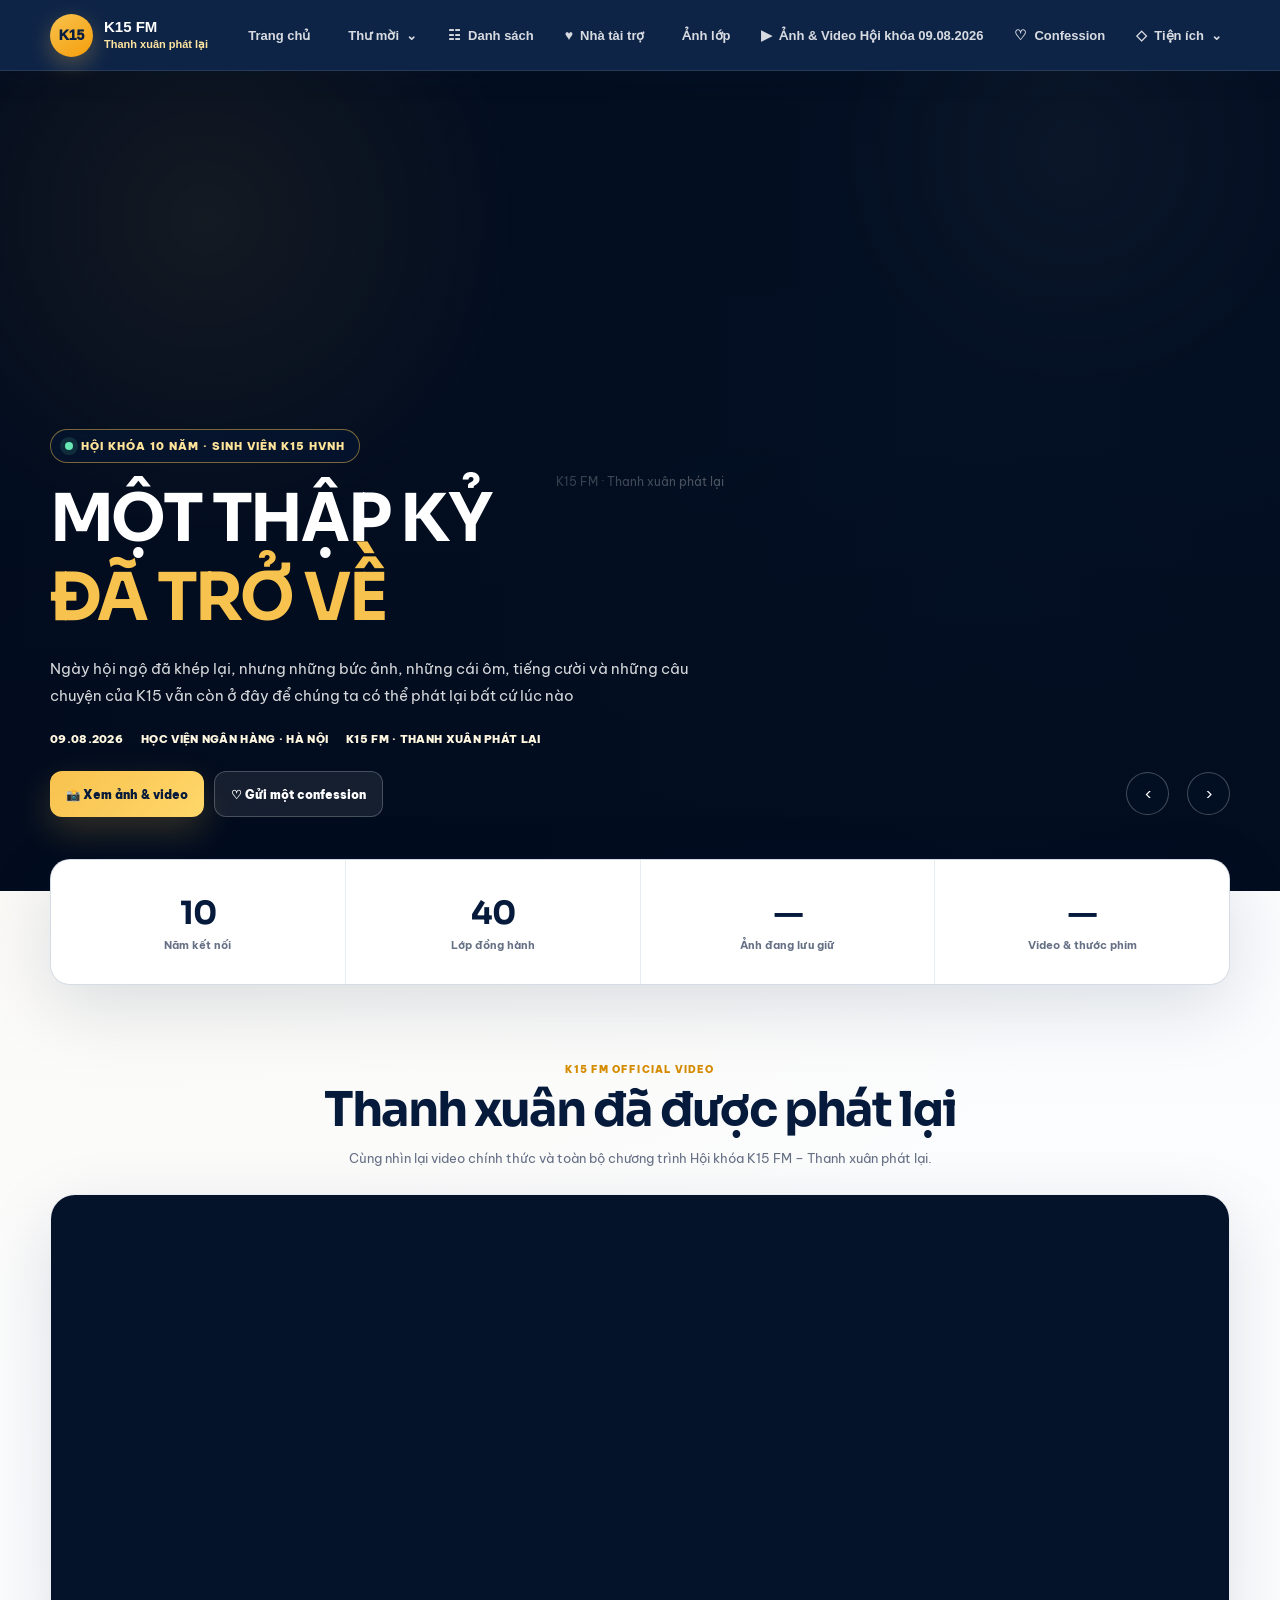
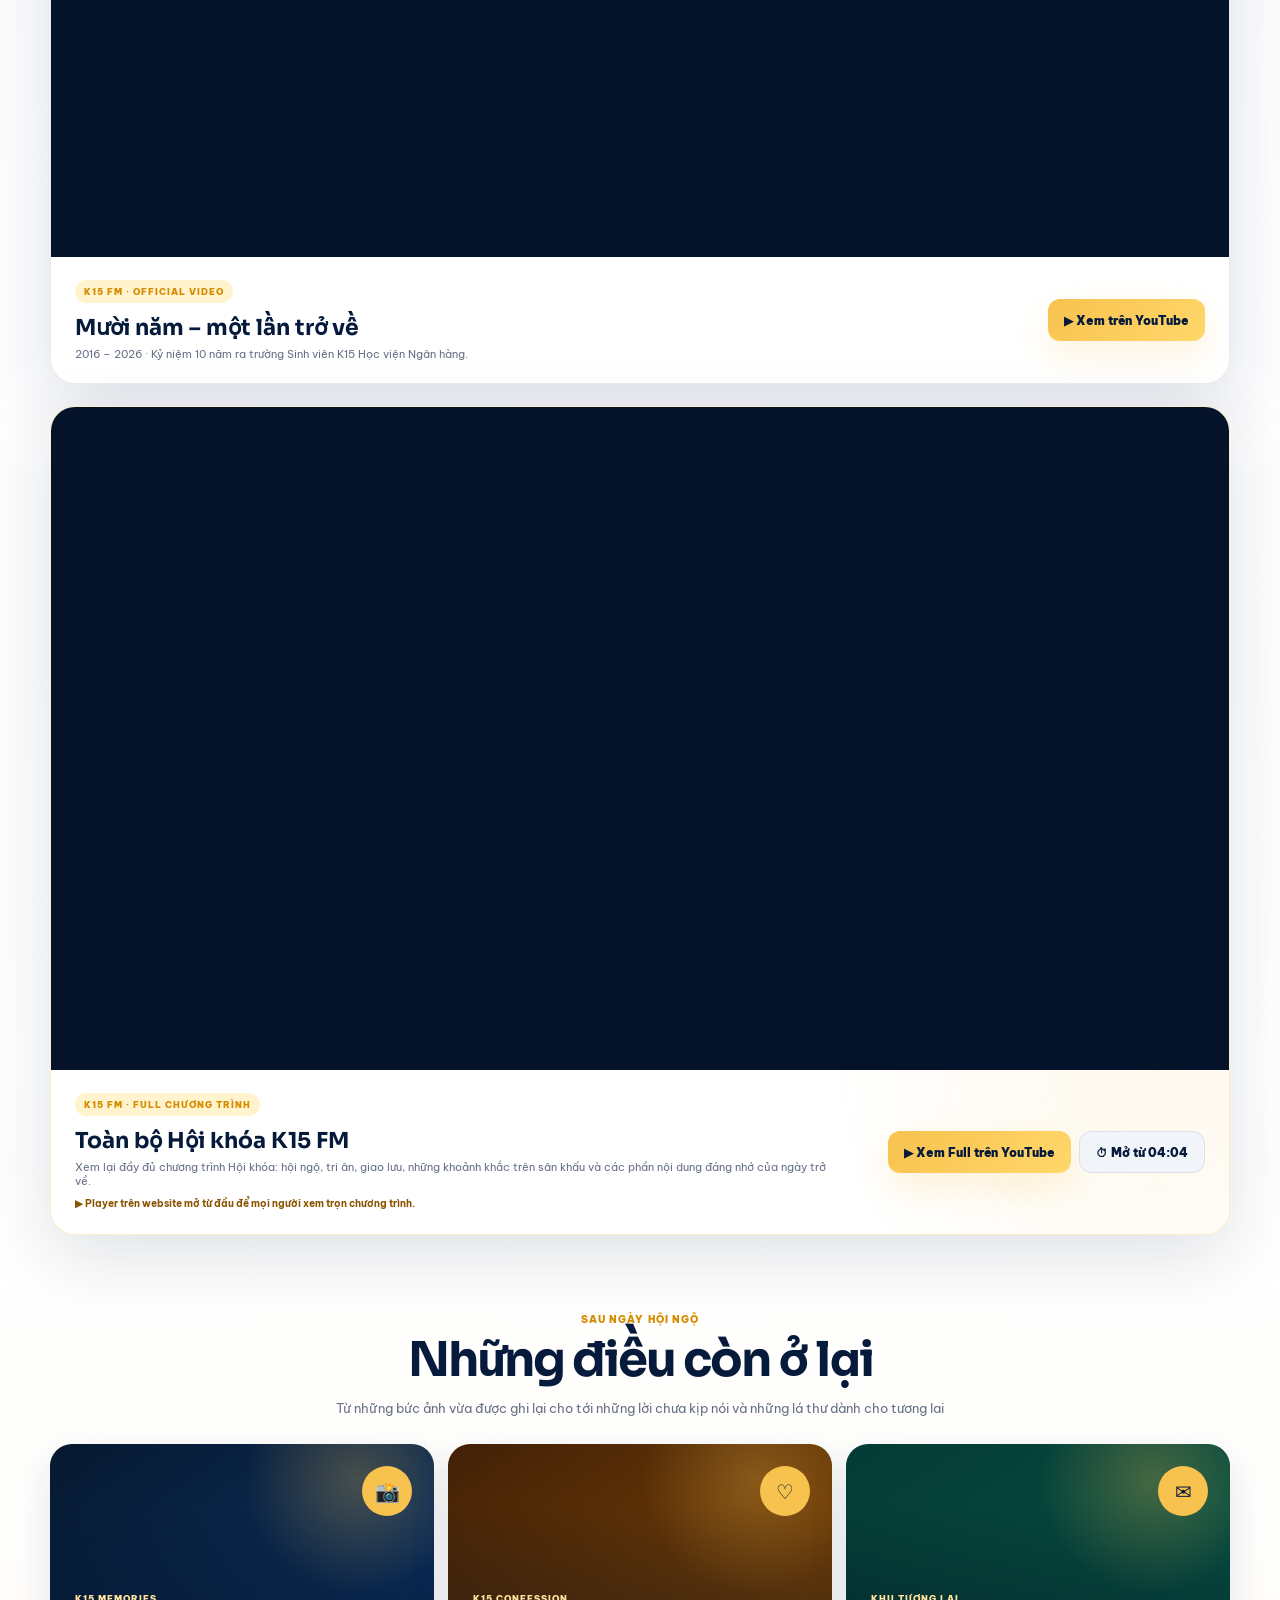
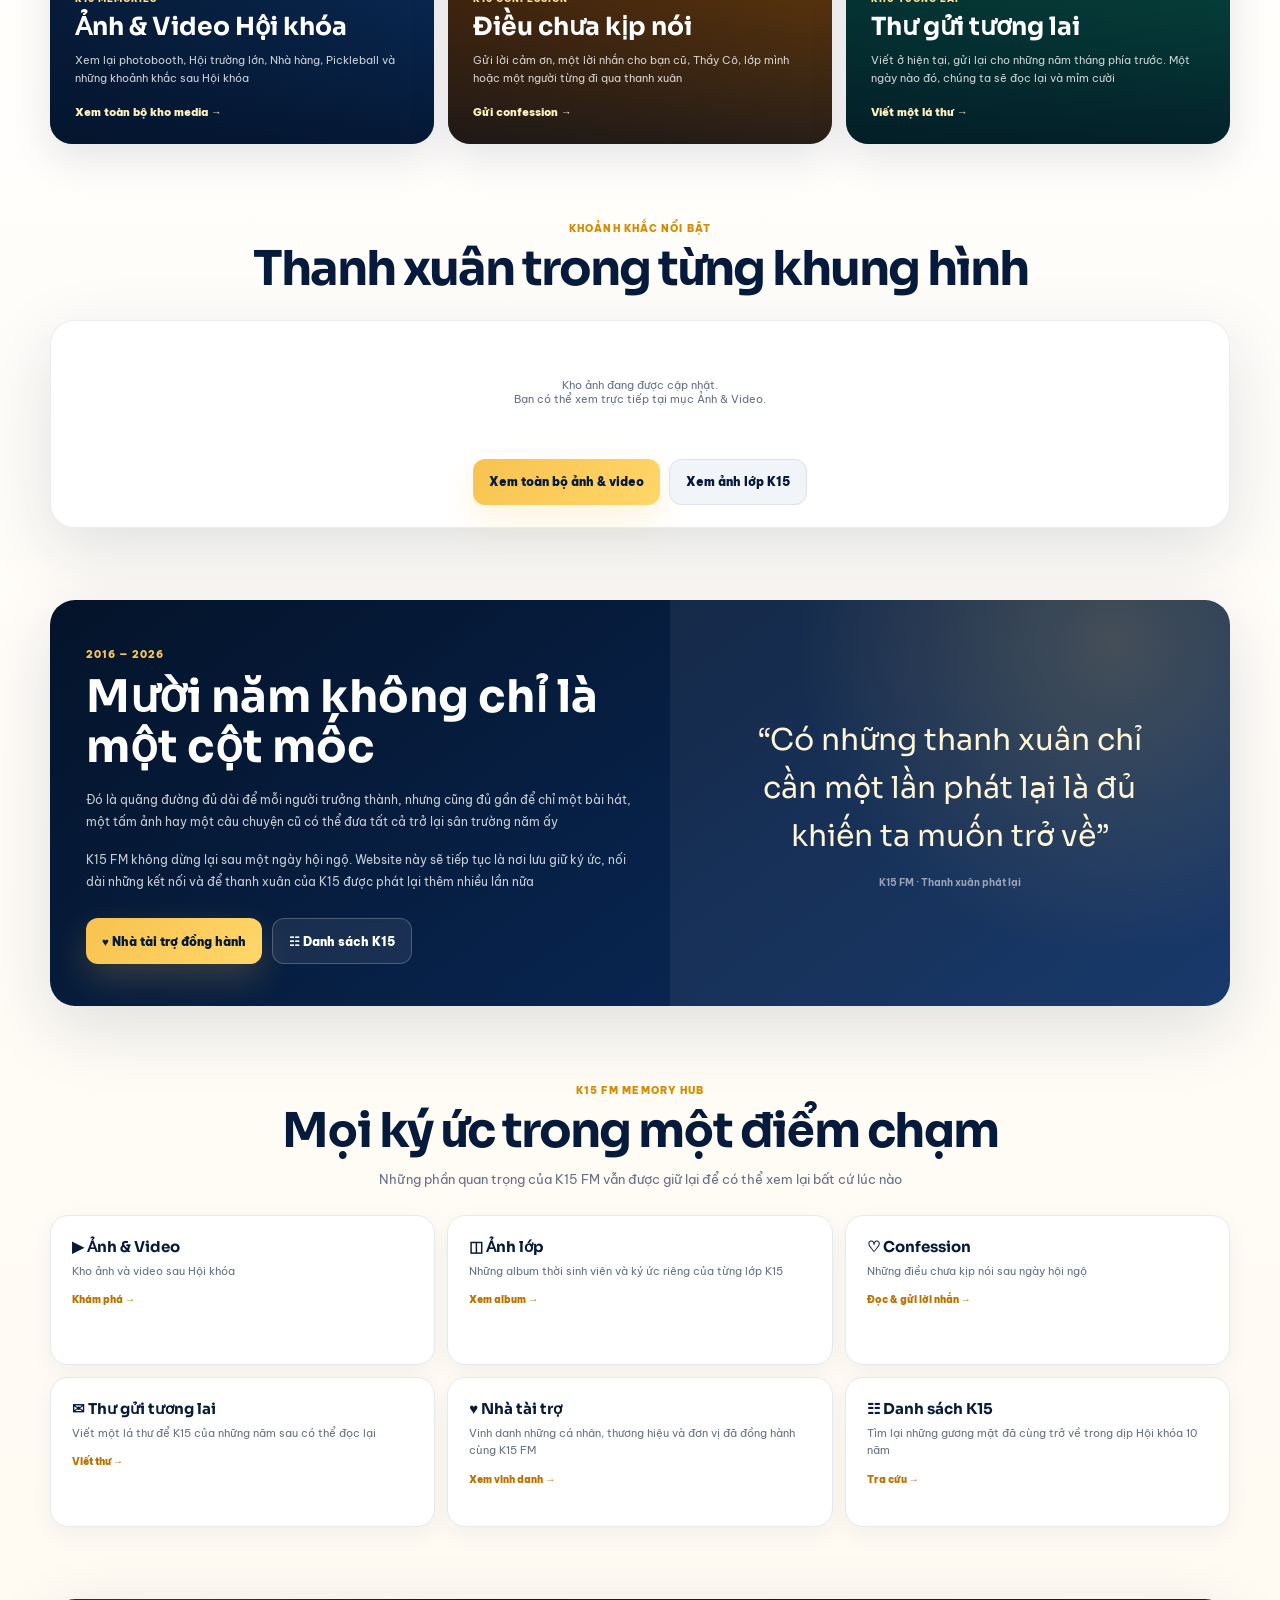
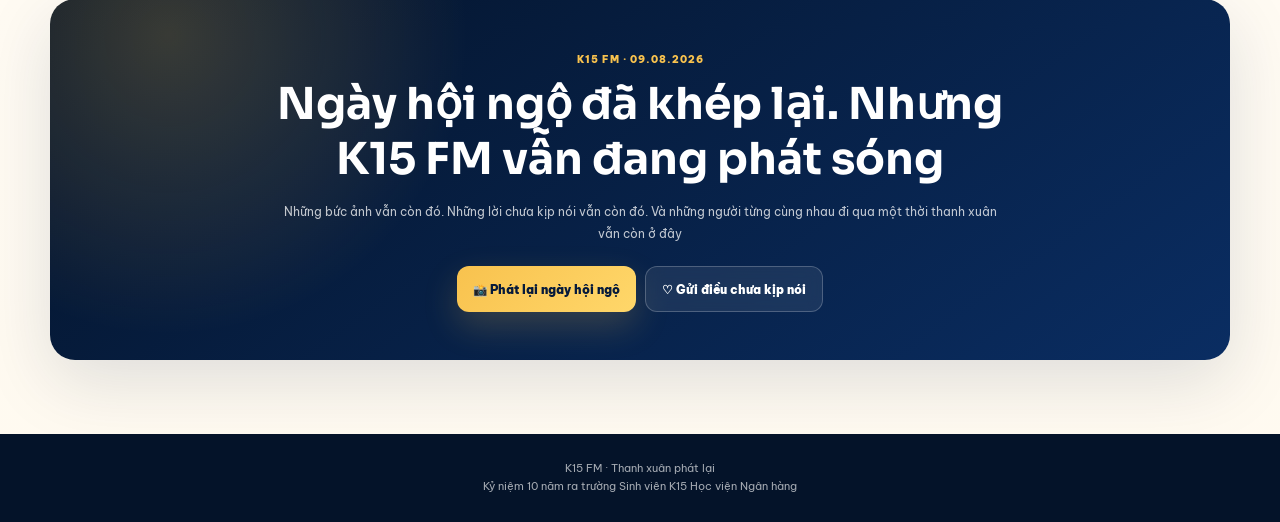
<file: index.html>
<!doctype html>
<html lang="vi">
<head>
<meta charset="utf-8">
<meta name="viewport" content="width=device-width,initial-scale=1,viewport-fit=cover">
<meta name="theme-color" content="#071d42">

<title>K15 FM – Thanh xuân phát lại | After Reunion</title>
<meta name="description" content="K15 FM – Thanh xuân phát lại. Nơi lưu giữ ảnh, video, những lời nhắn và ký ức sau Hội khóa 10 năm Sinh viên K15 Học viện Ngân hàng.">

<link rel="preconnect" href="https://fonts.googleapis.com">
<link rel="preconnect" href="https://fonts.gstatic.com" crossorigin>
<link href="https://fonts.googleapis.com/css2?family=Be+Vietnam+Pro:wght@400;500;600;700;800;900&family=Sora:wght@500;600;700;800&display=swap" rel="stylesheet">

<link rel="stylesheet" href="/assets/css/site-header.css?v=20260816-after-reunion-two-videos-final">

<style>
:root{
  --navy:#061a3b;
  --navy2:#0a2d62;
  --navy3:#123e7a;
  --gold:#f8c24e;
  --gold2:#ffd76a;
  --cream:#fff8e9;
  --text:#182230;
  --muted:#667085;
  --line:#e5e9f0;
  --shadow:0 22px 70px rgba(7,29,66,.13);
}

*{box-sizing:border-box}
html{scroll-behavior:smooth}
body{
  margin:0;
  color:var(--text);
  font-family:"Be Vietnam Pro","Segoe UI",Arial,sans-serif;
  background:
    radial-gradient(circle at 10% 0%,rgba(248,194,78,.10),transparent 26%),
    linear-gradient(180deg,#f8fafc 0%,#fff 50%,#fffaf0 100%);
  -webkit-font-smoothing:antialiased;
}
a{color:inherit}
button{font:inherit}
img{max-width:100%}
.shell{width:min(1180px,calc(100% - 28px));margin:auto}

/* HERO SLIDESHOW */
.hero{
  position:relative;
  min-height:min(820px,calc(100vh - 72px));
  overflow:hidden;
  display:flex;
  align-items:flex-end;
  color:#fff;
  background:#041329;
}
.hero-slides,
.hero-slide{
  position:absolute;
  inset:0;
}
.hero-slide{
  opacity:0;
  transform:scale(1.035);
  transition:opacity 1.1s ease,transform 6.5s ease;
  background-size:cover;
  background-position:center;
}
.hero-slide.active{
  opacity:1;
  transform:scale(1);
}
.hero-overlay{
  position:absolute;
  inset:0;
  z-index:2;
  background:
    linear-gradient(90deg,rgba(2,12,30,.90) 0%,rgba(2,12,30,.68) 42%,rgba(2,12,30,.20) 76%,rgba(2,12,30,.38) 100%),
    linear-gradient(180deg,rgba(0,0,0,.12),rgba(0,0,0,.10) 45%,rgba(2,12,30,.78) 100%);
}
.hero-noise{
  position:absolute;
  inset:0;
  z-index:3;
  pointer-events:none;
  opacity:.26;
  background:
    radial-gradient(circle at 16% 18%,rgba(248,194,78,.28),transparent 26%),
    radial-gradient(circle at 84% 10%,rgba(255,255,255,.12),transparent 20%);
}
.hero-content{
  position:relative;
  z-index:5;
  width:min(1180px,calc(100% - 28px));
  margin:0 auto;
  padding:110px 0 74px;
}
.hero-kicker{
  display:inline-flex;
  align-items:center;
  gap:8px;
  padding:9px 14px;
  border:1px solid rgba(248,194,78,.48);
  border-radius:999px;
  background:rgba(6,26,59,.44);
  color:#ffe49a;
  font-size:11px;
  font-weight:900;
  letter-spacing:1px;
  text-transform:uppercase;
  backdrop-filter:blur(8px);
}
.hero-kicker::before{
  content:"";
  width:8px;height:8px;
  border-radius:50%;
  background:#67e8b4;
  box-shadow:0 0 0 5px rgba(103,232,180,.12);
}
.hero-title{
  max-width:760px;
  margin:22px 0 0;
  font-family:"Sora","Be Vietnam Pro",sans-serif;
  font-size:clamp(38px,5.5vw,66px);
  line-height:1.02;
  letter-spacing:-3px;
  font-weight:700;
}
.hero-title span{
  display:block;
  margin-top:12px;
  color:var(--gold);
}
.hero-copy{
  max-width:680px;
  margin:23px 0 0;
  color:rgba(255,255,255,.84);
  font-size:15px;
  line-height:1.85;
}
.hero-date{
  display:flex;
  flex-wrap:wrap;
  gap:9px 18px;
  margin-top:22px;
  color:#fff7df;
  font-size:11px;
  font-weight:900;
  letter-spacing:.3px;
}
.hero-actions{
  display:flex;
  flex-wrap:wrap;
  gap:10px;
  margin-top:25px;
}
.btn{
  min-height:46px;
  padding:0 16px;
  display:inline-flex;
  align-items:center;
  justify-content:center;
  gap:8px;
  border:0;
  border-radius:12px;
  text-decoration:none;
  cursor:pointer;
  font-size:11.5px;
  font-weight:900;
}
.btn-gold{
  color:var(--navy);
  background:linear-gradient(135deg,var(--gold),var(--gold2));
  box-shadow:0 14px 35px rgba(248,194,78,.20);
}
.btn-glass{
  color:#fff;
  border:1px solid rgba(255,255,255,.22);
  background:rgba(255,255,255,.08);
  backdrop-filter:blur(8px);
}
.btn-secondary{
  color:var(--navy);
  background:#f1f4f8;
  border:1px solid #dce2ea;
}
.hero-controls{
  position:absolute;
  right:max(18px,calc((100vw - 1180px)/2));
  bottom:76px;
  z-index:6;
  display:flex;
  align-items:center;
  gap:9px;
}
.hero-arrow{
  width:43px;height:43px;
  display:grid;place-items:center;
  border:1px solid rgba(255,255,255,.25);
  border-radius:50%;
  background:rgba(4,19,41,.48);
  color:#fff;
  cursor:pointer;
  backdrop-filter:blur(8px);
}
.hero-dots{
  display:flex;
  align-items:center;
  gap:6px;
  max-width:220px;
  overflow:hidden;
}
.hero-dot{
  width:7px;height:7px;
  flex:0 0 7px;
  border:0;
  padding:0;
  border-radius:999px;
  background:rgba(255,255,255,.38);
  cursor:pointer;
}
.hero-dot.active{
  width:24px;
  flex-basis:24px;
  background:var(--gold);
}
.hero-loading{
  position:absolute;
  inset:0;
  display:grid;
  place-items:center;
  color:rgba(255,255,255,.7);
  font-size:12px;
}

/* STATS */
.stats-wrap{
  position:relative;
  z-index:10;
  margin-top:-32px;
}
.stats{
  display:grid;
  grid-template-columns:repeat(4,1fr);
  gap:1px;
  overflow:hidden;
  border:1px solid rgba(7,29,66,.08);
  border-radius:20px;
  background:#e8edf3;
  box-shadow:var(--shadow);
}
.stat{
  min-height:124px;
  padding:23px 20px;
  display:flex;
  flex-direction:column;
  justify-content:center;
  text-align:center;
  background:#fff;
}
.stat strong{
  color:var(--navy);
  font-family:"Sora",sans-serif;
  font-size:32px;
  letter-spacing:-1.5px;
}
.stat span{
  margin-top:5px;
  color:var(--muted);
  font-size:10.5px;
  font-weight:700;
}

/* GENERAL */
.section{padding:72px 0 0}
.section-head{text-align:center;margin-bottom:24px}
.section-head small{
  color:#d68c00;
  font-size:10px;
  font-weight:900;
  letter-spacing:1.1px;
  text-transform:uppercase;
}
.section-head h2{
  margin:7px 0 0;
  color:var(--navy);
  font-family:"Sora","Be Vietnam Pro",sans-serif;
  font-size:clamp(30px,4.6vw,48px);
  line-height:1.1;
  letter-spacing:-2px;
}
.section-head p{
  max-width:720px;
  margin:11px auto 0;
  color:var(--muted);
  font-size:12.5px;
  line-height:1.75;
}

/* OFFICIAL VIDEO */
.official-video{
  overflow:hidden;
  background:#fff;
  border:1px solid rgba(7,29,66,.08);
  border-radius:25px;
  box-shadow:var(--shadow);
}
.video-frame{
  position:relative;
  width:100%;
  aspect-ratio:16/9;
  overflow:hidden;
  background:#041329;
}
.video-frame iframe{
  position:absolute;
  inset:0;
  width:100%;
  height:100%;
  border:0;
}
.video-caption{
  padding:22px 24px;
  display:flex;
  align-items:center;
  justify-content:space-between;
  gap:20px;
}
.video-caption span{
  color:#d68c00;
  font-size:9px;
  font-weight:900;
  letter-spacing:1px;
}
.video-caption h3{
  margin:5px 0 0;
  color:var(--navy);
  font-family:"Sora",sans-serif;
  font-size:22px;
}
.video-caption p{
  margin:6px 0 0;
  color:var(--muted);
  font-size:10.5px;
}

/* MEMORY HUB */
.hub-grid{
  display:grid;
  grid-template-columns:repeat(3,1fr);
  gap:14px;
}
.hub-card{
  position:relative;
  overflow:hidden;
  min-height:300px;
  padding:25px;
  display:flex;
  flex-direction:column;
  justify-content:flex-end;
  border-radius:22px;
  text-decoration:none;
  color:#fff;
  box-shadow:0 14px 40px rgba(7,29,66,.11);
  isolation:isolate;
}
.hub-card::before{
  content:"";
  position:absolute;
  inset:0;
  z-index:-2;
  background:linear-gradient(145deg,#06182f,#0d3972);
}
.hub-card::after{
  content:"";
  position:absolute;
  inset:0;
  z-index:-1;
  background:
    radial-gradient(circle at 80% 12%,rgba(248,194,78,.26),transparent 28%),
    linear-gradient(180deg,transparent 20%,rgba(2,12,30,.72) 100%);
}
.hub-card:nth-child(2)::before{background:linear-gradient(145deg,#422006,#8a4d07)}
.hub-card:nth-child(3)::before{background:linear-gradient(145deg,#043a35,#075847)}
.hub-icon{
  position:absolute;
  top:22px;right:22px;
  width:50px;height:50px;
  display:grid;place-items:center;
  border-radius:50%;
  color:var(--navy);
  background:var(--gold);
  font-size:20px;
}
.hub-kicker{
  color:#ffe39d;
  font-size:9px;
  font-weight:900;
  letter-spacing:1px;
  text-transform:uppercase;
}
.hub-card h3{
  margin:7px 0 0;
  font-family:"Sora",sans-serif;
  font-size:25px;
}
.hub-card p{
  margin:9px 0 0;
  color:rgba(255,255,255,.80);
  font-size:11px;
  line-height:1.7;
}
.hub-link{
  margin-top:17px;
  font-size:10.5px;
  font-weight:900;
  color:#fff1bd;
}

/* FEATURED GALLERY */
.gallery-shell{
  padding:22px;
  background:#fff;
  border:1px solid rgba(7,29,66,.08);
  border-radius:24px;
  box-shadow:var(--shadow);
}
.featured-grid{
  display:grid;
  grid-template-columns:repeat(4,minmax(0,1fr));
  gap:10px;
}
.feature-photo{
  position:relative;
  overflow:hidden;
  aspect-ratio:4/3;
  border:0;
  padding:0;
  border-radius:14px;
  background:#edf2f7;
  cursor:pointer;
}
.feature-photo:nth-child(1),
.feature-photo:nth-child(6){
  grid-column:span 2;
}
.feature-photo img{
  width:100%;
  height:100%;
  display:block;
  object-fit:cover;
  transition:transform .28s ease;
}
.feature-photo:hover img{transform:scale(1.035)}
.feature-photo::after{
  content:"↗";
  position:absolute;
  right:10px;
  bottom:10px;
  width:30px;height:30px;
  display:grid;place-items:center;
  border-radius:50%;
  color:#fff;
  background:rgba(4,19,41,.70);
}
.gallery-empty{
  padding:35px 18px;
  text-align:center;
  color:var(--muted);
  font-size:11px;
}
.gallery-actions{
  display:flex;
  justify-content:center;
  gap:9px;
  flex-wrap:wrap;
  margin-top:18px;
}

/* STORY */
.story{
  overflow:hidden;
  display:grid;
  grid-template-columns:1.05fr .95fr;
  border-radius:25px;
  background:
    radial-gradient(circle at 90% 10%,rgba(248,194,78,.20),transparent 28%),
    linear-gradient(145deg,#041329,var(--navy2));
  box-shadow:var(--shadow);
}
.story-copy{padding:42px 36px}
.story-copy small{
  color:#f7c55a;
  font-size:10px;
  font-weight:900;
  letter-spacing:1px;
  text-transform:uppercase;
}
.story-copy h2{
  margin:10px 0 0;
  color:#fff;
  font-family:"Sora",sans-serif;
  font-size:clamp(30px,4vw,45px);
  line-height:1.12;
}
.story-copy p{
  margin:16px 0 0;
  color:rgba(255,255,255,.78);
  font-size:12px;
  line-height:1.85;
}
.story-quote{
  min-height:340px;
  padding:35px;
  display:flex;
  align-items:center;
  justify-content:center;
  text-align:center;
  background:rgba(255,255,255,.06);
}
.story-quote blockquote{
  max-width:390px;
  margin:0;
  color:#fff6d8;
  font-family:"Sora",sans-serif;
  font-size:clamp(20px,3vw,30px);
  line-height:1.6;
}
.story-quote span{
  display:block;
  margin-top:15px;
  color:rgba(255,255,255,.55);
  font-family:"Be Vietnam Pro",sans-serif;
  font-size:10px;
  font-weight:700;
}

/* DISCOVER */
.discover-grid{
  display:grid;
  grid-template-columns:repeat(3,1fr);
  gap:12px;
}
.discover-card{
  min-height:150px;
  padding:21px;
  border:1px solid var(--line);
  border-radius:18px;
  background:#fff;
  text-decoration:none;
  box-shadow:0 8px 25px rgba(7,29,66,.05);
}
.discover-card b{
  display:block;
  color:var(--navy);
  font-family:"Sora",sans-serif;
  font-size:15px;
}
.discover-card p{
  margin:7px 0 0;
  color:var(--muted);
  font-size:10.5px;
  line-height:1.65;
}
.discover-card span{
  display:block;
  margin-top:13px;
  color:#b87300;
  font-size:10px;
  font-weight:900;
}

/* END CTA */
.end-cta{
  margin:72px 0 74px;
  padding:48px 26px;
  text-align:center;
  border-radius:25px;
  color:#fff;
  background:
    radial-gradient(circle at 10% 10%,rgba(248,194,78,.21),transparent 27%),
    linear-gradient(145deg,#041329,var(--navy2));
  box-shadow:var(--shadow);
}
.end-cta small{
  color:#f8c24e;
  font-size:10px;
  font-weight:900;
  letter-spacing:1px;
  text-transform:uppercase;
}
.end-cta h2{
  max-width:800px;
  margin:10px auto 0;
  font-family:"Sora",sans-serif;
  font-size:clamp(28px,4vw,44px);
  line-height:1.25;
}
.end-cta p{
  max-width:720px;
  margin:14px auto 0;
  color:rgba(255,255,255,.75);
  font-size:12px;
  line-height:1.8;
}
.end-actions{
  display:flex;
  justify-content:center;
  flex-wrap:wrap;
  gap:9px;
  margin-top:22px;
}

/* LIGHTBOX */
.lightbox{
  position:fixed;
  inset:0;
  z-index:99999;
  display:none;
  align-items:center;
  justify-content:center;
  padding:20px;
  background:rgba(2,10,24,.94);
}
.lightbox.open{display:flex}
.lightbox img{
  width:min(1100px,92vw);
  max-height:84vh;
  object-fit:contain;
  border-radius:14px;
  background:#08162d;
}
.lb-close{
  position:fixed;
  top:18px;right:18px;
  width:44px;height:44px;
  border:1px solid rgba(255,255,255,.22);
  border-radius:50%;
  color:#fff;
  background:rgba(255,255,255,.10);
  font-size:24px;
  cursor:pointer;
}

/* FOOTER */
.footer{
  padding:26px 18px;
  text-align:center;
  color:rgba(255,255,255,.64);
  background:#041329;
  font-size:10.5px;
  line-height:1.7;
}

/* LOADING SHIMMER */
.shimmer{
  position:relative;
  overflow:hidden;
  background:#e8edf3;
}
.shimmer::after{
  content:"";
  position:absolute;
  inset:0;
  transform:translateX(-100%);
  background:linear-gradient(90deg,transparent,rgba(255,255,255,.55),transparent);
  animation:shimmer 1.4s infinite;
}
@keyframes shimmer{100%{transform:translateX(100%)}}

/* RESPONSIVE */
@media(max-width:980px){
  .stats{grid-template-columns:repeat(2,1fr)}
  .hub-grid,.discover-grid{grid-template-columns:1fr 1fr}
  .story{grid-template-columns:1fr}
  .featured-grid{grid-template-columns:repeat(3,1fr)}
}
@media(max-width:700px){
  .hero{
    min-height:760px;
    align-items:flex-end;
  }
  .hero-overlay{
    background:
      linear-gradient(180deg,rgba(2,12,30,.20),rgba(2,12,30,.62) 48%,rgba(2,12,30,.94) 100%);
  }
  .hero-content{padding-bottom:115px}
 .hero-title{
  font-size:clamp(34px,10.5vw,48px);
  line-height:1.04;
  letter-spacing:-2px;
}
  .hero-controls{
    left:14px;
    right:14px;
    bottom:54px;
    justify-content:center;
  }
  .stats-wrap{margin-top:-22px}
  .hub-grid,.discover-grid{grid-template-columns:1fr}
  .featured-grid{grid-template-columns:repeat(2,1fr);gap:7px}
  .feature-photo:nth-child(1),
  .feature-photo:nth-child(6){grid-column:span 1}
  .video-caption{
    align-items:flex-start;
    flex-direction:column;
  }
  .video-caption .btn{width:100%}
  .story-copy{padding:30px 22px}
  .story-quote{min-height:260px;padding:25px 20px}
}

/* =====================================================
   HOME FEATURED VIDEOS - OFFICIAL + FULL EVENT
===================================================== */
.home-video-list{
  display:grid;
  grid-template-columns:1fr;
  gap:22px
}

.official-video--full{
  border-color:rgba(248,194,78,.30)
}

.official-video--full .video-caption{
  background:
    radial-gradient(circle at 94% 0%,rgba(248,194,78,.10),transparent 30%),
    #fff
}

.video-badge{
  display:inline-flex;
  width:fit-content;
  margin-bottom:6px;
  padding:6px 9px;
  border-radius:999px;
  background:#fff4ce;
  color:#8a5300;
  font-size:9px;
  font-weight:900;
  letter-spacing:.8px;
  text-transform:uppercase
}

.video-caption-copy{
  max-width:760px
}

.video-caption .video-actions{
  display:flex;
  flex-wrap:wrap;
  gap:8px;
  flex-shrink:0
}

.video-caption .video-actions .btn{
  min-height:42px
}

.video-note{
  margin-top:8px;
  color:#8a5300;
  font-size:10px;
  line-height:1.65;
  font-weight:700
}

@media(max-width:700px){
  .home-video-list{
    gap:18px
  }

  .video-caption .video-actions{
    width:100%;
    display:grid;
    grid-template-columns:1fr;
  }

  .video-caption .video-actions .btn{
    width:100%;
  }
}

</style>
</head>

<body>

<div id="k15-site-header"></div>

<header class="hero" id="top">
  <div class="hero-slides" id="heroSlides">
    <div class="hero-loading" id="heroLoading">
      Đang tải những khoảnh khắc K15 FM...
    </div>
  </div>

  <div class="hero-overlay"></div>
  <div class="hero-noise"></div>

  <div class="hero-content">
    <div class="hero-kicker">
      Hội khóa 10 năm · Sinh viên K15 HVNH
    </div>

    <h1 class="hero-title">
      MỘT THẬP KỶ
      <span>ĐÃ TRỞ VỀ</span>
    </h1>

    <p class="hero-copy">
      Ngày hội ngộ đã khép lại, nhưng những bức ảnh, những cái ôm,
      tiếng cười và những câu chuyện của K15 vẫn còn ở đây để chúng ta
      có thể phát lại bất cứ lúc nào
    </p>

    <div class="hero-date">
      <span>09.08.2026</span>
      <span>HỌC VIỆN NGÂN HÀNG · HÀ NỘI</span>
      <span>K15 FM · THANH XUÂN PHÁT LẠI</span>
    </div>

    <div class="hero-actions">
      <a class="btn btn-gold" href="/media/">📸 Xem ảnh & video</a>
      <a class="btn btn-glass" href="/confession/">♡ Gửi một confession</a>
    </div>
  </div>

  <div class="hero-controls" id="heroControls" hidden>
    <button class="hero-arrow" id="heroPrev" type="button" aria-label="Ảnh trước">‹</button>
    <div class="hero-dots" id="heroDots"></div>
    <button class="hero-arrow" id="heroNext" type="button" aria-label="Ảnh tiếp">›</button>
  </div>
</header>

<div class="stats-wrap shell">
  <section class="stats">
    <div class="stat">
      <strong>10</strong>
      <span>Năm kết nối</span>
    </div>

    <div class="stat">
      <strong>40</strong>
      <span>Lớp đồng hành</span>
    </div>

    <div class="stat">
      <strong id="homePhotoCount">—</strong>
      <span>Ảnh đang lưu giữ</span>
    </div>

    <div class="stat">
      <strong id="homeVideoCount">—</strong>
      <span>Video & thước phim</span>
    </div>
  </section>
</div>

<main class="shell">

  <section class="section">

    <div class="section-head">
      <small>K15 FM Official Video</small>
      <h2>Thanh xuân đã được phát lại</h2>
      <p>
        Cùng nhìn lại video chính thức và toàn bộ chương trình Hội khóa
        K15 FM – Thanh xuân phát lại.
      </p>
    </div>

    <div class="home-video-list">

      <!-- VIDEO 1: OFFICIAL VIDEO -->
      <div class="official-video">

        <div class="video-frame">
          <iframe
            src="https://www.youtube.com/embed/guJE7Yr61AA?rel=0"
            title="K15 FM – Thanh xuân phát lại | Official Video"
            loading="lazy"
            allow="accelerometer; autoplay; clipboard-write; encrypted-media; gyroscope; picture-in-picture; web-share"
            referrerpolicy="strict-origin-when-cross-origin"
            allowfullscreen>
          </iframe>
        </div>

        <div class="video-caption">

          <div class="video-caption-copy">

            <span class="video-badge">
              K15 FM · OFFICIAL VIDEO
            </span>

            <h3>Mười năm – một lần trở về</h3>

            <p>
              2016 – 2026 · Kỷ niệm 10 năm ra trường
              Sinh viên K15 Học viện Ngân hàng.
            </p>

          </div>

          <div class="video-actions">

            <a
              class="btn btn-gold"
              href="https://youtu.be/guJE7Yr61AA"
              target="_blank"
              rel="noopener">
              ▶ Xem trên YouTube
            </a>

          </div>

        </div>

      </div>


      <!-- VIDEO 2: FULL HỘI KHÓA -->
      <div class="official-video official-video--full">

        <div class="video-frame">
          <iframe
            src="https://www.youtube.com/embed/-KliLvrE3yc?rel=0"
            title="K15 FM – Thanh xuân phát lại | Full Hội khóa"
            loading="lazy"
            allow="accelerometer; autoplay; clipboard-write; encrypted-media; gyroscope; picture-in-picture; web-share"
            referrerpolicy="strict-origin-when-cross-origin"
            allowfullscreen>
          </iframe>
        </div>

        <div class="video-caption">

          <div class="video-caption-copy">

            <span class="video-badge">
              K15 FM · FULL CHƯƠNG TRÌNH
            </span>

            <h3>Toàn bộ Hội khóa K15 FM</h3>

            <p>
              Xem lại đầy đủ chương trình Hội khóa:
              hội ngộ, tri ân, giao lưu, những khoảnh khắc trên sân khấu
              và các phần nội dung đáng nhớ của ngày trở về.
            </p>

            <div class="video-note">
              ▶ Player trên website mở từ đầu để mọi người xem trọn chương trình.
            </div>

          </div>

          <div class="video-actions">

            <a
              class="btn btn-gold"
              href="https://www.youtube.com/watch?v=-KliLvrE3yc"
              target="_blank"
              rel="noopener">
              ▶ Xem Full trên YouTube
            </a>

            <a
              class="btn btn-secondary"
              href="https://www.youtube.com/watch?v=-KliLvrE3yc&t=244s"
              target="_blank"
              rel="noopener">
              ⏱ Mở từ 04:04
            </a>

          </div>

        </div>

      </div>

    </div>

  </section>

  <section class="section">
    <div class="section-head">
      <small>Sau ngày hội ngộ</small>
      <h2>Những điều còn ở lại</h2>
      <p>
        Từ những bức ảnh vừa được ghi lại cho tới những lời chưa kịp nói
        và những lá thư dành cho tương lai
      </p>
    </div>

    <div class="hub-grid">

      <a class="hub-card" href="/media/">
        <div class="hub-icon">📸</div>
        <div class="hub-kicker">K15 Memories</div>
        <h3>Ảnh & Video Hội khóa</h3>
        <p>
          Xem lại photobooth, Hội trường lớn, Nhà hàng, Pickleball
          và những khoảnh khắc sau Hội khóa
        </p>
        <div class="hub-link">Xem toàn bộ kho media →</div>
      </a>

      <a class="hub-card" href="/confession/">
        <div class="hub-icon">♡</div>
        <div class="hub-kicker">K15 Confession</div>
        <h3>Điều chưa kịp nói</h3>
        <p>
          Gửi lời cảm ơn, một lời nhắn cho bạn cũ, Thầy Cô,
          lớp mình hoặc một người từng đi qua thanh xuân
        </p>
        <div class="hub-link">Gửi confession →</div>
      </a>

      <a class="hub-card" href="/tuonglai/">
        <div class="hub-icon">✉</div>
        <div class="hub-kicker">Khu Tương Lai</div>
        <h3>Thư gửi tương lai</h3>
        <p>
          Viết ở hiện tại, gửi lại cho những năm tháng phía trước.
          Một ngày nào đó, chúng ta sẽ đọc lại và mỉm cười
        </p>
        <div class="hub-link">Viết một lá thư →</div>
      </a>

    </div>
  </section>

  <section class="section">
    <div class="section-head">
      <small>Khoảnh khắc nổi bật</small>
      <h2>Thanh xuân trong từng khung hình</h2>
      <p>
      </p>
    </div>

    <div class="gallery-shell">
      <div class="featured-grid" id="featuredGrid">
        <div class="feature-photo shimmer"></div>
        <div class="feature-photo shimmer"></div>
        <div class="feature-photo shimmer"></div>
        <div class="feature-photo shimmer"></div>
        <div class="feature-photo shimmer"></div>
        <div class="feature-photo shimmer"></div>
        <div class="feature-photo shimmer"></div>
        <div class="feature-photo shimmer"></div>
      </div>

      <div class="gallery-actions">
        <a class="btn btn-gold" href="/media/">Xem toàn bộ ảnh & video</a>
        <a class="btn btn-secondary" href="/gallery/">Xem ảnh lớp K15</a>
      </div>
    </div>
  </section>

  <section class="section">
    <div class="story">
      <div class="story-copy">
        <small>2016 — 2026</small>
        <h2>Mười năm không chỉ là một cột mốc</h2>

        <p>
          Đó là quãng đường đủ dài để mỗi người trưởng thành,
          nhưng cũng đủ gần để chỉ một bài hát, một tấm ảnh
          hay một câu chuyện cũ có thể đưa tất cả trở lại sân trường năm ấy
        </p>

        <p>
          K15 FM không dừng lại sau một ngày hội ngộ.
          Website này sẽ tiếp tục là nơi lưu giữ ký ức, nối dài những kết nối
          và để thanh xuân của K15 được phát lại thêm nhiều lần nữa
        </p>

        <div class="hero-actions">
          <a class="btn btn-gold" href="/nhataitro/">♥ Nhà tài trợ đồng hành</a>
          <a class="btn btn-glass" href="/danhsach/">☷ Danh sách K15</a>
        </div>
      </div>

      <div class="story-quote">
        <blockquote>
          “Có những thanh xuân chỉ cần một lần phát lại
          là đủ khiến ta muốn trở về”
          <span>K15 FM · Thanh xuân phát lại</span>
        </blockquote>
      </div>
    </div>
  </section>

  <section class="section">
    <div class="section-head">
      <small>K15 FM Memory Hub</small>
      <h2>Mọi ký ức trong một điểm chạm</h2>
      <p>
        Những phần quan trọng của K15 FM vẫn được giữ lại để có thể xem lại bất cứ lúc nào
      </p>
    </div>

    <div class="discover-grid">

      <a class="discover-card" href="/media/">
        <b>▶ Ảnh & Video</b>
        <p>Kho ảnh và video sau Hội khóa</p>
        <span>Khám phá →</span>
      </a>

      <a class="discover-card" href="/gallery/">
        <b>◫ Ảnh lớp</b>
        <p>Những album thời sinh viên và ký ức riêng của từng lớp K15</p>
        <span>Xem album →</span>
      </a>

      <a class="discover-card" href="/confession/">
        <b>♡ Confession</b>
        <p>Những điều chưa kịp nói sau ngày hội ngộ</p>
        <span>Đọc & gửi lời nhắn →</span>
      </a>

      <a class="discover-card" href="/tuonglai/">
        <b>✉ Thư gửi tương lai</b>
        <p>Viết một lá thư để K15 của những năm sau có thể đọc lại</p>
        <span>Viết thư →</span>
      </a>

      <a class="discover-card" href="/nhataitro/">
        <b>♥ Nhà tài trợ</b>
        <p>Vinh danh những cá nhân, thương hiệu và đơn vị đã đồng hành cùng K15 FM</p>
        <span>Xem vinh danh →</span>
      </a>

      <a class="discover-card" href="/danhsach/">
        <b>☷ Danh sách K15</b>
        <p>Tìm lại những gương mặt đã cùng trở về trong dịp Hội khóa 10 năm</p>
        <span>Tra cứu →</span>
      </a>

    </div>
  </section>

  <section class="end-cta">
    <small>K15 FM · 09.08.2026</small>

    <h2>
      Ngày hội ngộ đã khép lại.
      Nhưng K15 FM vẫn đang phát sóng
    </h2>

    <p>
      Những bức ảnh vẫn còn đó. Những lời chưa kịp nói vẫn còn đó.
      Và những người từng cùng nhau đi qua một thời thanh xuân vẫn còn ở đây
    </p>

    <div class="end-actions">
      <a class="btn btn-gold" href="/media/">📸 Phát lại ngày hội ngộ</a>
      <a class="btn btn-glass" href="/confession/">♡ Gửi điều chưa kịp nói</a>
    </div>
  </section>

</main>

<div class="lightbox" id="homeLightbox" aria-hidden="true">
  <button class="lb-close" id="homeLightboxClose" type="button" aria-label="Đóng">×</button>
  <img id="homeLightboxImage" alt="Khoảnh khắc K15 FM">
</div>

<footer class="footer">
  K15 FM · Thanh xuân phát lại<br>
  Kỷ niệm 10 năm ra trường Sinh viên K15 Học viện Ngân hàng
</footer>

<script src="/assets/js/site-header.js?v=20260816-after-reunion-two-videos-final"></script>

<script>
const MEDIA_API_URL =
  "https://script.google.com/macros/s/AKfycbxKK68exvmpy4ob1GXF4E42FMfalVzap3R2HwNi8zj_ZQttF9NHY6UVk4EtzqWRIe8b/exec";

const HERO_MAX = 10;
const FEATURED_MAX = 8;
const HERO_INTERVAL = 5200;

let allImages = [];
let heroImages = [];
let featuredImages = [];
let heroIndex = 0;
let heroTimer = null;

function escapeHtml(value){
  return String(value == null ? "" : value)
    .replace(/&/g,"&amp;")
    .replace(/</g,"&lt;")
    .replace(/>/g,"&gt;")
    .replace(/"/g,"&quot;")
    .replace(/'/g,"&#039;");
}

function normalizeItem(item,folderName){
  const id = String(item.id || "").trim();
  const type = String(item.type || "").toLowerCase();

  return {
    id:id,
    name:String(item.name || "K15 FM"),
    type:type,
    folderName:String(folderName || ""),
    thumbnail:
      item.thumbnail ||
      (
        type === "image"
          ? "https://drive.google.com/thumbnail?id=" +
            encodeURIComponent(id) +
            "&sz=w1600"
          : ""
      ),
    hero:
      "https://drive.google.com/thumbnail?id=" +
      encodeURIComponent(id) +
      "&sz=w2400",
    large:
      "https://drive.google.com/thumbnail?id=" +
      encodeURIComponent(id) +
      "&sz=w2000"
  };
}

function flattenFolder(folder,collector){
  const own =
    Array.isArray(folder.ownItems)
      ? folder.ownItems
      : [];

  own.forEach(function(item){
    if(String(item.type || "").toLowerCase() === "image"){
      collector.push(
        normalizeItem(item,folder.name)
      );
    }
  });

  const children =
    Array.isArray(folder.subfolders)
      ? folder.subfolders
      : [];

  children.forEach(function(child){
    flattenFolder(child,collector);
  });
}

function dedupeImages(items){
  const seen = new Set();

  return items.filter(function(item){
    if(!item.id || seen.has(item.id)){
      return false;
    }

    seen.add(item.id);
    return true;
  });
}

function scoreImage(item){
  const text =
    (item.folderName + " " + item.name)
      .toLowerCase();

  let score = 0;

  if(text.includes("hội trường")) score += 40;
  if(text.includes("hoi truong")) score += 40;
  if(text.includes("nhà hàng")) score += 35;
  if(text.includes("nha hang")) score += 35;
  if(text.includes("photobooth")) score += 30;
  if(text.includes("check in")) score += 25;
  if(text.includes("check-in")) score += 25;
  if(text.includes("back chính")) score += 22;
  if(text.includes("pickle")) score += 18;

  return score;
}

function chooseHeroImages(items){
  return items
    .map(function(item,index){
      return {
        item:item,
        originalIndex:index,
        score:scoreImage(item)
      };
    })
    .sort(function(a,b){
      if(b.score !== a.score){
        return b.score - a.score;
      }

      return a.originalIndex - b.originalIndex;
    })
    .slice(0,HERO_MAX)
    .map(function(entry){
      return entry.item;
    });
}

async function loadHomeMedia(){
  try{
    const response =
      await fetch(
        MEDIA_API_URL +
        "?t=" +
        Date.now(),
        {cache:"no-store"}
      );

    if(!response.ok){
      throw new Error(
        "HTTP " + response.status
      );
    }

    const data =
      await response.json();

    if(
      !data ||
      data.success !== true ||
      !Array.isArray(data.categories)
    ){
      throw new Error(
        data && data.error
          ? data.error
          : "Media API không trả về dữ liệu hợp lệ"
      );
    }

    const images = [];

    data.categories.forEach(function(category){
      flattenFolder(category,images);
    });

    allImages =
      dedupeImages(images);

    heroImages =
      chooseHeroImages(allImages);

    featuredImages =
      allImages.slice(0,FEATURED_MAX);

    renderHero();
    renderFeatured();

    const totalPhotos =
      allImages.length;

    let totalVideos = 0;

    function countVideos(folder){
      const own =
        Array.isArray(folder.ownItems)
          ? folder.ownItems
          : [];

      totalVideos +=
        own.filter(function(item){
          return String(item.type || "").toLowerCase() === "video";
        }).length;

      const children =
        Array.isArray(folder.subfolders)
          ? folder.subfolders
          : [];

      children.forEach(countVideos);
    }

    data.categories.forEach(countVideos);

    document.getElementById("homePhotoCount").textContent =
      totalPhotos.toLocaleString("vi-VN");

    document.getElementById("homeVideoCount").textContent =
      totalVideos.toLocaleString("vi-VN");

  }catch(error){
    console.error("Homepage media error:",error);

    document.getElementById("heroLoading").textContent =
      "K15 FM · Thanh xuân phát lại";

    document.getElementById("featuredGrid").innerHTML =
      `
        <div class="gallery-empty" style="grid-column:1/-1">
          Kho ảnh đang được cập nhật.
          <br>
          Bạn có thể xem trực tiếp tại mục Ảnh & Video.
        </div>
      `;

    document.getElementById("homePhotoCount").textContent = "—";
    document.getElementById("homeVideoCount").textContent = "—";
  }
}

function renderHero(){
  const root =
    document.getElementById("heroSlides");

  const controls =
    document.getElementById("heroControls");

  const dots =
    document.getElementById("heroDots");

  if(!heroImages.length){
    root.innerHTML = "";
    controls.hidden = true;
    return;
  }

  root.innerHTML =
    heroImages
      .map(function(item,index){
        return `
          <div
            class="hero-slide ${index === 0 ? "active" : ""}"
            data-index="${index}"
            style="background-image:url('${escapeHtml(item.hero)}')"
            aria-hidden="${index === 0 ? "false" : "true"}"
          ></div>
        `;
      })
      .join("");

  dots.innerHTML =
    heroImages
      .map(function(_,index){
        return `
          <button
            class="hero-dot ${index === 0 ? "active" : ""}"
            type="button"
            data-hero-dot="${index}"
            aria-label="Xem ảnh ${index + 1}"
          ></button>
        `;
      })
      .join("");

  controls.hidden =
    heroImages.length <= 1;

  dots
    .querySelectorAll("[data-hero-dot]")
    .forEach(function(button){
      button.addEventListener(
        "click",
        function(){
          showHeroSlide(
            Number(button.dataset.heroDot)
          );
          restartHeroTimer();
        }
      );
    });

  restartHeroTimer();
}

function showHeroSlide(index){
  if(!heroImages.length){
    return;
  }

  heroIndex =
    (
      index +
      heroImages.length
    ) %
    heroImages.length;

  document
    .querySelectorAll(".hero-slide")
    .forEach(function(slide,i){
      const active =
        i === heroIndex;

      slide.classList.toggle(
        "active",
        active
      );

      slide.setAttribute(
        "aria-hidden",
        active ? "false" : "true"
      );
    });

  document
    .querySelectorAll(".hero-dot")
    .forEach(function(dot,i){
      dot.classList.toggle(
        "active",
        i === heroIndex
      );
    });
}

function restartHeroTimer(){
  clearInterval(heroTimer);

  if(heroImages.length <= 1){
    return;
  }

  heroTimer =
    setInterval(
      function(){
        showHeroSlide(
          heroIndex + 1
        );
      },
      HERO_INTERVAL
    );
}

document
  .getElementById("heroPrev")
  .addEventListener(
    "click",
    function(){
      showHeroSlide(
        heroIndex - 1
      );
      restartHeroTimer();
    }
  );

document
  .getElementById("heroNext")
  .addEventListener(
    "click",
    function(){
      showHeroSlide(
        heroIndex + 1
      );
      restartHeroTimer();
    }
  );

function renderFeatured(){
  const grid =
    document.getElementById("featuredGrid");

  if(!featuredImages.length){
    grid.innerHTML =
      `
        <div class="gallery-empty" style="grid-column:1/-1">
          Kho ảnh đang được cập nhật.
        </div>
      `;
    return;
  }

  grid.innerHTML =
    featuredImages
      .map(function(item,index){
        return `
          <button
            class="feature-photo"
            type="button"
            data-feature-index="${index}"
            aria-label="Xem ${escapeHtml(item.name)}"
          >
            <img
              src="${escapeHtml(item.thumbnail)}"
              alt="${escapeHtml(item.name)}"
              loading="lazy"
              decoding="async"
            >
          </button>
        `;
      })
      .join("");

  grid
    .querySelectorAll(".feature-photo")
    .forEach(function(button){
      button.addEventListener(
        "click",
        function(){
          const item =
            featuredImages[
              Number(
                button.dataset.featureIndex
              )
            ];

          if(item){
            openHomeLightbox(item);
          }
        }
      );
    });
}

const homeLightbox =
  document.getElementById("homeLightbox");

const homeLightboxImage =
  document.getElementById("homeLightboxImage");

function openHomeLightbox(item){
  homeLightboxImage.src =
    item.large;

  homeLightboxImage.alt =
    item.name;

  homeLightbox.classList.add(
    "open"
  );

  homeLightbox.setAttribute(
    "aria-hidden",
    "false"
  );

  document.body.style.overflow =
    "hidden";
}

function closeHomeLightbox(){
  homeLightbox.classList.remove(
    "open"
  );

  homeLightbox.setAttribute(
    "aria-hidden",
    "true"
  );

  homeLightboxImage.src = "";

  document.body.style.overflow =
    "";
}

document
  .getElementById("homeLightboxClose")
  .addEventListener(
    "click",
    closeHomeLightbox
  );

homeLightbox.addEventListener(
  "click",
  function(event){
    if(event.target === homeLightbox){
      closeHomeLightbox();
    }
  }
);

document.addEventListener(
  "keydown",
  function(event){
    if(
      event.key === "Escape" &&
      homeLightbox.classList.contains("open")
    ){
      closeHomeLightbox();
    }
  }
);

loadHomeMedia();
</script>

</body>
</html>
</file>
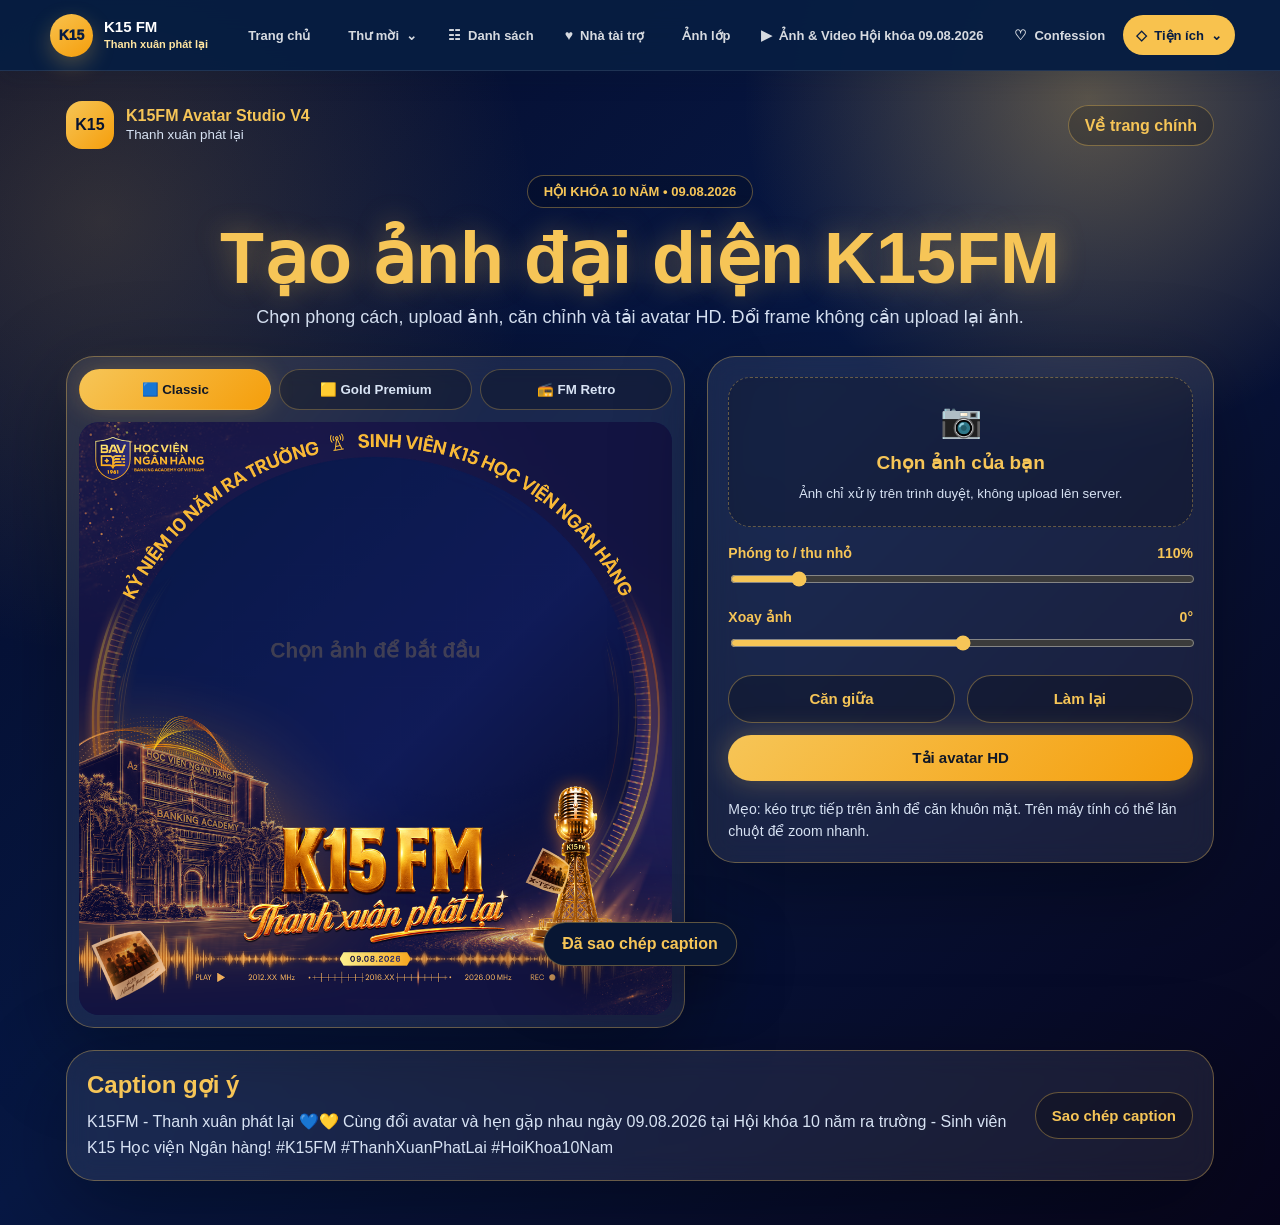
<file: avatar/index.html>
<!DOCTYPE html>
<html lang="vi">
<head>
  <meta charset="UTF-8" />
  <meta name="viewport" content="width=device-width, initial-scale=1.0" />

  <title>K15FM Avatar Studio V4</title>
  <meta name="description" content="Tạo ảnh đại diện K15FM - Thanh xuân phát lại." />

  <link rel="icon" href="images/favicon.png?v=v4" />
  <link rel="stylesheet" href="css/style.css?v=v4" />
  <link
  rel="stylesheet"
  href="/assets/css/site-header.css"
>
</head>

<body>
  <div id="k15-site-header"></div>
  <main class="page">
    <header class="topbar">
      <a class="brand" href="https://k15hvnh.com/">
        <span class="brand-icon">K15</span>
        <span>
          <strong>K15FM Avatar Studio V4</strong>
          <small>Thanh xuân phát lại</small>
        </span>
      </a>
      <a class="home-link" href="https://k15hvnh.com/">Về trang chính</a>
    </header>

    <section class="hero">
      <div class="pill">Hội khóa 10 năm • 09.08.2026</div>
      <h1>Tạo ảnh đại diện K15FM</h1>
      <p>Chọn phong cách, upload ảnh, căn chỉnh và tải avatar HD. Đổi frame không cần upload lại ảnh.</p>
    </section>

    <section class="studio">
      <div class="preview-card">
        <div class="frame-tabs">
          <button class="tab active" data-frame="classic">🟦 Classic</button>
          <button class="tab" data-frame="premium">🟨 Gold Premium</button>
          <button class="tab" data-frame="retro">📻 FM Retro</button>
        </div>
        <canvas id="canvas" width="1080" height="1080"></canvas>
      </div>

      <aside class="panel">
        <label class="upload-box" for="uploadInput">
          <span>📷</span>
          <strong>Chọn ảnh của bạn</strong>
          <small>Ảnh chỉ xử lý trên trình duyệt, không upload lên server.</small>
        </label>

        <input id="uploadInput" type="file" accept="image/*" hidden />

        <div class="control">
          <div class="control-head">
            <label for="zoomRange">Phóng to / thu nhỏ</label>
            <b id="zoomValue">110%</b>
          </div>
          <input id="zoomRange" type="range" min="80" max="300" value="110" />
        </div>

        <div class="control">
          <div class="control-head">
            <label for="rotateRange">Xoay ảnh</label>
            <b id="rotateValue">0°</b>
          </div>
          <input id="rotateRange" type="range" min="-35" max="35" value="0" />
        </div>

        <div class="quick-actions">
          <button id="centerBtn" class="btn secondary">Căn giữa</button>
          <button id="resetBtn" class="btn secondary">Làm lại</button>
        </div>
        <div id="iosNotice" class="ios-notice" hidden>
  <strong>📱 Bạn đang sử dụng iPhone</strong>

  <p>
    Khi bấm tải ảnh, hãy chọn
    <b>“Lưu hình ảnh”</b> trong bảng chia sẻ.
    Nếu đang mở từ Facebook, hãy chọn
    <b>••• → Mở bằng Safari</b>.
  </p>
</div>

        <button id="downloadBtn" class="btn primary">Tải avatar HD</button>

        <p class="hint">
          Mẹo: kéo trực tiếp trên ảnh để căn khuôn mặt. Trên máy tính có thể lăn chuột để zoom nhanh.
        </p>
      </aside>
    </section>

    <section class="caption-card">
      <div>
        <h2>Caption gợi ý</h2>
        <p id="captionText">K15FM - Thanh xuân phát lại 💙💛 Cùng đổi avatar và hẹn gặp nhau ngày 09.08.2026 tại Hội khóa 10 năm ra trường - Sinh viên K15 Học viện Ngân hàng! #K15FM #ThanhXuanPhatLai #HoiKhoa10Nam</p>
      </div>

      <button id="copyCaptionBtn" class="btn ghost">Sao chép caption</button>
    </section>
  </main>

  <div id="toast" class="toast">Đã sao chép caption</div>

  <script>
    window.K15_OPENING = {"x": 64, "y": 64, "w": 952, "h": 729};
  </script>
  <script src="js/app.js?v=ios-download-v1"></script>
  <script src="/assets/js/site-header.js"></script>
</body>
</html>
</file>
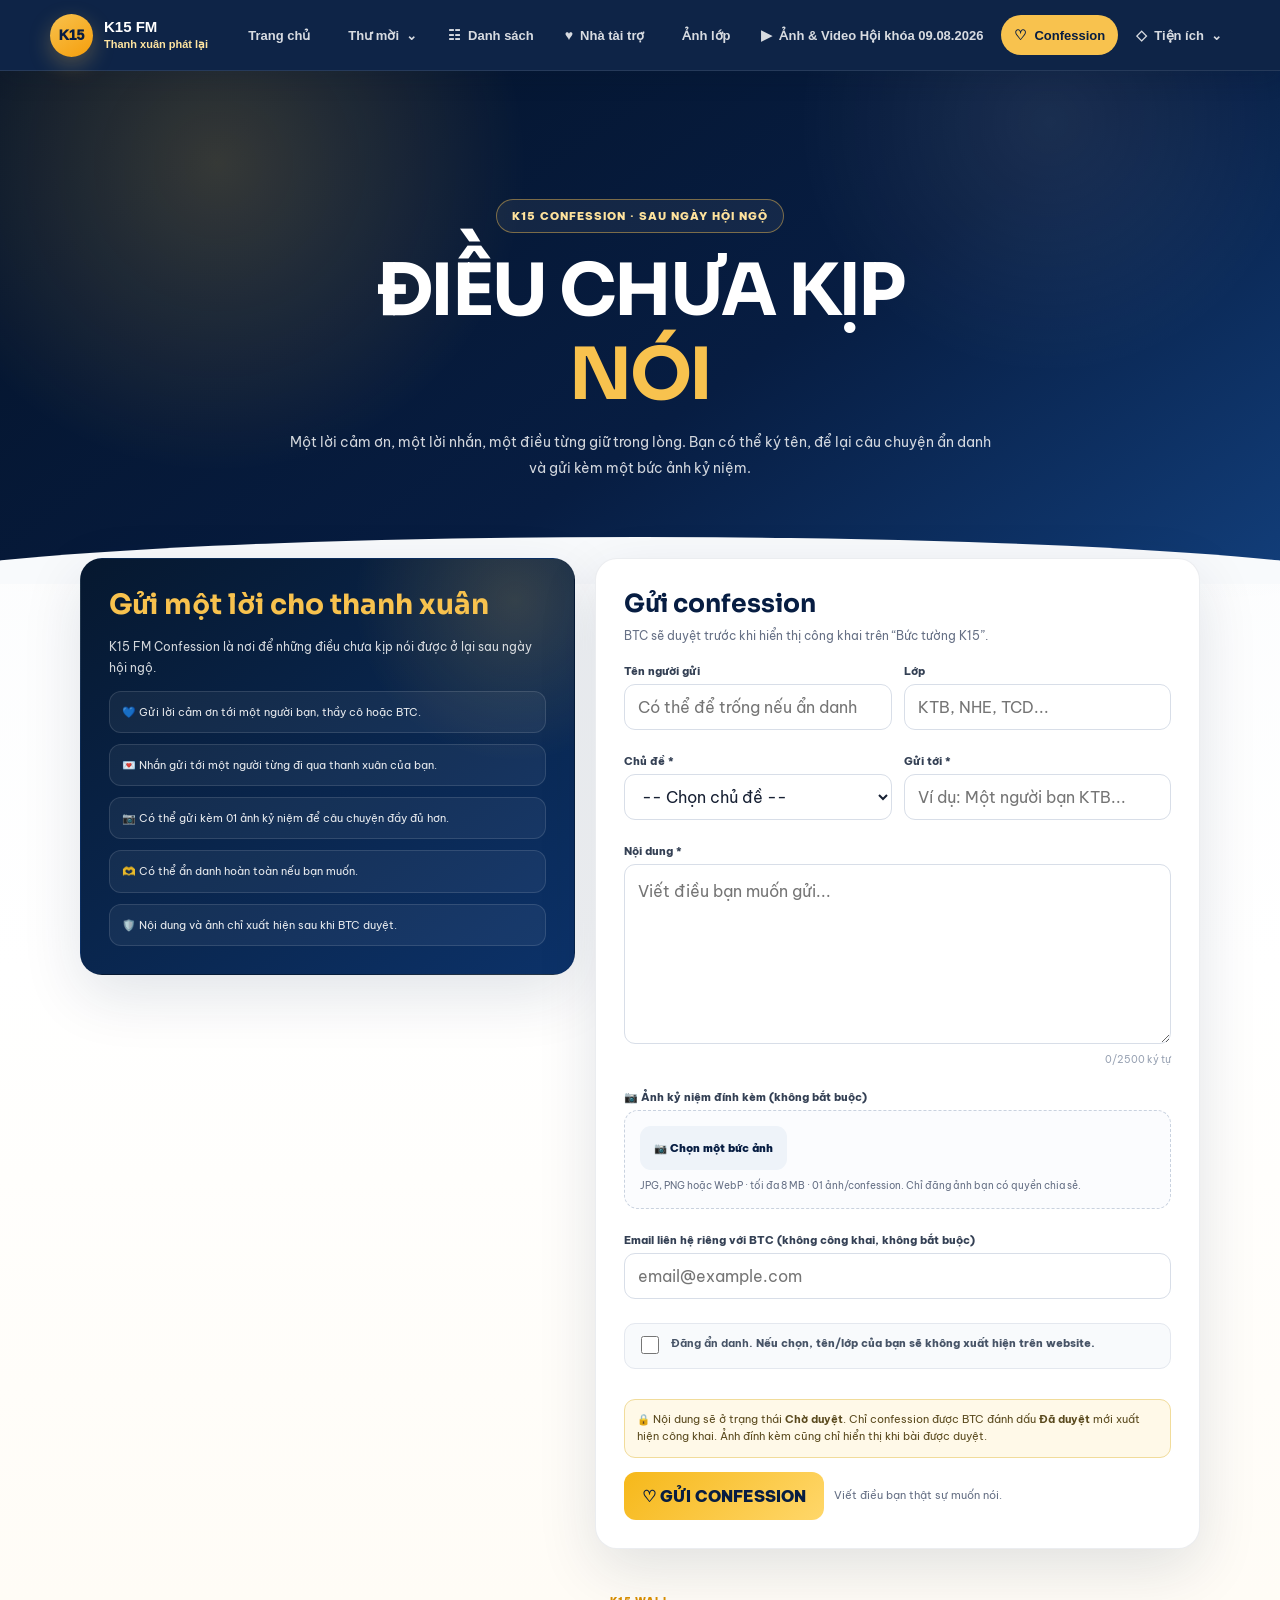
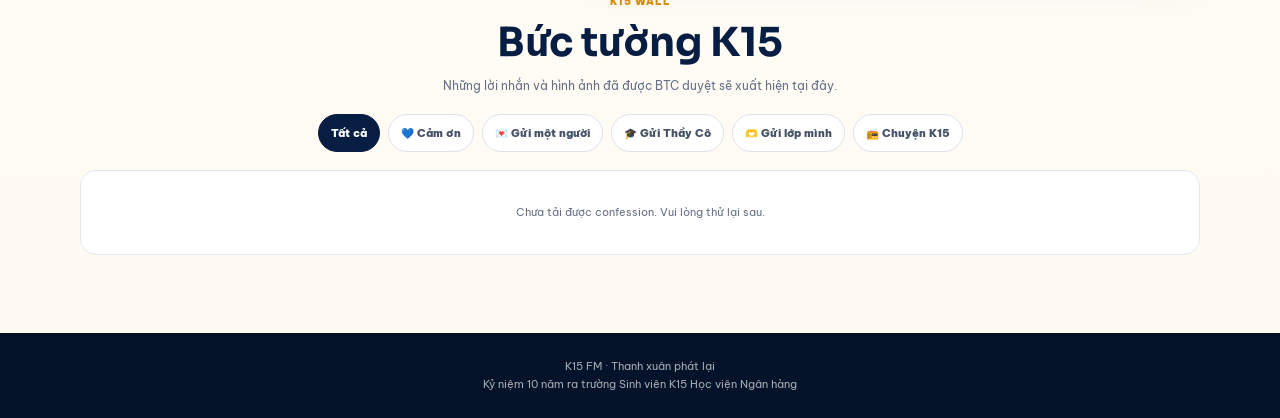
<file: confession/index.html>
<!doctype html>
<html lang="vi">
<head>
<meta charset="utf-8">
<meta name="viewport" content="width=device-width,initial-scale=1,viewport-fit=cover">
<meta name="theme-color" content="#071d42">

<title>K15 Confession | Điều chưa kịp nói</title>
<meta name="description" content="Gửi lời cảm ơn, lời nhắn và những điều chưa kịp nói sau Hội khóa K15 FM – Thanh xuân phát lại.">

<link rel="preconnect" href="https://fonts.googleapis.com">
<link rel="preconnect" href="https://fonts.gstatic.com" crossorigin>
<link href="https://fonts.googleapis.com/css2?family=Be+Vietnam+Pro:wght@400;500;600;700;800;900&family=Sora:wght@600;700;800&display=swap" rel="stylesheet">

<link rel="stylesheet" href="/assets/css/site-header.css?v=20260812-confession-success-final">

<style>
:root{
  --navy:#071d42;
  --navy2:#0b2b60;
  --navy3:#123e7a;
  --gold:#f8c24e;
  --goldsoft:#fff4ce;
  --text:#172033;
  --muted:#667085;
  --line:#e4e8ef;
  --green:#0f7b61;
  --red:#b42318;
  --shadow:0 20px 60px rgba(7,29,66,.12)
}
*{box-sizing:border-box}
html{scroll-behavior:smooth}
body{
  margin:0;
  color:var(--text);
  font-family:"Be Vietnam Pro","Segoe UI",Arial,sans-serif;
  background:
    radial-gradient(circle at 8% 0%,rgba(248,194,78,.11),transparent 26%),
    radial-gradient(circle at 94% 3%,rgba(18,62,122,.08),transparent 24%),
    linear-gradient(180deg,#f8fafc 0%,#fff 48%,#fffaf0 100%);
  -webkit-font-smoothing:antialiased
}
button,input,textarea,select{font:inherit}
a{color:inherit}
.shell{width:min(1120px,calc(100% - 28px));margin:auto}

/* HERO */
.hero{
  position:relative;
  overflow:hidden;
  padding:clamp(88px,10vw,132px) 20px clamp(74px,8vw,104px);
  text-align:center;
  color:#fff;
  background:
    radial-gradient(circle at 17% 18%,rgba(248,194,78,.2),transparent 27%),
    radial-gradient(circle at 82% 10%,rgba(255,255,255,.08),transparent 22%),
    linear-gradient(145deg,#041329 0%,var(--navy) 58%,var(--navy3) 100%)
}
.hero::after{
  content:"";
  position:absolute;
  left:-10%;
  right:-10%;
  bottom:-58px;
  height:105px;
  background:#f8fafc;
  border-radius:50% 50% 0 0
}
.hero-inner{
  position:relative;
  z-index:2;
  width:min(850px,100%);
  margin:auto
}
.eyebrow{
  display:inline-flex;
  padding:9px 15px;
  border:1px solid rgba(248,194,78,.45);
  border-radius:999px;
  color:#ffe39d;
  background:rgba(255,255,255,.06);
  font-size:11px;
  font-weight:900;
  letter-spacing:1px;
  text-transform:uppercase
}
.hero h1{
  margin:20px 0 0;
  font-family:"Sora","Be Vietnam Pro",sans-serif;
  font-size:clamp(40px,7vw,72px);
  line-height:1.05;
  font-weight:700;
  letter-spacing:-2.4px
}
.hero h1 span{display:block;margin-top:8px;color:var(--gold)}
.hero p{
  max-width:720px;
  margin:18px auto 0;
  color:rgba(255,255,255,.82);
  font-size:14px;
  line-height:1.85
}

/* MAIN */
.main{
  position:relative;
  z-index:5;
  margin-top:-26px;
  padding-bottom:78px
}
.intro-grid{
  display:grid;
  grid-template-columns:.9fr 1.1fr;
  gap:20px;
  align-items:start
}
.panel{
  overflow:hidden;
  background:#fff;
  border:1px solid rgba(7,29,66,.08);
  border-radius:22px;
  box-shadow:var(--shadow)
}

/* INFO */
.info-panel{
  padding:28px;
  color:#fff;
  background:
    radial-gradient(circle at 88% 10%,rgba(248,194,78,.18),transparent 28%),
    linear-gradient(145deg,#06182f,#0c3269)
}
.info-panel h2{
  margin:0;
  color:var(--gold);
  font-family:"Sora","Be Vietnam Pro",sans-serif;
  font-size:28px;
  line-height:1.3
}
.info-panel p{
  color:rgba(255,255,255,.82);
  font-size:12px;
  line-height:1.8
}
.info-point{
  margin-top:11px;
  padding:11px 12px;
  border:1px solid rgba(255,255,255,.12);
  border-radius:12px;
  color:rgba(255,255,255,.9);
  background:rgba(255,255,255,.05);
  font-size:11px;
  line-height:1.65
}

/* FORM */
.form-panel{padding:28px}
.form-panel h2{
  margin:0;
  color:var(--navy);
  font-family:"Sora","Be Vietnam Pro",sans-serif;
  font-size:25px
}
.lead{
  margin:7px 0 18px;
  color:var(--muted);
  font-size:11.5px;
  line-height:1.7
}
.grid{
  display:grid;
  grid-template-columns:1fr 1fr;
  gap:12px
}
.field{margin-bottom:12px}
.full{grid-column:1/-1}
label{
  display:block;
  margin-bottom:6px;
  color:#344054;
  font-size:11px;
  font-weight:800
}
input,select,textarea{
  width:100%;
  border:1px solid #d8dee8;
  border-radius:11px;
  background:#fff;
  color:#172033;
  outline:none
}
input,select{height:46px;padding:0 13px}
textarea{min-height:180px;padding:13px;resize:vertical;line-height:1.7}
input:focus,select:focus,textarea:focus{
  border-color:#91a7c7;
  box-shadow:0 0 0 4px rgba(7,29,66,.06)
}
.anon-row{
  display:flex;
  align-items:flex-start;
  gap:9px;
  padding:11px 12px;
  border:1px solid #e4e8ef;
  border-radius:11px;
  background:#f8fafc;
  font-size:10.5px;
  line-height:1.6;
  color:#475467
}
.anon-row input{
  width:18px;
  height:18px;
  margin-top:1px
}
.privacy{
  margin-top:12px;
  padding:11px 12px;
  border:1px solid #f1dc9b;
  border-radius:11px;
  background:#fff9e8;
  color:#5a4a1e;
  font-size:10.5px;
  line-height:1.65
}
.counter{
  margin-top:5px;
  text-align:right;
  color:#98a2b3;
  font-size:10px
}
.submit-row{
  display:flex;
  align-items:center;
  gap:10px;
  margin-top:14px
}
.submit-btn{
  min-height:48px;
  padding:0 18px;
  border:0;
  border-radius:12px;
  color:var(--navy);
  background:linear-gradient(135deg,#f6b81a,#ffd76a);
  font-weight:900;
  cursor:pointer
}
.submit-btn:disabled{opacity:.55;cursor:not-allowed}
.status{
  flex:1;
  color:var(--muted);
  font-size:10.5px;
  line-height:1.5
}
.status.error{color:var(--red)}
.status.success{color:var(--green)}

.success-box{
  display:none;
  margin-top:0;
  padding:30px 24px;
  text-align:center;
  border:1px solid #a7e3c8;
  border-radius:18px;
  background:
    radial-gradient(circle at 50% 0%,rgba(34,197,94,.10),transparent 40%),
    linear-gradient(180deg,#f0fdf4,#ecfdf5);
  color:#0f5f4b;
  box-shadow:0 14px 36px rgba(15,95,75,.10);
  font-size:12px;
  line-height:1.75
}
.success-box.show{
  display:block;
  animation:successPop .32s ease-out
}
@keyframes successPop{
  from{opacity:0;transform:translateY(8px) scale(.985)}
  to{opacity:1;transform:none}
}
.success-icon{
  width:66px;
  height:66px;
  margin:0 auto 14px;
  display:grid;
  place-items:center;
  border-radius:50%;
  background:#16a34a;
  color:#fff;
  font-size:32px;
  font-weight:900;
  box-shadow:0 10px 28px rgba(22,163,74,.22)
}
.success-box h3{
  margin:0;
  color:#0b6b52;
  font-family:"Sora","Be Vietnam Pro",sans-serif;
  font-size:22px;
  line-height:1.35
}
.success-box p{
  max-width:520px;
  margin:10px auto 0;
  color:#37695d;
  font-size:11px;
  line-height:1.75
}
.success-note{
  margin:14px auto 0;
  max-width:520px;
  padding:11px 12px;
  border:1px solid #b9e7d0;
  border-radius:11px;
  background:rgba(255,255,255,.72);
  color:#315f54;
  font-size:10.5px;
  line-height:1.65
}
.send-another{
  margin-top:16px;
  min-height:44px;
  padding:0 16px;
  border:1px solid #9fdcbe;
  border-radius:11px;
  background:#fff;
  color:#0f6b53;
  font-weight:900;
  cursor:pointer
}
.send-another:hover{
  background:#f6fffa
}

/* IMAGE UPLOAD */
.upload-box{
  position:relative;
  padding:15px;
  border:1.5px dashed #c9d2df;
  border-radius:14px;
  background:#fbfcfe
}
.upload-box.has-image{
  border-style:solid;
  border-color:#e1b94a;
  background:#fffdf7
}
.upload-input{display:none}
.upload-trigger{
  min-height:44px;
  padding:0 14px;
  display:inline-flex;
  align-items:center;
  justify-content:center;
  gap:8px;
  border:0;
  border-radius:11px;
  background:#eef3f9;
  color:var(--navy);
  font-size:10.5px;
  font-weight:900;
  cursor:pointer
}
.upload-note{
  margin-top:8px;
  color:#667085;
  font-size:9.5px;
  line-height:1.6
}
.image-preview{
  display:none;
  margin-top:13px
}
.image-preview.show{display:block}
.image-preview-wrap{
  position:relative;
  overflow:hidden;
  max-width:440px;
  border-radius:13px;
  border:1px solid #e4e8ef;
  background:#eef2f6
}
.image-preview img{
  width:100%;
  max-height:360px;
  display:block;
  object-fit:contain;
  background:#f8fafc
}
.remove-image{
  position:absolute;
  top:9px;
  right:9px;
  min-width:34px;
  height:34px;
  border:0;
  border-radius:50%;
  background:rgba(4,19,41,.78);
  color:#fff;
  cursor:pointer
}
.image-file-info{
  margin-top:7px;
  color:#667085;
  font-size:9.5px;
  line-height:1.5
}

/* WALL */
.wall-section{margin-top:40px}
.section-head{text-align:center;margin-bottom:18px}
.section-head small{
  color:#d68c00;
  font-size:10px;
  font-weight:900;
  letter-spacing:1px;
  text-transform:uppercase
}
.section-head h2{
  margin:7px 0 0;
  color:var(--navy);
  font-family:"Sora","Be Vietnam Pro",sans-serif;
  font-size:clamp(28px,4vw,40px)
}
.section-head p{
  max-width:700px;
  margin:8px auto 0;
  color:var(--muted);
  font-size:12px;
  line-height:1.7
}
.filters{
  display:flex;
  flex-wrap:wrap;
  justify-content:center;
  gap:8px;
  margin-bottom:18px
}
.filter-btn{
  min-height:38px;
  padding:0 12px;
  border:1px solid #dce2ea;
  border-radius:999px;
  background:#fff;
  color:#475467;
  cursor:pointer;
  font-size:10.5px;
  font-weight:900
}
.filter-btn.active{
  color:#fff;
  border-color:var(--navy);
  background:var(--navy)
}
.confession-grid{
  display:grid;
  grid-template-columns:repeat(3,minmax(0,1fr));
  gap:14px
}
.confession-card{
  position:relative;
  overflow:hidden;
  padding:20px;
  min-height:220px;
  background:#fff;
  border:1px solid #e4e8ef;
  border-radius:18px;
  box-shadow:0 8px 24px rgba(7,29,66,.06)
}
.confession-card::before{
  content:"";
  position:absolute;
  left:0;top:0;bottom:0;
  width:4px;
  background:var(--gold)
}
.confession-meta{
  display:flex;
  align-items:center;
  justify-content:space-between;
  gap:10px;
  color:#98a2b3;
  font-size:9.5px
}
.confession-tag{
  padding:5px 8px;
  border-radius:999px;
  background:var(--goldsoft);
  color:#8a5300;
  font-weight:900
}
.confession-to{
  margin-top:13px;
  color:#344054;
  font-size:10.5px;
  font-weight:800
}
.confession-text{
  margin-top:9px;
  color:#1f2937;
  font-size:12px;
  line-height:1.8;
  white-space:pre-wrap
}
.confession-image{
  margin-top:14px;
  overflow:hidden;
  border-radius:13px;
  border:1px solid #e4e8ef;
  background:#eef2f6;
  cursor:pointer
}
.confession-image img{
  width:100%;
  max-height:320px;
  display:block;
  object-fit:cover
}
.confession-sign{
  margin-top:16px;
  padding-top:11px;
  border-top:1px dashed #e4e8ef;
  color:#667085;
  font-size:10px;
  font-style:italic
}
.empty,.loading,.error-box{
  grid-column:1/-1;
  padding:32px 18px;
  text-align:center;
  background:#fff;
  border:1px solid #e4e8ef;
  border-radius:16px;
  color:#667085;
  font-size:11px;
  line-height:1.7
}
.spinner{
  width:34px;height:34px;
  margin:0 auto 10px;
  border:3px solid #e4e8ef;
  border-top-color:var(--gold);
  border-radius:50%;
  animation:spin .8s linear infinite
}
@keyframes spin{to{transform:rotate(360deg)}}

/* LIGHTBOX */
.lightbox{
  position:fixed;
  inset:0;
  z-index:99999;
  display:none;
  align-items:center;
  justify-content:center;
  padding:20px;
  background:rgba(2,10,24,.94)
}
.lightbox.open{display:flex}
.lightbox img{
  width:min(1100px,92vw);
  max-height:86vh;
  display:block;
  object-fit:contain;
  border-radius:14px;
  background:#08162d
}
.lb-close{
  position:fixed;
  top:18px;
  right:18px;
  width:44px;
  height:44px;
  border:1px solid rgba(255,255,255,.22);
  border-radius:50%;
  color:#fff;
  background:rgba(255,255,255,.10);
  font-size:24px;
  cursor:pointer
}

.footer{
  padding:24px 18px;
  text-align:center;
  background:#041329;
  color:rgba(255,255,255,.65);
  font-size:11px;
  line-height:1.7
}

@media(max-width:900px){
  .intro-grid{grid-template-columns:1fr}
  .confession-grid{grid-template-columns:repeat(2,minmax(0,1fr))}
}
@media(max-width:600px){
  .grid{grid-template-columns:1fr}
  .full{grid-column:auto}
  .form-panel,.info-panel{padding:22px 17px}
  .submit-row{flex-direction:column;align-items:stretch}
  .submit-btn{width:100%}
  .status{text-align:center}
  .confession-grid{grid-template-columns:1fr}
}
</style>
</head>

<body>

<div id="k15-site-header"></div>

<header class="hero">
  <div class="hero-inner">
    <div class="eyebrow">K15 Confession · Sau ngày hội ngộ</div>
    <h1>ĐIỀU CHƯA KỊP<span>NÓI</span></h1>
    <p>
      Một lời cảm ơn, một lời nhắn, một điều từng giữ trong lòng.
      Bạn có thể ký tên, để lại câu chuyện ẩn danh và gửi kèm một bức ảnh kỷ niệm.
    </p>
  </div>
</header>

<main class="main shell">

  <section class="intro-grid">

    <aside class="panel info-panel">
      <h2>Gửi một lời cho thanh xuân</h2>
      <p>
        K15 FM Confession là nơi để những điều chưa kịp nói được ở lại sau ngày hội ngộ.
      </p>

      <div class="info-point">💙 Gửi lời cảm ơn tới một người bạn, thầy cô hoặc BTC.</div>
      <div class="info-point">💌 Nhắn gửi tới một người từng đi qua thanh xuân của bạn.</div>
      <div class="info-point">📷 Có thể gửi kèm 01 ảnh kỷ niệm để câu chuyện đầy đủ hơn.</div>
      <div class="info-point">🫶 Có thể ẩn danh hoàn toàn nếu bạn muốn.</div>
      <div class="info-point">🛡️ Nội dung và ảnh chỉ xuất hiện sau khi BTC duyệt.</div>
    </aside>

    <section class="panel form-panel">

      <div id="formArea">

        <h2>Gửi confession</h2>

        <p class="lead">
          BTC sẽ duyệt trước khi hiển thị công khai trên “Bức tường K15”.
        </p>

        <form
          id="confessionForm"
          method="POST"
          target="confessionSubmitFrame"
          autocomplete="off"
        >

          <div class="grid">

            <div class="field">
              <label for="senderName">Tên người gửi</label>
              <input
                id="senderName"
                name="senderName"
                maxlength="100"
                placeholder="Có thể để trống nếu ẩn danh"
              >
            </div>

            <div class="field">
              <label for="senderClass">Lớp</label>
              <input
                id="senderClass"
                name="senderClass"
                maxlength="50"
                placeholder="KTB, NHE, TCD..."
              >
            </div>

            <div class="field">
              <label for="category">Chủ đề *</label>
              <select id="category" name="category" required>
                <option value="">-- Chọn chủ đề --</option>
                <option value="Cảm ơn">💙 Cảm ơn</option>
                <option value="Gửi một người">💌 Gửi một người</option>
                <option value="Gửi Thầy Cô">🎓 Gửi Thầy Cô</option>
                <option value="Gửi lớp mình">🫶 Gửi lớp mình</option>
                <option value="Chuyện K15">📻 Chuyện K15</option>
              </select>
            </div>

            <div class="field">
              <label for="recipient">Gửi tới *</label>
              <input
                id="recipient"
                name="recipient"
                maxlength="120"
                required
                placeholder="Ví dụ: Một người bạn KTB..."
              >
            </div>

            <div class="field full">
              <label for="message">Nội dung *</label>
              <textarea
                id="message"
                name="message"
                maxlength="2500"
                required
                placeholder="Viết điều bạn muốn gửi..."
              ></textarea>
              <div class="counter"><span id="charCount">0</span>/2500 ký tự</div>
            </div>

            <div class="field full">
              <label>📷 Ảnh kỷ niệm đính kèm (không bắt buộc)</label>

              <div class="upload-box" id="uploadBox">

                <input
                  class="upload-input"
                  id="imageFile"
                  type="file"
                  accept="image/jpeg,image/png,image/webp"
                >

                <button
                  class="upload-trigger"
                  id="chooseImageBtn"
                  type="button"
                >
                  📷 Chọn một bức ảnh
                </button>

                <div class="upload-note">
                  JPG, PNG hoặc WebP · tối đa 8 MB · 01 ảnh/confession.
                  Chỉ đăng ảnh bạn có quyền chia sẻ.
                </div>

                <div class="image-preview" id="imagePreview">
                  <div class="image-preview-wrap">
                    <img id="imagePreviewImg" alt="Ảnh kỷ niệm đã chọn">
                    <button
                      class="remove-image"
                      id="removeImageBtn"
                      type="button"
                      aria-label="Xóa ảnh"
                    >
                      ×
                    </button>
                  </div>

                  <div class="image-file-info" id="imageFileInfo"></div>
                </div>

              </div>

              <!-- Payload ảnh gửi sang Apps Script -->
              <input type="hidden" id="imageBase64" name="imageBase64">
              <input type="hidden" id="imageName" name="imageName">
              <input type="hidden" id="imageMimeType" name="imageMimeType">
            </div>

            <div class="field full">
              <label for="contactEmail">
                Email liên hệ riêng với BTC
                (không công khai, không bắt buộc)
              </label>

              <input
                id="contactEmail"
                name="contactEmail"
                type="email"
                maxlength="120"
                placeholder="email@example.com"
              >
            </div>

            <div class="field full">
              <label class="anon-row">
                <input
                  id="anonymous"
                  name="anonymous"
                  type="checkbox"
                  value="1"
                >
                <span>
                  <b>Đăng ẩn danh.</b>
                  Nếu chọn, tên/lớp của bạn sẽ không xuất hiện trên website.
                </span>
              </label>
            </div>

            <!-- Honeypot chống bot -->
            <div style="position:absolute;left:-9999px;top:-9999px" aria-hidden="true">
              <input type="text" name="website" tabindex="-1" autocomplete="off">
            </div>

          </div>

          <div class="privacy">
            🔒 Nội dung sẽ ở trạng thái <b>Chờ duyệt</b>.
            Chỉ confession được BTC đánh dấu <b>Đã duyệt</b> mới xuất hiện công khai.
            Ảnh đính kèm cũng chỉ hiển thị khi bài được duyệt.
          </div>

          <div class="submit-row">

            <button
              class="submit-btn"
              id="submitBtn"
              type="submit"
            >
              ♡ GỬI CONFESSION
            </button>

            <div class="status" id="statusText">
              Viết điều bạn thật sự muốn nói.
            </div>

          </div>

        </form>

      </div>

      <div class="success-box" id="successBox" role="status" aria-live="polite">
        <div class="success-icon">✓</div>

        <h3>Confession đã được gửi thành công!</h3>

        <p>
          Cảm ơn bạn đã gửi một điều chưa kịp nói tới K15 FM.
          Nội dung hiện đang ở trạng thái <b>Chờ duyệt</b>.
        </p>

        <div class="success-note">
          🛡️ Sau khi BTC duyệt, confession và ảnh đính kèm (nếu có)
          sẽ tự xuất hiện trên <b>Bức tường K15</b>.
        </div>

        <button
          class="send-another"
          id="sendAnother"
          type="button"
        >
          ♡ Viết thêm một confession khác
        </button>
      </div>

    </section>

  </section>

  <section class="wall-section">

    <div class="section-head">
      <small>K15 Wall</small>
      <h2>Bức tường K15</h2>
      <p>
        Những lời nhắn và hình ảnh đã được BTC duyệt sẽ xuất hiện tại đây.
      </p>
    </div>

    <div class="filters">
      <button class="filter-btn active" data-filter="Tất cả" type="button">Tất cả</button>
      <button class="filter-btn" data-filter="Cảm ơn" type="button">💙 Cảm ơn</button>
      <button class="filter-btn" data-filter="Gửi một người" type="button">💌 Gửi một người</button>
      <button class="filter-btn" data-filter="Gửi Thầy Cô" type="button">🎓 Gửi Thầy Cô</button>
      <button class="filter-btn" data-filter="Gửi lớp mình" type="button">🫶 Gửi lớp mình</button>
      <button class="filter-btn" data-filter="Chuyện K15" type="button">📻 Chuyện K15</button>
    </div>

    <div class="confession-grid" id="confessionGrid">
      <div class="loading">
        <div class="spinner"></div>
        Đang tải những điều chưa kịp nói...
      </div>
    </div>

  </section>

</main>

<iframe
  id="confessionSubmitFrame"
  name="confessionSubmitFrame"
  title="Confession submission"
  style="display:none"
></iframe>

<div class="lightbox" id="imageLightbox" aria-hidden="true">
  <button class="lb-close" id="imageLightboxClose" type="button" aria-label="Đóng">×</button>
  <img id="imageLightboxImg" alt="Ảnh confession K15 FM">
</div>

<footer class="footer">
  K15 FM · Thanh xuân phát lại<br>
  Kỷ niệm 10 năm ra trường Sinh viên K15 Học viện Ngân hàng
</footer>

<script src="/assets/js/site-header.js?v=20260812-confession-success-final"></script>

<script>
const CONFESSION_API_URL =
  "https://script.google.com/macros/s/AKfycbxLmLXW7bPlG0nAJNXQQ0dmGz3vw3Wjnx0VZaRAOj6Vah2UxgDvPqj3GV1r4jmybdVYGg/exec";

const MAX_IMAGE_BYTES = 8 * 1024 * 1024;

const form = document.getElementById("confessionForm");
const submitFrame = document.getElementById("confessionSubmitFrame");
const submitBtn = document.getElementById("submitBtn");
const statusText = document.getElementById("statusText");
const successBox = document.getElementById("successBox");
const formArea = document.getElementById("formArea");
const sendAnother = document.getElementById("sendAnother");
const message = document.getElementById("message");
const charCount = document.getElementById("charCount");
const confessionGrid = document.getElementById("confessionGrid");

const imageFile = document.getElementById("imageFile");
const chooseImageBtn = document.getElementById("chooseImageBtn");
const removeImageBtn = document.getElementById("removeImageBtn");
const uploadBox = document.getElementById("uploadBox");
const imagePreview = document.getElementById("imagePreview");
const imagePreviewImg = document.getElementById("imagePreviewImg");
const imageFileInfo = document.getElementById("imageFileInfo");
const imageBase64 = document.getElementById("imageBase64");
const imageName = document.getElementById("imageName");
const imageMimeType = document.getElementById("imageMimeType");

let approvedConfessions = [];
let activeFilter = "Tất cả";

let submissionInProgress = false;
let submitFallbackTimer = null;
let imageReady = true;

message.addEventListener("input", function(){
  charCount.textContent =
    String(message.value.length);
});

function escapeHtml(value){
  return String(value == null ? "" : value)
    .replace(/&/g,"&amp;")
    .replace(/</g,"&lt;")
    .replace(/>/g,"&gt;")
    .replace(/"/g,"&quot;")
    .replace(/'/g,"&#039;");
}

function formatDate(value){
  if(!value) return "";

  try{
    return new Intl.DateTimeFormat(
      "vi-VN",
      {
        day:"2-digit",
        month:"2-digit",
        year:"numeric"
      }
    ).format(new Date(value));
  }catch(error){
    return "";
  }
}

function formatBytes(bytes){
  if(!bytes) return "0 MB";

  const mb = bytes / 1024 / 1024;

  return mb.toFixed(
    mb >= 1 ? 1 : 2
  ) + " MB";
}

/* =====================================================
   IMAGE PICKER
===================================================== */

chooseImageBtn.addEventListener(
  "click",
  function(){
    imageFile.click();
  }
);

imageFile.addEventListener(
  "change",
  function(){

    const file =
      imageFile.files &&
      imageFile.files[0]
        ? imageFile.files[0]
        : null;

    if(!file){
      clearSelectedImage();
      return;
    }

    const allowed = [
      "image/jpeg",
      "image/png",
      "image/webp"
    ];

    if(!allowed.includes(file.type)){
      alert(
        "Ảnh phải là JPG, PNG hoặc WebP."
      );
      clearSelectedImage();
      return;
    }

    if(file.size > MAX_IMAGE_BYTES){
      alert(
        "Ảnh vượt quá 8 MB. Bạn vui lòng chọn ảnh nhẹ hơn."
      );
      clearSelectedImage();
      return;
    }

    imageReady = false;
    submitBtn.disabled = true;
    statusText.className = "status";
    statusText.textContent =
      "Đang chuẩn bị ảnh đính kèm...";

    const reader =
      new FileReader();

    reader.onload =
      function(event){

        const dataUrl =
          String(
            event.target.result ||
            ""
          );

        const commaIndex =
          dataUrl.indexOf(",");

        if(commaIndex === -1){
          alert(
            "Không đọc được ảnh. Vui lòng thử ảnh khác."
          );
          clearSelectedImage();
          return;
        }

        imageBase64.value =
          dataUrl.slice(
            commaIndex + 1
          );

        imageName.value =
          file.name;

        imageMimeType.value =
          file.type;

        imagePreviewImg.src =
          dataUrl;

        imageFileInfo.textContent =
          file.name +
          " · " +
          formatBytes(file.size);

        imagePreview.classList.add(
          "show"
        );

        uploadBox.classList.add(
          "has-image"
        );

        chooseImageBtn.textContent =
          "📷 Đổi ảnh khác";

        imageReady = true;
        submitBtn.disabled = false;
        statusText.textContent =
          "Ảnh đã sẵn sàng. Bạn có thể gửi confession.";
      };

    reader.onerror =
      function(){
        alert(
          "Không đọc được ảnh. Vui lòng thử lại."
        );
        clearSelectedImage();
      };

    reader.readAsDataURL(
      file
    );
  }
);

removeImageBtn.addEventListener(
  "click",
  clearSelectedImage
);

function clearSelectedImage(){
  imageFile.value = "";
  imageBase64.value = "";
  imageName.value = "";
  imageMimeType.value = "";
  imagePreviewImg.src = "";
  imageFileInfo.textContent = "";

  imagePreview.classList.remove(
    "show"
  );

  uploadBox.classList.remove(
    "has-image"
  );

  chooseImageBtn.textContent =
    "📷 Chọn một bức ảnh";

  imageReady = true;
  submitBtn.disabled = false;

  if(!submissionInProgress){
    statusText.className = "status";
    statusText.textContent =
      "Viết điều bạn thật sự muốn nói.";
  }
}

/* =====================================================
   LOAD APPROVED CONFESSIONS
===================================================== */

async function loadApproved(){
  try{
    const response =
      await fetch(
        CONFESSION_API_URL +
        "?action=list&t=" +
        Date.now(),
        {cache:"no-store"}
      );

    if(!response.ok){
      throw new Error(
        "HTTP " +
        response.status
      );
    }

    const data =
      await response.json();

    if(
      !data ||
      data.success !== true ||
      !Array.isArray(data.items)
    ){
      throw new Error(
        data && data.error
          ? data.error
          : "Dữ liệu không hợp lệ"
      );
    }

    approvedConfessions =
      data.items;

    renderWall();

  }catch(error){

    console.error(
      "Load confession error:",
      error
    );

    confessionGrid.innerHTML =
      `
        <div class="error-box">
          Chưa tải được confession.
          Vui lòng thử lại sau.
        </div>
      `;
  }
}

function renderWall(){
  const items =
    activeFilter === "Tất cả"
      ? approvedConfessions
      : approvedConfessions.filter(
          function(item){
            return (
              item.category ===
              activeFilter
            );
          }
        );

  if(!items.length){
    confessionGrid.innerHTML =
      `
        <div class="empty">
          Chưa có confession nào trong mục này.
        </div>
      `;
    return;
  }

  confessionGrid.innerHTML =
    items
      .map(
        function(item,index){

          const imageHtml =
            item.imageUrl
              ? `
                <button
                  class="confession-image"
                  type="button"
                  data-confession-image="${index}"
                  aria-label="Xem ảnh confession"
                >
                  <img
                    src="${escapeHtml(item.imageUrl)}"
                    alt="Ảnh đính kèm confession ${escapeHtml(item.publicId)}"
                    loading="lazy"
                    decoding="async"
                  >
                </button>
              `
              : "";

          return `
            <article class="confession-card">

              <div class="confession-meta">

                <span class="confession-tag">
                  ${escapeHtml(item.category)}
                </span>

                <span>
                  #${escapeHtml(item.publicId)}
                  ·
                  ${formatDate(
                    item.approvedAt ||
                    item.createdAt
                  )}
                </span>

              </div>

              <div class="confession-to">
                Gửi tới:
                ${escapeHtml(item.recipient)}
              </div>

              <div class="confession-text">
                ${escapeHtml(item.message)}
              </div>

              ${imageHtml}

              <div class="confession-sign">
                —
                ${escapeHtml(
                  item.displayName ||
                  "Một người K15"
                )}
              </div>

            </article>
          `;
        }
      )
      .join("");

  document
    .querySelectorAll(
      "[data-confession-image]"
    )
    .forEach(
      function(button){

        button.addEventListener(
          "click",
          function(){

            const item =
              items[
                Number(
                  button.dataset.confessionImage
                )
              ];

            if(
              item &&
              item.imageUrl
            ){
              openImageLightbox(
                item.imageLargeUrl ||
                item.imageUrl
              );
            }
          }
        );
      }
    );
}

/* =====================================================
   FILTER
===================================================== */

document
  .querySelectorAll(".filter-btn")
  .forEach(
    function(button){

      button.addEventListener(
        "click",
        function(){

          activeFilter =
            button.dataset.filter;

          document
            .querySelectorAll(
              ".filter-btn"
            )
            .forEach(
              function(btn){

                btn.classList.toggle(
                  "active",
                  btn === button
                );
              }
            );

          renderWall();
        }
      );
    }
  );

/* =====================================================
   SUBMIT VIA HIDDEN IFRAME
===================================================== */

form.addEventListener(
  "submit",
  function(event){

    if(!form.checkValidity()){
      event.preventDefault();
      form.reportValidity();
      return;
    }

    if(!imageReady){
      event.preventDefault();
      alert(
        "Ảnh vẫn đang được xử lý. Bạn đợi một chút rồi gửi lại nhé."
      );
      return;
    }

    form.action =
      CONFESSION_API_URL;

    submissionInProgress =
      true;

    submitBtn.disabled =
      true;

    submitBtn.textContent =
      "ĐANG GỬI...";

    statusText.className =
      "status";

    statusText.textContent =
      imageBase64.value
        ? "Đang gửi confession và ảnh tới BTC..."
        : "Đang gửi confession tới BTC...";

    successBox.classList.remove(
      "show"
    );

    clearTimeout(
      submitFallbackTimer
    );

    submitFallbackTimer =
      setTimeout(
        function(){

          if(
            submissionInProgress
          ){

            submissionInProgress =
              false;

            submitBtn.disabled =
              false;

            submitBtn.textContent =
              "♡ GỬI CONFESSION";

            statusText.className =
              "status";

            statusText.textContent =
              "Nếu chưa thấy xác nhận, vui lòng kiểm tra lại hoặc thử gửi lại sau ít phút.";
          }
        },
        12000
      );
  }
);

submitFrame.addEventListener(
  "load",
  function(){

    if(
      !submissionInProgress
    ){
      return;
    }

    submissionInProgress = false;

    clearTimeout(
      submitFallbackTimer
    );

    submitBtn.disabled = false;
    submitBtn.textContent = "♡ GỬI CONFESSION";

    statusText.className = "status success";
    statusText.textContent = "✓ Đã gửi thành công tới BTC.";

    formArea.style.display = "none";
    successBox.classList.add("show");

    successBox.scrollIntoView({
      behavior:"smooth",
      block:"center"
    });

    setTimeout(
      function(){
        loadApproved();
      },
      1200
    );
  }
);

sendAnother.addEventListener(
  "click",
  function(){

    form.reset();
    clearSelectedImage();

    charCount.textContent = "0";

    successBox.classList.remove("show");
    formArea.style.display = "";

    statusText.className = "status";
    statusText.textContent = "Viết điều bạn thật sự muốn nói.";

    setTimeout(
      function(){
        document.getElementById("senderName").focus({preventScroll:true});
      },
      250
    );

    window.scrollTo({
      top:
        form
          .getBoundingClientRect()
          .top +
        window.scrollY -
        120,
      behavior:"smooth"
    });
  }
);

/* =====================================================
   IMAGE LIGHTBOX
===================================================== */

const imageLightbox =
  document.getElementById(
    "imageLightbox"
  );

const imageLightboxImg =
  document.getElementById(
    "imageLightboxImg"
  );

function openImageLightbox(url){
  imageLightboxImg.src =
    url;

  imageLightbox.classList.add(
    "open"
  );

  imageLightbox.setAttribute(
    "aria-hidden",
    "false"
  );

  document.body.style.overflow =
    "hidden";
}

function closeImageLightbox(){
  imageLightbox.classList.remove(
    "open"
  );

  imageLightbox.setAttribute(
    "aria-hidden",
    "true"
  );

  imageLightboxImg.src = "";

  document.body.style.overflow =
    "";
}

document
  .getElementById(
    "imageLightboxClose"
  )
  .addEventListener(
    "click",
    closeImageLightbox
  );

imageLightbox.addEventListener(
  "click",
  function(event){

    if(
      event.target ===
      imageLightbox
    ){
      closeImageLightbox();
    }
  }
);

document.addEventListener(
  "keydown",
  function(event){

    if(
      event.key === "Escape" &&
      imageLightbox
        .classList
        .contains("open")
    ){
      closeImageLightbox();
    }
  }
);

loadApproved();
</script>

</body>
</html>
</file>
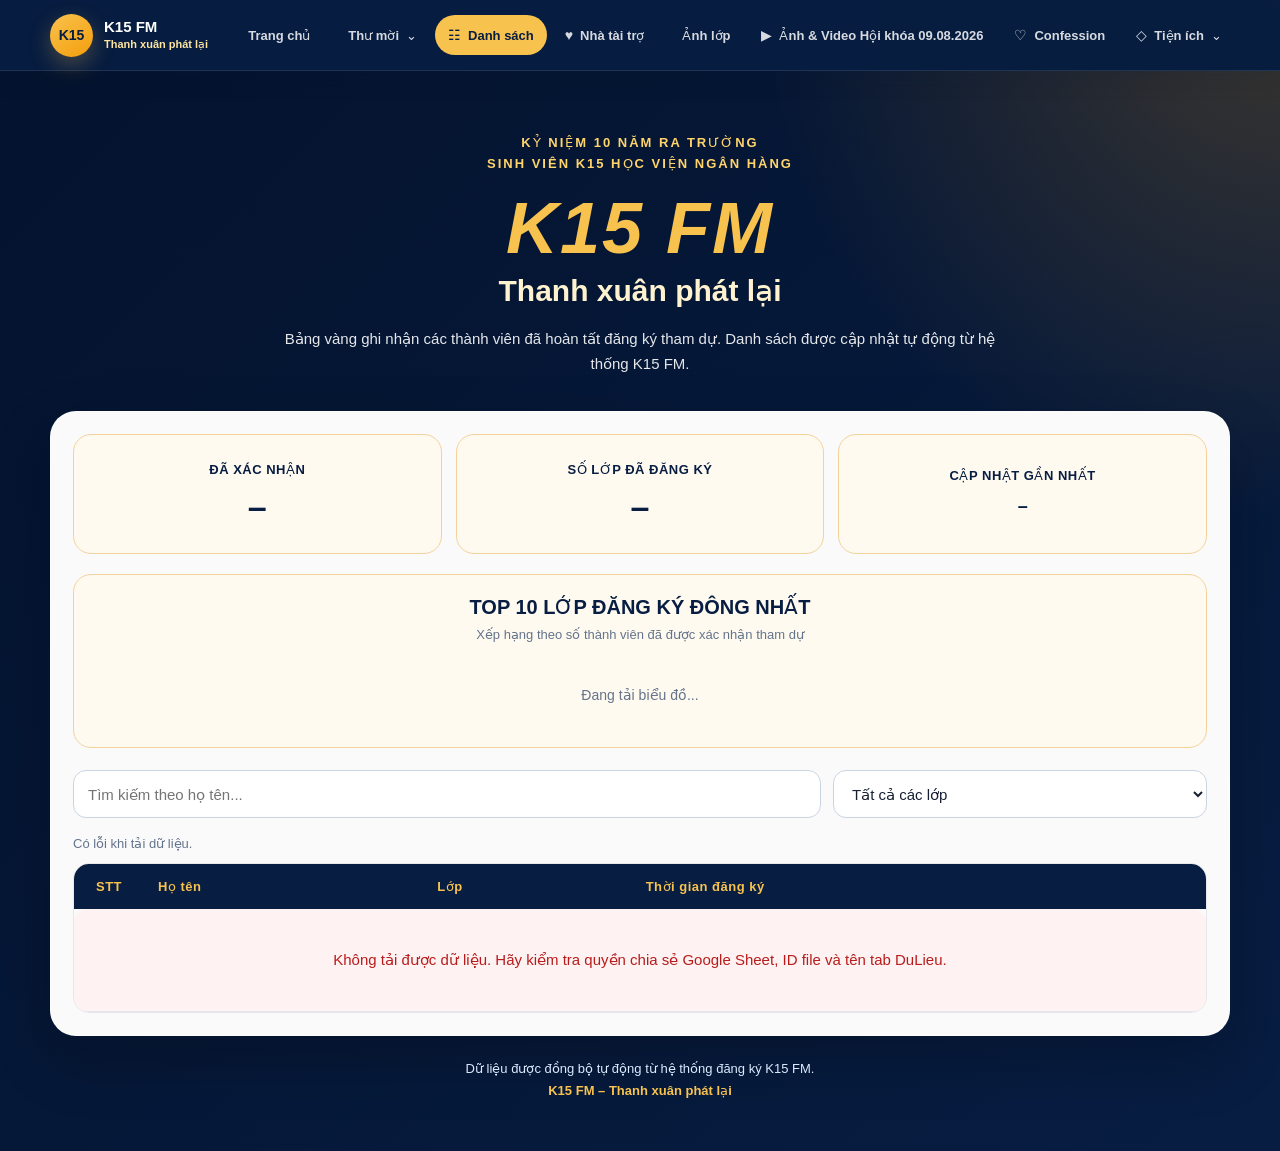
<file: danhsach/index.html>
<!DOCTYPE html>
<html lang="vi">
<head>
  <meta charset="UTF-8">
  <meta name="viewport" content="width=device-width, initial-scale=1.0">

  <title>Bảng vàng đăng ký K15 FM</title>

  <meta
    name="description"
    content="Danh sách thành viên đã xác nhận tham dự K15 FM – Thanh xuân phát lại."
  >

  <style>
    :root {
      --navy: #071d42;
      --navy-dark: #04132e;
      --gold: #f8c24e;
      --orange: #f59e0b;
      --cream: #fffaf0;
      --light: #f8fafc;
      --border: #e5e7eb;
      --text: #172033;
      --muted: #64748b;
      --white: #ffffff;
    }

    * {
      box-sizing: border-box;
    }

    body {
      margin: 0;
      font-family: Inter, "Segoe UI", Roboto, Arial, sans-serif;
      color: var(--text);
      background:
        radial-gradient(circle at top right, rgba(245, 158, 11, 0.22), transparent 30%),
        linear-gradient(135deg, var(--navy-dark), var(--navy));
      min-height: 100vh;
    }

    .page {
      width: min(1180px, calc(100% - 28px));
      margin: 0 auto;
      padding: 28px 0 48px;
    }

    .hero {
      padding: 34px 22px;
      text-align: center;
      color: var(--white);
    }

    .hero-small {
      color: #ffd46b;
      font-size: 13px;
      font-weight: 800;
      letter-spacing: 2px;
      text-transform: uppercase;
      line-height: 1.6;
    }

    .hero h1 {
      margin: 12px 0 4px;
      color: var(--gold);
      font-size: clamp(38px, 7vw, 72px);
      font-style: italic;
      letter-spacing: 2px;
    }

    .hero-subtitle {
      font-size: clamp(19px, 4vw, 30px);
      font-weight: 700;
      color: #fff3cf;
    }

    .hero-description {
      margin: 18px auto 0;
      max-width: 720px;
      color: #e5e7eb;
      font-size: 15px;
      line-height: 1.7;
    }

    .panel {
      background: rgba(255, 255, 255, 0.98);
      border: 1px solid rgba(255, 255, 255, 0.4);
      border-radius: 26px;
      padding: 22px;
      box-shadow: 0 24px 60px rgba(0, 0, 0, 0.22);
    }

    .stats {
      display: grid;
      grid-template-columns: repeat(3, 1fr);
      gap: 14px;
      margin-bottom: 20px;
    }

    .stat-card {
      min-height: 120px;
      display: flex;
      flex-direction: column;
      justify-content: center;
      text-align: center;
      background: var(--cream);
      border: 1px solid #f3d29b;
      border-radius: 18px;
      padding: 16px;
    }

    .stat-label {
      color: var(--navy);
      font-size: 13px;
      font-weight: 800;
      text-transform: uppercase;
      letter-spacing: 0.5px;
    }

    .stat-value {
      margin-top: 10px;
      color: var(--navy);
      font-size: 34px;
      font-weight: 900;
    }

    .stat-value.small {
      font-size: 18px;
      line-height: 1.5;
    }

    .toolbar {
      display: grid;
      grid-template-columns: minmax(0, 2fr) minmax(180px, 1fr);
      gap: 12px;
      margin-bottom: 18px;
    }

    .field {
      width: 100%;
      height: 48px;
      border: 1px solid #cbd5e1;
      border-radius: 13px;
      padding: 0 14px;
      background: var(--white);
      color: var(--text);
      font-size: 15px;
      outline: none;
    }

    .field:focus {
      border-color: var(--orange);
      box-shadow: 0 0 0 3px rgba(245, 158, 11, 0.14);
    }
.chart-section {
  margin: 0 0 22px;
  padding: 20px;
  background: #fffaf0;
  border: 1px solid #f3d29b;
  border-radius: 18px;
}

.chart-header {
  margin-bottom: 18px;
  text-align: center;
}

.chart-title {
  margin: 0;
  color: var(--navy);
  font-size: 20px;
  font-weight: 900;
}

.chart-description {
  margin: 6px 0 0;
  color: var(--muted);
  font-size: 13px;
  line-height: 1.6;
}

.top-chart {
  display: flex;
  flex-direction: column;
  gap: 11px;
}

.chart-row {
  display: grid;
  grid-template-columns: 70px minmax(0, 1fr) 48px;
  gap: 10px;
  align-items: center;
}

.chart-class {
  color: var(--navy);
  font-size: 13px;
  font-weight: 900;
  text-align: right;
  white-space: nowrap;
  overflow: hidden;
  text-overflow: ellipsis;
}

.chart-track {
  height: 28px;
  overflow: hidden;
  background: #e5e7eb;
  border-radius: 999px;
}

.chart-bar {
  height: 100%;
  min-width: 5px;
  display: flex;
  align-items: center;
  justify-content: flex-end;
  padding-right: 9px;
  box-sizing: border-box;
  background: linear-gradient(90deg, #071d42, #17447e);
  border-radius: 999px;
  transition: width 0.5s ease;
}
html,
body,
button,
input,
select,
table {
  font-family: Inter, "Segoe UI", Roboto, Arial, sans-serif;
  font-synthesis: none;
  text-rendering: optimizeLegibility;
  -webkit-font-smoothing: antialiased;
  -moz-osx-font-smoothing: grayscale;
}
.chart-rank {
  color: #f8c24e;
  font-size: 11px;
  font-weight: 900;
}

.chart-count {
  color: var(--navy);
  font-size: 14px;
  font-weight: 900;
  text-align: left;
}

.chart-empty {
  padding: 24px;
  color: var(--muted);
  text-align: center;
  font-size: 14px;
}

@media (max-width: 520px) {
  .chart-section {
    padding: 15px 12px;
  }

  .chart-row {
    grid-template-columns: 54px minmax(0, 1fr) 38px;
    gap: 7px;
  }

  .chart-class {
    font-size: 11px;
  }

  .chart-track {
    height: 24px;
  }

  .chart-rank {
    font-size: 10px;
  }
}
    .result-info {
      margin: 0 0 12px;
      color: var(--muted);
      font-size: 13px;
    }

    .table-wrap {
      overflow-x: auto;
      border: 1px solid var(--border);
      border-radius: 16px;
    }

    table {
      width: 100%;
      border-collapse: collapse;
      min-width: 720px;
    }

    thead th {
      position: sticky;
      top: 0;
      z-index: 2;
      background: var(--navy);
      color: var(--gold);
      padding: 15px 14px;
      font-size: 13px;
      letter-spacing: 0.5px;
      text-align: left;
      white-space: nowrap;
    }

    thead th:first-child,
    tbody td:first-child {
      width: 70px;
      text-align: center;
    }

    tbody td {
      padding: 14px;
      border-bottom: 1px solid var(--border);
      font-size: 14px;
      vertical-align: middle;
    }

    tbody tr:nth-child(even) {
      background: var(--light);
    }

    tbody tr:hover {
      background: #fff7e6;
    }

    .name {
      color: var(--navy);
      font-weight: 800;
    }

    .class-badge {
      display: inline-block;
      min-width: 66px;
      padding: 6px 10px;
      border-radius: 999px;
      background: #eef2ff;
      color: var(--navy);
      font-weight: 800;
      text-align: center;
    }

    .empty,
    .loading,
    .error {
      padding: 42px 18px;
      text-align: center;
      color: var(--muted);
      font-size: 15px;
    }

    .error {
      color: #b91c1c;
      background: #fef2f2;
      border-radius: 14px;
    }

    .footer {
      margin-top: 22px;
      text-align: center;
      color: #dbeafe;
      font-size: 13px;
      line-height: 1.7;
    }

    .footer a {
      color: var(--gold);
      font-weight: 800;
      text-decoration: none;
    }

    @media (max-width: 760px) {
      .page {
        width: min(100% - 18px, 1180px);
        padding-top: 14px;
      }

      .hero {
        padding: 24px 12px;
      }

      .panel {
        padding: 14px;
        border-radius: 20px;
      }

      .stats {
        grid-template-columns: 1fr;
      }

      .stat-card {
        min-height: 92px;
      }

      .toolbar {
        grid-template-columns: 1fr;
      }

      .stat-value {
        font-size: 30px;
      }
    }
  </style>
  <link rel="stylesheet" href="/assets/css/site-header.css">
</head>
<div id="k15-site-header"></div>
<body>
  <main class="page">
    <section class="hero">
      <div class="hero-small">
        Kỷ niệm 10 năm ra trường<br>
        Sinh viên K15 Học viện Ngân hàng
      </div>

      <h1>K15 FM</h1>

      <div class="hero-subtitle">Thanh xuân phát lại</div>

      <div class="hero-description">
        Bảng vàng ghi nhận các thành viên đã hoàn tất đăng ký tham dự.
        Danh sách được cập nhật tự động từ hệ thống K15 FM.
      </div>
    </section>

    <section class="panel">
      <div class="stats">
        <div class="stat-card">
          <div class="stat-label">Đã xác nhận</div>
          <div class="stat-value" id="totalConfirmed">–</div>
        </div>

        <div class="stat-card">
          <div class="stat-label">Số lớp đã đăng ký</div>
          <div class="stat-value" id="totalClasses">–</div>
        </div>

        <div class="stat-card">
          <div class="stat-label">Cập nhật gần nhất</div>
          <div class="stat-value small" id="lastUpdated">–</div>
        </div>
      </div>
<div class="chart-section">
  <div class="chart-header">
    <h2 class="chart-title">
      TOP 10 LỚP ĐĂNG KÝ ĐÔNG NHẤT
    </h2>

    <p class="chart-description">
      Xếp hạng theo số thành viên đã được xác nhận tham dự
    </p>
  </div>

  <div class="top-chart" id="topClassChart">
    <div class="chart-empty">
      Đang tải biểu đồ...
    </div>
  </div>
</div>
      <div class="toolbar">
        <input
          id="searchInput"
          class="field"
          type="search"
          placeholder="Tìm kiếm theo họ tên..."
          autocomplete="off"
        >

        <select id="classFilter" class="field">
          <option value="">Tất cả các lớp</option>
        </select>
      </div>

      <p class="result-info" id="resultInfo">Đang tải dữ liệu...</p>

      <div class="table-wrap">
        <table>
          <thead>
            <tr>
              <th>STT</th>
              <th>Họ tên</th>
              <th>Lớp</th>
              <th>Thời gian đăng ký</th>
            </tr>
          </thead>

          <tbody id="memberTable">
            <tr>
              <td colspan="4" class="loading">
                Đang tải danh sách K15 FM...
              </td>
            </tr>
          </tbody>
        </table>
      </div>
    </section>

    <footer class="footer">
      Dữ liệu được đồng bộ tự động từ hệ thống đăng ký K15 FM.<br>
      <a href="https://k15hvnh.com/">K15 FM – Thanh xuân phát lại</a>
    </footer>
  </main>

  <script>
    /*
     * THAY ID GOOGLE SHEET CÔNG KHAI MỚI VÀO DÒNG DƯỚI.
     * Tab nguồn phải có tên chính xác là: DuLieu
     */
    const SHEET_ID = "1T7uj8t38iZgacf8Bs8rGaJbk-vRb19BIryjUfnwKTE4";
    const SHEET_NAME = "DuLieu";

    const REFRESH_INTERVAL = 60000;

    let allMembers = [];

    const elements = {
  totalConfirmed: document.getElementById("totalConfirmed"),
  totalClasses: document.getElementById("totalClasses"),
  lastUpdated: document.getElementById("lastUpdated"),
  topClassChart: document.getElementById("topClassChart"),
  searchInput: document.getElementById("searchInput"),
  classFilter: document.getElementById("classFilter"),
  resultInfo: document.getElementById("resultInfo"),
  memberTable: document.getElementById("memberTable")
};

    function buildSheetUrl() {
      const query = encodeURIComponent(
        "select A, B, C where B is not null order by A asc"
      );

      return (
        "https://docs.google.com/spreadsheets/d/" +
        SHEET_ID +
        "/gviz/tq?sheet=" +
        encodeURIComponent(SHEET_NAME) +
        "&tq=" +
        query +
        "&tqx=out:json"
      );
    }

    async function loadData() {
      try {
        const response = await fetch(buildSheetUrl(), {
          cache: "no-store"
        });

        if (!response.ok) {
          throw new Error("Không thể kết nối Google Sheet.");
        }

        const text = await response.text();
        const json = parseGoogleVisualizationResponse(text);

        allMembers = convertRows(json.table.rows);

updateStatistics();
updateTopClassChart();
updateClassFilter();
applyFilters();

      } catch (error) {
        console.error(error);

        elements.memberTable.innerHTML =
          "<tr><td colspan='4' class='error'>" +
          "Không tải được dữ liệu. Hãy kiểm tra quyền chia sẻ Google Sheet, " +
          "ID file và tên tab DuLieu." +
          "</td></tr>";

        elements.resultInfo.textContent =
          "Có lỗi khi tải dữ liệu.";
      }
    }

    function parseGoogleVisualizationResponse(text) {
      const start = text.indexOf("{");
      const end = text.lastIndexOf("}");

      if (start === -1 || end === -1) {
        throw new Error("Google Sheet trả về dữ liệu không hợp lệ.");
      }

      return JSON.parse(text.slice(start, end + 1));
    }

    function convertRows(rows) {
      return rows
        .map(function(row) {
          const cells = row.c || [];

          return {
            timestamp: readCell(cells[0]),
            name: readCell(cells[1]),
            className: readCell(cells[2])
          };
        })
        .filter(function(member) {
          return member.name;
        });
    }

    function readCell(cell) {
      if (!cell) return "";

      if (cell.f !== undefined && cell.f !== null) {
        return String(cell.f).trim();
      }

      if (cell.v !== undefined && cell.v !== null) {
        return String(cell.v).trim();
      }

      return "";
    }

    function normalizeText(value) {
      return String(value || "")
        .normalize("NFD")
        .replace(/[\u0300-\u036f]/g, "")
        .toLowerCase()
        .trim();
    }

    function updateStatistics() {
  elements.totalConfirmed.textContent =
    allMembers.length.toLocaleString("vi-VN");

  const classes = new Set(
    allMembers
      .map(function(member) {
        return member.className;
      })
      .filter(Boolean)
  );

  elements.totalClasses.innerHTML =
    '<span style="font-size:42px;font-weight:900;">'
    + classes.size +
    '</span>'
    + '<span style="font-size:20px;color:#64748b;"> / 40</span>';

  if (allMembers.length === 0) {
    elements.lastUpdated.textContent = "Chưa có dữ liệu";
    return;
  }

  const latestMember = allMembers[allMembers.length - 1];

  elements.lastUpdated.textContent =
    latestMember.timestamp || "Vừa cập nhật";
}
      
function updateTopClassChart() {
  const classCounts = {};

  allMembers.forEach(function(member) {
    const className = String(
      member.className || ""
    ).trim();

    if (!className) return;

    classCounts[className] =
      (classCounts[className] || 0) + 1;
  });

  const topClasses = Object.keys(classCounts)
    .map(function(className) {
      return {
        className: className,
        count: classCounts[className]
      };
    })
    .sort(function(a, b) {
      if (b.count !== a.count) {
        return b.count - a.count;
      }

      return a.className.localeCompare(
        b.className,
        "vi"
      );
    })
    .slice(0, 10);

  if (topClasses.length === 0) {
    elements.topClassChart.innerHTML =
      "<div class='chart-empty'>" +
      "Chưa có dữ liệu để tạo biểu đồ." +
      "</div>";

    return;
  }

  const maxCount = topClasses[0].count;

  elements.topClassChart.innerHTML =
    topClasses
      .map(function(item, index) {
        const percentage =
          maxCount > 0
            ? Math.max(
                5,
                Math.round(
                  item.count / maxCount * 100
                )
              )
            : 0;

        return (
          "<div class='chart-row'>" +

            "<div class='chart-class' " +
            "title='" +
            escapeHtml(item.className) +
            "'>" +
              escapeHtml(item.className) +
            "</div>" +

            "<div class='chart-track'>" +
              "<div class='chart-bar' " +
              "style='width:" +
              percentage +
              "%;'>" +
                "<span class='chart-rank'>" +
                  "#" + (index + 1) +
                "</span>" +
              "</div>" +
            "</div>" +

            "<div class='chart-count'>" +
              item.count +
            "</div>" +

          "</div>"
        );
      })
      .join("");
}
    function updateClassFilter() {
      const currentValue = elements.classFilter.value;

      const classes = Array.from(
        new Set(
          allMembers
            .map(function(member) {
              return member.className;
            })
            .filter(Boolean)
        )
      ).sort(function(a, b) {
        return a.localeCompare(b, "vi");
      });

      elements.classFilter.innerHTML =
        "<option value=''>Tất cả các lớp</option>";

      classes.forEach(function(className) {
        const option = document.createElement("option");
        option.value = className;
        option.textContent = className;
        elements.classFilter.appendChild(option);
      });

      if (classes.includes(currentValue)) {
        elements.classFilter.value = currentValue;
      }
    }

    function applyFilters() {
      const searchValue = normalizeText(
        elements.searchInput.value
      );

      const selectedClass =
        elements.classFilter.value;

      const filteredMembers = allMembers.filter(function(member) {
        const matchesName =
          !searchValue ||
          normalizeText(member.name).includes(searchValue);

        const matchesClass =
          !selectedClass ||
          member.className === selectedClass;

        return matchesName && matchesClass;
      });

      renderTable(filteredMembers);

      elements.resultInfo.textContent =
        "Đang hiển thị " +
        filteredMembers.length.toLocaleString("vi-VN") +
        " / " +
        allMembers.length.toLocaleString("vi-VN") +
        " thành viên đã xác nhận.";
    }

    function renderTable(members) {
      if (members.length === 0) {
        elements.memberTable.innerHTML =
          "<tr><td colspan='4' class='empty'>" +
          "Không tìm thấy thành viên phù hợp." +
          "</td></tr>";

        return;
      }

      elements.memberTable.innerHTML =
        members
          .map(function(member, index) {
            return (
              "<tr>" +
                "<td>" + (index + 1) + "</td>" +
                "<td class='name'>" +
                  escapeHtml(member.name) +
                "</td>" +
                "<td>" +
                  "<span class='class-badge'>" +
                    escapeHtml(member.className || "–") +
                  "</span>" +
                "</td>" +
                "<td>" +
                  escapeHtml(member.timestamp || "–") +
                "</td>" +
              "</tr>"
            );
          })
          .join("");
    }

    function escapeHtml(value) {
      return String(value || "")
        .replace(/&/g, "&amp;")
        .replace(/</g, "&lt;")
        .replace(/>/g, "&gt;")
        .replace(/"/g, "&quot;")
        .replace(/'/g, "&#039;");
    }

    elements.searchInput.addEventListener(
      "input",
      applyFilters
    );

    elements.classFilter.addEventListener(
      "change",
      applyFilters
    );

    loadData();

    setInterval(loadData, REFRESH_INTERVAL);
  </script>
  <script src="/assets/js/site-header.js"></script>
</body>
</html>
</file>
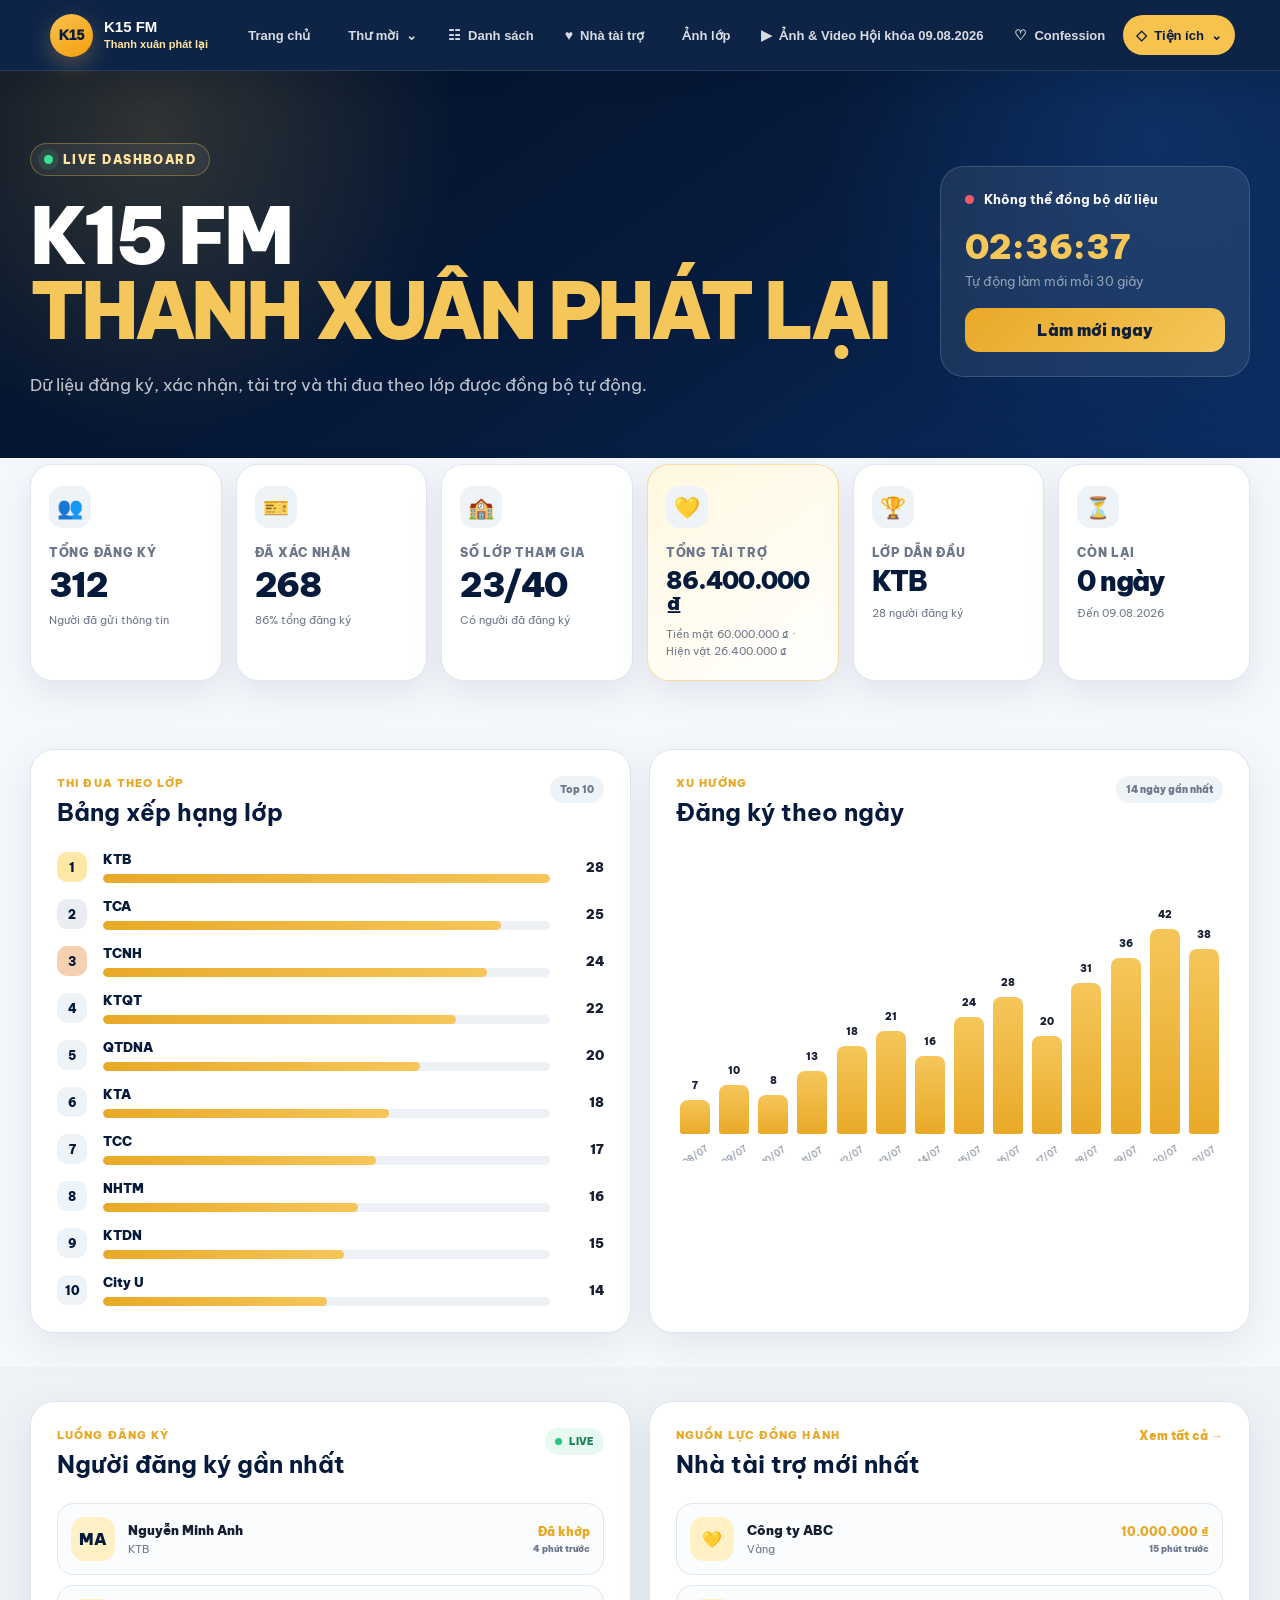
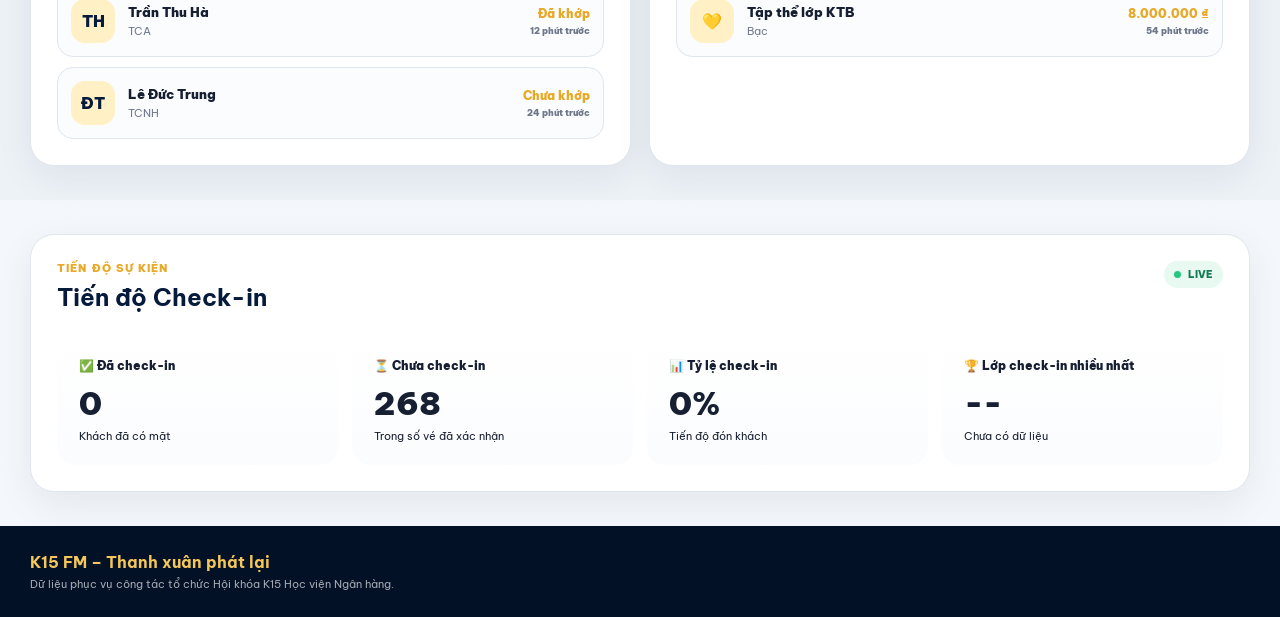
<file: dashboard/index.html>
<!doctype html>
<html lang="vi">
<head>
  <meta charset="utf-8">
  <meta name="viewport" content="width=device-width,initial-scale=1">
  <title>K15 FM Live Dashboard</title>
  <meta name="description" content="Bảng điều hành trực tiếp K15 FM – Thanh xuân phát lại.">
  <link rel="preconnect" href="https://fonts.googleapis.com">
  <link rel="preconnect" href="https://fonts.gstatic.com" crossorigin>
  <link href="https://fonts.googleapis.com/css2?family=Be+Vietnam+Pro:wght@400;500;600;700;800;900&display=swap&subset=vietnamese" rel="stylesheet">
  <link rel="stylesheet" href="/assets/css/site-header.css">
  <link rel="stylesheet" href="/assets/css/dashboard.css?v=20260721-5">
</head>
<body>
  <div id="k15-site-header"></div>

  <main class="dash-page">
    <section class="dash-hero">
      <div class="dash-container dash-hero__inner">
        <div>
          <div class="dash-live-pill"><span class="dash-live-dot"></span> LIVE DASHBOARD</div>
          <h1>K15 FM<br><span>THANH XUÂN PHÁT LẠI</span></h1>
          <p>Dữ liệu đăng ký, xác nhận, tài trợ và thi đua theo lớp được đồng bộ tự động.</p>
        </div>

        <aside class="dash-sync-card">
          <div class="dash-sync-card__top">
            <span id="syncStatusDot" class="dash-status-dot"></span>
            <strong id="syncStatusText">Đang kết nối dữ liệu...</strong>
          </div>
          <div class="dash-sync-card__time" id="lastUpdated">--:--:--</div>
          <small>Tự động làm mới mỗi 30 giây</small>
          <button id="refreshButton" type="button">Làm mới ngay</button>
        </aside>
      </div>
    </section>

    <section class="dash-section dash-section--kpi">
      <div class="dash-container">
        <div class="dash-kpi-grid">
          <article class="dash-kpi-card"><div class="dash-kpi-card__icon">👥</div><div class="dash-kpi-card__label">Tổng đăng ký</div><div class="dash-kpi-card__value" data-kpi="totalRegistrations">0</div><div class="dash-kpi-card__note">Người đã gửi thông tin</div></article>
          <article class="dash-kpi-card"><div class="dash-kpi-card__icon">🎫</div><div class="dash-kpi-card__label">Đã xác nhận</div><div class="dash-kpi-card__value" data-kpi="confirmedRegistrations">0</div><div class="dash-kpi-card__note" id="confirmedRate">0% tổng đăng ký</div></article>
          <article class="dash-kpi-card"><div class="dash-kpi-card__icon">🏫</div><div class="dash-kpi-card__label">Số lớp tham gia</div><div class="dash-kpi-card__value" data-kpi="classCount">0/40</div><div class="dash-kpi-card__note">Có người đã đăng ký</div></article>
          <article class="dash-kpi-card dash-kpi-card--gold"><div class="dash-kpi-card__icon">💛</div><div class="dash-kpi-card__label">Tổng tài trợ</div><div class="dash-kpi-card__value dash-kpi-card__value--money" data-kpi="sponsorTotal">0 ₫</div><div class="dash-kpi-card__note" id="sponsorBreakdown">Tiền mặt + hiện vật quy đổi</div></article>
          <article class="dash-kpi-card"><div class="dash-kpi-card__icon">🏆</div><div class="dash-kpi-card__label">Lớp dẫn đầu</div><div class="dash-kpi-card__value dash-kpi-card__value--text" data-kpi="topClass">--</div><div class="dash-kpi-card__note" id="topClassNote">Chưa có dữ liệu</div></article>
          <article class="dash-kpi-card"><div class="dash-kpi-card__icon">⏳</div><div class="dash-kpi-card__label">Còn lại</div><div class="dash-kpi-card__value dash-kpi-card__value--text" id="daysRemaining">-- ngày</div><div class="dash-kpi-card__note">Đến 09.08.2026</div></article>
        </div>
      </div>
    </section>

    <section class="dash-section">
      <div class="dash-container dash-two-columns">
        <article class="dash-panel">
          <div class="dash-panel__header"><div><div class="dash-panel__kicker">Thi đua theo lớp</div><h2>Bảng xếp hạng lớp</h2></div><span class="dash-chip">Top 10</span></div>
          <div id="classRanking" class="dash-ranking"><div class="dash-empty">Đang tải bảng xếp hạng...</div></div>
        </article>

        <article class="dash-panel">
          <div class="dash-panel__header"><div><div class="dash-panel__kicker">Xu hướng</div><h2>Đăng ký theo ngày</h2></div><span class="dash-chip">14 ngày gần nhất</span></div>
          <div id="dailyChart" class="dash-chart"><div class="dash-empty">Đang tải biểu đồ...</div></div>
        </article>
      </div>
    </section>

    <section class="dash-section dash-section--soft">
      <div class="dash-container dash-two-columns">
        <article class="dash-panel">
          <div class="dash-panel__header"><div><div class="dash-panel__kicker">Luồng đăng ký</div><h2>Người đăng ký gần nhất</h2></div><span class="dash-live-mini"><i></i> LIVE</span></div>
          <div id="recentRegistrations" class="dash-feed"><div class="dash-empty">Đang tải danh sách...</div></div>
        </article>

        <article class="dash-panel">
          <div class="dash-panel__header"><div><div class="dash-panel__kicker">Nguồn lực đồng hành</div><h2>Nhà tài trợ mới nhất</h2></div><a href="/nhataitro/" class="dash-panel__link">Xem tất cả →</a></div>
          <div id="recentSponsors" class="dash-feed"><div class="dash-empty">Đang tải danh sách...</div></div>
        </article>
      </div>
    </section>

    <section class="dash-section">
      <div class="dash-container">
        <article class="dash-panel">
          <div class="dash-panel__header">
            <div><div class="dash-panel__kicker">Tiến độ sự kiện</div><h2>Tiến độ Check-in</h2></div>
            <span class="dash-live-mini"><i></i> LIVE</span>
          </div>
          <div class="dash-checkin-grid">
            <div class="dash-checkin-card"><span>✅ Đã check-in</span><strong id="checkedInCount">0</strong><small>Khách đã có mặt</small></div>
            <div class="dash-checkin-card"><span>⏳ Chưa check-in</span><strong id="notCheckedInCount">0</strong><small>Trong số vé đã xác nhận</small></div>
            <div class="dash-checkin-card"><span>📊 Tỷ lệ check-in</span><strong id="checkinRate">0%</strong><small>Tiến độ đón khách</small></div>
            <div class="dash-checkin-card"><span>🏆 Lớp check-in nhiều nhất</span><strong id="topCheckinClass">--</strong><small id="topCheckinClassNote">Chưa có dữ liệu</small></div>
          </div>
        </article>
      </div>
    </section>
  </main>

  <footer class="dash-footer">
    <div class="dash-container"><strong>K15 FM – Thanh xuân phát lại</strong><span>Dữ liệu phục vụ công tác tổ chức Hội khóa K15 Học viện Ngân hàng.</span></div>
  </footer>

  <script src="/assets/js/dashboard.js?v=20260721-5"></script>
  <script src="/assets/js/site-header.js"></script>
</body>
</html>
</file>
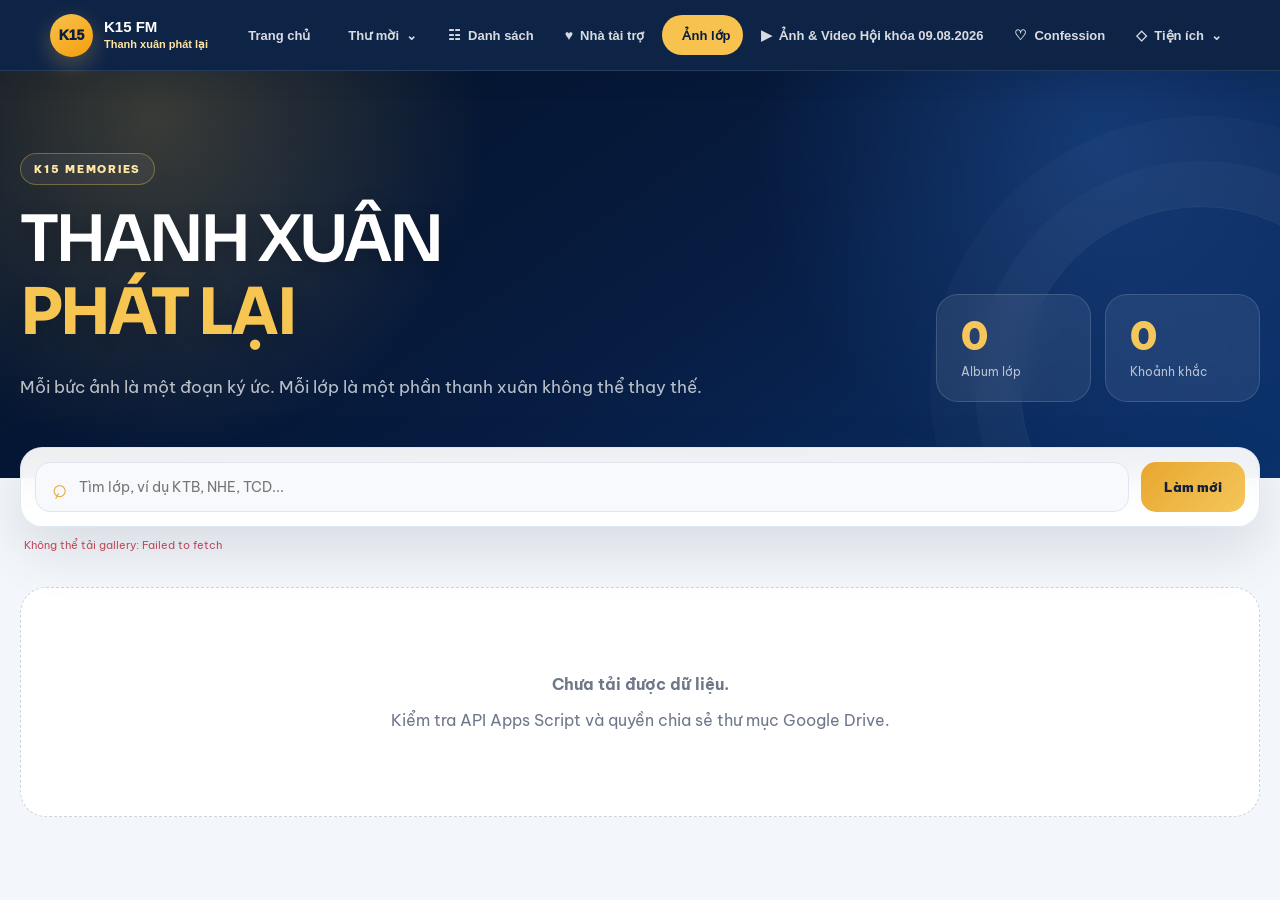
<file: gallery/index.html>
<!doctype html>
<html lang="vi">
<head>
  <meta charset="utf-8">
  <meta name="viewport" content="width=device-width,initial-scale=1,viewport-fit=cover">
  <meta name="theme-color" content="#061a3b">

  <title>K15 Memories | Thanh xuân phát lại</title>
  <meta name="description" content="Thư viện ảnh các lớp K15 Học viện Ngân hàng – K15 FM Thanh xuân phát lại.">

  <link rel="preconnect" href="https://fonts.googleapis.com">
  <link rel="preconnect" href="https://fonts.gstatic.com" crossorigin>

  <link href="https://fonts.googleapis.com/css2?family=Be+Vietnam+Pro:wght@400;500;600;700;800;900&display=swap&subset=vietnamese" rel="stylesheet">
  <link href="https://fonts.googleapis.com/css2?family=Sora:wght@600;700;800&display=swap" rel="stylesheet">

  <link rel="stylesheet" href="/assets/css/site-header.css">
  <link rel="stylesheet" href="/assets/css/gallery.css?v=20260729-title-sora">

  <style>
    /*
      Chỉ tinh chỉnh tiêu đề “THANH XUÂN PHÁT LẠI”
      Dùng selector cụ thể và !important để không bị gallery.css ghi đè.
    */
    .gallery-hero .gallery-hero__title{
      display:flex !important;
      flex-direction:column !important;
      align-items:flex-start !important;
      gap:12px !important;

      margin:24px 0 28px !important;
      padding:0 !important;

      font-family:"Sora","Be Vietnam Pro",sans-serif !important;
      font-size:clamp(48px,5vw,76px) !important;
      font-weight:600 !important;
      line-height:.96 !important;
      letter-spacing:-3.8px !important;

      text-transform:none !important;
      font-synthesis:none;
      -webkit-font-smoothing:antialiased;
      text-rendering:geometricPrecision;
    }

    .gallery-hero .gallery-hero__title-line{
      display:block !important;
      margin:0 !important;
      padding:0 !important;
      font:inherit !important;
      line-height:inherit !important;
      letter-spacing:inherit !important;
      white-space:nowrap;
    }

    .gallery-hero .gallery-hero__title-line--white{
      color:#ffffff !important;
      font-weight:600 !important;
      text-shadow:0 4px 18px rgba(0,0,0,.22);
    }

    .gallery-hero .gallery-hero__title-line--gold{
      color:#f7c652 !important;
      font-weight:700 !important;
      letter-spacing:-3px !important;
      text-shadow:0 4px 18px rgba(0,0,0,.18);
    }

    @media(max-width:768px){
      .gallery-hero .gallery-hero__title{
        gap:8px !important;
        margin:20px 0 24px !important;
        font-size:clamp(40px,10.4vw,60px) !important;
        line-height:1 !important;
        letter-spacing:-2.6px !important;
      }

      .gallery-hero .gallery-hero__title-line--gold{
        letter-spacing:-2px !important;
      }
    }

    @media(max-width:430px){
      .gallery-hero .gallery-hero__title{
        font-size:clamp(35px,10.5vw,48px) !important;
        letter-spacing:-2px !important;
      }
    }
  </style>
</head>

<body>
  <div id="k15-site-header"></div>

  <main class="gallery-page">
    <section class="gallery-hero">
      <div class="gallery-shell gallery-hero__inner">
        <div>
          <div class="gallery-kicker">K15 MEMORIES</div>

          <h1 class="gallery-hero__title">
            <span class="gallery-hero__title-line gallery-hero__title-line--white">
              THANH XUÂN
            </span>

            <span class="gallery-hero__title-line gallery-hero__title-line--gold">
              PHÁT LẠI
            </span>
          </h1>

          <p>
            Mỗi bức ảnh là một đoạn ký ức. Mỗi lớp là một phần thanh xuân không thể thay thế.
          </p>
        </div>

        <div class="gallery-hero__stats">
          <div>
            <strong id="totalAlbums">0</strong>
            <span>Album lớp</span>
          </div>

          <div>
            <strong id="totalPhotos">0</strong>
            <span>Khoảnh khắc</span>
          </div>
        </div>
      </div>
    </section>

    <section class="gallery-toolbar-wrap">
      <div class="gallery-shell">
        <div class="gallery-toolbar">
          <label class="gallery-search" for="gallerySearch">
            <span>⌕</span>

            <input
              id="gallerySearch"
              type="search"
              placeholder="Tìm lớp, ví dụ KTB, NHE, TCD..."
              autocomplete="off"
            >
          </label>

          <button id="refreshGallery" class="gallery-refresh" type="button">
            Làm mới
          </button>
        </div>

        <div class="gallery-status-row">
          <span id="galleryStatus">Đang kết nối Google Drive...</span>
          <span id="galleryUpdated"></span>
        </div>
      </div>
    </section>

    <section class="gallery-section">
      <div class="gallery-shell">
        <div id="albumGrid" class="album-grid">
          <div class="gallery-loading-card">
            <div class="gallery-spinner"></div>
            <p>Đang tải album ảnh...</p>
          </div>
        </div>

        <div id="emptyState" class="gallery-empty" hidden>
          <div>📷</div>
          <h2>Chưa tìm thấy lớp phù hợp</h2>
          <p>Thử nhập tên lớp khác hoặc xóa từ khóa tìm kiếm.</p>
        </div>
      </div>
    </section>
  </main>

  <div id="albumModal" class="album-modal" aria-hidden="true">
    <div class="album-modal__backdrop" data-close-modal></div>

    <section
      class="album-modal__panel"
      role="dialog"
      aria-modal="true"
      aria-labelledby="albumModalTitle"
    >
      <header class="album-modal__header">
        <div>
          <div class="album-modal__eyebrow">ALBUM LỚP</div>
          <h2 id="albumModalTitle">K15 Memories</h2>
          <p id="albumModalMeta"></p>
        </div>

        <button
          class="album-modal__close"
          type="button"
          data-close-modal
          aria-label="Đóng album"
        >
          ×
        </button>
      </header>

      <div id="photoGrid" class="photo-grid"></div>
    </section>
  </div>

  <div id="lightbox" class="lightbox" aria-hidden="true">
    <button
      class="lightbox__close"
      type="button"
      data-close-lightbox
      aria-label="Đóng ảnh"
    >
      ×
    </button>

    <button
      class="lightbox__nav lightbox__nav--prev"
      type="button"
      data-lightbox-prev
      aria-label="Ảnh trước"
    >
      ‹
    </button>

    <figure class="lightbox__figure">
      <img id="lightboxImage" alt="">

      <figcaption>
        <strong id="lightboxCaption"></strong>
        <span id="lightboxCounter"></span>
      </figcaption>
    </figure>

    <button
      class="lightbox__nav lightbox__nav--next"
      type="button"
      data-lightbox-next
      aria-label="Ảnh tiếp theo"
    >
      ›
    </button>
  </div>

  <script src="/assets/js/gallery.js?v=20260729-title-sora"></script>
  <script src="/assets/js/site-header.js"></script>
</body>
</html>
</file>
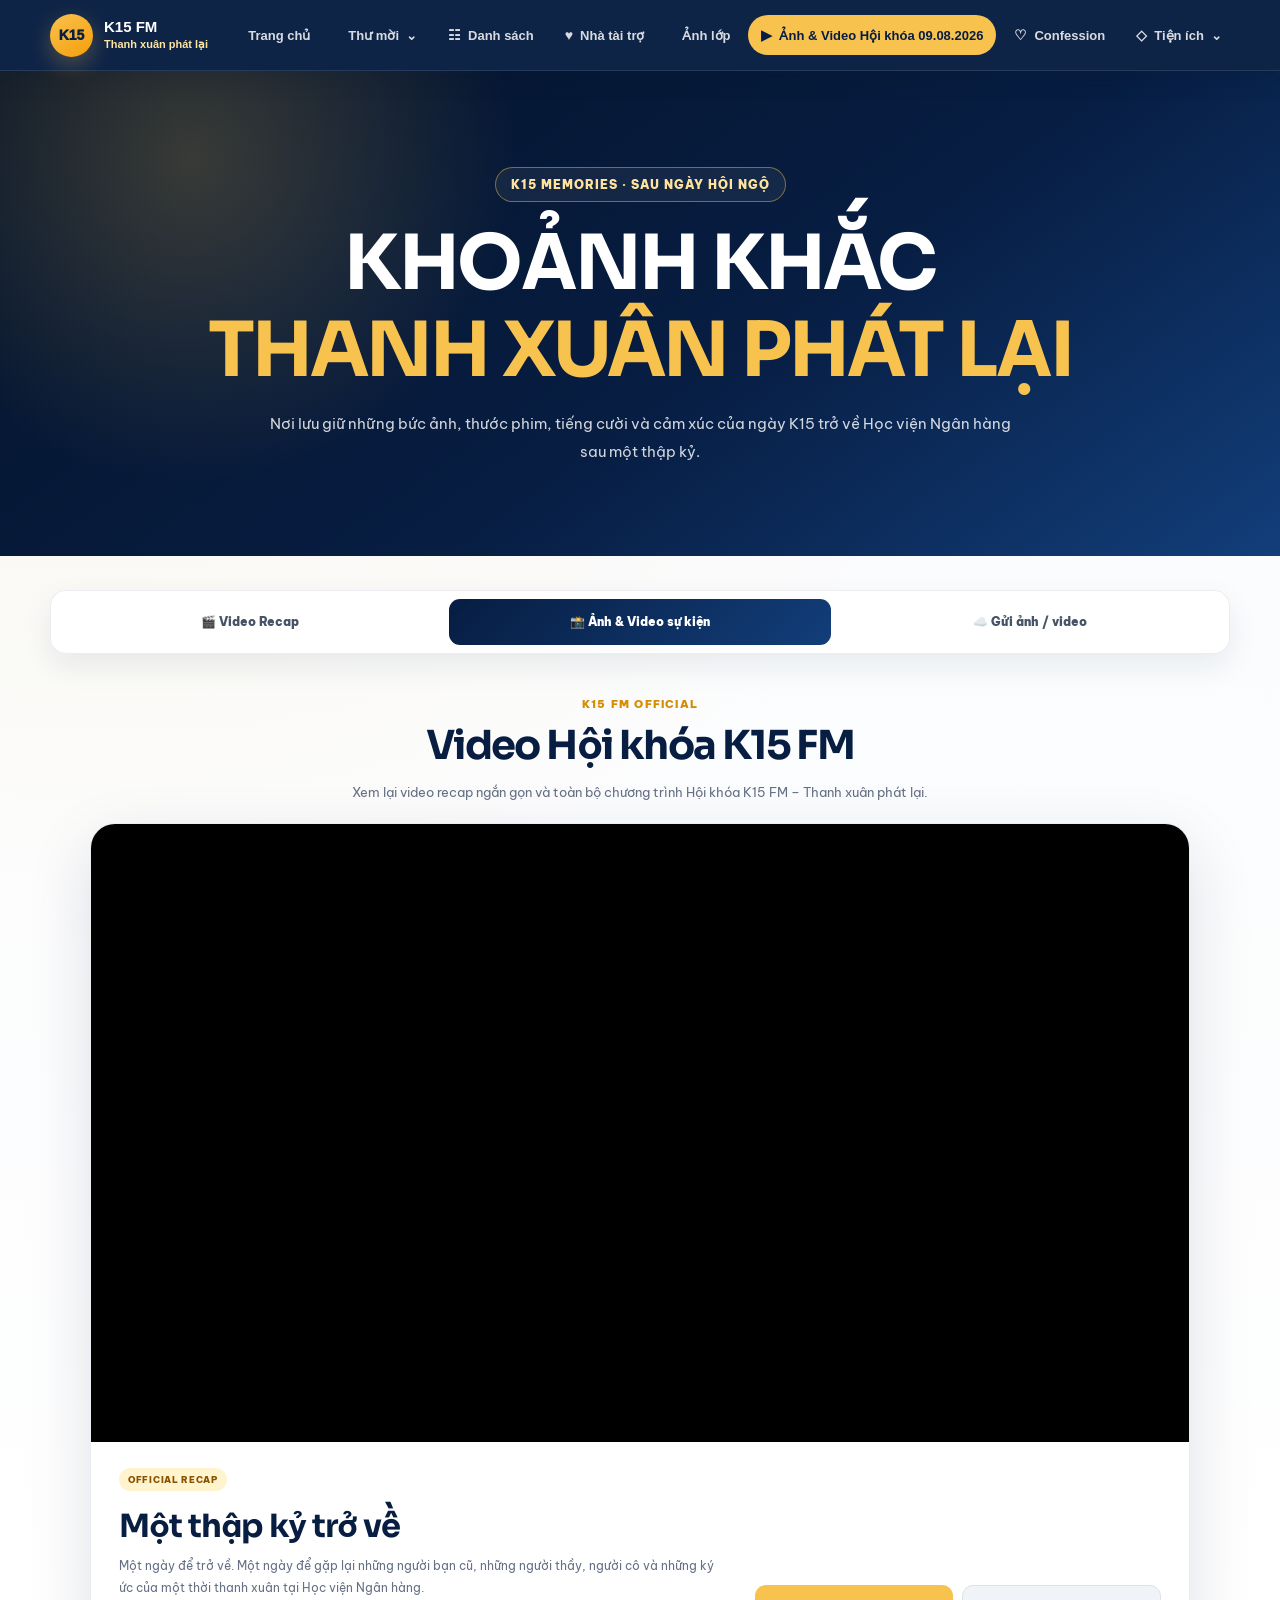
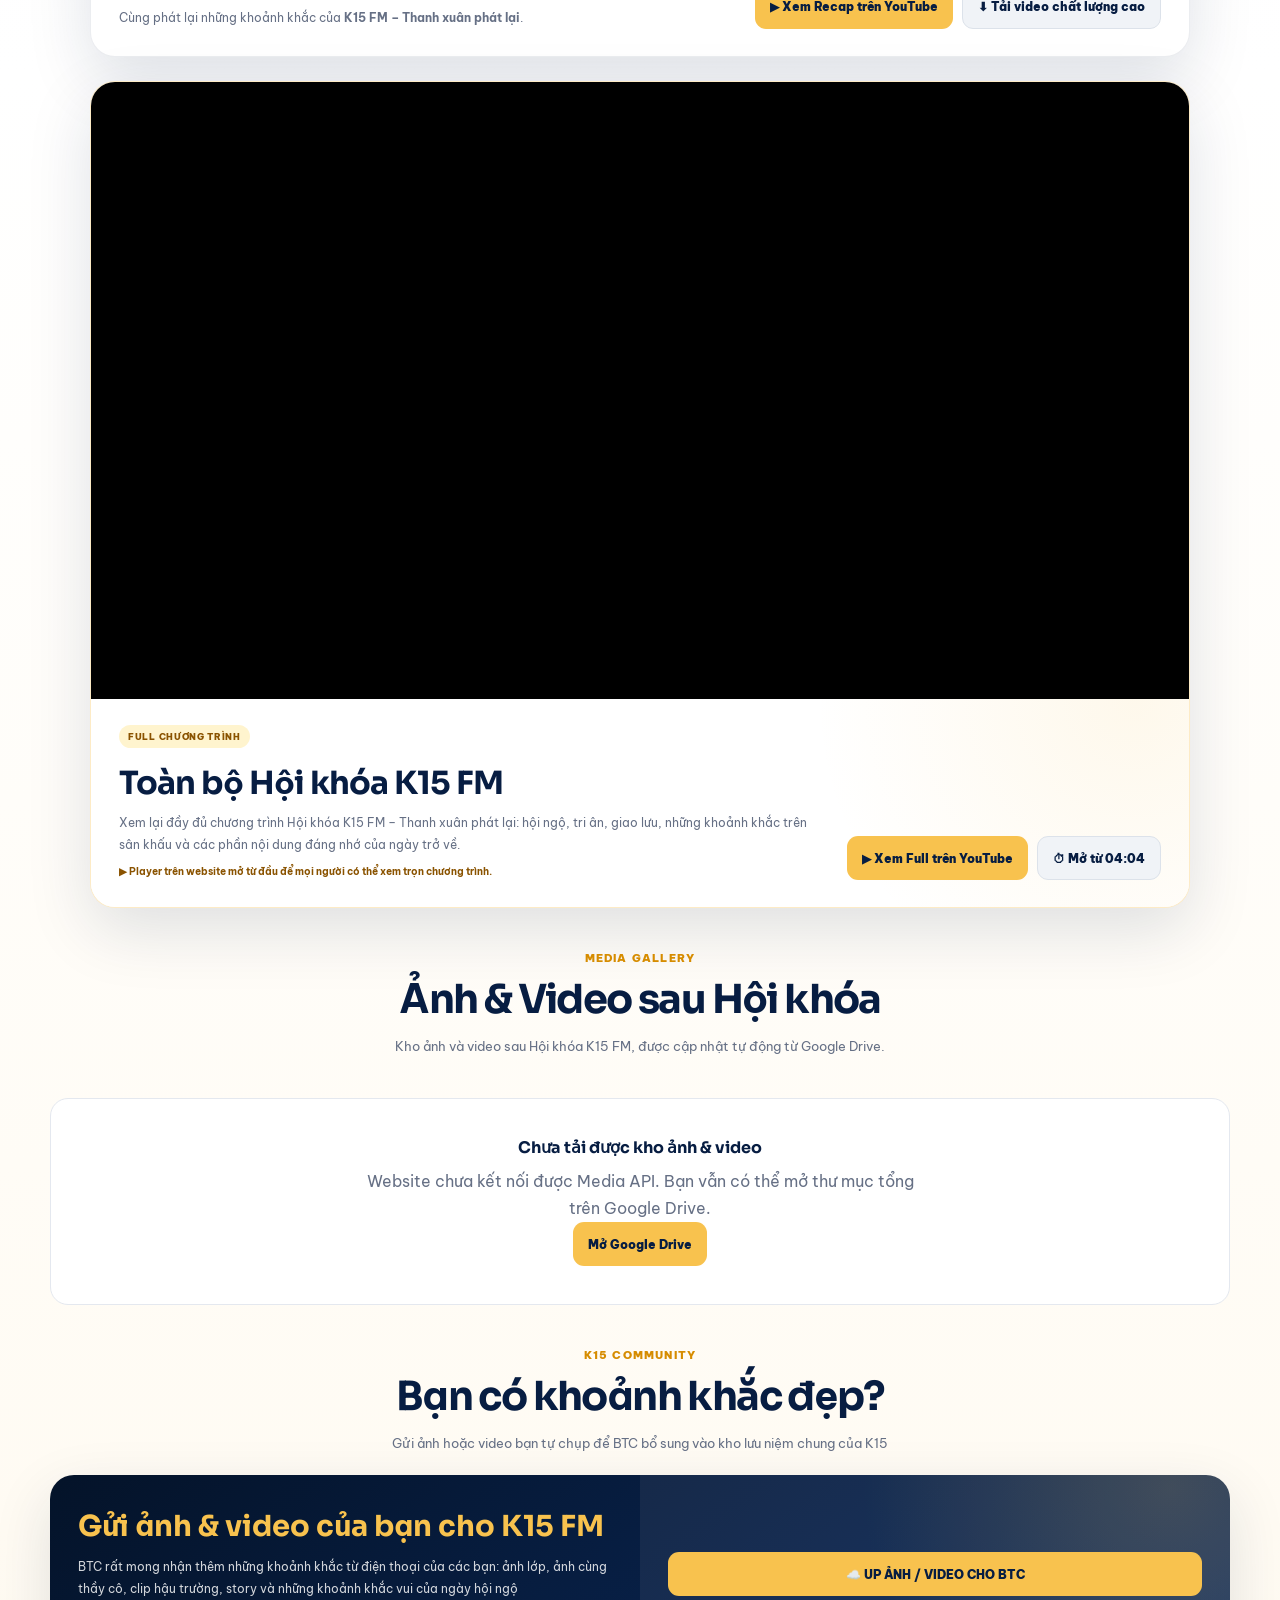
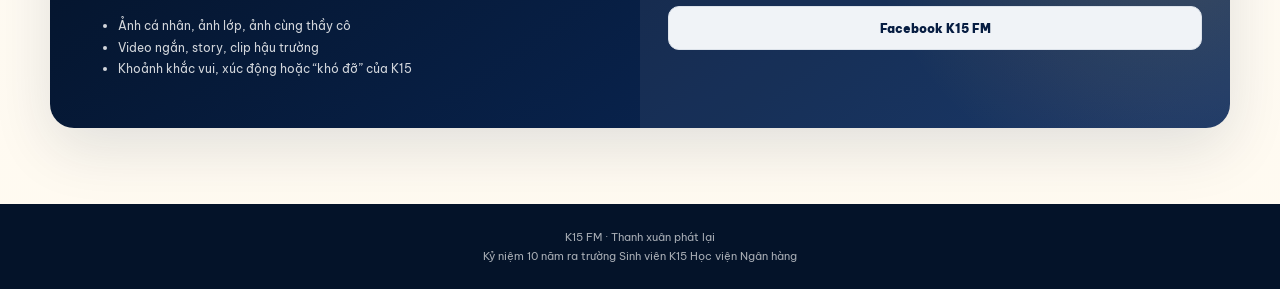
<file: media/index.html>
<!doctype html>
<html lang="vi">
<head>
<meta charset="utf-8">
<meta name="viewport" content="width=device-width,initial-scale=1,viewport-fit=cover">
<meta name="theme-color" content="#071d42">
<title>Ảnh & Video | K15 FM – Thanh xuân phát lại</title>
<meta name="description" content="Ảnh, video recap và những khoảnh khắc sau Hội khóa 10 năm K15 Học viện Ngân hàng">
<link rel="preconnect" href="https://fonts.googleapis.com">
<link rel="preconnect" href="https://fonts.gstatic.com" crossorigin>
<link href="https://fonts.googleapis.com/css2?family=Be+Vietnam+Pro:wght@400;500;600;700;800;900&family=Sora:wght@600;700;800&display=swap" rel="stylesheet">
<link rel="stylesheet" href="/assets/css/site-header.css?v=20260816-media-recap-full-event-final">
<style>
:root{--navy:#071d42;--navy2:#0b2b60;--navy3:#123e7a;--gold:#f8c24e;--text:#172033;--muted:#667085;--shadow:0 20px 60px rgba(7,29,66,.12)}
*{box-sizing:border-box}html{scroll-behavior:smooth}body{margin:0;color:var(--text);font-family:"Be Vietnam Pro","Segoe UI",Arial,sans-serif;background:radial-gradient(circle at 8% 0%,rgba(248,194,78,.11),transparent 26%),linear-gradient(180deg,#f8fafc 0%,#fff 48%,#fffaf0 100%);-webkit-font-smoothing:antialiased}
a{color:inherit}button{font:inherit}.shell{width:min(1180px,calc(100% - 28px));margin:auto}
.hero{position:relative;overflow:hidden;padding:96px 20px 90px;color:#fff;text-align:center;background:radial-gradient(circle at 15% 18%,rgba(248,194,78,.21),transparent 28%),linear-gradient(145deg,#041329 0%,var(--navy) 57%,var(--navy3) 100%)}
.hero-inner{width:min(920px,100%);margin:auto}.kicker{display:inline-flex;padding:9px 15px;border:1px solid rgba(248,194,78,.45);border-radius:999px;color:#ffe39d;background:rgba(255,255,255,.06);font-size:12px;font-weight:900;letter-spacing:1px;text-transform:uppercase}
.hero h1{margin:22px 0 0;font-family:"Sora","Be Vietnam Pro",sans-serif;font-size:clamp(43px,7vw,76px);line-height:1.04;font-weight:700;letter-spacing:-2.8px}.hero h1 span{display:block;margin-top:8px;color:var(--gold)}.hero p{max-width:760px;margin:20px auto 0;color:rgba(255,255,255,.82);font-size:15px;line-height:1.85}
.main{padding:34px 0 76px}.tabs{position:sticky;top:76px;z-index:20;padding:8px;display:grid;grid-template-columns:repeat(3,1fr);gap:7px;background:rgba(255,255,255,.94);border:1px solid rgba(7,29,66,.08);border-radius:16px;box-shadow:0 12px 30px rgba(7,29,66,.08);backdrop-filter:blur(10px)}
.tab{min-height:46px;display:flex;align-items:center;justify-content:center;border-radius:11px;text-decoration:none;color:#475467;font-size:12px;font-weight:900}.tab.active,.tab:hover{color:#fff;background:linear-gradient(135deg,var(--navy),var(--navy3))}
.section{scroll-margin-top:150px;margin-top:38px}.section-head{text-align:center;margin-bottom:20px}.section-head small{color:#d68c00;font-size:11px;font-weight:900;letter-spacing:1.2px;text-transform:uppercase}.section-head h2{margin:7px 0 0;color:var(--navy);font-family:"Sora","Be Vietnam Pro",sans-serif;font-size:clamp(28px,4vw,40px);font-weight:700;letter-spacing:-1.6px}.section-head p{max-width:760px;margin:10px auto 0;color:var(--muted);font-size:13px;line-height:1.75}
.recap{overflow:hidden;display:grid;grid-template-columns:1.15fr .85fr;background:#fff;border:1px solid rgba(7,29,66,.08);border-radius:25px;box-shadow:var(--shadow)}.recap-cover{min-height:360px;display:flex;align-items:center;justify-content:center;color:#071d42;background:radial-gradient(circle at 80% 10%,rgba(248,194,78,.22),transparent 25%),linear-gradient(145deg,#041329,#0d3972)}.play{width:84px;height:84px;display:grid;place-items:center;border-radius:50%;background:var(--gold);font-size:28px;box-shadow:0 18px 40px rgba(0,0,0,.24)}.recap-copy{padding:34px 28px;display:flex;flex-direction:column;justify-content:center}.tag{width:fit-content;padding:7px 10px;color:#8a5300;background:#fff4ce;border-radius:999px;font-size:10px;font-weight:900;text-transform:uppercase}.recap-copy h3{margin:14px 0 0;color:var(--navy);font-family:"Sora","Be Vietnam Pro",sans-serif;font-size:30px}.recap-copy p{margin:12px 0 0;color:var(--muted);font-size:13px;line-height:1.8}
.btn{min-height:44px;padding:0 15px;display:inline-flex;align-items:center;justify-content:center;border-radius:11px;text-decoration:none;border:0;cursor:pointer;font-size:12px;font-weight:900}.btn-primary{color:#071d42;background:var(--gold)}.btn-secondary{color:#071d42;background:#f0f3f7;border:1px solid #dce2ea}.actions{display:flex;flex-wrap:wrap;gap:9px;margin-top:20px}.disabled{opacity:.5;pointer-events:none}
.category-tabs{display:flex;flex-wrap:wrap;justify-content:center;gap:8px;margin-bottom:20px}.category-tab{min-height:40px;padding:0 13px;border:1px solid #dce2ea;border-radius:999px;background:#fff;color:#475467;cursor:pointer;font-size:11px;font-weight:900}.category-tab.active{color:#fff;border-color:var(--navy);background:var(--navy)}
.category-block{margin-top:28px;padding:20px;background:#fff;border:1px solid #e4e8ef;border-radius:20px;box-shadow:0 9px 28px rgba(7,29,66,.05)}.category-block[hidden]{display:none!important}.category-head{display:flex;align-items:flex-end;justify-content:space-between;gap:12px;margin-bottom:14px}.category-head h3{margin:0;color:var(--navy);font-family:"Sora","Be Vietnam Pro",sans-serif;font-size:21px}.category-meta{margin-top:5px;color:#667085;font-size:10px}.category-head-actions{display:flex;gap:8px;flex-wrap:wrap}
.subfolder-list{display:grid;gap:14px;margin-top:16px}.subfolder-block{padding:15px;border:1px solid #edf0f4;border-radius:15px;background:#fbfcfe}.subfolder-head{display:flex;align-items:center;justify-content:space-between;gap:10px;margin-bottom:10px}.subfolder-head h4{margin:0;color:#20365f;font-size:13px}.subfolder-head span{color:#667085;font-size:9px}
.photo-grid{display:grid;grid-template-columns:repeat(4,minmax(0,1fr));gap:10px}.photo-card{position:relative;overflow:hidden;aspect-ratio:4/3;padding:0;border:0;border-radius:14px;background:#edf2f7;cursor:pointer;box-shadow:0 7px 18px rgba(7,29,66,.06)}.photo-card img{width:100%;height:100%;display:block;object-fit:cover;transition:transform .25s ease}.photo-card:hover img{transform:scale(1.035)}.photo-card span{position:absolute;right:9px;bottom:9px;width:30px;height:30px;display:grid;place-items:center;border-radius:50%;background:rgba(4,19,41,.72);color:#fff;font-size:12px}
.more-wrap{text-align:center;margin-top:15px}.video-strip{margin-top:18px;padding:18px;background:#f8fafc;border:1px solid #e4e8ef;border-radius:17px}.video-strip-head{display:flex;align-items:end;justify-content:space-between;gap:12px;max-width:1060px;margin:0 auto}.video-strip-head small{color:#d68c00;font-size:10px;font-weight:900;text-transform:uppercase}.video-strip-head h4{margin:4px 0 0;color:var(--navy);font-family:"Sora",sans-serif;font-size:20px}.video-strip-head>span{color:#667085;font-size:11px}.video-grid{display:grid;grid-template-columns:1fr;gap:18px;margin:16px auto 0;max-width:1060px}.video-player-card{width:100%;overflow:hidden;border:1px solid #e4e8ef;border-radius:16px;background:#fff;box-shadow:0 10px 28px rgba(7,29,66,.07)}.video-player-frame{position:relative;width:100%;aspect-ratio:16/9;background:#000;overflow:hidden}.video-player-frame iframe{position:absolute;inset:0;width:100%;height:100%;display:block;border:0}.video-player-info{padding:15px 16px}.video-player-info strong{display:block;color:#071d42;font-size:13px;line-height:1.55}.video-player-actions{display:flex;flex-wrap:wrap;gap:9px;margin-top:11px}.video-player-actions a{min-height:38px;padding:0 12px;display:inline-flex;align-items:center;justify-content:center;border-radius:10px;text-decoration:none;font-size:10px;font-weight:900}.video-player-actions .open-drive{color:#071d42;background:#f1f4f8;border:1px solid #dce2ea}.video-player-actions .download-video{color:#071d42;background:#f8c24e}
.gallery-loading,.gallery-error{padding:38px 20px;text-align:center;background:#fff;border:1px solid #e4e8ef;border-radius:18px;color:#667085}.gallery-loading p,.gallery-error p{margin:10px auto 0;max-width:560px;line-height:1.7}.gallery-error strong{display:block;color:#071d42;font-family:"Sora",sans-serif;font-size:16px}.gallery-spinner{width:36px;height:36px;margin:auto;border:3px solid #e4e8ef;border-top-color:#f8c24e;border-radius:50%;animation:k15Spin .8s linear infinite}@keyframes k15Spin{to{transform:rotate(360deg)}}
.contrib{overflow:hidden;display:grid;grid-template-columns:1fr 1fr;border-radius:24px;background:radial-gradient(circle at 95% 5%,rgba(248,194,78,.18),transparent 27%),linear-gradient(145deg,#041329,var(--navy2));box-shadow:var(--shadow)}.contrib>div{padding:32px 28px}.contrib h3{margin:0;color:var(--gold);font-family:"Sora","Be Vietnam Pro",sans-serif;font-size:29px}.contrib p,.contrib li{color:rgba(255,255,255,.82);font-size:12px;line-height:1.8}.side{background:rgba(255,255,255,.06);display:flex;flex-direction:column;justify-content:center}.side .btn{margin:5px 0}
.photo-lightbox{position:fixed;inset:0;z-index:99999;display:none;align-items:center;justify-content:center;padding:20px;background:rgba(2,10,24,.94)}.photo-lightbox.open{display:flex}.lb-content{width:min(1050px,86vw)}.lb-content img{width:100%;max-height:76vh;display:block;object-fit:contain;border-radius:14px;background:#08162d}.lb-meta{margin-top:10px;display:flex;align-items:center;justify-content:space-between;gap:12px;color:#fff}.lb-meta strong{display:block;font-size:12px}.lb-meta span{display:block;margin-top:3px;color:rgba(255,255,255,.6);font-size:10px}.lb-actions{display:flex;gap:8px}.lb-close,.lb-nav{position:fixed;border:1px solid rgba(255,255,255,.2);background:rgba(255,255,255,.09);color:#fff;cursor:pointer}.lb-close{right:18px;top:18px;width:44px;height:44px;border-radius:50%;font-size:24px}.lb-nav{top:50%;transform:translateY(-50%);width:48px;height:64px;border-radius:13px;font-size:36px}.lb-prev{left:16px}.lb-next{right:16px}
.footer{padding:24px 18px;color:rgba(255,255,255,.65);background:#041329;text-align:center;font-size:11px;line-height:1.7}
@media(max-width:900px){.recap,.contrib{grid-template-columns:1fr}.photo-grid{grid-template-columns:repeat(3,1fr)}.video-grid{grid-template-columns:1fr;max-width:100%}.video-strip-head{max-width:100%}}@media(max-width:650px){.tabs{top:68px;grid-template-columns:1fr}.recap-cover{min-height:250px}.category-head,.subfolder-head{align-items:flex-start;flex-direction:column}.photo-grid{grid-template-columns:repeat(2,1fr);gap:7px}.video-strip{padding:12px 0 0;border-radius:14px}.video-strip-head{padding:0 12px;align-items:flex-start}.video-strip-head h4{font-size:18px}.video-grid{grid-template-columns:1fr;gap:14px;margin-top:12px;max-width:none}.video-player-card{width:100%;border-left:0;border-right:0;border-radius:0;box-shadow:none}.video-player-frame{width:100%;aspect-ratio:16/9}.video-player-info{padding:14px 12px 16px}.video-player-info strong{font-size:12px}.video-player-actions{display:grid;grid-template-columns:1fr 1fr;gap:8px}.video-player-actions a{width:100%;min-height:42px;font-size:10px}.lb-content{width:94vw}.lb-nav{width:40px;height:54px}.lb-prev{left:6px}.lb-next{right:6px}.lb-meta{align-items:flex-start;flex-direction:column}.lb-actions{width:100%}.lb-actions .btn{flex:1}}

/* OFFICIAL RECAP */
.official-recap{width:100%;max-width:1100px;margin:0 auto;overflow:hidden;background:#fff;border:1px solid rgba(7,29,66,.08);border-radius:25px;box-shadow:0 22px 65px rgba(7,29,66,.13)}
.recap-video-frame{position:relative;width:100%;aspect-ratio:16/9;overflow:hidden;background:#000}
.recap-video-frame iframe{position:absolute;inset:0;width:100%;height:100%;display:block;border:0}
.recap-video-info{padding:25px 28px 27px;display:flex;align-items:flex-end;justify-content:space-between;gap:30px}
.recap-video-copy{max-width:720px}
.recap-label{display:inline-block;color:#d68c00;font-size:10px;font-weight:900;letter-spacing:1.1px;text-transform:uppercase}
.recap-video-info h3{margin:7px 0 0;color:var(--navy);font-family:"Sora","Be Vietnam Pro",sans-serif;font-size:clamp(24px,3vw,32px);letter-spacing:-1px}
.recap-video-info p{margin:9px 0 0;color:var(--muted);font-size:12px;line-height:1.8}
.recap-video-info .actions{flex-shrink:0;justify-content:flex-end;margin-top:0}
@media(max-width:850px){.recap-video-info{align-items:flex-start;flex-direction:column;gap:18px}.recap-video-info .actions{width:100%;justify-content:flex-start}}
@media(max-width:650px){.official-recap{width:calc(100% + 28px);margin-left:-14px;border-left:0;border-right:0;border-radius:0}.recap-video-info{padding:19px 16px 21px}.recap-video-info h3{font-size:23px}.recap-video-info p{font-size:11px}.recap-video-info .actions{display:grid;grid-template-columns:1fr;gap:8px}.recap-video-info .btn{width:100%;min-height:46px}}


/* =====================================================
   K15 FM FEATURED VIDEOS - RECAP + FULL EVENT
===================================================== */
.featured-video-list{
  display:grid;
  grid-template-columns:1fr;
  gap:24px
}

.featured-video-badge{
  display:inline-flex;
  width:fit-content;
  margin-bottom:7px;
  padding:6px 9px;
  border-radius:999px;
  background:#fff4ce;
  color:#8a5300;
  font-size:9px;
  font-weight:900;
  letter-spacing:.7px;
  text-transform:uppercase
}

.official-recap--full{
  border-color:rgba(248,194,78,.32)
}

.official-recap--full .recap-video-info{
  background:
    radial-gradient(circle at 95% 0%,rgba(248,194,78,.11),transparent 30%),
    #fff
}

.video-jump-note{
  margin-top:8px;
  color:#8a5300;
  font-size:10px;
  line-height:1.65;
  font-weight:700
}

@media(max-width:650px){
  .featured-video-list{
    gap:18px
  }
}

</style>
</head>
<body>
<div id="k15-site-header"></div>
<header class="hero"><div class="hero-inner"><div class="kicker">K15 Memories · Sau ngày hội ngộ</div><h1>KHOẢNH KHẮC<span>THANH XUÂN PHÁT LẠI</span></h1><p>Nơi lưu giữ những bức ảnh, thước phim, tiếng cười và cảm xúc của ngày K15 trở về Học viện Ngân hàng sau một thập kỷ.</p></div></header>

<main class="main shell">
<nav class="tabs"><a class="tab active" href="#video">🎬 Video Recap</a><a class="tab" href="#album">📸 Ảnh & Video sự kiện</a><a class="tab" href="#dong-gop">☁️ Gửi ảnh / video</a></nav>

<section class="section" id="video">

  <div class="section-head">
    <small>K15 FM Official</small>
    <h2>Video Hội khóa K15 FM</h2>
    <p>
      Xem lại video recap ngắn gọn và toàn bộ chương trình Hội khóa
      K15 FM – Thanh xuân phát lại.
    </p>
  </div>

  <div class="featured-video-list">

    <!-- VIDEO 1: OFFICIAL RECAP -->
    <div class="official-recap">

      <div class="recap-video-frame">
        <iframe
          src="https://www.youtube.com/embed/CTEI-beAJBQ?rel=0"
          title="K15 FM – Thanh xuân phát lại | Official Recap"
          loading="lazy"
          allow="accelerometer; autoplay; clipboard-write; encrypted-media; gyroscope; picture-in-picture; web-share"
          referrerpolicy="strict-origin-when-cross-origin"
          allowfullscreen>
        </iframe>
      </div>

      <div class="recap-video-info">

        <div class="recap-video-copy">

          <span class="featured-video-badge">
            Official Recap
          </span>

          <h3>Một thập kỷ trở về</h3>

          <p>
            Một ngày để trở về. Một ngày để gặp lại những người bạn cũ,
            những người thầy, người cô và những ký ức của một thời thanh xuân
            tại Học viện Ngân hàng.
          </p>

          <p>
            Cùng phát lại những khoảnh khắc của
            <strong>K15 FM – Thanh xuân phát lại</strong>.
          </p>

        </div>

        <div class="actions">

          <a
            class="btn btn-primary"
            href="https://www.youtube.com/watch?v=CTEI-beAJBQ"
            target="_blank"
            rel="noopener">
            ▶ Xem Recap trên YouTube
          </a>

          <a
            class="btn btn-secondary"
            href="https://drive.google.com/drive/folders/19rVZl-kwIG6VKNI-OxAdM4kEvEMQPgeT?usp=sharing"
            target="_blank"
            rel="noopener">
            ⬇ Tải video chất lượng cao
          </a>

        </div>

      </div>

    </div>


    <!-- VIDEO 2: FULL HỘI KHÓA -->
    <div class="official-recap official-recap--full">

      <div class="recap-video-frame">
        <iframe
          src="https://www.youtube.com/embed/-KliLvrE3yc?rel=0"
          title="K15 FM – Thanh xuân phát lại | Full Hội khóa"
          loading="lazy"
          allow="accelerometer; autoplay; clipboard-write; encrypted-media; gyroscope; picture-in-picture; web-share"
          referrerpolicy="strict-origin-when-cross-origin"
          allowfullscreen>
        </iframe>
      </div>

      <div class="recap-video-info">

        <div class="recap-video-copy">

          <span class="featured-video-badge">
            Full chương trình
          </span>

          <h3>Toàn bộ Hội khóa K15 FM</h3>

          <p>
            Xem lại đầy đủ chương trình Hội khóa K15 FM – Thanh xuân phát lại:
            hội ngộ, tri ân, giao lưu, những khoảnh khắc trên sân khấu
            và các phần nội dung đáng nhớ của ngày trở về.
          </p>

          <div class="video-jump-note">
            ▶ Player trên website mở từ đầu để mọi người có thể xem trọn chương trình.
          </div>

        </div>

        <div class="actions">

          <a
            class="btn btn-primary"
            href="https://www.youtube.com/watch?v=-KliLvrE3yc"
            target="_blank"
            rel="noopener">
            ▶ Xem Full trên YouTube
          </a>

          <a
            class="btn btn-secondary"
            href="https://www.youtube.com/watch?v=-KliLvrE3yc&t=244s"
            target="_blank"
            rel="noopener">
            ⏱ Mở từ 04:04
          </a>

        </div>

      </div>

    </div>

  </div>

</section>

<section class="section" id="album">
<div class="section-head"><small>Media Gallery</small><h2>Ảnh & Video sau Hội khóa</h2><p>Kho ảnh và video sau Hội khóa K15 FM, được cập nhật tự động từ Google Drive.</p></div>
<div id="categoryTabs" class="category-tabs"></div>
<div id="mediaLoading" class="gallery-loading"><div class="gallery-spinner"></div><p>Đang tải kho ảnh & video K15 FM...</p></div>
<div id="mediaCategories"></div>
</section>

<section class="section" id="dong-gop">
<div class="section-head"><small>K15 Community</small><h2>Bạn có khoảnh khắc đẹp?</h2><p>Gửi ảnh hoặc video bạn tự chụp để BTC bổ sung vào kho lưu niệm chung của K15</p></div>
<div class="contrib"><div><h3>Gửi ảnh & video của bạn cho K15 FM</h3><p>BTC rất mong nhận thêm những khoảnh khắc từ điện thoại của các bạn: ảnh lớp, ảnh cùng thầy cô, clip hậu trường, story và những khoảnh khắc vui của ngày hội ngộ</p><ul><li>Ảnh cá nhân, ảnh lớp, ảnh cùng thầy cô</li><li>Video ngắn, story, clip hậu trường</li><li>Khoảnh khắc vui, xúc động hoặc “khó đỡ” của K15</li></ul></div><div class="side"><a class="btn btn-primary" href="https://docs.google.com/forms/d/e/1FAIpQLSd8YAUmHpNYTHK5HhW0391wwBun_IYbXJ5GayD4aAsgf2oerQ/viewform?usp=publish-editor" target="_blank" rel="noopener">☁️ UP ẢNH / VIDEO CHO BTC</a><a class="btn btn-secondary" href="https://www.facebook.com/K15FM" target="_blank" rel="noopener">Facebook K15 FM</a></div></div>
</section>
</main>

<div class="photo-lightbox" id="photoLightbox" aria-hidden="true"><button class="lb-close" id="lightboxClose" type="button">×</button><button class="lb-nav lb-prev" id="lightboxPrev" type="button">‹</button><div class="lb-content"><img id="lightboxImage" alt="Ảnh K15 FM"><div class="lb-meta"><div><strong id="lightboxName"></strong><span id="lightboxCounter"></span></div><div class="lb-actions"><a id="lightboxDownload" class="btn btn-primary" href="#" target="_blank" rel="noopener">⬇ Tải ảnh</a><a id="lightboxDrive" class="btn btn-secondary" href="#" target="_blank" rel="noopener">Mở trên Drive</a></div></div></div><button class="lb-nav lb-next" id="lightboxNext" type="button">›</button></div>

<footer class="footer">K15 FM · Thanh xuân phát lại<br>Kỷ niệm 10 năm ra trường Sinh viên K15 Học viện Ngân hàng</footer>

<script src="/assets/js/site-header.js?v=20260816-media-recap-full-event-final"></script>
<script>
const MEDIA_API_URL="https://script.google.com/macros/s/AKfycbxKK68exvmpy4ob1GXF4E42FMfalVzap3R2HwNi8zj_ZQttF9NHY6UVk4EtzqWRIe8b/exec";
const ROOT_DRIVE_URL="https://drive.google.com/drive/folders/1LTJAG3FKjAx1Rm6ixR-ud9tCtUoSJufT?usp=sharing";
const PHOTO_BATCH=18;
let categories=[],activeCategoryId="all",lightboxPhotos=[],lightboxIndex=0;
const visibleCount={};

function escapeHtml(value){return String(value||"").replace(/&/g,"&amp;").replace(/</g,"&lt;").replace(/>/g,"&gt;").replace(/"/g,"&quot;").replace(/'/g,"&#039;")}
function normalizeItem(item){const id=String(item.id||"").trim(),type=String(item.type||"").toLowerCase();return{id,name:String(item.name||"K15 FM"),type,thumbnail:item.thumbnail||(type==="image"?"https://drive.google.com/thumbnail?id="+encodeURIComponent(id)+"&sz=w1200":""),preview:item.preview||"https://drive.google.com/file/d/"+encodeURIComponent(id)+"/view",download:item.download||"https://drive.google.com/uc?export=download&id="+encodeURIComponent(id)}}
function normalizeFolder(folder){return{id:String(folder.id||""),name:String(folder.name||"Album K15 FM"),slug:String(folder.slug||""),driveUrl:String(folder.driveUrl||ROOT_DRIVE_URL),imageCount:Number(folder.imageCount||0),videoCount:Number(folder.videoCount||0),ownItems:Array.isArray(folder.ownItems)?folder.ownItems.map(normalizeItem):[],allItems:Array.isArray(folder.allItems)?folder.allItems.map(normalizeItem):[],subfolders:Array.isArray(folder.subfolders)?folder.subfolders.map(normalizeFolder):[]}}

async function loadMedia(){
 const loading=document.getElementById("mediaLoading"),container=document.getElementById("mediaCategories");
 try{
  const response=await fetch(MEDIA_API_URL+"?t="+Date.now(),{cache:"no-store"});
  if(!response.ok)throw new Error("HTTP "+response.status);
  const data=await response.json();
  if(!data||data.success!==true||!Array.isArray(data.categories))throw new Error(data&&data.error?data.error:"Media API không trả về dữ liệu hợp lệ");
  categories=data.categories.map(normalizeFolder);
  function initVisible(folder){visibleCount[folder.id]=PHOTO_BATCH;folder.subfolders.forEach(initVisible)}
  categories.forEach(initVisible);
  loading.style.display="none";renderCategoryTabs();renderCategories();
 }catch(error){
  console.error("Media API error:",error);
  loading.style.display="none";
  container.innerHTML=`<div class="gallery-error"><strong>Chưa tải được kho ảnh & video</strong><p>Website chưa kết nối được Media API. Bạn vẫn có thể mở thư mục tổng trên Google Drive.</p><a class="btn btn-primary" href="${ROOT_DRIVE_URL}" target="_blank" rel="noopener">Mở Google Drive</a></div>`;
 }
}

function renderCategoryTabs(){
 const root=document.getElementById("categoryTabs");
 root.innerHTML=`<button class="category-tab ${activeCategoryId==="all"?"active":""}" type="button" data-category="all">Tất cả</button>`+categories.map(c=>`<button class="category-tab ${activeCategoryId===c.id?"active":""}" type="button" data-category="${escapeHtml(c.id)}">${escapeHtml(c.name)}</button>`).join("");
 root.querySelectorAll(".category-tab").forEach(button=>button.addEventListener("click",function(){
  activeCategoryId=button.dataset.category;renderCategoryTabs();renderCategories();
  const target=activeCategoryId==="all"?document.getElementById("mediaCategories"):document.getElementById("category-"+activeCategoryId);
  target?.scrollIntoView({behavior:"smooth",block:"start"});
 }));
}

function renderCategories(){
 const root=document.getElementById("mediaCategories");
 if(!categories.length){root.innerHTML=`<div class="gallery-error"><strong>Chưa có folder media</strong><p>Khi BTC thêm folder con vào thư mục tổng, folder sẽ tự xuất hiện tại đây.</p></div>`;return}
 root.innerHTML=categories.map(renderTopCategory).join("");
 bindCategoryEvents();
}

function renderTopCategory(category){
 const hidden=activeCategoryId!=="all"&&activeCategoryId!==category.id;
 const photos=category.allItems.filter(x=>x.type==="image"),videos=category.allItems.filter(x=>x.type==="video");
 return `<section class="category-block" id="category-${escapeHtml(category.id)}" ${hidden?"hidden":""}>
 <div class="category-head"><div><h3>${escapeHtml(category.name)}</h3><div class="category-meta">${photos.length} ảnh${videos.length?" · "+videos.length+" video":""}${category.subfolders.length?" · "+category.subfolders.length+" thư mục con":""}</div></div>
 <div class="category-head-actions"><a class="btn btn-primary" href="${escapeHtml(category.driveUrl)}" target="_blank" rel="noopener">⬇ Tải tất cả</a><a class="btn btn-secondary" href="${escapeHtml(category.driveUrl)}" target="_blank" rel="noopener">Mở folder Drive</a></div></div>
 ${category.subfolders.length?`<div class="subfolder-list">${category.subfolders.map(renderSubfolder).join("")}</div>`:renderMediaContent(category.id,photos,videos,visibleCount[category.id]||PHOTO_BATCH)}
 </section>`;
}

function renderSubfolder(folder){
 const photos=folder.allItems.filter(x=>x.type==="image"),videos=folder.allItems.filter(x=>x.type==="video");
 return `<div class="subfolder-block" id="subfolder-${escapeHtml(folder.id)}">
 <div class="subfolder-head"><div><h4>${escapeHtml(folder.name)}</h4><span>${photos.length} ảnh${videos.length?" · "+videos.length+" video":""}</span></div>
 <div class="category-head-actions"><a class="btn btn-primary" href="${escapeHtml(folder.driveUrl)}" target="_blank" rel="noopener">⬇ Tải tất cả</a><a class="btn btn-secondary" href="${escapeHtml(folder.driveUrl)}" target="_blank" rel="noopener">Mở Drive</a></div></div>
 ${folder.subfolders.length?folder.subfolders.map(renderSubfolder).join(""):renderMediaContent(folder.id,photos,videos,visibleCount[folder.id]||PHOTO_BATCH)}
 </div>`;
}

function renderMediaContent(folderId,photos,videos,visible){
 return `${photos.length?`<div class="photo-grid">${photos.slice(0,visible).map((item,index)=>`<button class="photo-card" type="button" data-folder-id="${escapeHtml(folderId)}" data-photo-index="${index}" aria-label="Xem ${escapeHtml(item.name)}"><img src="${escapeHtml(item.thumbnail)}" alt="${escapeHtml(item.name)}" loading="lazy" decoding="async"><span>🔍</span></button>`).join("")}</div>${visible<photos.length?`<div class="more-wrap"><button class="btn btn-primary category-more" type="button" data-folder-id="${escapeHtml(folderId)}">Xem thêm ảnh (${Math.min(PHOTO_BATCH,photos.length-visible)})</button></div>`:""}`:""}${videos.length?`<div class="video-strip"><div class="video-strip-head"><div><small>K15 FM Video</small><h4>Video trong album</h4></div><span>${videos.length} video</span></div><div class="video-grid">${videos.map(video=>{const embed="https://drive.google.com/file/d/"+encodeURIComponent(video.id)+"/preview";return `<article class="video-player-card"><div class="video-player-frame"><iframe src="${embed}" title="${escapeHtml(video.name)}" loading="lazy" allow="autoplay; encrypted-media; picture-in-picture" allowfullscreen></iframe></div><div class="video-player-info"><strong>${escapeHtml(video.name.replace(/\.(mp4|mov|m4v|webm)$/i,""))}</strong><div class="video-player-actions"><a class="open-drive" href="${escapeHtml(video.preview)}" target="_blank" rel="noopener">Mở trên Drive ↗</a><a class="download-video" href="${escapeHtml(video.download)}" target="_blank" rel="noopener">⬇ Tải video</a></div></div></article>`}).join("")}</div></div>`:""}${!photos.length&&!videos.length?`<div class="gallery-error"><strong>Folder chưa có ảnh/video</strong><p>Chỉ cần upload file vào folder này, website sẽ tự cập nhật.</p></div>`:""}`;
}

function findFolderById(folderId){
 let found=null;
 function walk(folder){if(folder.id===folderId){found=folder;return}folder.subfolders.forEach(child=>{if(!found)walk(child)})}
 categories.forEach(category=>{if(!found)walk(category)});
 return found;
}

function bindCategoryEvents(){
 document.querySelectorAll(".category-more").forEach(button=>button.addEventListener("click",function(){const id=button.dataset.folderId;visibleCount[id]=(visibleCount[id]||PHOTO_BATCH)+PHOTO_BATCH;renderCategories()}));
 document.querySelectorAll(".photo-card").forEach(button=>button.addEventListener("click",function(){
  const folder=findFolderById(button.dataset.folderId);if(!folder)return;
  lightboxPhotos=folder.allItems.filter(x=>x.type==="image");lightboxIndex=Number(button.dataset.photoIndex||0);openLightbox();
 }));
}

function openLightbox(){if(!lightboxPhotos.length)return;updateLightbox();const lightbox=document.getElementById("photoLightbox");lightbox.classList.add("open");lightbox.setAttribute("aria-hidden","false");document.body.style.overflow="hidden"}
function updateLightbox(){const item=lightboxPhotos[lightboxIndex];if(!item)return;const image=document.getElementById("lightboxImage");image.src="https://drive.google.com/thumbnail?id="+encodeURIComponent(item.id)+"&sz=w2000";image.alt=item.name;document.getElementById("lightboxName").textContent=item.name;document.getElementById("lightboxCounter").textContent=(lightboxIndex+1)+" / "+lightboxPhotos.length;document.getElementById("lightboxDownload").href=item.download;document.getElementById("lightboxDrive").href=item.preview}
function closeLightbox(){const lightbox=document.getElementById("photoLightbox");lightbox.classList.remove("open");lightbox.setAttribute("aria-hidden","true");document.body.style.overflow=""}
function moveLightbox(step){if(!lightboxPhotos.length)return;lightboxIndex=(lightboxIndex+step+lightboxPhotos.length)%lightboxPhotos.length;updateLightbox()}
document.getElementById("lightboxClose").addEventListener("click",closeLightbox);
document.getElementById("lightboxPrev").addEventListener("click",()=>moveLightbox(-1));
document.getElementById("lightboxNext").addEventListener("click",()=>moveLightbox(1));
document.getElementById("photoLightbox").addEventListener("click",event=>{if(event.target.id==="photoLightbox")closeLightbox()});
document.addEventListener("keydown",event=>{const lightbox=document.getElementById("photoLightbox");if(!lightbox.classList.contains("open"))return;if(event.key==="Escape")closeLightbox();if(event.key==="ArrowLeft")moveLightbox(-1);if(event.key==="ArrowRight")moveLightbox(1)});
let touchStartX=0;
document.getElementById("photoLightbox").addEventListener("touchstart",event=>{touchStartX=event.changedTouches[0].clientX},{passive:true});
document.getElementById("photoLightbox").addEventListener("touchend",event=>{const dx=event.changedTouches[0].clientX-touchStartX;if(Math.abs(dx)>50)moveLightbox(dx<0?1:-1)},{passive:true});

const tabs=[...document.querySelectorAll(".tab")],sections=[...document.querySelectorAll(".section")];
sections.forEach(section=>{const observer=new IntersectionObserver(entries=>{entries.forEach(entry=>{if(!entry.isIntersecting)return;tabs.forEach(tab=>tab.classList.toggle("active",tab.getAttribute("href")==="#"+entry.target.id))})},{rootMargin:"-35% 0px -55% 0px"});observer.observe(section)});

loadMedia();
</script>
</body>
</html>
</file>
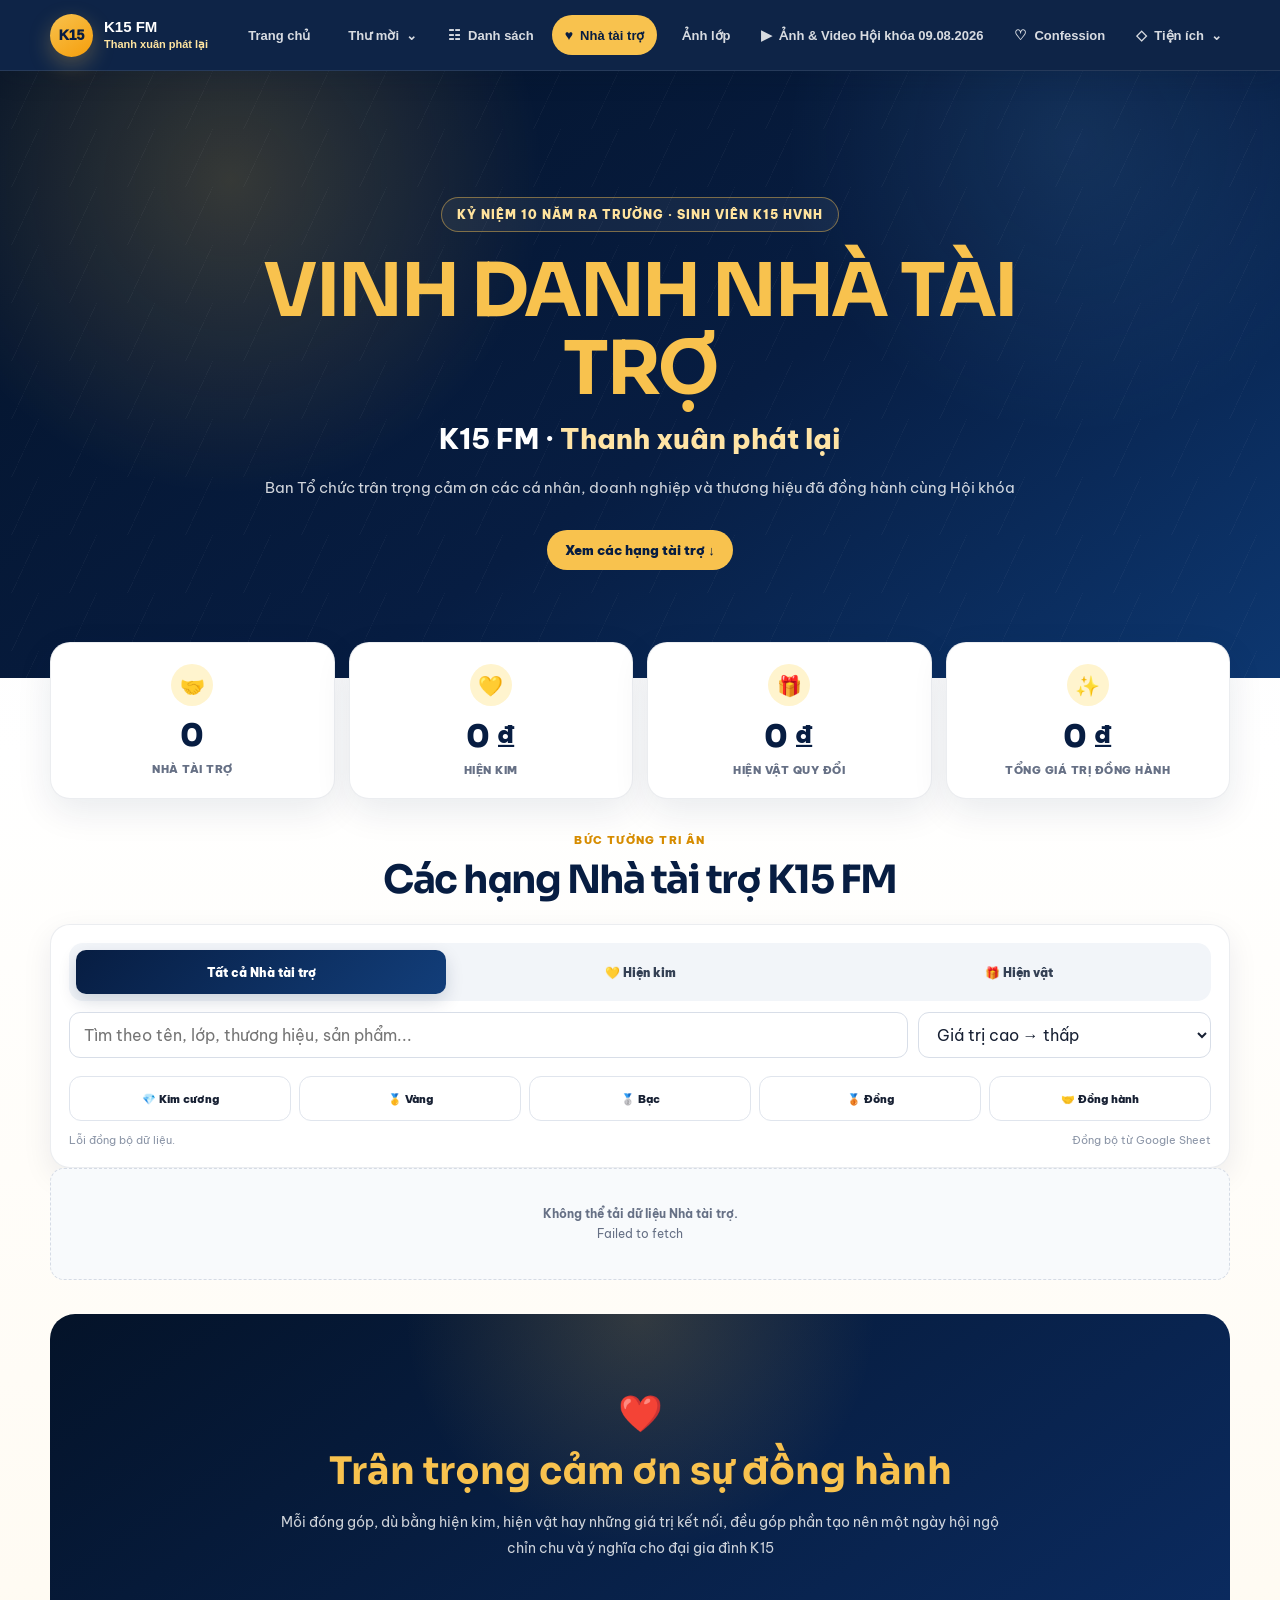
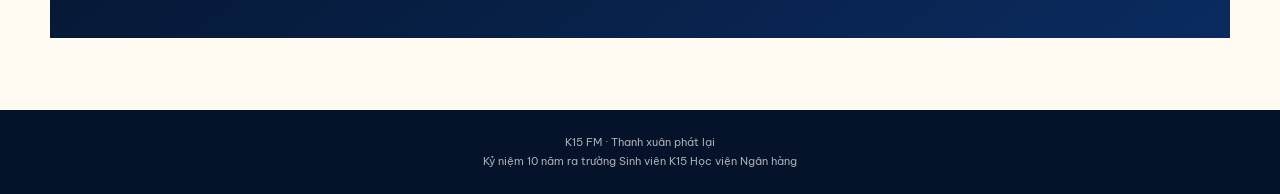
<file: nhataitro/index.html>
<!doctype html>
<html lang="vi">
<head>
  <meta charset="utf-8">
  <meta name="viewport" content="width=device-width,initial-scale=1,viewport-fit=cover">
  <meta name="theme-color" content="#071d42">

  <title>Vinh danh Nhà tài trợ | K15 FM – Thanh xuân phát lại</title>
  <meta name="description" content="Vinh danh các Nhà tài trợ Kim cương, Vàng, Bạc, Đồng và Đồng hành cùng K15 FM – Thanh xuân phát lại.">

  <link rel="preconnect" href="https://fonts.googleapis.com">
  <link rel="preconnect" href="https://fonts.gstatic.com" crossorigin>
  <link href="https://fonts.googleapis.com/css2?family=Be+Vietnam+Pro:wght@400;500;600;700;800;900&family=Sora:wght@600;700;800&display=swap" rel="stylesheet">

  <link rel="stylesheet" href="/assets/css/site-header.css?v=20260812-sponsor-linebreak-final">

  <style>
    :root{
      --navy:#071d42;
      --navy2:#0b2b60;
      --navy3:#123e7a;
      --gold:#f8c24e;
      --gold2:#e9a514;
      --white:#ffffff;
      --text:#172033;
      --muted:#667085;
      --line:#e4e8ef;
      --soft:#f6f8fb;
      --shadow:0 20px 60px rgba(7,29,66,.12);

      --diamond:#69b9ff;
      --diamond-soft:#eaf7ff;
      --tier-gold:#d99a00;
      --tier-gold-soft:#fff7d8;
      --silver:#6f7a8d;
      --silver-soft:#f0f2f5;
      --bronze:#b56c32;
      --bronze-soft:#fff0e5;
      --partner:#176b5b;
      --partner-soft:#eaf8f4;
    }

    *{box-sizing:border-box}

    html{scroll-behavior:smooth}

    body{
      margin:0;
      color:var(--text);
      font-family:"Be Vietnam Pro","Segoe UI",Arial,sans-serif;
      background:
        radial-gradient(circle at 8% 0%,rgba(248,194,78,.12),transparent 28%),
        linear-gradient(180deg,#f8fafc 0%,#fff 42%,#fffaf0 100%);
      -webkit-font-smoothing:antialiased;
      text-rendering:optimizeLegibility;
    }

    button,input,select{font:inherit}

    a{color:inherit}

    .page{min-height:100vh}

    /* ================= HERO ================= */
    .hero{
      position:relative;
      overflow:hidden;
      padding:clamp(82px,10vw,126px) 20px clamp(74px,9vw,108px);
      color:#fff;
      text-align:center;
      background:
        radial-gradient(circle at 18% 18%,rgba(248,194,78,.20),transparent 27%),
        radial-gradient(circle at 84% 12%,rgba(105,185,255,.13),transparent 24%),
        linear-gradient(145deg,#041329 0%,var(--navy) 56%,#0d3770 100%);
    }

    .hero::before{
      content:"";
      position:absolute;
      inset:0;
      pointer-events:none;
      background:
        linear-gradient(115deg,transparent 0 45%,rgba(255,255,255,.035) 45% 46%,transparent 46% 100%);
      background-size:58px 58px;
    }

    .hero-inner{
      position:relative;
      z-index:2;
      width:min(920px,100%);
      margin:auto;
    }

    .hero-eyebrow{
      display:inline-flex;
      align-items:center;
      gap:8px;
      padding:9px 15px;
      border:1px solid rgba(248,194,78,.45);
      border-radius:999px;
      color:#ffe39d;
      background:rgba(255,255,255,.06);
      font-size:12px;
      font-weight:900;
      letter-spacing:1px;
      text-transform:uppercase;
    }

    .hero h1{
      margin:20px 0 0;
      color:var(--gold);
      font-family:"Sora","Be Vietnam Pro",sans-serif;
      font-size:clamp(42px,7vw,74px);
      font-weight:700;
      letter-spacing:-2.5px;
      line-height:1.05;
    }

    .hero-program{
      margin-top:14px;
      font-size:clamp(19px,3vw,28px);
      font-weight:800;
    }

    .hero-program span{color:#ffe4a5}

    .hero-description{
      max-width:760px;
      margin:18px auto 0;
      color:rgba(255,255,255,.82);
      font-size:15px;
      line-height:1.85;
    }

    .hero-cta{
      display:inline-flex;
      margin-top:28px;
      padding:12px 18px;
      color:var(--navy);
      background:var(--gold);
      border-radius:999px;
      text-decoration:none;
      font-size:13px;
      font-weight:900;
    }

    /* ================= MAIN ================= */
    .main{
      position:relative;
      z-index:10;
      width:min(1180px,calc(100% - 28px));
      margin:-36px auto 0;
      padding-bottom:72px;
    }

    .stats{
      display:grid;
      grid-template-columns:repeat(4,minmax(0,1fr));
      gap:14px;
    }

    .stat-card{
      min-height:142px;
      padding:21px 16px;
      background:#fff;
      border:1px solid rgba(7,29,66,.08);
      border-radius:20px;
      box-shadow:0 12px 36px rgba(7,29,66,.09);
      text-align:center;
    }

    .stat-icon{
      width:42px;
      height:42px;
      margin:0 auto 10px;
      display:grid;
      place-items:center;
      border-radius:50%;
      background:#fff4ce;
      font-size:20px;
    }

    .stat-value{
      color:var(--navy);
      font-family:"Sora","Be Vietnam Pro",sans-serif;
      font-size:clamp(22px,3vw,31px);
      font-weight:800;
    }

    .stat-label{
      margin-top:7px;
      color:var(--muted);
      font-size:11px;
      font-weight:850;
      text-transform:uppercase;
      letter-spacing:.5px;
    }

    .section{
      margin-top:34px;
    }

    .section-header{
      margin-bottom:20px;
      text-align:center;
    }

    .section-kicker{
      color:#d68c00;
      font-size:11px;
      font-weight:900;
      letter-spacing:1.2px;
      text-transform:uppercase;
    }

    .section-title{
      margin:7px 0 0;
      color:var(--navy);
      font-family:"Sora","Be Vietnam Pro",sans-serif;
      font-size:clamp(27px,4vw,39px);
      font-weight:700;
      letter-spacing:-1.5px;
    }

    .section-description{
      max-width:720px;
      margin:10px auto 0;
      color:var(--muted);
      font-size:13px;
      line-height:1.75;
    }

    /* ================= FILTER ================= */
    .filter-card{
      padding:18px;
      background:#fff;
      border:1px solid rgba(7,29,66,.08);
      border-radius:20px;
      box-shadow:0 10px 30px rgba(7,29,66,.08);
    }

    .type-tabs{
      display:grid;
      grid-template-columns:repeat(3,1fr);
      gap:9px;
      padding:7px;
      background:#f2f5f9;
      border-radius:14px;
    }

    .type-tab{
      min-height:44px;
      padding:0 12px;
      border:0;
      border-radius:10px;
      color:#344054;
      background:transparent;
      font-size:12px;
      font-weight:900;
      cursor:pointer;
    }

    .type-tab.active{
      color:#fff;
      background:linear-gradient(135deg,var(--navy),var(--navy3));
      box-shadow:0 7px 18px rgba(7,29,66,.16);
    }

    .search-row{
      display:grid;
      grid-template-columns:minmax(0,1fr) minmax(180px,.35fr);
      gap:10px;
      margin-top:11px;
    }

    .control{
      width:100%;
      min-height:46px;
      padding:0 14px;
      color:var(--text);
      background:#fff;
      border:1px solid #d8dee8;
      border-radius:11px;
      outline:none;
    }

    .control:focus{
      border-color:#8ea6c6;
      box-shadow:0 0 0 4px rgba(7,29,66,.06);
    }

    .sync-line{
      display:flex;
      justify-content:space-between;
      gap:12px;
      margin-top:11px;
      color:#8a94a6;
      font-size:11px;
      line-height:1.5;
    }

    /* ================= TIER NAV ================= */
    .tier-nav{
      display:grid;
      grid-template-columns:repeat(5,1fr);
      gap:8px;
      margin-top:18px;
    }

    .tier-nav a{
      min-height:45px;
      padding:8px 10px;
      display:flex;
      align-items:center;
      justify-content:center;
      text-align:center;
      border-radius:12px;
      text-decoration:none;
      font-size:11px;
      font-weight:900;
      border:1px solid #e0e5ed;
      background:#fff;
    }

    .tier-nav a:hover{
      transform:translateY(-1px);
      box-shadow:0 8px 20px rgba(7,29,66,.08);
    }

    /* ================= TIER SECTION ================= */
    .tier-section{
      scroll-margin-top:92px;
      margin-top:30px;
      overflow:hidden;
      background:#fff;
      border:1px solid rgba(7,29,66,.08);
      border-radius:24px;
      box-shadow:var(--shadow);
    }

    .tier-head{
      display:flex;
      align-items:center;
      justify-content:space-between;
      gap:20px;
      padding:22px 24px;
      border-bottom:1px solid #edf0f4;
    }

    .tier-head-left{
      display:flex;
      align-items:center;
      gap:14px;
    }

    .tier-icon{
      width:54px;
      height:54px;
      flex:0 0 54px;
      display:grid;
      place-items:center;
      border-radius:50%;
      font-size:27px;
      border:1px solid rgba(7,29,66,.08);
    }

    .tier-title{
      margin:0;
      color:var(--navy);
      font-family:"Sora","Be Vietnam Pro",sans-serif;
      font-size:23px;
      font-weight:750;
    }

    .tier-range{
      margin-top:5px;
      color:var(--muted);
      font-size:11px;
      font-weight:800;
    }

    .tier-count{
      min-width:76px;
      padding:8px 12px;
      border-radius:999px;
      text-align:center;
      font-size:11px;
      font-weight:900;
    }

    .tier-diamond .tier-head{
      background:linear-gradient(135deg,#f1fbff,#e5f5ff);
    }
    .tier-diamond .tier-icon{background:#e9f7ff;color:#1477bf}
    .tier-diamond .tier-count{background:#dff3ff;color:#09679f}

    .tier-gold .tier-head{
      background:linear-gradient(135deg,#fffaf0,#fff3c9);
    }
    .tier-gold .tier-icon{background:#fff1bb;color:#a66d00}
    .tier-gold .tier-count{background:#ffe9a2;color:#895800}

    .tier-silver .tier-head{
      background:linear-gradient(135deg,#fbfcfd,#edf0f4);
    }
    .tier-silver .tier-icon{background:#eef1f5;color:#5e6878}
    .tier-silver .tier-count{background:#e7eaef;color:#525b69}

    .tier-bronze .tier-head{
      background:linear-gradient(135deg,#fff9f5,#ffeadc);
    }
    .tier-bronze .tier-icon{background:#ffe8d8;color:#9b5426}
    .tier-bronze .tier-count{background:#ffdcc6;color:#87471f}

    .tier-partner .tier-head{
      background:linear-gradient(135deg,#f7fffc,#eaf8f4);
    }
    .tier-partner .tier-icon{background:#e3f7f1;color:#176b5b}
    .tier-partner .tier-count{background:#d9f2eb;color:#135b4e}

    .tier-grid{
      display:grid;
      grid-template-columns:repeat(3,minmax(0,1fr));
      gap:15px;
      padding:20px;
    }

    /* ================= SPONSOR CARD ================= */
    .sponsor-card{
      position:relative;
      overflow:hidden;
      min-height:330px;
      display:flex;
      flex-direction:column;
      background:#fff;
      border:1px solid #e3e8ef;
      border-radius:19px;
      box-shadow:0 7px 20px rgba(7,29,66,.06);
    }

    .sponsor-card::before{
      content:"";
      position:absolute;
      left:0;
      top:0;
      right:0;
      height:5px;
      background:#d4dae4;
    }

    .sponsor-card.diamond::before{background:linear-gradient(90deg,#2f9fe8,#8ad1ff,#d8f2ff)}
    .sponsor-card.gold::before{background:linear-gradient(90deg,#bf7d00,#f4bc35,#ffe8a3)}
    .sponsor-card.silver::before{background:linear-gradient(90deg,#788394,#bbc2cc,#edf0f4)}
    .sponsor-card.bronze::before{background:linear-gradient(90deg,#9d5628,#d08a54,#f2c2a0)}
    .sponsor-card.partner::before{background:linear-gradient(90deg,#176b5b,#4eb39e,#b8e9dd)}

    .sponsor-media{
      position:relative;
      height:185px;
      display:flex;
      align-items:center;
      justify-content:center;
      overflow:hidden;
      background:
        radial-gradient(circle at 30% 20%,rgba(255,255,255,.85),transparent 35%),
        linear-gradient(145deg,#f4f7fb,#eef2f7);
      border-bottom:1px solid #edf0f4;
    }

    .sponsor-media img{
      width:100%;
      height:100%;
      display:block;
      object-fit:contain;
      object-position:center center;
      padding:18px;
      background:#fff;
    }

    /* Ảnh cá nhân: luôn hiển thị trọn ảnh, tuyệt đối không crop */
    .sponsor-media.person{
      background:
        radial-gradient(circle at 50% 35%,#ffffff 0%,#f7f9fc 58%,#edf2f7 100%);
    }

    .sponsor-media.person img{
      width:100%;
      height:100%;
      object-fit:contain;
      object-position:center center;
      padding:8px;
      background:transparent;
    }

    .sponsor-placeholder{
      width:76px;
      height:76px;
      display:grid;
      place-items:center;
      border-radius:50%;
      color:var(--navy);
      background:linear-gradient(145deg,#fff5cf,#f6bd41);
      font-family:"Sora","Be Vietnam Pro",sans-serif;
      font-size:22px;
      font-weight:800;
      box-shadow:0 8px 22px rgba(7,29,66,.10);
    }

    .sponsor-card.inkind .sponsor-placeholder{
      color:#15594d;
      background:linear-gradient(145deg,#dff8f1,#73d8c2);
    }

    .sponsor-body{
      flex:1;
      display:flex;
      flex-direction:column;
      padding:18px;
    }

    .sponsor-badges{
      display:flex;
      flex-wrap:wrap;
      gap:7px;
    }

    .badge{
      display:inline-flex;
      align-items:center;
      width:fit-content;
      min-height:26px;
      padding:4px 9px;
      border-radius:999px;
      font-size:10px;
      font-weight:900;
      text-transform:uppercase;
      letter-spacing:.3px;
    }

    .badge.cash{
      color:#8a5300;
      background:#fff2c8;
      border:1px solid #f4d477;
    }

    .badge.inkind{
      color:#12594c;
      background:#ddf7f0;
      border:1px solid #aee7d9;
    }

    .sponsor-name{
      margin-top:12px;
      color:var(--navy);
      font-size:18px;
      font-weight:900;
      line-height:1.4;
    }

    .sponsor-card.inkind .sponsor-name{
      color:#075847;
      font-size:20px;
    }

    .sponsor-sub{
      margin-top:7px;
      color:var(--muted);
      font-size:11px;
      font-weight:750;
      line-height:1.55;
    }

    .sponsor-value{
      margin-top:13px;
      color:#c37b00;
      font-family:"Sora","Be Vietnam Pro",sans-serif;
      font-size:22px;
      font-weight:800;
    }

    .sponsor-value small{
      display:block;
      margin-top:3px;
      color:#98a2b3;
      font-family:"Be Vietnam Pro",sans-serif;
      font-size:9px;
      font-weight:850;
      letter-spacing:.6px;
      text-transform:uppercase;
    }

    .sponsor-product{
      margin-top:14px;
      padding:12px 13px;
      color:#4b3b10;
      background:#fff8df;
      border:1px solid #f0d98c;
      border-radius:12px;
      font-size:12px;
      line-height:1.7;
    }

    .sponsor-product strong{
      color:#8a5300;
    }

    .sponsor-note{
      margin-top:13px;
      padding:12px 13px;
      color:#384152;
      background:#f7f9fc;
      border-left:4px solid #f0b429;
      border-radius:10px;
      font-size:11px;
      line-height:1.7;
    }

    .sponsor-note strong{
      color:var(--navy);
    }

    .sponsor-detail{
      margin-top:12px;
      padding:11px 12px;
      color:#475467;
      background:#f8fafc;
      border:1px solid #e6eaf0;
      border-radius:11px;
      font-size:11px;
      line-height:1.7;
    }

    .sponsor-link{
      margin-top:auto;
      padding-top:15px;
    }

    .sponsor-link a{
      min-height:39px;
      padding:0 12px;
      display:inline-flex;
      align-items:center;
      justify-content:center;
      color:#fff;
      background:#075847;
      border-radius:10px;
      text-decoration:none;
      font-size:11px;
      font-weight:900;
    }

    /* ================= PARTNER COMPACT ================= */
    .partner-list{
      grid-column:1/-1;
      display:grid;
      grid-template-columns:repeat(4,minmax(0,1fr));
      gap:10px;
    }

    .partner-item{
      padding:14px;
      background:#f8fafc;
      border:1px solid #e4e8ee;
      border-radius:13px;
    }

    .partner-item strong{
      display:block;
      color:var(--navy);
      font-size:13px;
      line-height:1.45;
    }

    .partner-item span{
      display:block;
      margin-top:5px;
      color:var(--muted);
      font-size:10px;
      line-height:1.45;
    }

    .partner-item b{
      display:block;
      margin-top:7px;
      color:#a76500;
      font-size:12px;
    }

    /* ================= STATES ================= */
    .empty-state{
      grid-column:1/-1;
      padding:35px 16px;
      text-align:center;
      color:var(--muted);
      background:#f8fafc;
      border:1px dashed #d5dbe5;
      border-radius:14px;
      font-size:12px;
      line-height:1.7;
    }

    .thank-you{
      margin-top:34px;
      padding:clamp(48px,8vw,76px) 20px;
      color:#fff;
      text-align:center;
      border-radius:25px 25px 0 0;
      background:
        radial-gradient(circle at 50% 0%,rgba(248,194,78,.18),transparent 35%),
        linear-gradient(145deg,#041329,var(--navy2));
    }

    .thank-you h2{
      margin:10px 0 0;
      color:var(--gold);
      font-family:"Sora","Be Vietnam Pro",sans-serif;
      font-size:clamp(26px,4vw,38px);
      font-weight:700;
    }

    .thank-you p{
      max-width:720px;
      margin:15px auto 0;
      color:rgba(255,255,255,.8);
      font-size:14px;
      line-height:1.85;
    }

    .footer{
      padding:23px 18px;
      color:rgba(255,255,255,.65);
      background:#041329;
      text-align:center;
      font-size:11px;
      line-height:1.7;
    }


    /* =====================================================
       PREMIUM VINH DANH - KIM CƯƠNG & VÀNG
       ===================================================== */

    .tier-section.tier-diamond,
    .tier-section.tier-gold{
      position:relative;
      overflow:visible;
      border:0;
      background:transparent;
      box-shadow:none;
    }

    .tier-section.tier-diamond{
      padding:2px;
      border-radius:30px;
      background:
        linear-gradient(135deg,
          rgba(72,177,255,.90),
          rgba(226,248,255,.98) 32%,
          rgba(79,168,235,.88) 58%,
          rgba(238,251,255,.98) 78%,
          rgba(70,160,225,.82)
        );
      box-shadow:
        0 26px 70px rgba(20,93,145,.17),
        0 0 0 1px rgba(105,185,255,.14);
    }

    .tier-section.tier-gold{
      padding:2px;
      border-radius:30px;
      background:
        linear-gradient(135deg,
          #b87700,
          #ffd86c 25%,
          #fff0af 45%,
          #e7a71b 68%,
          #fff1af 84%,
          #b66d00
        );
      box-shadow:
        0 26px 70px rgba(169,104,0,.18),
        0 0 0 1px rgba(248,194,78,.14);
    }

    .tier-section.tier-diamond > .tier-head,
    .tier-section.tier-diamond > .tier-grid,
    .tier-section.tier-gold > .tier-head,
    .tier-section.tier-gold > .tier-grid{
      position:relative;
      z-index:2;
    }

    .tier-section.tier-diamond > .tier-head,
    .tier-section.tier-gold > .tier-head{
      border:0;
      border-radius:28px 28px 0 0;
      padding:27px 28px 24px;
    }

    .tier-section.tier-diamond > .tier-head{
      color:#fff;
      background:
        radial-gradient(circle at 92% 14%,rgba(255,255,255,.17),transparent 26%),
        radial-gradient(circle at 6% 0%,rgba(109,199,255,.20),transparent 28%),
        linear-gradient(145deg,#061f3d 0%,#0b4a78 58%,#0a2a4e 100%);
    }

    .tier-section.tier-gold > .tier-head{
      color:#fff;
      background:
        radial-gradient(circle at 90% 0%,rgba(255,221,118,.18),transparent 25%),
        radial-gradient(circle at 10% 100%,rgba(248,194,78,.11),transparent 30%),
        linear-gradient(145deg,#201300 0%,#604000 50%,#2a1900 100%);
    }

    .tier-section.tier-diamond .tier-title,
    .tier-section.tier-gold .tier-title{
      color:#fff;
      font-size:clamp(25px,3vw,34px);
      letter-spacing:-1px;
    }

    .tier-section.tier-diamond .tier-range{
      color:#ccecff;
    }

    .tier-section.tier-gold .tier-range{
      color:#ffe7a1;
    }

    .tier-section.tier-diamond .tier-icon,
    .tier-section.tier-gold .tier-icon{
      width:64px;
      height:64px;
      flex-basis:64px;
      background:rgba(255,255,255,.10);
      border:1px solid rgba(255,255,255,.28);
      box-shadow:inset 0 0 25px rgba(255,255,255,.06);
      font-size:32px;
    }

    .tier-section.tier-diamond .tier-count,
    .tier-section.tier-gold .tier-count{
      color:#fff;
      background:rgba(255,255,255,.10);
      border:1px solid rgba(255,255,255,.22);
      backdrop-filter:blur(8px);
    }

    .premium-tier-label{
      display:inline-flex;
      align-items:center;
      gap:7px;
      margin-top:7px;
      color:rgba(255,255,255,.72);
      font-size:10px;
      font-weight:900;
      letter-spacing:1.1px;
      text-transform:uppercase;
    }

    .premium-tier-label::before,
    .premium-tier-label::after{
      content:"";
      width:24px;
      height:1px;
      background:currentColor;
      opacity:.55;
    }

    .tier-section.tier-diamond > .tier-grid{
      border-radius:0 0 28px 28px;
      background:
        radial-gradient(circle at 10% 10%,rgba(116,203,255,.11),transparent 24%),
        radial-gradient(circle at 90% 95%,rgba(116,203,255,.07),transparent 24%),
        linear-gradient(180deg,#f6fcff,#ffffff);
      padding:26px;
    }

    .tier-section.tier-gold > .tier-grid{
      border-radius:0 0 28px 28px;
      background:
        radial-gradient(circle at 8% 10%,rgba(248,194,78,.12),transparent 22%),
        radial-gradient(circle at 95% 95%,rgba(248,194,78,.08),transparent 24%),
        linear-gradient(180deg,#fffdf7,#ffffff);
      padding:26px;
    }

    /* Diamond uses hero-like cards */
    .tier-section.tier-diamond .tier-grid{
      grid-template-columns:repeat(2,minmax(0,1fr));
    }

    .tier-section.tier-diamond .sponsor-card,
    .tier-section.tier-gold .sponsor-card{
      overflow:hidden;
      border:0;
      border-radius:24px;
      box-shadow:
        0 18px 44px rgba(7,29,66,.12),
        inset 0 0 0 1px rgba(255,255,255,.8);
      transition:
        transform .28s ease,
        box-shadow .28s ease;
    }

    .tier-section.tier-diamond .sponsor-card:hover,
    .tier-section.tier-gold .sponsor-card:hover{
      transform:translateY(-5px);
    }

    .tier-section.tier-diamond .sponsor-card:hover{
      box-shadow:
        0 26px 55px rgba(14,92,145,.18),
        0 0 0 1px rgba(98,191,255,.22);
    }

    .tier-section.tier-gold .sponsor-card:hover{
      box-shadow:
        0 26px 55px rgba(164,102,0,.18),
        0 0 0 1px rgba(238,175,24,.25);
    }

    .tier-section.tier-diamond .sponsor-card::before,
    .tier-section.tier-gold .sponsor-card::before{
      height:7px;
    }

    .tier-section.tier-diamond .sponsor-media{
      height:205px;
      background:
        radial-gradient(circle at 50% 40%,rgba(255,255,255,.98),rgba(240,249,255,.93) 58%,#e7f5ff);
    }

    .tier-section.tier-gold .sponsor-media{
      height:180px;
      background:
        radial-gradient(circle at 50% 40%,#fff,#fffaf0 60%,#fff2cf);
    }

    .tier-section.tier-diamond .sponsor-media img{
      padding:28px;
    }

    .tier-section.tier-gold .sponsor-media img{
      padding:24px;
    }

    .tier-section.tier-diamond .sponsor-media.person img,
    .tier-section.tier-gold .sponsor-media.person img{
      object-fit:contain;
      object-position:center center;
      padding:10px;
      background:transparent;
    }

    .tier-section.tier-diamond .sponsor-placeholder{
      width:96px;
      height:96px;
      color:#075086;
      background:
        radial-gradient(circle at 35% 20%,#fff,#d9f2ff 38%,#80cfff 72%,#dff6ff);
      border:1px solid rgba(23,126,193,.24);
      box-shadow:
        0 13px 30px rgba(23,126,193,.18),
        inset 0 0 20px rgba(255,255,255,.8);
      font-size:28px;
    }

    .tier-section.tier-gold .sponsor-placeholder{
      width:92px;
      height:92px;
      color:#7e5000;
      background:
        radial-gradient(circle at 35% 20%,#fff7d4,#ffd666 42%,#e8a711 72%,#ffe9a5);
      border:1px solid rgba(185,118,0,.24);
      box-shadow:
        0 13px 30px rgba(164,102,0,.18),
        inset 0 0 20px rgba(255,255,255,.75);
      font-size:27px;
    }

    .premium-crown{
      position:absolute;
      z-index:4;
      top:14px;
      right:14px;
      min-width:90px;
      min-height:32px;
      padding:0 10px;
      display:inline-flex;
      align-items:center;
      justify-content:center;
      gap:5px;
      border-radius:999px;
      font-size:9px;
      font-weight:950;
      letter-spacing:.7px;
      text-transform:uppercase;
      backdrop-filter:blur(10px);
    }

    .diamond .premium-crown{
      color:#045d98;
      background:rgba(235,249,255,.92);
      border:1px solid rgba(73,173,239,.28);
    }

    .gold .premium-crown{
      color:#7b4d00;
      background:rgba(255,246,207,.93);
      border:1px solid rgba(213,149,0,.30);
    }

    .tier-section.tier-diamond .sponsor-body,
    .tier-section.tier-gold .sponsor-body{
      padding:21px 21px 22px;
    }

    .tier-section.tier-diamond .sponsor-name{
      font-size:22px;
      line-height:1.35;
    }

    .tier-section.tier-gold .sponsor-name{
      font-size:20px;
      line-height:1.35;
    }

    .tier-section.tier-diamond .sponsor-card.inkind .sponsor-name{
      color:#075580;
      font-size:24px;
    }

    .tier-section.tier-gold .sponsor-card.inkind .sponsor-name{
      color:#875600;
      font-size:22px;
    }

    .tier-section.tier-diamond .sponsor-value{
      color:#0876b7;
      font-size:26px;
    }

    .tier-section.tier-gold .sponsor-value{
      color:#b37100;
      font-size:24px;
    }

    .tier-section.tier-diamond .sponsor-product{
      background:#effaff;
      border-color:#b8e5ff;
      color:#24516d;
    }

    .tier-section.tier-diamond .sponsor-product strong{
      color:#076ca8;
    }

    .tier-section.tier-gold .sponsor-product{
      background:#fff8df;
      border-color:#f1d16a;
    }

    .premium-thanks{
      margin-top:15px;
      padding-top:13px;
      border-top:1px dashed #dbe4ed;
      color:#7a8493;
      font-size:10px;
      line-height:1.6;
      font-style:italic;
    }

    .premium-shine{
      position:absolute;
      pointer-events:none;
      z-index:1;
      width:150px;
      height:150px;
      border-radius:50%;
      filter:blur(1px);
      opacity:.35;
    }

    .tier-diamond .premium-shine{
      top:-78px;
      right:11%;
      background:radial-gradient(circle,#d9f4ff 0%,rgba(125,206,255,.15) 42%,transparent 70%);
    }

    .tier-gold .premium-shine{
      top:-78px;
      right:11%;
      background:radial-gradient(circle,#fff0a8 0%,rgba(248,194,78,.16) 42%,transparent 70%);
    }

    @media(max-width:880px){
      .tier-section.tier-diamond .tier-grid{
        grid-template-columns:1fr;
      }
    }

    @media(max-width:650px){
      .tier-section.tier-diamond,
      .tier-section.tier-gold{
        border-radius:22px;
      }

      .tier-section.tier-diamond > .tier-head,
      .tier-section.tier-gold > .tier-head{
        border-radius:20px 20px 0 0;
        padding:20px 17px;
      }

      .tier-section.tier-diamond > .tier-grid,
      .tier-section.tier-gold > .tier-grid{
        border-radius:0 0 20px 20px;
        padding:13px;
      }

      .tier-section.tier-diamond .sponsor-media{
        height:185px;
      }

      .tier-section.tier-gold .sponsor-media{
        height:165px;
      }
    }


    .badge.combined{
      color:#5a3b00;
      background:linear-gradient(135deg,#fff4c7,#e9f7f3);
      border:1px solid #dfc56c;
    }
    .sponsor-breakdown{
      margin-top:13px;
      display:grid;
      grid-template-columns:1fr 1fr;
      gap:8px;
    }
    .sponsor-breakdown__item{
      padding:10px 11px;
      border-radius:11px;
      background:#f8fafc;
      border:1px solid #e4e8ef;
    }
    .sponsor-breakdown__item span{
      display:block;
      color:#8a94a6;
      font-size:9px;
      font-weight:850;
      text-transform:uppercase;
      letter-spacing:.45px;
    }
    .sponsor-breakdown__item strong{
      display:block;
      margin-top:4px;
      color:#071d42;
      font-size:12px;
    }

    @media(max-width:960px){
      .stats{grid-template-columns:repeat(2,1fr)}
      .tier-grid{grid-template-columns:repeat(2,minmax(0,1fr))}
      .partner-list{grid-template-columns:repeat(2,minmax(0,1fr))}
      .tier-nav{grid-template-columns:repeat(3,1fr)}
    }

    @media(max-width:650px){
      .main{width:min(100% - 18px,1180px)}
      .stats{gap:9px}
      .stat-card{min-height:126px;padding:17px 10px}
      .filter-card{padding:12px}
      .type-tabs{grid-template-columns:1fr}
      .search-row{grid-template-columns:1fr}
      .tier-nav{grid-template-columns:1fr 1fr}
      .tier-head{padding:18px;align-items:flex-start}
      .tier-head-left{align-items:flex-start}
      .tier-grid{grid-template-columns:1fr;padding:13px}
      .partner-list{grid-template-columns:1fr}
      .sponsor-card{min-height:auto}
      .sync-line{flex-direction:column}
      .hero h1{letter-spacing:-1.5px}
    }
  
    /* =====================================================
       ẢNH / LOGO NHÀ TÀI TRỢ - FULL IMAGE FINAL
       ===================================================== */
    .sponsor-card.inkind .sponsor-media img{
      object-fit:contain !important;
      object-position:center center !important;
      padding:16px !important;
      background:#fff !important;
    }
    .sponsor-card.cash .sponsor-media.person img{
      object-fit:contain !important;
      object-position:center center !important;
      padding:8px !important;
      background:transparent !important;
    }
    .sponsor-card.cash .sponsor-media.person{
      min-height:185px;
      background:linear-gradient(135deg,#f8fafc 0%,#ffffff 48%,#f4f7fb 100%);
    }
    .tier-section.tier-diamond .sponsor-card.cash .sponsor-media.person img,
    .tier-section.tier-gold .sponsor-card.cash .sponsor-media.person img{
      object-fit:contain !important;
      object-position:center center !important;
      padding:10px !important;
    }
    .tier-section.tier-diamond .sponsor-card.cash .sponsor-media.person{height:245px;}
    .tier-section.tier-gold .sponsor-card.cash .sponsor-media.person{height:220px;}
    @media(max-width:650px){
      .sponsor-media,.sponsor-card.cash .sponsor-media.person{height:210px;}
      .tier-section.tier-diamond .sponsor-card.cash .sponsor-media.person,
      .tier-section.tier-gold .sponsor-card.cash .sponsor-media.person{height:220px;}
    }


    /* =====================================================
       FIX GOOGLE SHEET LINE BREAKS + DIAMOND LAYOUT FINAL
       - Giữ xuống dòng được nhập bằng Alt+Enter trong Sheet
       - Không ép chuỗi dài thành một dòng
       - Nếu Kim cương chỉ có 1 NTT, card được mở rộng và căn giữa
       ===================================================== */

    .sponsor-name,
    .sponsor-sub,
    .sponsor-product,
    .sponsor-detail,
    .sponsor-note,
    .partner-item strong,
    .partner-item span{
      white-space:pre-line;
      overflow-wrap:anywhere;
      word-break:normal;
    }

    .tier-section.tier-diamond .sponsor-name,
    .tier-section.tier-gold .sponsor-name{
      white-space:pre-line;
      overflow-wrap:anywhere;
      word-break:normal;
      line-height:1.42;
    }

    .tier-section.tier-diamond .sponsor-body,
    .tier-section.tier-gold .sponsor-body,
    .tier-section.tier-diamond .sponsor-card,
    .tier-section.tier-gold .sponsor-card{
      min-width:0;
    }

    .tier-section.tier-diamond .tier-grid > .sponsor-card:only-child{
      grid-column:1/-1;
      width:min(100%,880px);
      margin-left:auto;
      margin-right:auto;
    }

    /* Card Kim cương duy nhất: cho phần chữ thoáng hơn */
    .tier-section.tier-diamond .tier-grid > .sponsor-card:only-child .sponsor-body{
      padding-left:clamp(22px,4vw,34px);
      padding-right:clamp(22px,4vw,34px);
    }

    /* Các đoạn thông tin dài vẫn xuống dòng đẹp trên mobile */
    @media(max-width:650px){
      .sponsor-name,
      .sponsor-sub,
      .sponsor-product,
      .sponsor-detail,
      .sponsor-note,
      .partner-item strong,
      .partner-item span{
        overflow-wrap:anywhere;
      }

      .tier-section.tier-diamond .tier-grid > .sponsor-card:only-child{
        width:100%;
      }
    }

  </style>
</head>

<body>
  <div id="k15-site-header"></div>

  <div class="page">
    <header class="hero">
      <div class="hero-inner">
        <div class="hero-eyebrow">Kỷ niệm 10 năm ra trường · Sinh viên K15 HVNH</div>
        <h1>VINH DANH NHÀ TÀI TRỢ</h1>
        <div class="hero-program">K15 FM · <span>Thanh xuân phát lại</span></div>
        <p class="hero-description">
          Ban Tổ chức trân trọng cảm ơn các cá nhân, doanh nghiệp và thương hiệu
          đã đồng hành cùng Hội khóa 
        </p>
        <a class="hero-cta" href="#hang-tai-tro">Xem các hạng tài trợ ↓</a>
      </div>
    </header>

    <main class="main">
      <section class="stats">
        <article class="stat-card">
          <div class="stat-icon">🤝</div>
          <div class="stat-value" id="totalSponsors">0</div>
          <div class="stat-label">Nhà tài trợ</div>
        </article>

        <article class="stat-card">
          <div class="stat-icon">💛</div>
          <div class="stat-value" id="totalCash">0 ₫</div>
          <div class="stat-label">Hiện kim</div>
        </article>

        <article class="stat-card">
          <div class="stat-icon">🎁</div>
          <div class="stat-value" id="totalInKind">0 ₫</div>
          <div class="stat-label">Hiện vật quy đổi</div>
        </article>

        <article class="stat-card">
          <div class="stat-icon">✨</div>
          <div class="stat-value" id="totalValue">0 ₫</div>
          <div class="stat-label">Tổng giá trị đồng hành</div>
        </article>
      </section>

      <section class="section" id="hang-tai-tro">
        <div class="section-header">
          <div class="section-kicker">Bức tường tri ân</div>
          <h2 class="section-title">Các hạng Nhà tài trợ K15 FM</h2>
          <p class="section-description">
          </p>
        </div>

        <div class="filter-card">
          <div class="type-tabs">
            <button class="type-tab active" data-type="all">Tất cả Nhà tài trợ</button>
            <button class="type-tab" data-type="cash">💛 Hiện kim</button>
            <button class="type-tab" data-type="inkind">🎁 Hiện vật</button>
          </div>

          <div class="search-row">
            <input
              id="searchInput"
              class="control"
              type="search"
              placeholder="Tìm theo tên, lớp, thương hiệu, sản phẩm..."
              autocomplete="off"
            >

            <select id="sortSelect" class="control">
              <option value="value-desc">Giá trị cao → thấp</option>
              <option value="value-asc">Giá trị thấp → cao</option>
              <option value="name-asc">Tên A → Z</option>
            </select>
          </div>

          <div class="tier-nav">
            <a href="#tier-diamond">💎 Kim cương</a>
            <a href="#tier-gold">🥇 Vàng</a>
            <a href="#tier-silver">🥈 Bạc</a>
            <a href="#tier-bronze">🥉 Đồng</a>
            <a href="#tier-partner">🤝 Đồng hành</a>
          </div>

          <div class="sync-line">
            <span id="resultInfo">Đang tải dữ liệu...</span>
            <span id="updatedAt">Đồng bộ từ Google Sheet</span>
          </div>
        </div>
      </section>

      <div id="tiersContainer">
        <div class="empty-state">Đang tải và phân loại Nhà tài trợ...</div>
      </div>

      <section class="thank-you">
        <div style="font-size:36px">❤️</div>
        <h2>Trân trọng cảm ơn sự đồng hành</h2>
        <p>
          Mỗi đóng góp, dù bằng hiện kim, hiện vật hay những giá trị kết nối,
          đều góp phần tạo nên một ngày hội ngộ chỉn chu và ý nghĩa cho đại gia đình K15
        </p>
      </section>
    </main>

    <footer class="footer">
      K15 FM · Thanh xuân phát lại<br>
      Kỷ niệm 10 năm ra trường Sinh viên K15 Học viện Ngân hàng
    </footer>
  </div>

  <script src="/assets/js/site-header.js?v=20260812-sponsor-linebreak-final"></script>

  <script>
    const SHEET_ID = "1Btmk1yZ4TfbLqnhhhnW5ykAplfT69eZh";
    const CASH_GID = "1019887095";
    const INKIND_GID = "254183092";
    const REFRESH_INTERVAL = 60000;

    const TIER_RULES = [
      {
        id: "diamond",
        title: "Nhà tài trợ Kim cương",
        icon: "💎",
        range: "Giá trị ≥ 50 triệu đồng",
        min: 50000000,
        max: Infinity
      },
      {
        id: "gold",
        title: "Nhà tài trợ Vàng",
        icon: "🥇",
        range: "Giá trị ≥ 30 triệu và < 50 triệu đồng",
        min: 30000000,
        max: 50000000
      },
      {
        id: "silver",
        title: "Nhà tài trợ Bạc",
        icon: "🥈",
        range: "Giá trị ≥ 15 triệu và < 30 triệu đồng",
        min: 15000000,
        max: 30000000
      },
      {
        id: "bronze",
        title: "Nhà tài trợ Đồng",
        icon: "🥉",
        range: "Giá trị ≥ 5 triệu và < 15 triệu đồng",
        min: 5000000,
        max: 15000000
      },
      {
        id: "partner",
        title: "Nhà tài trợ Đồng hành",
        icon: "🤝",
        range: "Giá trị < 5 triệu đồng",
        min: 0,
        max: 5000000
      }
    ];

    let allSponsors = [];
    let rawCashSponsors = [];
    let rawInKindSponsors = [];
    let activeType = "all";

    const els = {
      totalSponsors: document.getElementById("totalSponsors"),
      totalCash: document.getElementById("totalCash"),
      totalInKind: document.getElementById("totalInKind"),
      totalValue: document.getElementById("totalValue"),
      searchInput: document.getElementById("searchInput"),
      sortSelect: document.getElementById("sortSelect"),
      tiersContainer: document.getElementById("tiersContainer"),
      resultInfo: document.getElementById("resultInfo"),
      updatedAt: document.getElementById("updatedAt")
    };

    function gvizUrl(gid, range){
      return `https://docs.google.com/spreadsheets/d/${SHEET_ID}/gviz/tq?` +
        `tqx=out:json&gid=${gid}&range=${encodeURIComponent(range)}` +
        `&headers=1&t=${Date.now()}`;
    }

    async function fetchTable(url){
      const response = await fetch(url,{cache:"no-store"});

      if(!response.ok){
        throw new Error("Không thể kết nối Google Sheet.");
      }

      const text = await response.text();

      const jsonText = text
        .replace(/^.*google\.visualization\.Query\.setResponse\(/s,"")
        .replace(/\);?\s*$/s,"");

      const data = JSON.parse(jsonText);

      if(data.status === "error"){
        throw new Error(
          data.errors?.[0]?.detailed_message ||
          "Google Sheet trả về lỗi."
        );
      }

      if(!data.table){
        throw new Error("Google Sheet chưa có dữ liệu hợp lệ.");
      }

      return data.table;
    }

    function cellValue(cell){
      if(!cell) return "";
      return cell.f ?? cell.v ?? "";
    }

    function clean(value){
      return String(value ?? "").trim();
    }

    function money(value){
      if(typeof value === "number" && Number.isFinite(value)){
        return Math.round(value);
      }

      const digits = String(value ?? "")
        .replace(/[^\d-]/g,"");

      const number = Number(digits);

      return Number.isFinite(number)
        ? Math.max(0,number)
        : 0;
    }

    function parseCash(rows){
      /*
        Sheet hiện kim:
        A STT
        B Họ và tên
        C Lớp
        D Số tiền tài trợ
        E Link ảnh
        F Ghi chú
      */
      return rows.map((row,index)=>{
        const c = row.c || [];

        const amount = money(cellValue(c[3]));

        return {
          id:`cash-${index}`,
          type:"cash",
          stt:clean(cellValue(c[0])) || index + 1,
          name:clean(cellValue(c[1])),
          className:clean(cellValue(c[2])),
          value:amount,
          imageUrl:clean(cellValue(c[4])),
          note:clean(cellValue(c[5])),
          brand:"",
          website:"",
          logoUrl:"",
          products:[],
          details:[]
        };
      }).filter(item=>item.name && item.value > 0);
    }

    function parseInKind(rows){
      /*
        Sheet hiện vật:
        A STT
        B Họ và tên
        C Lớp
        D Thương hiệu
        E Link thông tin
        F Logo
        G Sản phẩm tài trợ
        H Thông tin chi tiết
        I Trị giá quy đổi

        Có hỗ trợ ô gộp / dòng tiếp nối.
      */
      const sponsors = [];
      let current = null;

      rows.forEach((row,index)=>{
        const c = row.c || [];

        const stt = clean(cellValue(c[0]));
        const name = clean(cellValue(c[1]));
        const className = clean(cellValue(c[2]));
        const brand = clean(cellValue(c[3]));
        const website = clean(cellValue(c[4]));
        const logoUrl = clean(cellValue(c[5]));
        const product = clean(cellValue(c[6]));
        const detail = clean(cellValue(c[7]));
        const value = money(cellValue(c[8]));

        if(name || stt){
          current = {
            id:`inkind-${index}`,
            type:"inkind",
            stt:stt || sponsors.length + 1,
            name:name || "Đại diện Nhà tài trợ",
            className,
            value,
            imageUrl:"",
            note:"",
            brand,
            website,
            logoUrl,
            products:[],
            details:[]
          };

          sponsors.push(current);
        }

        if(!current) return;

        if(!current.className && className){
          current.className = className;
        }

        if(!current.brand && brand){
          current.brand = brand;
        }

        if(!current.website && website){
          current.website = website;
        }

        if(!current.logoUrl && logoUrl){
          current.logoUrl = logoUrl;
        }

        if(product && !current.products.includes(product)){
          current.products.push(product);
        }

        if(detail && !current.details.includes(detail)){
          current.details.push(detail);
        }

        if(value > 0){
          current.value = value;
        }
      });

      return sponsors.filter(item=>
        item.name &&
        (
          item.value > 0 ||
          item.brand ||
          item.products.length ||
          item.details.length
        )
      );
    }

    function getTier(value){
      return TIER_RULES.find(rule=>
        value >= rule.min &&
        value < rule.max
      ) || TIER_RULES[TIER_RULES.length - 1];
    }

    function driveImageUrl(url){
      const text = clean(url);

      if(!text){
        return "";
      }

      const directMatch = text.match(
        /drive\.google\.com\/file\/d\/([^/]+)/
      );

      if(directMatch){
        return `https://drive.google.com/thumbnail?id=${directMatch[1]}&sz=w1000`;
      }

      const idMatch = text.match(
        /[?&]id=([^&]+)/
      );

      if(idMatch && text.includes("drive.google.com")){
        return `https://drive.google.com/thumbnail?id=${idMatch[1]}&sz=w1000`;
      }

      return text;
    }

    function normalizeLink(url){
      const text = clean(url);

      if(!text){
        return "";
      }

      if(/^https?:\/\//i.test(text)){
        return text;
      }

      return "";
    }

    function formatMoney(value){
      return new Intl.NumberFormat(
        "vi-VN",
        {
          style:"currency",
          currency:"VND",
          maximumFractionDigits:0
        }
      ).format(value || 0);
    }

    function initials(name){
      const words = clean(name)
        .split(/\s+/)
        .filter(Boolean);

      if(!words.length){
        return "K15";
      }

      if(words.length === 1){
        return words[0].slice(0,2).toUpperCase();
      }

      return (
        words[0][0] +
        words[words.length - 1][0]
      ).toUpperCase();
    }

    function escapeHtml(value){
      return String(value ?? "")
        .replace(/[&<>"']/g,char=>({
          "&":"&amp;",
          "<":"&lt;",
          ">":"&gt;",
          '"':"&quot;",
          "'":"&#039;"
        })[char]);
    }

    function escapeAttr(value){
      return escapeHtml(value);
    }

    function searchableText(item){
      return [
        item.name,
        item.className,
        item.brand,
        item.note,
        item.website,
        ...(item.products || []),
        ...(item.details || [])
      ].join(" ");
    }

    function normalizeText(value){
      return String(value || "")
        .normalize("NFD")
        .replace(/[\u0300-\u036f]/g,"")
        .toLowerCase()
        .trim();
    }


    function normalizePersonKey(value){
      return String(value || "")
        .normalize("NFD")
        .replace(/[\u0300-\u036f]/g,"")
        .toLowerCase()
        .replace(/\s+/g," ")
        .trim();
    }

    function mergeSponsorsForRecognition(cashSponsors,inKindSponsors){
      const map = new Map();

      function ensureBase(item){
        const key = normalizePersonKey(item.name);

        if(!map.has(key)){
          map.set(key,{
            id:`merged-${key}`,
            type:"combined",
            name:item.name,
            className:item.className || "",
            brand:"",
            website:"",
            logoUrl:"",
            imageUrl:"",
            note:"",
            products:[],
            details:[],
            cashValue:0,
            inKindValue:0,
            value:0
          });
        }

        return map.get(key);
      }

      cashSponsors.forEach(item=>{
        const merged = ensureBase(item);
        merged.cashValue += item.value || 0;
        merged.value += item.value || 0;
        if(!merged.className && item.className) merged.className = item.className;
        if(!merged.imageUrl && item.imageUrl) merged.imageUrl = item.imageUrl;
        if(item.note){
          merged.note = merged.note ? merged.note + " | " + item.note : item.note;
        }
      });

      inKindSponsors.forEach(item=>{
        const merged = ensureBase(item);
        merged.inKindValue += item.value || 0;
        merged.value += item.value || 0;

        if(item.brand) merged.brand = item.brand;
        if(item.website) merged.website = item.website;
        if(item.logoUrl) merged.logoUrl = item.logoUrl;
        if(!merged.className && item.className) merged.className = item.className;

        (item.products || []).forEach(v=>{
          if(v && !merged.products.includes(v)) merged.products.push(v);
        });
        (item.details || []).forEach(v=>{
          if(v && !merged.details.includes(v)) merged.details.push(v);
        });
      });

      return [...map.values()].map(item=>{
        if(item.cashValue > 0 && item.inKindValue > 0) item.type = "combined";
        else if(item.inKindValue > 0) item.type = "inkind";
        else item.type = "cash";
        return item;
      });
    }

    function renderStats(){
      const totalCash = rawCashSponsors.reduce((sum,item)=>sum + item.value,0);
      const totalInKind = rawInKindSponsors.reduce((sum,item)=>sum + item.value,0);

      els.totalSponsors.textContent =
        new Intl.NumberFormat("vi-VN").format(allSponsors.length);

      els.totalCash.textContent = formatMoney(totalCash);
      els.totalInKind.textContent = formatMoney(totalInKind);
      els.totalValue.textContent = formatMoney(totalCash + totalInKind);
    }

    function renderSponsorCard(item){
      const tier = getTier(item.value);
      const isCombined = item.type === "combined";
      const hasBrand = !!item.brand;
      const isInKind = item.type === "inkind" || isCombined;
      const isPremium = tier.id === "diamond" || tier.id === "gold";

      const mainTitle = hasBrand ? item.brand : item.name;

      const subTitle = hasBrand
        ? ["Đại diện: " + item.name, item.className].filter(Boolean).join(" · ")
        : (item.className || "K15 HVNH");

      const rawImage = hasBrand ? item.logoUrl : item.imageUrl;
      const imageUrl = driveImageUrl(rawImage);
      const showMedia = item.value >= 5000000;

      const premiumCrown = isPremium
        ? `<div class="premium-crown">${tier.id === "diamond" ? "💎 Đặc biệt" : "★ Vinh danh"}</div>`
        : "";

      const mediaHtml = showMedia
        ? `
          <div class="sponsor-media ${hasBrand ? "" : "person"}">
            ${premiumCrown}
            ${
              imageUrl
                ? `<img
                    src="${escapeAttr(imageUrl)}"
                    alt="${escapeAttr(mainTitle)}"
                    loading="lazy"
                    onerror="this.style.display='none';this.nextElementSibling.style.display='grid';"
                  >
                  <div class="sponsor-placeholder" style="display:none">
                    ${escapeHtml(initials(mainTitle))}
                  </div>`
                : `<div class="sponsor-placeholder">${escapeHtml(initials(mainTitle))}</div>`
            }
          </div>
        `
        : "";

      const badgeText = isCombined
        ? "Hiện kim + hiện vật"
        : item.type === "inkind"
          ? "Tài trợ hiện vật"
          : "Tài trợ hiện kim";

      const breakdownHtml = isCombined
        ? `
          <div class="sponsor-breakdown">
            <div class="sponsor-breakdown__item">
              <span>Hiện kim</span>
              <strong>${formatMoney(item.cashValue)}</strong>
            </div>
            <div class="sponsor-breakdown__item">
              <span>Hiện vật quy đổi</span>
              <strong>${formatMoney(item.inKindValue)}</strong>
            </div>
          </div>
        `
        : "";

      const productHtml = item.products?.length
        ? `<div class="sponsor-product">
            <strong>Sản phẩm tài trợ:</strong><br>
            ${item.products.map(v=>escapeHtml(v)).join("<br>")}
          </div>`
        : "";

      const detailsHtml = item.details?.length
        ? `<div class="sponsor-detail">
            ${item.details.map(v=>escapeHtml(v)).join("<br>")}
          </div>`
        : "";

      const noteHtml = item.note
        ? `<div class="sponsor-note">
            <strong>Ghi chú:</strong><br>
            ${escapeHtml(item.note)}
          </div>`
        : "";

      const website = normalizeLink(item.website);

      const linkHtml = hasBrand && website
        ? `<div class="sponsor-link">
            <a href="${escapeAttr(website)}" target="_blank" rel="noopener noreferrer">
              Xem website / Fanpage ↗
            </a>
          </div>`
        : "";

      const premiumThanks = isPremium
        ? `<div class="premium-thanks">
            K15 FM trân trọng cảm ơn sự đồng hành và những giá trị quý báu
            Nhà tài trợ đã dành cho chương trình.
          </div>`
        : "";

      return `
        <article class="sponsor-card ${tier.id} ${hasBrand ? "inkind" : "cash"}">
          ${mediaHtml}
          <div class="sponsor-body">
            <div class="sponsor-badges">
              <span class="badge ${isCombined ? "combined" : item.type}">
                ${badgeText}
              </span>
            </div>

            <div class="sponsor-name">${escapeHtml(mainTitle)}</div>
            <div class="sponsor-sub">${escapeHtml(subTitle)}</div>

            <div class="sponsor-value">
              ${formatMoney(item.value)}
              <small>
                ${isCombined
                  ? "Tổng giá trị đồng hành"
                  : item.type === "inkind"
                    ? "Trị giá quy đổi"
                    : "Giá trị tài trợ"}
              </small>
            </div>

            ${breakdownHtml}
            ${productHtml}
            ${detailsHtml}
            ${noteHtml}
            ${linkHtml}
            ${premiumThanks}
          </div>
        </article>
      `;
    }

    function renderPartnerItem(item){
      const title = item.brand ? item.brand : item.name;

      let meta = "";

      if(item.type === "combined"){
        meta = [
          `Đại diện: ${item.name}`,
          item.className,
          `Hiện kim ${formatMoney(item.cashValue)}`,
          `Hiện vật ${formatMoney(item.inKindValue)}`
        ].filter(Boolean).join(" · ");
      }else if(item.type === "inkind"){
        meta = [
          item.products?.[0],
          item.name,
          item.className
        ].filter(Boolean).join(" · ");
      }else{
        meta = [item.className,item.note].filter(Boolean).join(" · ");
      }

      return `
        <div class="partner-item">
          <strong>${escapeHtml(title)}</strong>
          ${meta ? `<span>${escapeHtml(meta)}</span>` : ""}
          <b>${formatMoney(item.value)}</b>
        </div>
      `;
    }

    function renderTierSection(rule,items){
      const premiumLabel =
        rule.id === "diamond"
          ? `<div class="premium-tier-label">Highest Recognition</div>`
          : rule.id === "gold"
            ? `<div class="premium-tier-label">Premium Partner</div>`
            : "";

      const shine =
        rule.id === "diamond" || rule.id === "gold"
          ? `<div class="premium-shine"></div>`
          : "";

      if(!items.length){
        return `
          <section class="tier-section tier-${rule.id}" id="tier-${rule.id}">
            ${shine}

            <div class="tier-head">
              <div class="tier-head-left">
                <div class="tier-icon">${rule.icon}</div>

                <div>
                  <h3 class="tier-title">${rule.title}</h3>
                  <div class="tier-range">${rule.range}</div>
                  ${premiumLabel}
                </div>
              </div>

              <div class="tier-count">0 NTT</div>
            </div>

            <div class="tier-grid">
              <div class="empty-state">
                Chưa có Nhà tài trợ phù hợp với bộ lọc ở hạng này.
              </div>
            </div>
          </section>
        `;
      }

      const content = rule.id === "partner"
        ? `
          <div class="tier-grid">
            <div class="partner-list">
              ${items.map(renderPartnerItem).join("")}
            </div>
          </div>
        `
        : `
          <div class="tier-grid">
            ${items.map(renderSponsorCard).join("")}
          </div>
        `;

      return `
        <section class="tier-section tier-${rule.id}" id="tier-${rule.id}">
          ${shine}

          <div class="tier-head">
            <div class="tier-head-left">
              <div class="tier-icon">${rule.icon}</div>

              <div>
                <h3 class="tier-title">${rule.title}</h3>
                <div class="tier-range">${rule.range}</div>
                ${premiumLabel}
              </div>
            </div>

            <div class="tier-count">
              ${items.length} NTT
            </div>
          </div>

          ${content}
        </section>
      `;
    }

    function applyFilters(){
      const query = normalizeText(
        els.searchInput.value
      );

      const sort = els.sortSelect.value;

      let data = allSponsors.filter(item=>{
        if(activeType !== "all"){
          const matchesType =
            item.type === activeType ||
            (
              item.type === "combined" &&
              (activeType === "cash" || activeType === "inkind")
            );

          if(!matchesType){
            return false;
          }
        }

        if(!query){
          return true;
        }

        return normalizeText(
          searchableText(item)
        ).includes(query);
      });

      if(sort === "value-asc"){
        data.sort((a,b)=>
          a.value - b.value ||
          a.name.localeCompare(b.name,"vi")
        );
      }else if(sort === "name-asc"){
        data.sort((a,b)=>
          (a.brand || a.name)
            .localeCompare(
              b.brand || b.name,
              "vi"
            )
        );
      }else{
        data.sort((a,b)=>
          b.value - a.value ||
          a.name.localeCompare(b.name,"vi")
        );
      }

      const sections = TIER_RULES.map(rule=>{
        const items = data.filter(item=>
          item.value >= rule.min &&
          item.value < rule.max
        );

        return renderTierSection(
          rule,
          items
        );
      });

      els.tiersContainer.innerHTML =
        sections.join("");

      els.resultInfo.innerHTML =
        `Đang hiển thị <strong>${data.length}</strong> ` +
        `trên tổng số <strong>${allSponsors.length}</strong> Nhà tài trợ.`;

      els.updatedAt.textContent =
        "Cập nhật " +
        new Intl.DateTimeFormat(
          "vi-VN",
          {
            hour:"2-digit",
            minute:"2-digit",
            day:"2-digit",
            month:"2-digit",
            year:"numeric"
          }
        ).format(new Date());
    }

    function setActiveType(type){
      activeType = type;

      document
        .querySelectorAll(".type-tab")
        .forEach(button=>{
          button.classList.toggle(
            "active",
            button.dataset.type === type
          );
        });

      applyFilters();
    }

    async function loadData(){
      try{
        els.resultInfo.textContent =
          "Đang đồng bộ dữ liệu...";

        const [
          cashTable,
          inKindTable
        ] = await Promise.all([
          fetchTable(
            gvizUrl(
              CASH_GID,
              "A2:F"
            )
          ),
          fetchTable(
            gvizUrl(
              INKIND_GID,
              "A2:I"
            )
          )
        ]);

        const cash = parseCash(
          cashTable.rows || []
        );

        const inKind = parseInKind(
          inKindTable.rows || []
        );

        rawCashSponsors = cash;
        rawInKindSponsors = inKind;

        allSponsors = mergeSponsorsForRecognition(
          cash,
          inKind
        );

        renderStats();
        applyFilters();

      }catch(error){
        console.error(error);

        els.tiersContainer.innerHTML = `
          <div class="empty-state">
            <strong>Không thể tải dữ liệu Nhà tài trợ.</strong><br>
            ${escapeHtml(
              error?.message ||
              "Vui lòng kiểm tra quyền chia sẻ Google Sheet."
            )}
          </div>
        `;

        els.resultInfo.textContent =
          "Lỗi đồng bộ dữ liệu.";
      }
    }

    document
      .querySelectorAll(".type-tab")
      .forEach(button=>{
        button.addEventListener(
          "click",
          ()=>setActiveType(
            button.dataset.type
          )
        );
      });

    els.searchInput.addEventListener(
      "input",
      applyFilters
    );

    els.sortSelect.addEventListener(
      "change",
      applyFilters
    );

    loadData();
a
    setInterval(
      loadData,
      REFRESH_INTERVAL
    );
  </script>
</body>
</html>
</file>
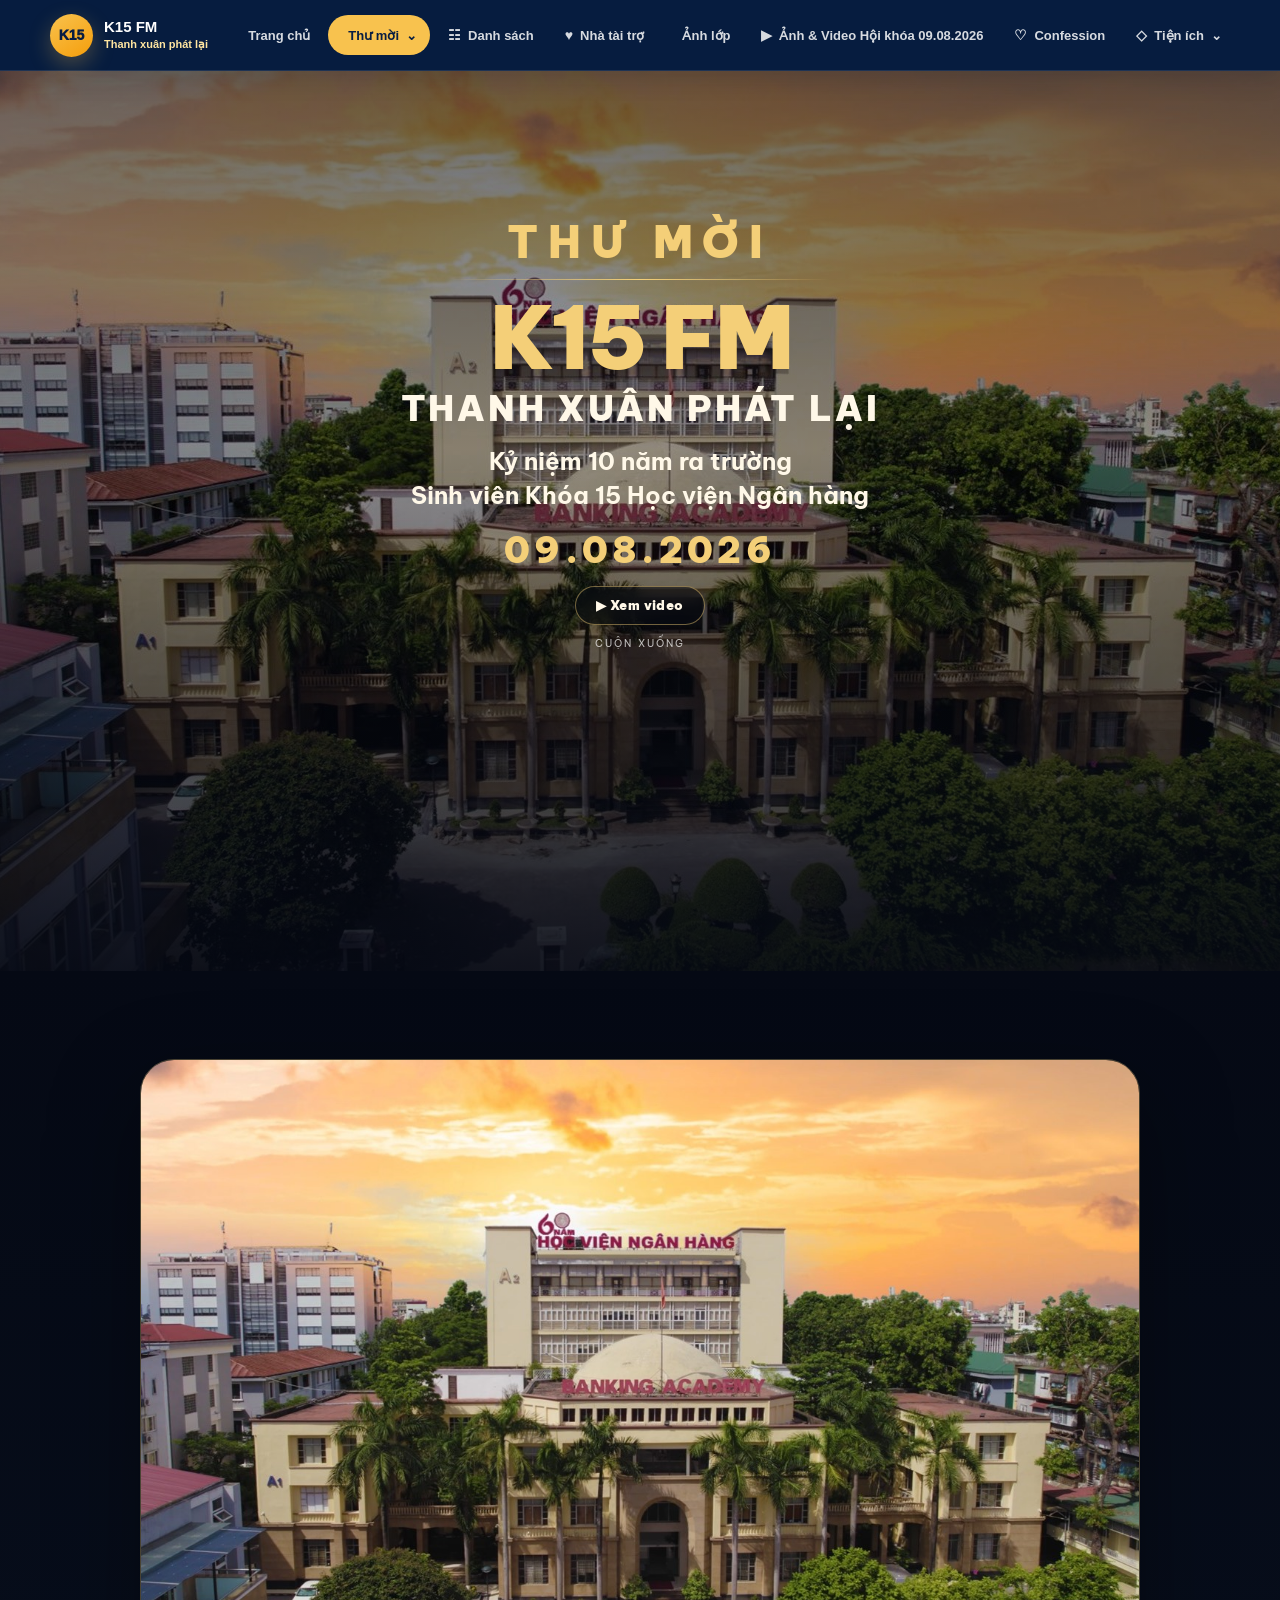
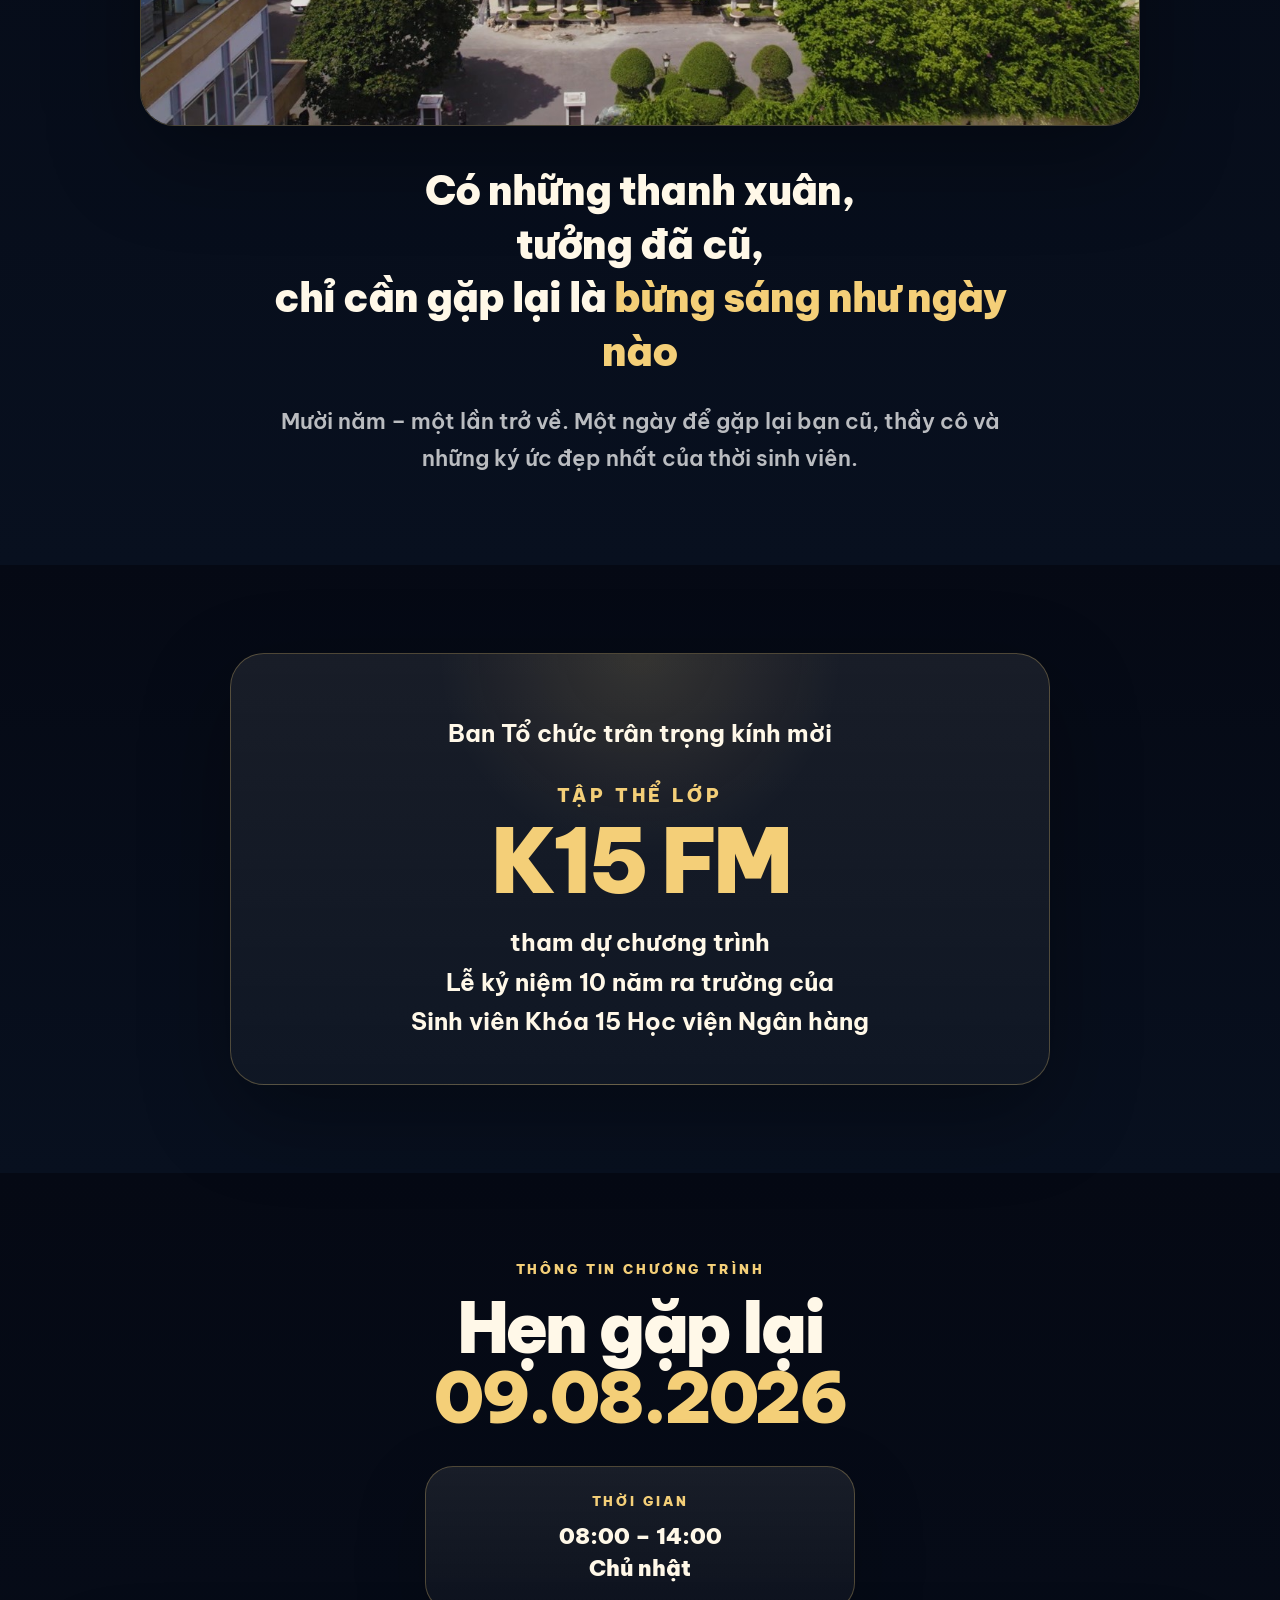
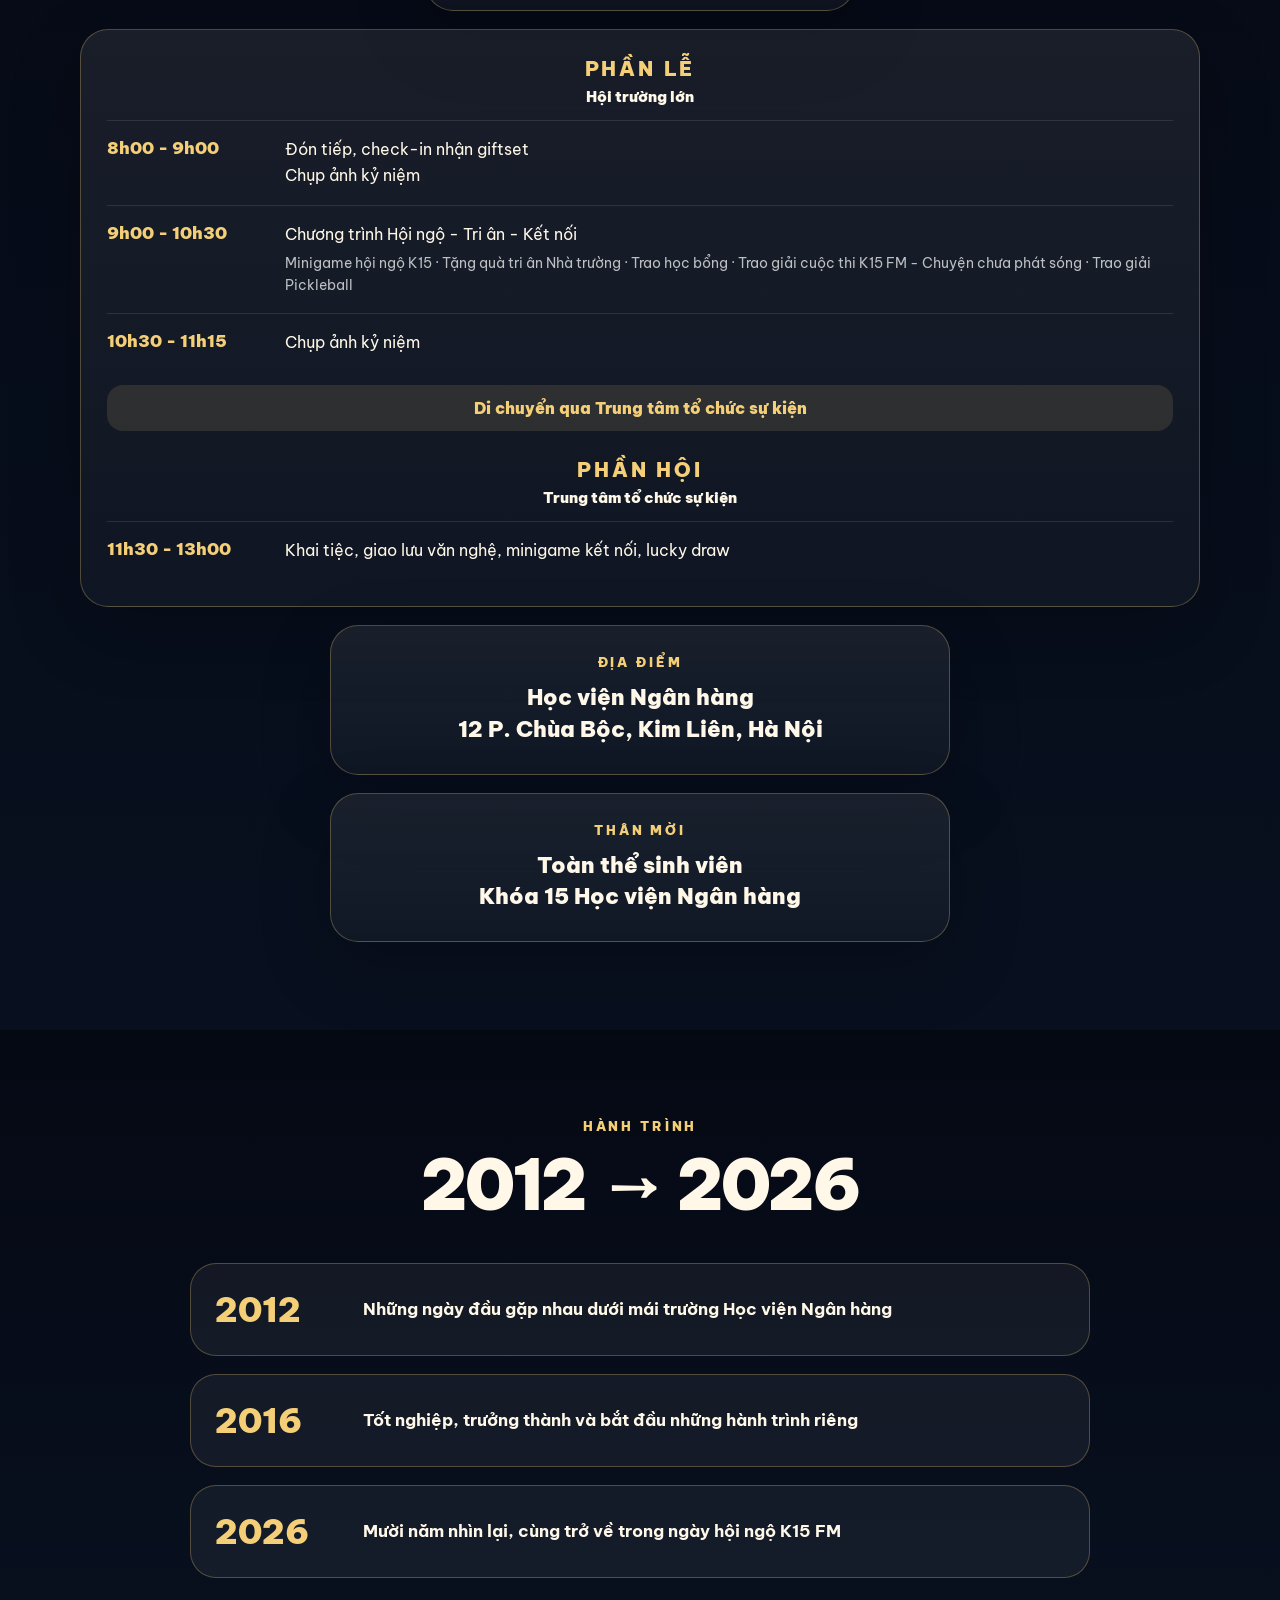
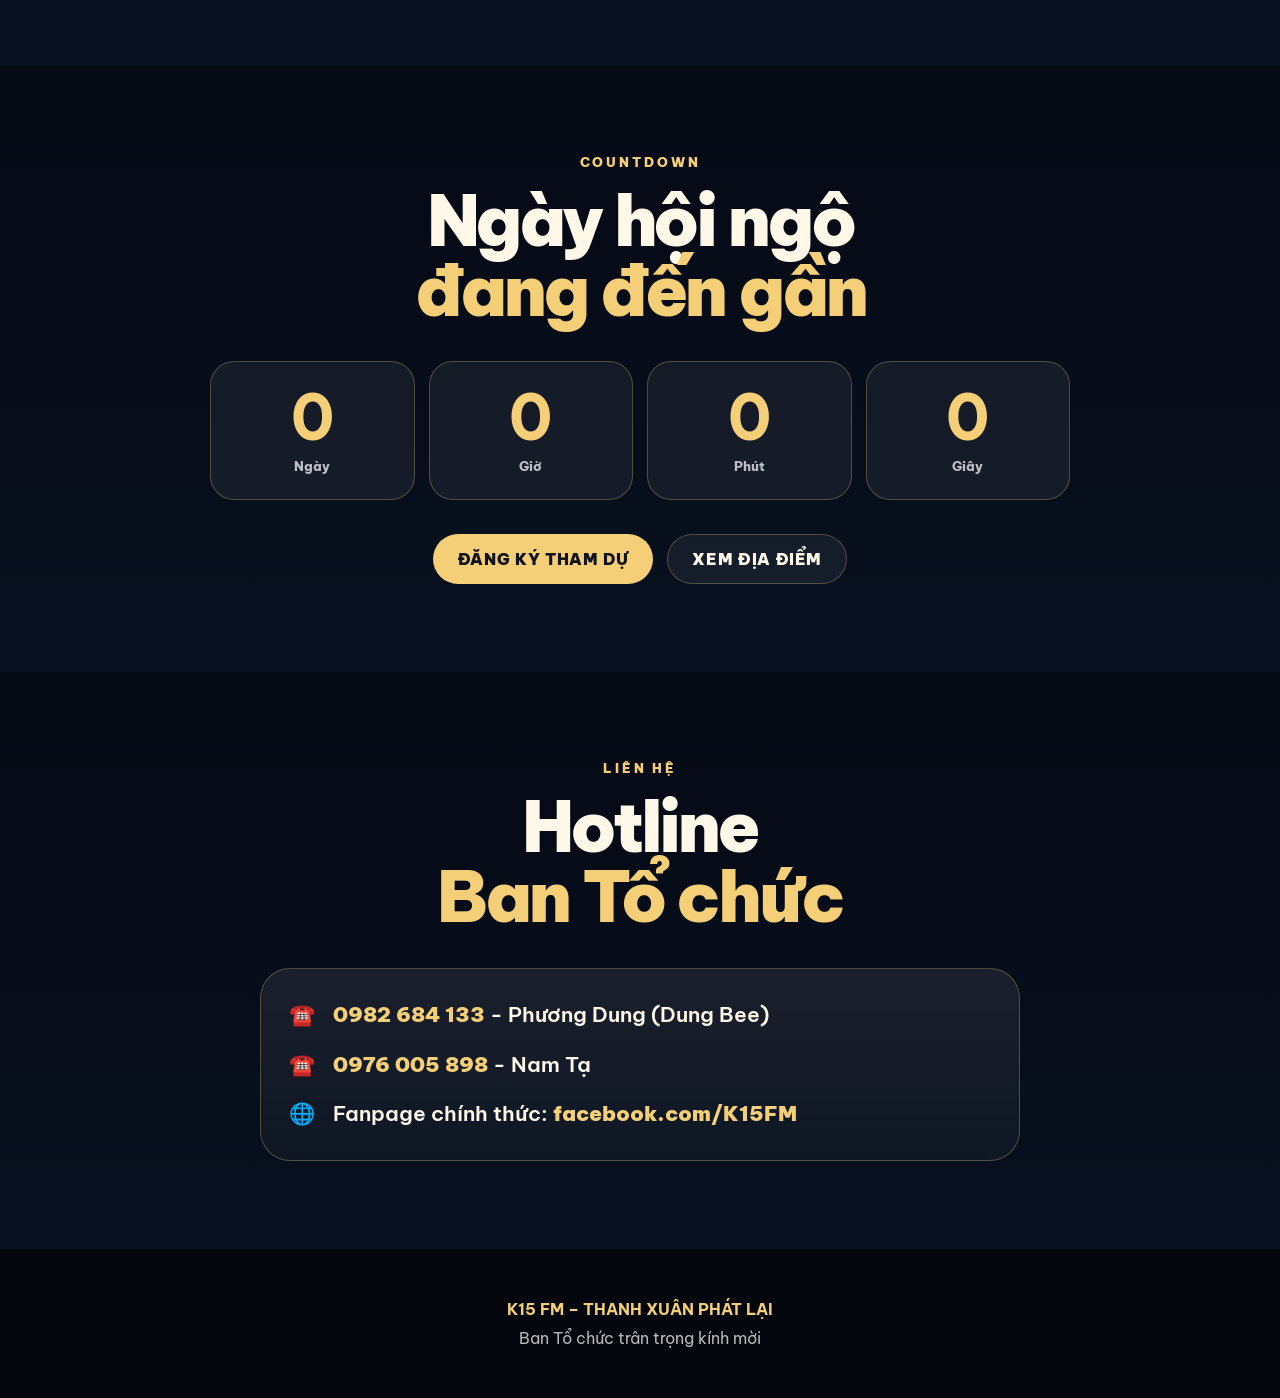
<file: thumoi/index.html>
<!doctype html>
<html lang="vi">
<head>
  <meta charset="utf-8">
  <meta name="viewport" content="width=device-width,initial-scale=1">
  <title>K15 FM – Thanh xuân phát lại</title>
  <meta name="description" content="Thiệp mời Hội khóa K15 FM – Thanh xuân phát lại, kỷ niệm 10 năm ra trường sinh viên Khóa 15 Học viện Ngân hàng.">
  <meta property="og:title" content="K15 FM – Thanh xuân phát lại">
  <meta property="og:description" content="Thiệp mời Hội khóa K15 FM – Kỷ niệm 10 năm ra trường sinh viên Khóa 15 Học viện Ngân hàng.">
  <meta property="og:image" content="https://k15hvnh.com/assets/images/hoc-vien-ngan-hang.jpg">
  <meta property="og:type" content="website">
  <meta property="og:url" content="https://k15hvnh.com">
  <link rel="preconnect" href="https://fonts.googleapis.com">
  <link rel="preconnect" href="https://fonts.gstatic.com" crossorigin>
  <link href="https://fonts.googleapis.com/css2?family=Be+Vietnam+Pro:wght@400;500;600;700;800;900&display=swap&subset=vietnamese" rel="stylesheet">
<link rel="stylesheet" href="/style.css">
  <link
  rel="stylesheet"
  href="/assets/css/site-header.css"
>
</head>
<body>
  <div id="k15-site-header"></div>
  <header class="hero" id="top">
    <div class="hero-fallback"></div><div class="hero-overlay"></div>
    <div class="hero-content">
      <div class="invite-title reveal delay-1">THƯ MỜI</div>
      <div class="hero-line reveal delay-2"></div>
      <div class="event-name reveal delay-3">K15 FM</div>
      <div class="event-slogan reveal delay-4">THANH XUÂN PHÁT LẠI</div>
      <div class="event-desc reveal delay-5">Kỷ niệm 10 năm ra trường<br>Sinh viên Khóa 15 Học viện Ngân hàng</div>
      <div class="event-date reveal delay-6">09.08.2026</div>
      <div class="hero-actions reveal delay-7"><button class="video-open-btn" id="openVideoBtn">▶ Xem video</button></div>
      <div class="scroll-hint reveal delay-8">Cuộn xuống</div>
    </div>
  </header>
  <main>
    <section class="cinema-section">
      <div class="cinema-image reveal"><img src="/assets/images/hoc-vien-ngan-hang.jpg" alt="Học viện Ngân hàng"></div>
      <div class="quote reveal">Có những thanh xuân,<br>tưởng đã cũ,<br>chỉ cần gặp lại là <span>bừng sáng như ngày nào</span></div>
      <p class="lead reveal">Mười năm – một lần trở về. Một ngày để gặp lại bạn cũ, thầy cô và những ký ức đẹp nhất của thời sinh viên.</p>
    </section>
    <section class="invite-section">
      <div class="invite-card reveal">
        <p>Ban Tổ chức trân trọng kính mời</p>
        <div class="class-label">Tập thể lớp</div><div id="className">K15 FM</div>
        <p>tham dự chương trình<br>Lễ kỷ niệm 10 năm ra trường của<br>Sinh viên Khóa 15 Học viện Ngân hàng</p>
      </div>
    </section>
    <section class="info-section">
      <div class="section-inner reveal"><div class="section-label">Thông tin chương trình</div><h2>Hẹn gặp lại<br><span>09.08.2026</span></h2>
        <div class="details">
          <div class="detail"><div class="detail-label">Thời gian</div><div class="detail-value">08:00 – 14:00<br>Chủ nhật</div></div>
          <div class="agenda-card">
            <div class="agenda-group"><div class="agenda-part">PHẦN LỄ <span>Hội trường lớn</span></div>
              <div class="agenda-row"><div class="agenda-time">8h00 - 9h00</div><div class="agenda-text">Đón tiếp, check-in nhận giftset<br>Chụp ảnh kỷ niệm</div></div>
              <div class="agenda-row"><div class="agenda-time">9h00 - 10h30</div><div class="agenda-text">Chương trình Hội ngộ - Tri ân - Kết nối<br><small>Minigame hội ngộ K15 · Tặng quà tri ân Nhà trường · Trao học bổng · Trao giải cuộc thi K15 FM - Chuyện chưa phát sóng · Trao giải Pickleball</small></div></div>
              <div class="agenda-row"><div class="agenda-time">10h30 - 11h15</div><div class="agenda-text">Chụp ảnh kỷ niệm</div></div>
              <div class="agenda-note">Di chuyển qua Trung tâm tổ chức sự kiện</div>
            </div>
            <div class="agenda-group"><div class="agenda-part">PHẦN HỘI <span>Trung tâm tổ chức sự kiện</span></div><div class="agenda-row"><div class="agenda-time">11h30 - 13h00</div><div class="agenda-text">Khai tiệc, giao lưu văn nghệ, minigame kết nối, lucky draw</div></div></div>
          </div>
          <div class="detail location-detail"><div class="detail-label">Địa điểm</div><div class="detail-value">Học viện Ngân hàng<br>12 P. Chùa Bộc, Kim Liên, Hà Nội</div></div>
          <div class="detail invite-detail"><div class="detail-label">Thân mời</div><div class="detail-value">Toàn thể sinh viên<br>Khóa 15 Học viện Ngân hàng</div></div>
        </div>
      </div>
    </section>
    <section class="timeline-section"><div class="section-inner reveal"><div class="section-label">Hành trình</div><h2>2012 → 2026</h2><div class="timeline"><div class="timeline-item"><div class="year">2012</div><div class="timeline-text">Những ngày đầu gặp nhau dưới mái trường Học viện Ngân hàng</div></div><div class="timeline-item"><div class="year">2016</div><div class="timeline-text">Tốt nghiệp, trưởng thành và bắt đầu những hành trình riêng</div></div><div class="timeline-item"><div class="year">2026</div><div class="timeline-text">Mười năm nhìn lại, cùng trở về trong ngày hội ngộ K15 FM</div></div></div></div></section>
    <section class="cta-section"><div class="section-inner reveal"><div class="section-label">Countdown</div><h2>Ngày hội ngộ<br><span>đang đến gần</span></h2><div class="countdown"><div class="time-box"><b id="days">0</b><small>Ngày</small></div><div class="time-box"><b id="hours">0</b><small>Giờ</small></div><div class="time-box"><b id="minutes">0</b><small>Phút</small></div><div class="time-box"><b id="seconds">0</b><small>Giây</small></div></div><div class="buttons"><a id="registerButton" class="button primary" href="https://forms.gle/RUw3AMJpvGwVvsqz5" target="_blank">ĐĂNG KÝ THAM DỰ</a><a class="button secondary" href="https://www.google.com/maps/place/H%E1%BB%8Dc+Vi%E1%BB%87n+Ng%C3%A2n+H%C3%A0ng/@21.008639,105.8278153,18.25z/data=!4m10!1m2!2m1!1zaOG7jWMgdmnhu4duIG5nw6JuIGjDoG5n!3m6!1s0x3135ac800f450807:0x419a49bcd94b693a!8m2!3d21.0087432!4d105.8286961!15sChho4buNYyB2aeG7h24gbmfDom4gaMOgbmeSAQp1bml2ZXJzaXR54AEA!16s%2Fg%2F1231rrgh?entry=ttu" target="_blank">XEM ĐỊA ĐIỂM</a></div></div></section>
    <section class="contact-section"><div class="section-inner reveal"><div class="section-label">Liên hệ</div><h2>Hotline<br><span>Ban Tổ chức</span></h2><div class="contact-card"><div class="contact-line"><span>☎️</span><div><b>0982 684 133</b> - Phương Dung (Dung Bee)</div></div><div class="contact-line"><span>☎️</span><div><b>0976 005 898</b> - Nam Tạ</div></div><div class="contact-line"><span>🌐</span><div>Fanpage chính thức: <a href="https://www.facebook.com/K15FM" target="_blank">facebook.com/K15FM</a></div></div></div></div></section>
  </main>
  <footer><strong>K15 FM – THANH XUÂN PHÁT LẠI</strong><br>Ban Tổ chức trân trọng kính mời</footer>
  <div class="video-modal" id="videoModal"><div class="video-modal-bg" id="closeVideoBg"></div><div class="video-modal-content"><button class="video-close-btn" id="closeVideoBtn">×</button><iframe id="youtubeFrame" src="" title="Hành khúc Học viện Ngân hàng" allow="accelerometer; autoplay; clipboard-write; encrypted-media; gyroscope; picture-in-picture; web-share" allowfullscreen></iframe></div></div>
  <script src="/script.js"></script>
  <script src="/assets/js/site-header.js"></script>
</body>
</html>
</file>
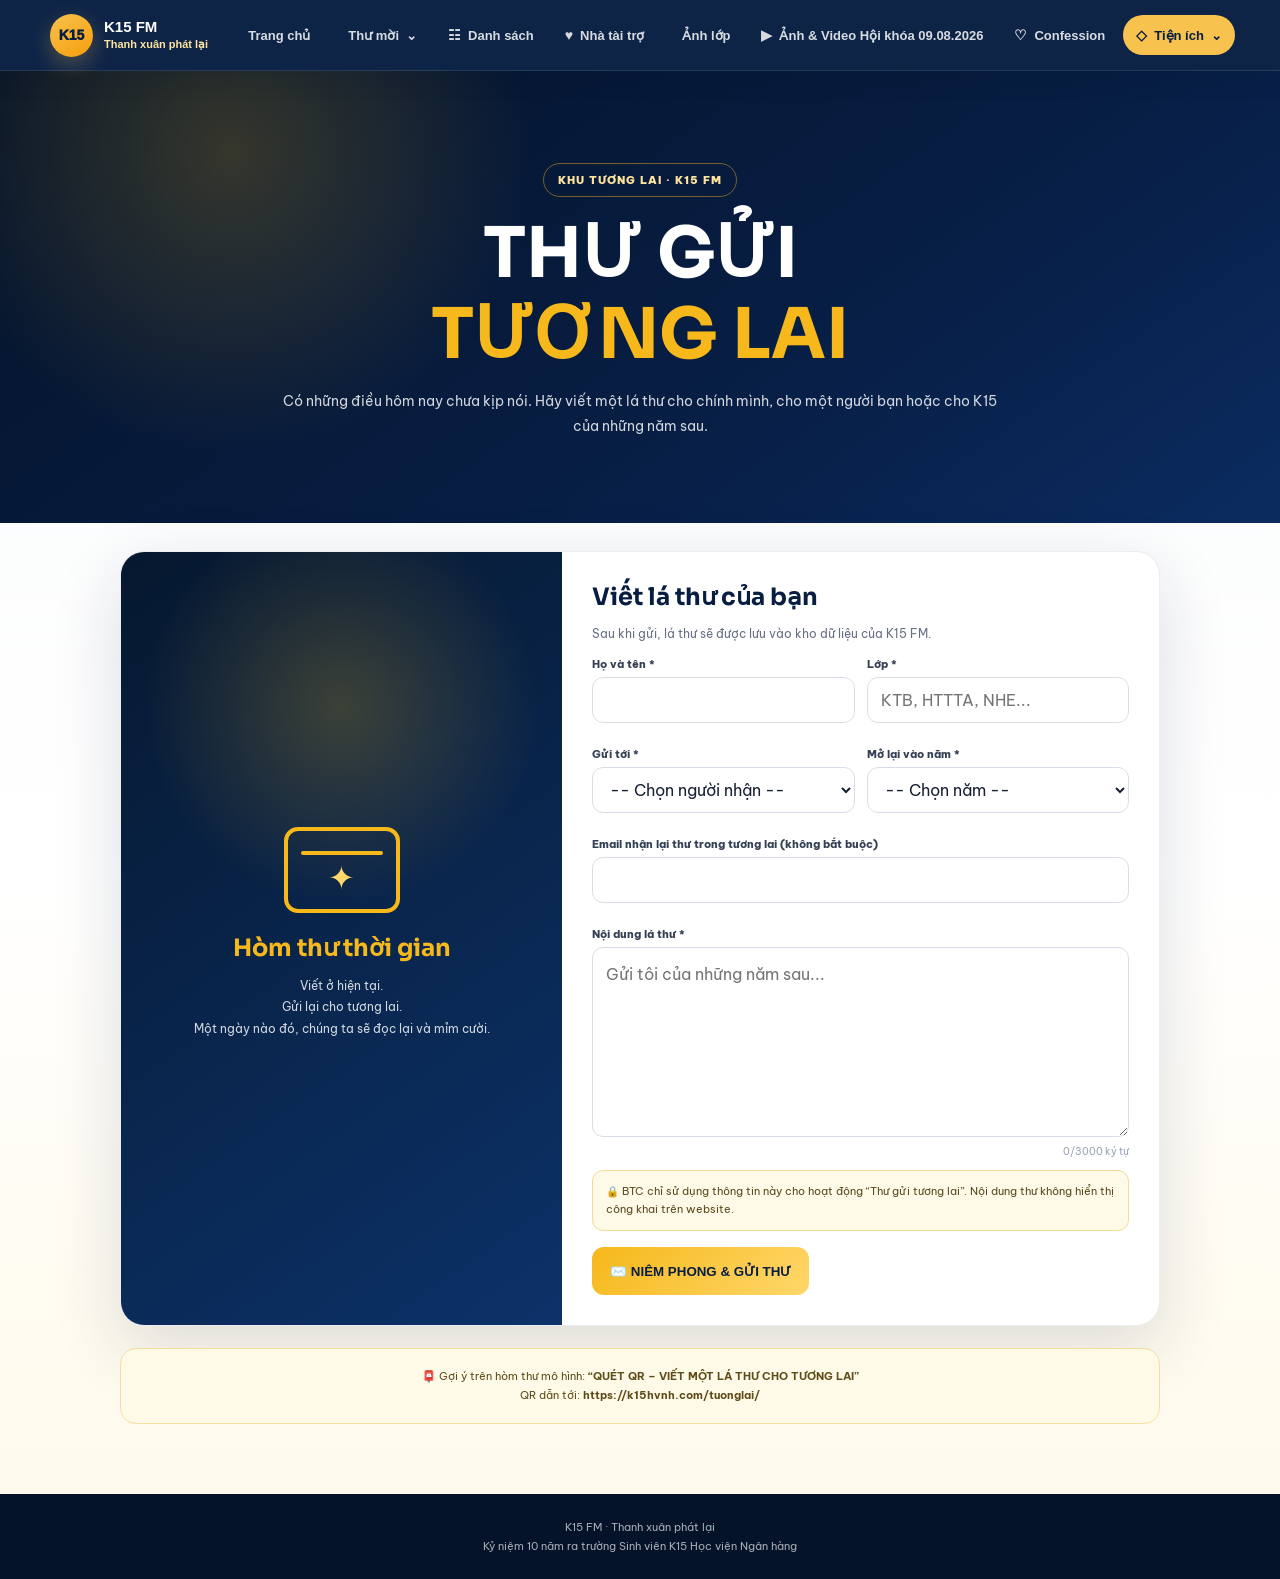
<file: tuonglai/index.html>
<!doctype html>
<html lang="vi">
<head>
  <meta charset="utf-8">
  <meta name="viewport" content="width=device-width,initial-scale=1,viewport-fit=cover">
  <meta name="theme-color" content="#071d42">
  <title>Thư gửi tương lai | K15 FM – Thanh xuân phát lại</title>
  <meta name="description" content="Gửi một lá thư cho tương lai tại K15 FM – Thanh xuân phát lại.">
  <link rel="preconnect" href="https://fonts.googleapis.com">
  <link rel="preconnect" href="https://fonts.gstatic.com" crossorigin>
  <link href="https://fonts.googleapis.com/css2?family=Be+Vietnam+Pro:wght@400;500;600;700;800;900&family=Sora:wght@600;700;800&display=swap" rel="stylesheet">
  <link rel="stylesheet" href="/assets/css/site-header.css?v=20260805-future">
  <style>
    :root{--navy:#071d42;--navy2:#0b2b60;--gold:#f6b81a;--text:#172033;--muted:#667085}
    *{box-sizing:border-box}html{scroll-behavior:smooth}
    body{margin:0;font-family:"Be Vietnam Pro",Arial,sans-serif;color:var(--text);background:linear-gradient(180deg,#f8fafc,#fff 55%,#fff9e8)}
    .shell{width:min(1040px,calc(100% - 28px));margin:auto}
    .hero{padding:92px 20px 84px;text-align:center;color:#fff;background:radial-gradient(circle at 18% 18%,rgba(246,184,26,.2),transparent 27%),linear-gradient(145deg,#041329,#071d42 58%,#0b2b60)}
    .hero .eyebrow{display:inline-block;padding:9px 14px;border:1px solid rgba(246,184,26,.45);border-radius:999px;color:#ffe39d;font-size:11px;font-weight:900;letter-spacing:1px;text-transform:uppercase}
    .hero h1{margin:20px 0 0;font-family:"Sora",sans-serif;font-size:clamp(40px,7vw,70px);line-height:1.05}.hero h1 span{display:block;color:var(--gold);margin-top:7px}
    .hero p{max-width:720px;margin:18px auto 0;color:rgba(255,255,255,.82);font-size:14px;line-height:1.8}
    main{padding:28px 0 70px}
    .card{display:grid;grid-template-columns:.85fr 1.15fr;overflow:hidden;border-radius:24px;background:#fff;border:1px solid rgba(7,29,66,.08);box-shadow:0 22px 70px rgba(7,29,66,.14)}
    .left{min-height:360px;padding:34px 28px;display:flex;flex-direction:column;justify-content:center;align-items:center;text-align:center;color:#fff;background:radial-gradient(circle at 50% 20%,rgba(246,184,26,.22),transparent 30%),linear-gradient(145deg,#06182f,#0c3269)}
    .icon{width:116px;height:86px;border:4px solid var(--gold);border-radius:14px;position:relative}.icon:before{content:"";position:absolute;left:13px;right:13px;top:20px;height:4px;border-radius:999px;background:var(--gold)}.icon:after{content:"✦";position:absolute;left:50%;top:50%;transform:translate(-50%,-32%);color:#ffd76a;font-size:32px}
    .left h2{margin:20px 0 0;color:var(--gold);font-family:"Sora",sans-serif}.left p{font-size:12px;line-height:1.8;color:rgba(255,255,255,.82)}
    .form{padding:30px}.form h2{margin:0;color:var(--navy);font-family:"Sora",sans-serif}.lead{color:var(--muted);font-size:12px;line-height:1.7}
    .grid{display:grid;grid-template-columns:1fr 1fr;gap:12px}.field{margin-bottom:12px}.full{grid-column:1/-1}
    label{display:block;margin-bottom:6px;color:#344054;font-size:11px;font-weight:800}
    input,select,textarea{width:100%;border:1px solid #d8dee8;border-radius:11px;background:#fff;color:#172033;outline:none;font:inherit}
    input,select{height:46px;padding:0 13px}textarea{min-height:190px;padding:13px;resize:vertical;line-height:1.7}
    input:focus,select:focus,textarea:focus{border-color:#91a7c7;box-shadow:0 0 0 4px rgba(7,29,66,.06)}
    .counter{text-align:right;color:#98a2b3;font-size:10px;margin-top:4px}
    .privacy{padding:12px 13px;background:#fff9e8;border:1px solid #f2dc99;border-radius:11px;color:#5a4a1e;font-size:10.5px;line-height:1.7}
    .submit{margin-top:16px;min-height:48px;padding:0 18px;border:0;border-radius:12px;background:linear-gradient(135deg,#f6b81a,#ffd76a);color:#071d42;font-weight:900;cursor:pointer}
    .success{display:none;padding:30px;text-align:center;background:#f0fdf4;border:1px solid #b7e4c7;border-radius:18px}.success.show{display:block}.success h3{color:#0f5f4b;font-family:"Sora",sans-serif}
    .note{margin-top:22px;padding:18px;text-align:center;background:#fff9e8;border:1px solid #f5df9a;border-radius:16px;color:#5d4b18;font-size:11px;line-height:1.7}
    footer{padding:24px 18px;text-align:center;background:#041329;color:rgba(255,255,255,.65);font-size:11px;line-height:1.7}
    @media(max-width:800px){.card{grid-template-columns:1fr}.left{min-height:260px}}
    @media(max-width:560px){.grid{grid-template-columns:1fr}.full{grid-column:auto}.form{padding:22px 17px}}
  </style>
</head>
<body>
<div id="k15-site-header"></div>
<header class="hero">
  <div class="eyebrow">Khu Tương Lai · K15 FM</div>
  <h1>THƯ GỬI<span>TƯƠNG LAI</span></h1>
  <p>Có những điều hôm nay chưa kịp nói. Hãy viết một lá thư cho chính mình, cho một người bạn hoặc cho K15 của những năm sau.</p>
</header>

<main class="shell">
  <section class="card">
    <div class="left">
      <div class="icon"></div>
      <h2>Hòm thư thời gian</h2>
      <p>Viết ở hiện tại.<br>Gửi lại cho tương lai.<br>Một ngày nào đó, chúng ta sẽ đọc lại và mỉm cười.</p>
    </div>

    <div class="form">
      <div id="formArea">
        <h2>Viết lá thư của bạn</h2>
        <p class="lead">Sau khi gửi, lá thư sẽ được lưu vào kho dữ liệu của K15 FM.</p>

        <form id="futureLetterForm" method="POST" target="hiddenSubmitFrame" autocomplete="off">
          <div class="grid">
            <div class="field">
              <label>Họ và tên *</label>
              <input name="fullName" maxlength="100" required>
            </div>

            <div class="field">
              <label>Lớp *</label>
              <input name="className" maxlength="30" required placeholder="KTB, HTTTA, NHE...">
            </div>

            <div class="field">
              <label>Gửi tới *</label>
              <select name="recipient" required>
                <option value="">-- Chọn người nhận --</option>
                <option>Chính tôi trong tương lai</option>
                <option>K15 của tương lai</option>
                <option>Một người bạn</option>
                <option>Thầy/Cô</option>
                <option>Gia đình</option>
                <option>Khác</option>
              </select>
            </div>

            <div class="field">
              <label>Mở lại vào năm *</label>
              <select name="openYear" required>
                <option value="">-- Chọn năm --</option>
                <option value="2031">2031 · 15 năm ra trường</option>
                <option value="2036">2036 · 20 năm ra trường</option>
                <option value="2046">2046 · 30 năm ra trường</option>
              </select>
            </div>

            <div class="field full">
              <label>Email nhận lại thư trong tương lai (không bắt buộc)</label>
              <input name="email" type="email" maxlength="120">
            </div>

            <div class="field full">
              <label>Nội dung lá thư *</label>
              <textarea id="letter" name="letter" maxlength="3000" required placeholder="Gửi tôi của những năm sau..."></textarea>
              <div class="counter"><span id="charCount">0</span>/3000 ký tự</div>
            </div>

            <div style="position:absolute;left:-9999px" aria-hidden="true">
              <input type="text" name="website" tabindex="-1" autocomplete="off">
            </div>
            <input type="hidden" name="source" value="K15FM Future Mailbox">
          </div>

          <div class="privacy">🔒 BTC chỉ sử dụng thông tin này cho hoạt động “Thư gửi tương lai”. Nội dung thư không hiển thị công khai trên website.</div>
          <button class="submit" id="submitBtn" type="submit">✉️ NIÊM PHONG & GỬI THƯ</button>
        </form>
      </div>

      <div class="success" id="successCard">
        <h3>✓ Lá thư đã được niêm phong</h3>
        <p>Cảm ơn bạn đã gửi một phần ký ức của hôm nay cho những năm tháng phía trước.</p>
        <button class="submit" id="sendAnother" type="button">Viết thêm một lá thư</button>
      </div>
    </div>
  </section>

  <div class="note">📮 Gợi ý trên hòm thư mô hình: <b>“QUÉT QR – VIẾT MỘT LÁ THƯ CHO TƯƠNG LAI”</b><br>QR dẫn tới: <b>https://k15hvnh.com/tuonglai/</b></div>
</main>

<iframe name="hiddenSubmitFrame" style="display:none"></iframe>
<footer>K15 FM · Thanh xuân phát lại<br>Kỷ niệm 10 năm ra trường Sinh viên K15 Học viện Ngân hàng</footer>

<script src="/assets/js/site-header.js?v=20260805-future"></script>

<script>
  const FUTURE_MAIL_WEB_APP_URL =
    "https://script.google.com/macros/s/AKfycbzLRAKF2-Gu9euPALOFmz8MRHsx74eCv1KvlGO_DHKWzNpFugnQcVcVmRzHDq6lEq1h/exec";

  const form = document.getElementById("futureLetterForm");
  const letter = document.getElementById("letter");
  const count = document.getElementById("charCount");
  const submitBtn = document.getElementById("submitBtn");
  const formArea = document.getElementById("formArea");
  const successCard = document.getElementById("successCard");
  const sendAnother = document.getElementById("sendAnother");

  // Đếm ký tự
  if (letter && count) {
    count.textContent = String(letter.value.length);

    letter.addEventListener("input", function () {
      count.textContent = String(letter.value.length);
    });
  }

  // Gửi thư
  if (form) {
    form.addEventListener("submit", function (event) {

      if (
        !FUTURE_MAIL_WEB_APP_URL ||
        FUTURE_MAIL_WEB_APP_URL.includes("PASTE_YOUR")
      ) {
        event.preventDefault();
        alert("Chưa cấu hình FUTURE_MAIL_WEB_APP_URL.");
        return;
      }

      // Cho trình duyệt tự kiểm tra các trường required
      if (!form.checkValidity()) {
        return;
      }

      form.action = FUTURE_MAIL_WEB_APP_URL;
      form.method = "POST";
      form.target = "hiddenSubmitFrame";

      if (submitBtn) {
        submitBtn.disabled = true;
        submitBtn.textContent = "⏳ ĐANG NIÊM PHONG...";
      }

      /*
       * Form sẽ POST trực tiếp vào Apps Script qua iframe.
       * Sau khoảng 1,5 giây hiện trạng thái thành công.
       */
      window.setTimeout(function () {
        if (formArea) {
          formArea.style.display = "none";
        }

        if (successCard) {
          successCard.classList.add("show");
        }

        if (submitBtn) {
          submitBtn.disabled = false;
          submitBtn.textContent = "✉️ NIÊM PHONG & GỬI THƯ";
        }
      }, 1500);
    });
  }

  // Viết thêm thư
  if (sendAnother) {
    sendAnother.addEventListener("click", function () {
      if (form) {
        form.reset();
      }

      if (count) {
        count.textContent = "0";
      }

      if (successCard) {
        successCard.classList.remove("show");
      }

      if (formArea) {
        formArea.style.display = "";
      }

      if (letter) {
        letter.focus();
      }
    });
  }
</script>
</file>
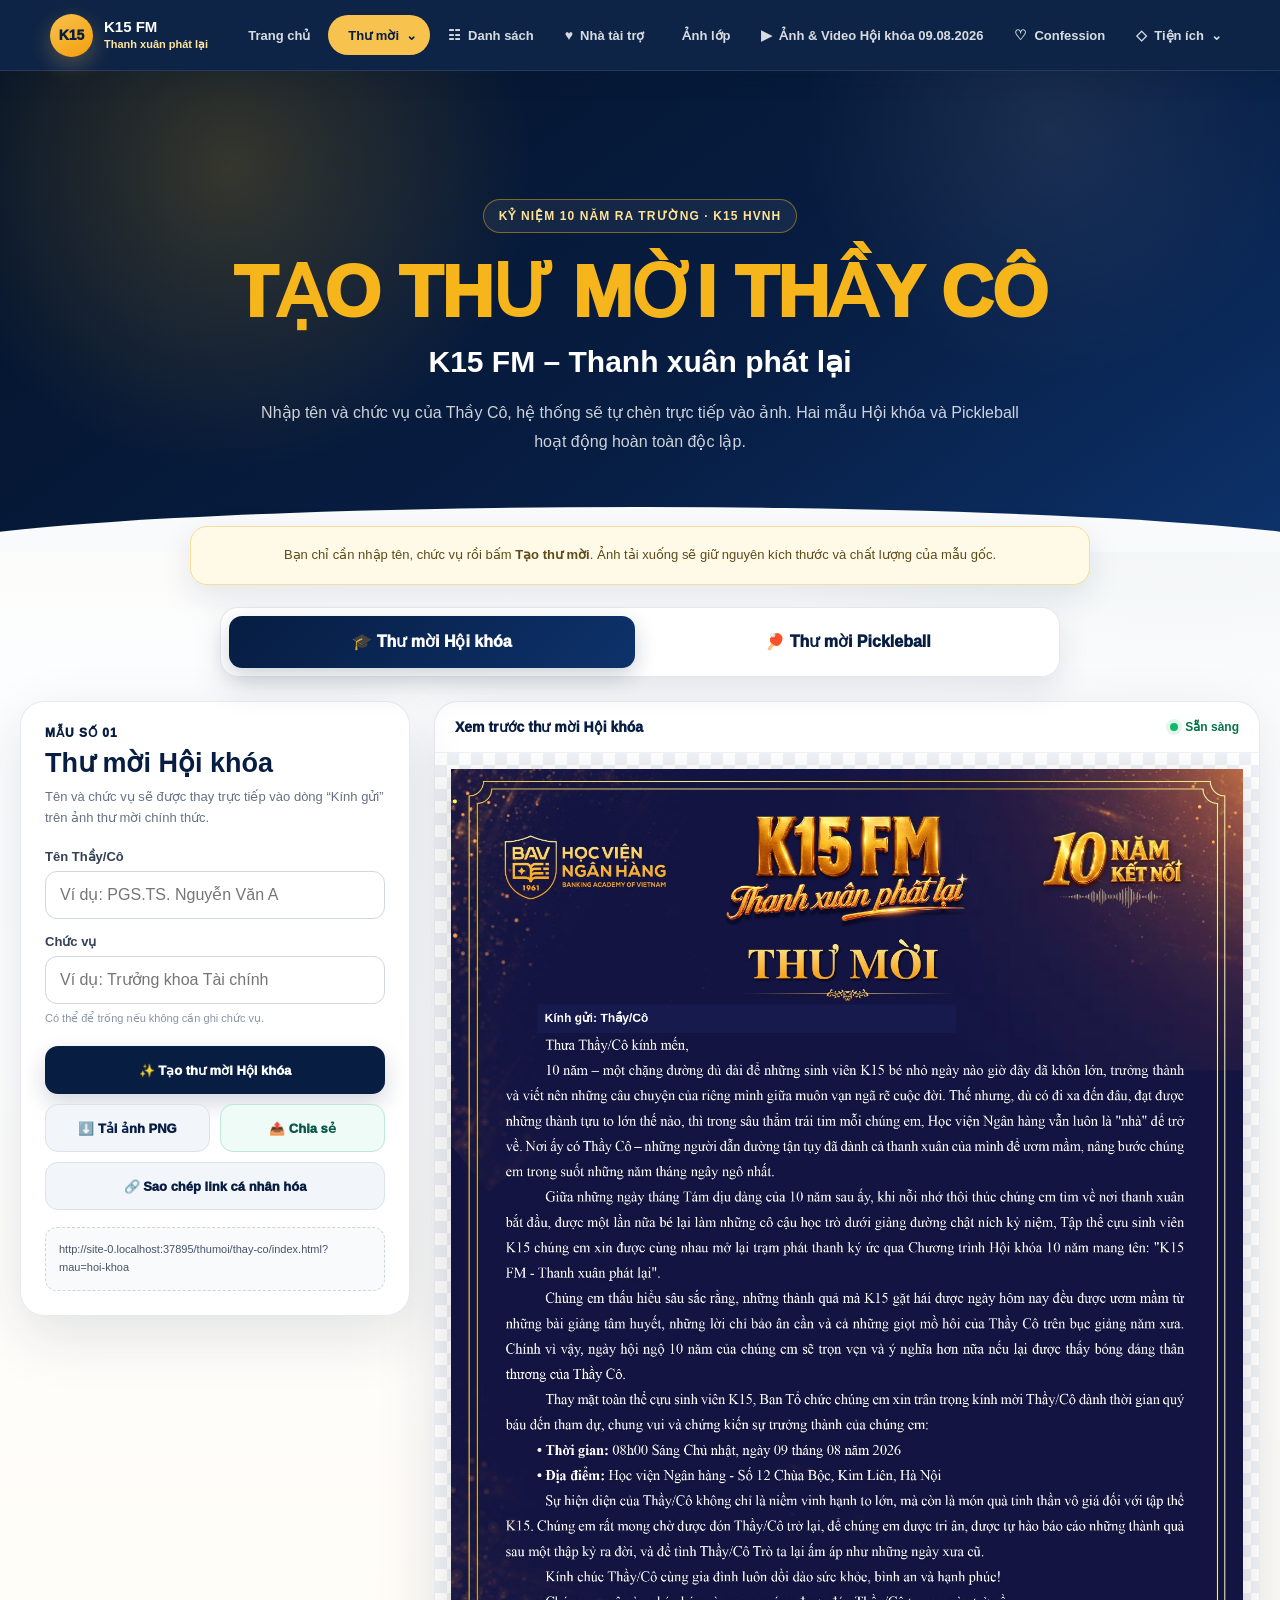
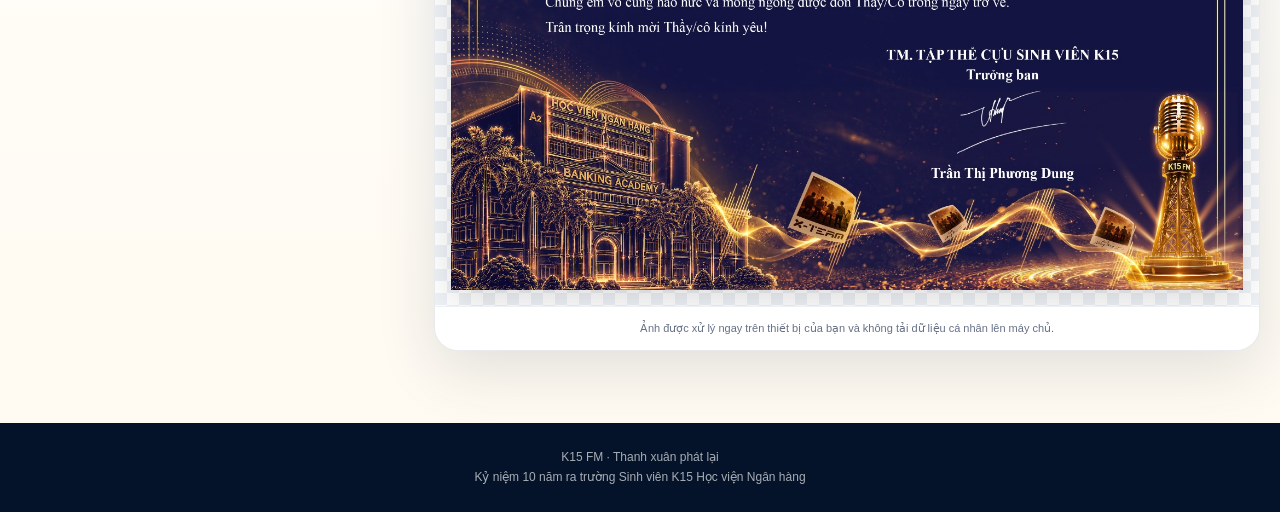
<file: thumoi/thay-co/index.html>
<!DOCTYPE html>
<html lang="vi">
<head>
  <meta charset="UTF-8">
  <meta name="viewport" content="width=device-width, initial-scale=1.0">

  <title>Tạo thư mời Thầy Cô | K15 FM – Thanh xuân phát lại</title>
  <meta name="description" content="Công cụ tạo thư mời cá nhân hóa dành cho Thầy Cô tham dự Hội khóa K15 FM và Giải Pickleball K15 FM.">

  <link rel="icon" href="/images/favicon.png">
  <link rel="stylesheet" href="/assets/css/site-header.css">

  <style>
    :root{
      --navy:#071d42;
      --navy2:#0d326b;
      --green:#075847;
      --green2:#0a715c;
      --gold:#f5b51b;
      --gold2:#ffd768;
      --soft:#f7f9fc;
      --text:#172033;
      --muted:#667085;
      --line:#dfe5ee;
      --danger:#b42318;
      --shadow:0 20px 60px rgba(7,29,66,.12);
      --shadow2:0 12px 32px rgba(7,29,66,.10);
    }

    *{box-sizing:border-box}
    html{scroll-behavior:smooth}

    body{
      margin:0;
      color:var(--text);
      font-family:"Segoe UI",Roboto,Arial,sans-serif;
      background:
        radial-gradient(circle at 8% 0%,rgba(245,181,27,.13),transparent 27%),
        radial-gradient(circle at 92% 8%,rgba(7,88,71,.10),transparent 26%),
        linear-gradient(180deg,#f8fafc 0%,#fff 48%,#fffaf0 100%);
    }

    button,input{font:inherit}

    .hero{
      position:relative;
      overflow:hidden;
      padding:clamp(78px,10vw,128px) 20px clamp(64px,8vw,96px);
      color:#fff;
      text-align:center;
      background:
        radial-gradient(circle at 18% 20%,rgba(245,181,27,.20),transparent 27%),
        radial-gradient(circle at 82% 12%,rgba(255,255,255,.08),transparent 22%),
        linear-gradient(145deg,#041329 0%,var(--navy) 58%,var(--navy2) 100%);
    }

    .hero::after{
      content:"";
      position:absolute;
      left:-8%;
      right:-8%;
      bottom:-55px;
      height:100px;
      background:#f8fafc;
      border-radius:50% 50% 0 0;
    }

    .hero-inner{
      position:relative;
      z-index:2;
      width:min(920px,100%);
      margin:auto;
    }

    .eyebrow{
      display:inline-flex;
      align-items:center;
      gap:8px;
      padding:9px 15px;
      border:1px solid rgba(245,181,27,.45);
      border-radius:999px;
      color:#ffe296;
      background:rgba(255,255,255,.06);
      font-size:12px;
      font-weight:900;
      letter-spacing:1.1px;
      text-transform:uppercase;
    }

    .hero h1{
      margin:22px 0 0;
      color:var(--gold);
      font-size:clamp(38px,7vw,72px);
      font-weight:950;
      line-height:1.04;
      letter-spacing:-1px;
    }

    .hero-sub{
      margin-top:14px;
      font-size:clamp(19px,3vw,30px);
      font-weight:900;
    }

    .hero p{
      max-width:760px;
      margin:20px auto 0;
      color:rgba(255,255,255,.80);
      font-size:16px;
      line-height:1.8;
    }

    .main{
      position:relative;
      z-index:5;
      width:min(1240px,calc(100% - 26px));
      margin:-26px auto 0;
      padding-bottom:72px;
    }

    .quick-note{
      margin:0 auto 22px;
      max-width:900px;
      padding:17px 20px;
      color:#5d4b18;
      background:#fff9e8;
      border:1px solid #f5df9a;
      border-radius:17px;
      text-align:center;
      font-size:13px;
      line-height:1.7;
      box-shadow:var(--shadow2);
    }

    .tabs{
      position:sticky;
      top:72px;
      z-index:30;
      display:grid;
      grid-template-columns:1fr 1fr;
      gap:10px;
      max-width:840px;
      margin:0 auto 24px;
      padding:8px;
      background:rgba(255,255,255,.94);
      border:1px solid rgba(7,29,66,.10);
      border-radius:18px;
      box-shadow:var(--shadow2);
      backdrop-filter:blur(12px);
    }

    .tab{
      min-height:52px;
      border:0;
      border-radius:13px;
      color:var(--navy);
      background:transparent;
      font-weight:950;
      cursor:pointer;
      transition:.2s;
    }

    .tab.active{
      color:#fff;
      background:linear-gradient(135deg,var(--navy),var(--navy2));
      box-shadow:0 8px 22px rgba(7,29,66,.20);
    }

    .tab[data-target="pickle"].active{
      background:linear-gradient(135deg,var(--green),var(--green2));
    }

    .panel{display:none}
    .panel.active{display:block}

    .workspace{
      display:grid;
      grid-template-columns:minmax(300px,390px) minmax(0,1fr);
      gap:24px;
      align-items:start;
    }

    .editor{
      position:sticky;
      top:150px;
      padding:24px;
      background:#fff;
      border:1px solid rgba(7,29,66,.09);
      border-radius:24px;
      box-shadow:var(--shadow);
    }

    .editor.teacher-editor{--accent:var(--navy)}
    .editor.pickle-editor{--accent:var(--green)}

    .editor-kicker{
      color:var(--accent);
      font-size:12px;
      font-weight:950;
      letter-spacing:1px;
      text-transform:uppercase;
    }

    .editor h2{
      margin:7px 0 7px;
      color:var(--navy);
      font-size:27px;
      line-height:1.2;
    }

    .editor-desc{
      margin:0 0 20px;
      color:var(--muted);
      font-size:13px;
      line-height:1.65;
    }

    .field{margin-top:15px}

    .field label{
      display:block;
      margin-bottom:7px;
      color:#344054;
      font-size:13px;
      font-weight:900;
    }

    .field input{
      width:100%;
      min-height:48px;
      padding:0 14px;
      color:var(--text);
      background:#fff;
      border:1px solid #cfd7e3;
      border-radius:12px;
      outline:none;
      transition:.2s;
    }

    .field input:focus{
      border-color:var(--accent);
      box-shadow:0 0 0 4px rgba(7,29,66,.08);
    }

    .hint{
      margin-top:6px;
      color:#8a94a6;
      font-size:11px;
      line-height:1.5;
    }

    .editor-actions{
      display:grid;
      grid-template-columns:1fr;
      gap:10px;
      margin-top:20px;
    }

    .btn{
      min-height:48px;
      padding:0 15px;
      display:inline-flex;
      align-items:center;
      justify-content:center;
      gap:8px;
      border:0;
      border-radius:13px;
      text-decoration:none;
      font-size:13px;
      font-weight:950;
      cursor:pointer;
      transition:.18s;
    }

    .btn:hover{transform:translateY(-1px)}
    .btn:active{transform:translateY(0)}

    .btn-primary{
      color:#fff;
      background:var(--accent);
      box-shadow:0 9px 22px rgba(7,29,66,.18);
    }

    .btn-secondary{
      color:var(--navy);
      background:#f2f5f9;
      border:1px solid #dce2ea;
    }

    .btn-share{
      color:#075847;
      background:#eefbf7;
      border:1px solid #bde7d8;
    }

    .mini-actions{
      display:grid;
      grid-template-columns:1fr 1fr;
      gap:10px;
    }

    .url-box{
      margin-top:17px;
      padding:13px;
      color:#475467;
      background:#f8fafc;
      border:1px dashed #cdd5df;
      border-radius:12px;
      font-size:11px;
      line-height:1.6;
      word-break:break-word;
    }

    .preview-card{
      overflow:hidden;
      background:#fff;
      border:1px solid rgba(7,29,66,.09);
      border-radius:24px;
      box-shadow:var(--shadow);
    }

    .preview-head{
      display:flex;
      align-items:center;
      justify-content:space-between;
      gap:12px;
      padding:17px 20px;
      border-bottom:1px solid #edf0f4;
    }

    .preview-title{
      color:var(--navy);
      font-size:14px;
      font-weight:950;
    }

    .status{
      display:inline-flex;
      align-items:center;
      gap:7px;
      color:#067647;
      font-size:12px;
      font-weight:900;
    }

    .status::before{
      content:"";
      width:8px;
      height:8px;
      border-radius:50%;
      background:#12b76a;
      box-shadow:0 0 0 4px rgba(18,183,106,.12);
    }

    .canvas-shell{
      padding:16px;
      background:
        linear-gradient(45deg,#eef1f5 25%,transparent 25%),
        linear-gradient(-45deg,#eef1f5 25%,transparent 25%),
        linear-gradient(45deg,transparent 75%,#eef1f5 75%),
        linear-gradient(-45deg,transparent 75%,#eef1f5 75%);
      background-size:24px 24px;
      background-position:0 0,0 12px,12px -12px,-12px 0;
      overflow:auto;
      text-align:center;
    }

    canvas{
      display:block;
      width:100%;
      height:auto;
      max-width:860px;
      margin:auto;
      background:#fff;
      box-shadow:0 10px 35px rgba(0,0,0,.14);
    }

    .preview-foot{
      padding:13px 18px;
      color:#667085;
      background:#fff;
      border-top:1px solid #edf0f4;
      text-align:center;
      font-size:11px;
      line-height:1.6;
    }

    .loading{
      position:fixed;
      inset:0;
      z-index:10000;
      display:none;
      align-items:center;
      justify-content:center;
      color:#fff;
      background:rgba(2,10,24,.76);
      backdrop-filter:blur(5px);
    }

    .loading.show{display:flex}

    .loading-card{
      padding:22px 28px;
      background:#071d42;
      border:1px solid rgba(255,255,255,.18);
      border-radius:18px;
      text-align:center;
      box-shadow:0 20px 60px rgba(0,0,0,.28);
    }

    .spinner{
      width:34px;
      height:34px;
      margin:0 auto 12px;
      border:4px solid rgba(255,255,255,.25);
      border-top-color:var(--gold);
      border-radius:50%;
      animation:spin .85s linear infinite;
    }

    @keyframes spin{to{transform:rotate(360deg)}}

    .toast{
      position:fixed;
      left:50%;
      bottom:24px;
      z-index:10001;
      max-width:calc(100% - 30px);
      transform:translate(-50%,30px);
      padding:12px 17px;
      color:#fff;
      background:#071d42;
      border-radius:999px;
      box-shadow:0 12px 35px rgba(7,29,66,.25);
      opacity:0;
      pointer-events:none;
      transition:.25s;
      font-size:13px;
      font-weight:850;
      text-align:center;
    }

    .toast.show{
      opacity:1;
      transform:translate(-50%,0);
    }

    .footer{
      padding:24px 18px;
      color:rgba(255,255,255,.65);
      background:#041329;
      text-align:center;
      font-size:12px;
      line-height:1.7;
    }

    @media(max-width:980px){
      .workspace{grid-template-columns:1fr}
      .editor{position:relative;top:auto}
    }

    @media(max-width:620px){
      .tabs{top:62px}
      .tab{font-size:12px;padding:0 8px}
      .mini-actions{grid-template-columns:1fr}
      .editor{padding:20px}
      .canvas-shell{padding:8px}
      .preview-head{align-items:flex-start;flex-direction:column}
      .hero{padding-top:68px}
    }
  </style>
</head>

<body>
  <div id="k15-site-header"></div>

  <header class="hero">
    <div class="hero-inner">
      <div class="eyebrow">Kỷ niệm 10 năm ra trường · K15 HVNH</div>
      <h1>TẠO THƯ MỜI THẦY CÔ</h1>
      <div class="hero-sub">K15 FM – Thanh xuân phát lại</div>
      <p>
        Nhập tên và chức vụ của Thầy Cô, hệ thống sẽ tự chèn trực tiếp vào ảnh.
        Hai mẫu Hội khóa và Pickleball hoạt động hoàn toàn độc lập.
      </p>
    </div>
  </header>

  <main class="main">
    <div class="quick-note">
      Bạn chỉ cần nhập tên, chức vụ rồi bấm <strong>Tạo thư mời</strong>.
      Ảnh tải xuống sẽ giữ nguyên kích thước và chất lượng của mẫu gốc.
    </div>

    <nav class="tabs" aria-label="Chọn mẫu thư mời">
      <button class="tab active" data-target="hoi-khoa">🎓 Thư mời Hội khóa</button>
      <button class="tab" data-target="pickle">🏓 Thư mời Pickleball</button>
    </nav>

    <!-- ==================== HỘI KHÓA ==================== -->
    <section class="panel active" id="panel-hoi-khoa">
      <div class="workspace">
        <aside class="editor teacher-editor">
          <div class="editor-kicker">Mẫu số 01</div>
          <h2>Thư mời Hội khóa</h2>
          <p class="editor-desc">
            Tên và chức vụ sẽ được thay trực tiếp vào dòng “Kính gửi” trên ảnh thư mời chính thức.
          </p>

          <div class="field">
            <label for="mainName">Tên Thầy/Cô</label>
            <input id="mainName" type="text" autocomplete="name"
              placeholder="Ví dụ: PGS.TS. Nguyễn Văn A">
          </div>

          <div class="field">
            <label for="mainRole">Chức vụ</label>
            <input id="mainRole" type="text"
              placeholder="Ví dụ: Trưởng khoa Tài chính">
            <div class="hint">Có thể để trống nếu không cần ghi chức vụ.</div>
          </div>

          <div class="editor-actions">
            <button class="btn btn-primary" id="mainRender">✨ Tạo thư mời Hội khóa</button>

            <div class="mini-actions">
              <button class="btn btn-secondary" id="mainDownload">⬇️ Tải ảnh PNG</button>
              <button class="btn btn-share" id="mainShare">📤 Chia sẻ</button>
            </div>

            <button class="btn btn-secondary" id="mainCopyLink">🔗 Sao chép link cá nhân hóa</button>
          </div>

          <div class="url-box" id="mainUrlPreview">
            Link cá nhân hóa sẽ xuất hiện tại đây.
          </div>
        </aside>

        <article class="preview-card">
          <div class="preview-head">
            <div class="preview-title">Xem trước thư mời Hội khóa</div>
            <div class="status">Sẵn sàng</div>
          </div>

          <div class="canvas-shell">
            <canvas id="mainCanvas"></canvas>
          </div>

          <div class="preview-foot">
            Ảnh được xử lý ngay trên thiết bị của bạn và không tải dữ liệu cá nhân lên máy chủ.
          </div>
        </article>
      </div>
    </section>

    <!-- ==================== PICKLEBALL ==================== -->
    <section class="panel" id="panel-pickle">
      <div class="workspace">
        <aside class="editor pickle-editor">
          <div class="editor-kicker">Mẫu số 02</div>
          <h2>Thư mời Pickleball</h2>
          <p class="editor-desc">
            Tên Thầy/Cô sẽ được chèn trực tiếp vào khu vực kính mời trên poster Giải Pickleball K15 FM.
          </p>

          <div class="field">
            <label for="pickleName">Tên Thầy/Cô</label>
            <input id="pickleName" type="text" autocomplete="name"
              placeholder="Ví dụ: PGS.TS. Nguyễn Văn A">
          </div>

          <div class="field">
            <label for="pickleRole">Chức vụ</label>
            <input id="pickleRole" type="text"
              placeholder="Ví dụ: Giảng viên khoa Ngân hàng">
            <div class="hint">Có thể để trống nếu không cần ghi chức vụ.</div>
          </div>

          <div class="editor-actions">
            <button class="btn btn-primary" id="pickleRender">✨ Tạo thư mời Pickleball</button>

            <div class="mini-actions">
              <button class="btn btn-secondary" id="pickleDownload">⬇️ Tải ảnh PNG</button>
              <button class="btn btn-share" id="pickleShare">📤 Chia sẻ</button>
            </div>

            <button class="btn btn-secondary" id="pickleCopyLink">🔗 Sao chép link cá nhân hóa</button>
          </div>

          <div class="url-box" id="pickleUrlPreview">
            Link cá nhân hóa sẽ xuất hiện tại đây.
          </div>
        </aside>

        <article class="preview-card">
          <div class="preview-head">
            <div class="preview-title">Xem trước thư mời Pickleball</div>
            <div class="status">Sẵn sàng</div>
          </div>

          <div class="canvas-shell">
            <canvas id="pickleCanvas"></canvas>
          </div>

          <div class="preview-foot">
            Ảnh được xử lý ngay trên thiết bị của bạn và không tải dữ liệu cá nhân lên máy chủ.
          </div>
        </article>
      </div>
    </section>
  </main>

  <footer class="footer">
    K15 FM · Thanh xuân phát lại<br>
    Kỷ niệm 10 năm ra trường Sinh viên K15 Học viện Ngân hàng
  </footer>

  <div class="loading" id="loading">
    <div class="loading-card">
      <div class="spinner"></div>
      <div>Đang tạo thư mời…</div>
    </div>
  </div>

  <div class="toast" id="toast">Đã hoàn tất</div>

  <script src="/assets/js/site-header.js"></script>

  <script>
    /* =========================================================
       CẤU HÌNH ẢNH
       Hai ảnh cần nằm đúng tại:
       /assets/images/thumoi/thu-moi-thay-co.jpg
       /assets/images/thumoi/thu-moi-pickleball.jpg
    ========================================================= */

    const CONFIG = {
      main: {
        image: "/assets/images/thumoi/thu-moi-thay-co.jpg",
        fileName: "Thu-moi-Hoi-khoa-K15FM",

        // Vùng dòng “Kính gửi...” trên ảnh gốc 1447 x 2048
        cover: {
          x: 158,
          y: 430,
          w: 765,
          h: 52,
          color: "#171a4d"
        },

        text: {
          x: 171,
          y: 456,
          maxWidth: 735,
          fontSize: 22,
          minFontSize: 14,
          color: "#ffffff",
          fontFamily: "'Segoe UI', Arial, sans-serif",
          weight: "700",
          align: "left"
        }
      },

      pickle: {
        image: "/assets/images/thumoi/thu-moi-pickleball.jpg",
        fileName: "Thu-moi-Pickleball-K15FM",

        // Vùng “TRÂN TRỌNG KÍNH MỜI CÁC THẦY CÔ”
        // trên ảnh gốc 1562 x 2048
        cover: {
          x: 55,
          y: 1238,
          w: 610,
          h: 160,
          color: "#faf7ef"
        },

        text: {
          x: 335,
          y: 1276,
          maxWidth: 520,
          fontSize: 29,
          minFontSize: 18,
          color: "#075847",
          fontFamily: "'Arial Narrow', 'Segoe UI', Arial, sans-serif",
          weight: "900",
          align: "center",
          lineHeight: 1.12
        }
      }
    };

    const state = {
      main: {
        canvas: document.getElementById("mainCanvas"),
        image: new Image(),
        ready: false,
        nameInput: document.getElementById("mainName"),
        roleInput: document.getElementById("mainRole")
      },
      pickle: {
        canvas: document.getElementById("pickleCanvas"),
        image: new Image(),
        ready: false,
        nameInput: document.getElementById("pickleName"),
        roleInput: document.getElementById("pickleRole")
      }
    };

    const loading = document.getElementById("loading");
    const toast = document.getElementById("toast");

    function showLoading(show){
      loading.classList.toggle("show", show);
    }

    function showToast(message){
      toast.textContent = message;
      toast.classList.add("show");

      clearTimeout(window.__toastTimer);
      window.__toastTimer = setTimeout(() => {
        toast.classList.remove("show");
      }, 2300);
    }

    function safeText(value){
      return String(value || "")
        .normalize("NFC")
        .trim()
        .replace(/\s+/g, " ");
    }

    function combinedText(name, role){
      const cleanName = safeText(name) || "Thầy/Cô";
      const cleanRole = safeText(role);

      return cleanRole
        ? `${cleanName} - ${cleanRole}`
        : cleanName;
    }

    function loadTemplate(type){
      return new Promise((resolve, reject) => {
        const item = state[type];
        const img = item.image;

        img.onload = () => {
          item.ready = true;
          item.canvas.width = img.naturalWidth;
          item.canvas.height = img.naturalHeight;
          drawTemplate(type);
          resolve();
        };

        img.onerror = () => {
          reject(new Error(`Không tải được ảnh mẫu ${type}`));
        };

        img.src = CONFIG[type].image + "?v=20260729c";
      });
    }

    function setFont(ctx, size, config){
      ctx.font = `${config.weight} ${size}px ${config.fontFamily}`;
    }

    function fitSingleLine(ctx, text, maxWidth, startSize, minSize, config){
      let size = startSize;
      setFont(ctx, size, config);

      while(ctx.measureText(text).width > maxWidth && size > minSize){
        size -= 0.5;
        setFont(ctx, size, config);
      }

      return size;
    }

    function wrapText(ctx, text, maxWidth){
      const words = text.split(" ");
      const lines = [];
      let line = "";

      words.forEach(word => {
        const test = line ? `${line} ${word}` : word;

        if(ctx.measureText(test).width <= maxWidth){
          line = test;
        }else{
          if(line) lines.push(line);
          line = word;
        }
      });

      if(line) lines.push(line);
      return lines;
    }

    function drawMainPersonalization(ctx, name, role){
      const cfg = CONFIG.main;
      const cleanName = safeText(name) || "Thầy/Cô";
      const cleanRole = safeText(role);

      const displayName = cleanName.normalize("NFC");
      const displayRole = cleanRole.normalize("NFC");

      const text = displayRole
        ? `Kính gửi: ${displayName} - ${displayRole}`
        : `Kính gửi: ${displayName}`;

      ctx.save();

      // Chỉ phủ đúng dòng placeholder cũ, không chạm vào tiêu đề THƯ MỜI.
      ctx.fillStyle = cfg.cover.color;
      ctx.fillRect(
        cfg.cover.x,
        cfg.cover.y,
        cfg.cover.w,
        cfg.cover.h
      );

      ctx.textBaseline = "middle";
      ctx.textAlign = cfg.text.align;
      ctx.fillStyle = cfg.text.color;

      const fittedSize = fitSingleLine(
        ctx,
        text,
        cfg.text.maxWidth,
        cfg.text.fontSize,
        cfg.text.minFontSize,
        cfg.text
      );

      setFont(ctx, fittedSize, cfg.text);
      ctx.fillText(text, cfg.text.x, cfg.text.y);

      ctx.restore();
    }

    function drawPicklePersonalization(ctx, name, role){
      const cfg = CONFIG.pickle;
      const cleanName = (safeText(name) || "QUÝ THẦY CÔ").toUpperCase();
      const cleanRole = safeText(role).toUpperCase();

      ctx.save();

      // Phủ đúng khối chữ mời cũ, không ảnh hưởng chữ PICKLEBALL,
      // dải vàng và phần thời gian/địa điểm bên dưới.
      ctx.fillStyle = cfg.cover.color;
      ctx.fillRect(
        cfg.cover.x,
        cfg.cover.y,
        cfg.cover.w,
        cfg.cover.h
      );

      ctx.textAlign = "center";
      ctx.textBaseline = "middle";
      ctx.fillStyle = cfg.text.color;

      // Dòng tiêu đề
      const headingConfig = {
        ...cfg.text,
        fontSize: 26,
        minFontSize: 22
      };

      setFont(ctx, headingConfig.fontSize, headingConfig);
      ctx.fillText(
        "TRÂN TRỌNG KÍNH MỜI",
        cfg.text.x,
        cfg.text.y
      );

      // Tên Thầy/Cô: tự co chữ và tối đa 2 dòng
      let nameSize = cfg.text.fontSize;
      let nameLines = [];

      while(nameSize >= cfg.text.minFontSize){
        setFont(ctx, nameSize, cfg.text);
        nameLines = wrapText(ctx, cleanName, cfg.text.maxWidth);

        if(nameLines.length <= 2){
          break;
        }

        nameSize -= 1;
      }

      setFont(ctx, nameSize, cfg.text);

      const nameLineHeight = nameSize * cfg.text.lineHeight;
      const nameStartY = cleanRole
        ? cfg.text.y + 39
        : cfg.text.y + 47 - ((nameLines.length - 1) * nameLineHeight / 2);

      nameLines.slice(0, 2).forEach((line, index) => {
        ctx.fillText(
          line,
          cfg.text.x,
          nameStartY + index * nameLineHeight
        );
      });

      // Chức vụ để riêng một dòng nhỏ, không ghép dấu gạch ngang vào tên.
      if(cleanRole){
        const roleConfig = {
          ...cfg.text,
          weight: "800"
        };

        const roleSize = fitSingleLine(
          ctx,
          cleanRole,
          cfg.text.maxWidth,
          20,
          14,
          roleConfig
        );

        setFont(ctx, roleSize, roleConfig);

        const roleY =
          nameStartY +
          Math.min(nameLines.length, 2) * nameLineHeight +
          10;

        ctx.fillText(cleanRole, cfg.text.x, roleY);
      }

      ctx.restore();
    }

    function drawTemplate(type){
      const item = state[type];

      if(!item.ready){
        return;
      }

      const ctx = item.canvas.getContext("2d");
      ctx.clearRect(0, 0, item.canvas.width, item.canvas.height);
      ctx.drawImage(item.image, 0, 0);

      const name = item.nameInput.value;
      const role = item.roleInput.value;

      if(type === "main"){
        drawMainPersonalization(ctx, name, role);
      }else{
        drawPicklePersonalization(ctx, name, role);
      }

      updatePersonalUrl(type);
    }

    function renderWithFeedback(type){
      const item = state[type];

      if(!item.ready){
        showToast("Ảnh mẫu chưa tải xong, vui lòng thử lại.");
        return;
      }

      showLoading(true);

      requestAnimationFrame(() => {
        drawTemplate(type);

        setTimeout(() => {
          showLoading(false);
          showToast("Đã tạo thư mời thành công.");
        }, 250);
      });
    }

    function sanitizeFileName(value){
      return safeText(value)
        .normalize("NFD")
        .replace(/[\u0300-\u036f]/g, "")
        .replace(/đ/g, "d")
        .replace(/Đ/g, "D")
        .replace(/[^a-zA-Z0-9]+/g, "-")
        .replace(/^-+|-+$/g, "")
        .slice(0, 70);
    }

    function canvasToBlob(canvas){
      return new Promise(resolve => {
        canvas.toBlob(resolve, "image/png", 1);
      });
    }

    async function downloadCanvas(type){
      const item = state[type];

      if(!item.ready){
        showToast("Ảnh mẫu chưa tải xong.");
        return;
      }

      drawTemplate(type);

      const namePart = sanitizeFileName(item.nameInput.value) || "Thay-Co";
      const fileName = `${CONFIG[type].fileName}-${namePart}.png`;

      const blob = await canvasToBlob(item.canvas);
      const url = URL.createObjectURL(blob);

      const link = document.createElement("a");
      link.href = url;
      link.download = fileName;
      document.body.appendChild(link);
      link.click();
      link.remove();

      setTimeout(() => URL.revokeObjectURL(url), 1500);
      showToast("Đã tải ảnh thư mời.");
    }

    async function shareCanvas(type){
      const item = state[type];

      if(!item.ready){
        showToast("Ảnh mẫu chưa tải xong.");
        return;
      }

      drawTemplate(type);

      const namePart = sanitizeFileName(item.nameInput.value) || "Thay-Co";
      const fileName = `${CONFIG[type].fileName}-${namePart}.png`;
      const blob = await canvasToBlob(item.canvas);
      const file = new File([blob], fileName, {type:"image/png"});

      const shareData = {
        title: "Thư mời K15 FM – Thanh xuân phát lại",
        text: `Trân trọng kính mời ${combinedText(
          item.nameInput.value,
          item.roleInput.value
        )} tham dự chương trình K15 FM – Thanh xuân phát lại.`,
        files: [file]
      };

      try{
        if(navigator.canShare && navigator.canShare({files:[file]})){
          await navigator.share(shareData);
        }else if(navigator.share){
          await navigator.share({
            title: shareData.title,
            text: shareData.text,
            url: buildPersonalUrl(type)
          });
        }else{
          await copyText(buildPersonalUrl(type));
          showToast("Thiết bị không hỗ trợ chia sẻ ảnh. Đã sao chép link.");
        }
      }catch(error){
        if(error.name !== "AbortError"){
          showToast("Chưa thể chia sẻ. Bạn hãy tải ảnh rồi gửi qua Zalo.");
        }
      }
    }

    function buildPersonalUrl(type){
      const item = state[type];
      const url = new URL(window.location.href);

      url.searchParams.set("mau", type === "main" ? "hoi-khoa" : "pickleball");

      const name = safeText(item.nameInput.value);
      const role = safeText(item.roleInput.value);

      if(name){
        url.searchParams.set("name", name);
      }else{
        url.searchParams.delete("name");
      }

      if(role){
        url.searchParams.set("role", role);
      }else{
        url.searchParams.delete("role");
      }

      return url.toString();
    }

    function updatePersonalUrl(type){
      const target = type === "main"
        ? document.getElementById("mainUrlPreview")
        : document.getElementById("pickleUrlPreview");

      target.textContent = buildPersonalUrl(type);
    }

    async function copyText(text){
      try{
        await navigator.clipboard.writeText(text);
      }catch(error){
        const temp = document.createElement("textarea");
        temp.value = text;
        temp.style.position = "fixed";
        temp.style.opacity = "0";
        document.body.appendChild(temp);
        temp.select();
        document.execCommand("copy");
        temp.remove();
      }
    }

    async function copyPersonalUrl(type){
      await copyText(buildPersonalUrl(type));
      showToast("Đã sao chép link cá nhân hóa.");
    }

    function activateTab(target){
      document.querySelectorAll(".tab").forEach(tab => {
        tab.classList.toggle("active", tab.dataset.target === target);
      });

      document.querySelectorAll(".panel").forEach(panel => {
        panel.classList.toggle(
          "active",
          panel.id === `panel-${target}`
        );
      });

      const url = new URL(window.location.href);
      url.searchParams.set("mau", target === "pickle" ? "pickleball" : "hoi-khoa");
      history.replaceState({}, "", url);
    }

    document.querySelectorAll(".tab").forEach(tab => {
      tab.addEventListener("click", () => activateTab(tab.dataset.target));
    });

    document.getElementById("mainRender")
      .addEventListener("click", () => renderWithFeedback("main"));

    document.getElementById("pickleRender")
      .addEventListener("click", () => renderWithFeedback("pickle"));

    document.getElementById("mainDownload")
      .addEventListener("click", () => downloadCanvas("main"));

    document.getElementById("pickleDownload")
      .addEventListener("click", () => downloadCanvas("pickle"));

    document.getElementById("mainShare")
      .addEventListener("click", () => shareCanvas("main"));

    document.getElementById("pickleShare")
      .addEventListener("click", () => shareCanvas("pickle"));

    document.getElementById("mainCopyLink")
      .addEventListener("click", () => copyPersonalUrl("main"));

    document.getElementById("pickleCopyLink")
      .addEventListener("click", () => copyPersonalUrl("pickle"));

    ["main","pickle"].forEach(type => {
      const item = state[type];

      item.nameInput.addEventListener("input", () => drawTemplate(type));
      item.roleInput.addEventListener("input", () => drawTemplate(type));

      item.nameInput.addEventListener("keydown", event => {
        if(event.key === "Enter"){
          renderWithFeedback(type);
        }
      });

      item.roleInput.addEventListener("keydown", event => {
        if(event.key === "Enter"){
          renderWithFeedback(type);
        }
      });
    });

    function applyUrlParameters(){
      const params = new URLSearchParams(window.location.search);

      const name =
        params.get("name") ||
        params.get("ten") ||
        params.get("teacher") ||
        "";

      const role =
        params.get("role") ||
        params.get("chucvu") ||
        "";

      state.main.nameInput.value = name;
      state.main.roleInput.value = role;
      state.pickle.nameInput.value = name;
      state.pickle.roleInput.value = role;

      const selected = (params.get("mau") || "").toLowerCase();

      if(selected === "pickleball" || selected === "pickle"){
        activateTab("pickle");
      }else{
        activateTab("hoi-khoa");
      }
    }

    async function init(){
      applyUrlParameters();
      showLoading(true);

      try{
        await Promise.all([
          loadTemplate("main"),
          loadTemplate("pickle")
        ]);

        drawTemplate("main");
        drawTemplate("pickle");
      }catch(error){
        console.error(error);
        showToast(
          "Không tải được ảnh mẫu. Kiểm tra đúng tên và vị trí hai file ảnh."
        );
      }finally{
        showLoading(false);
      }
    }

    init();
  </script>
</body>
</html>
</file>
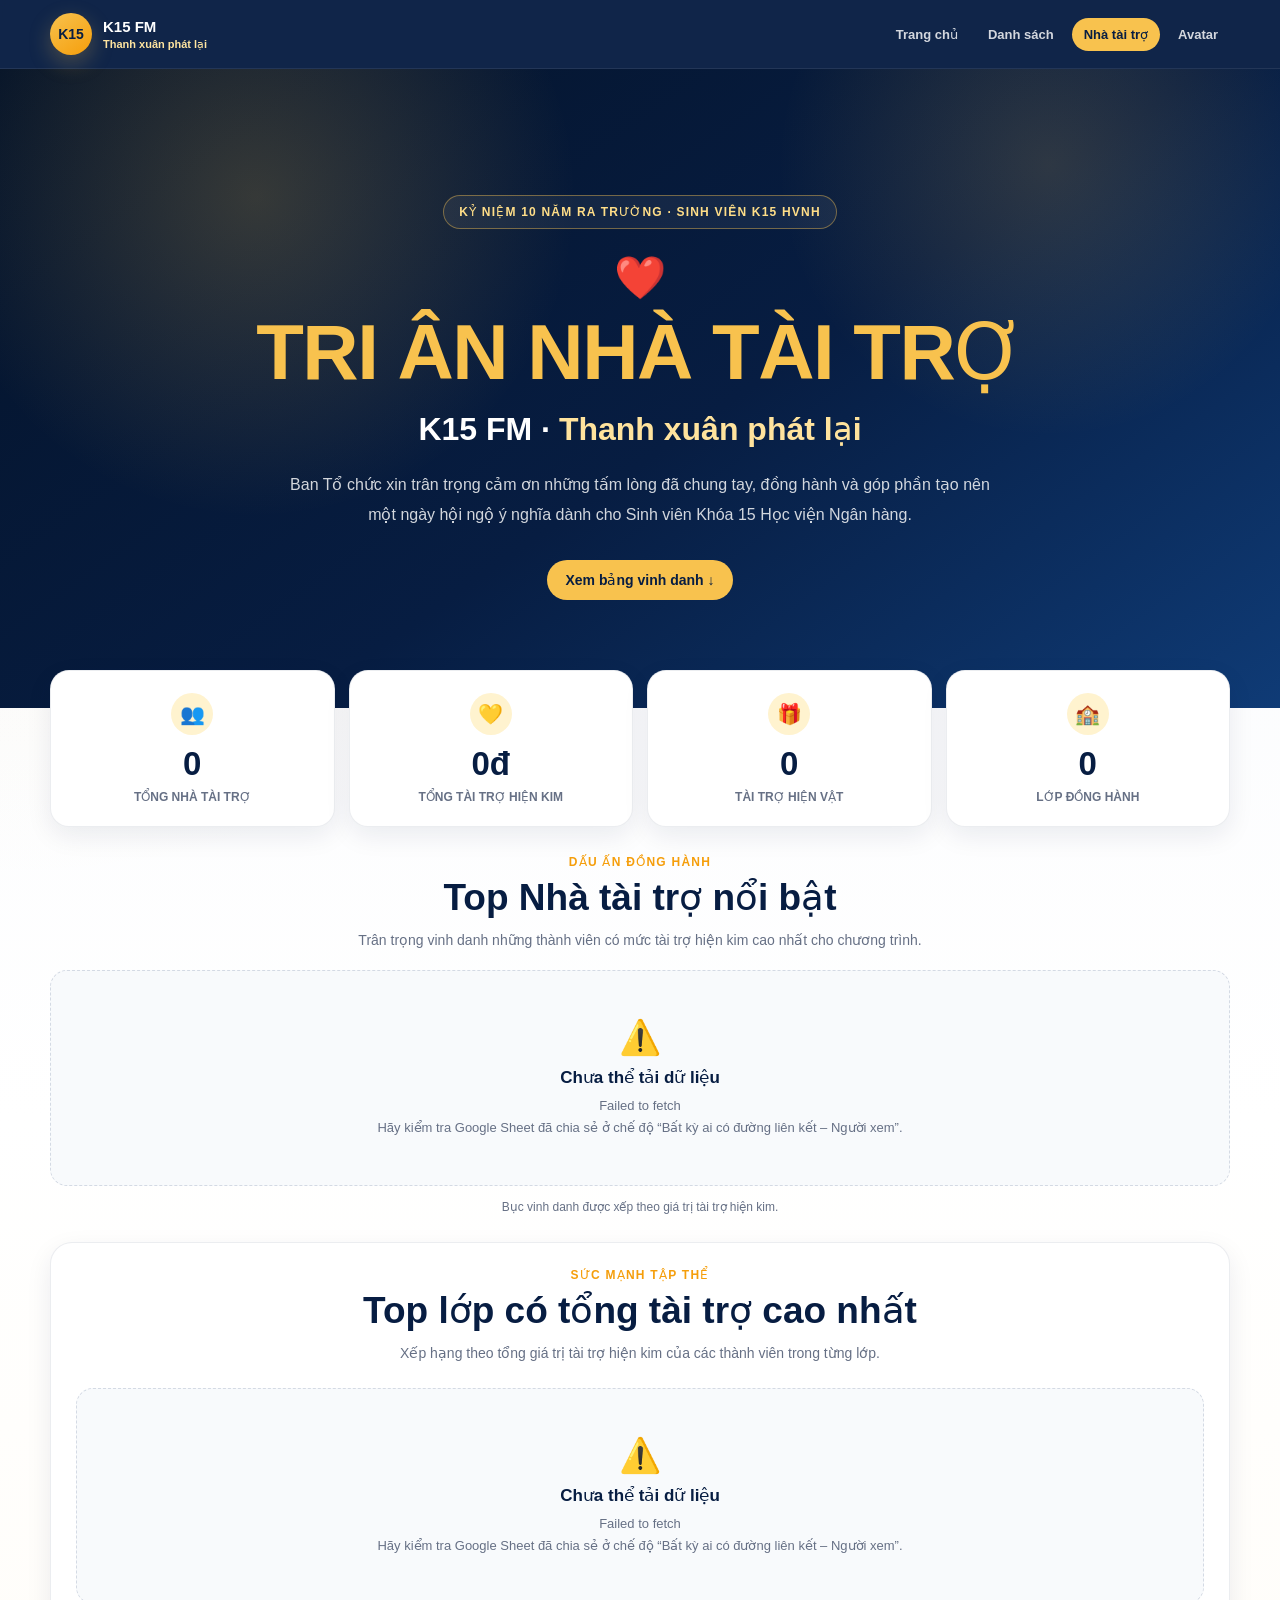
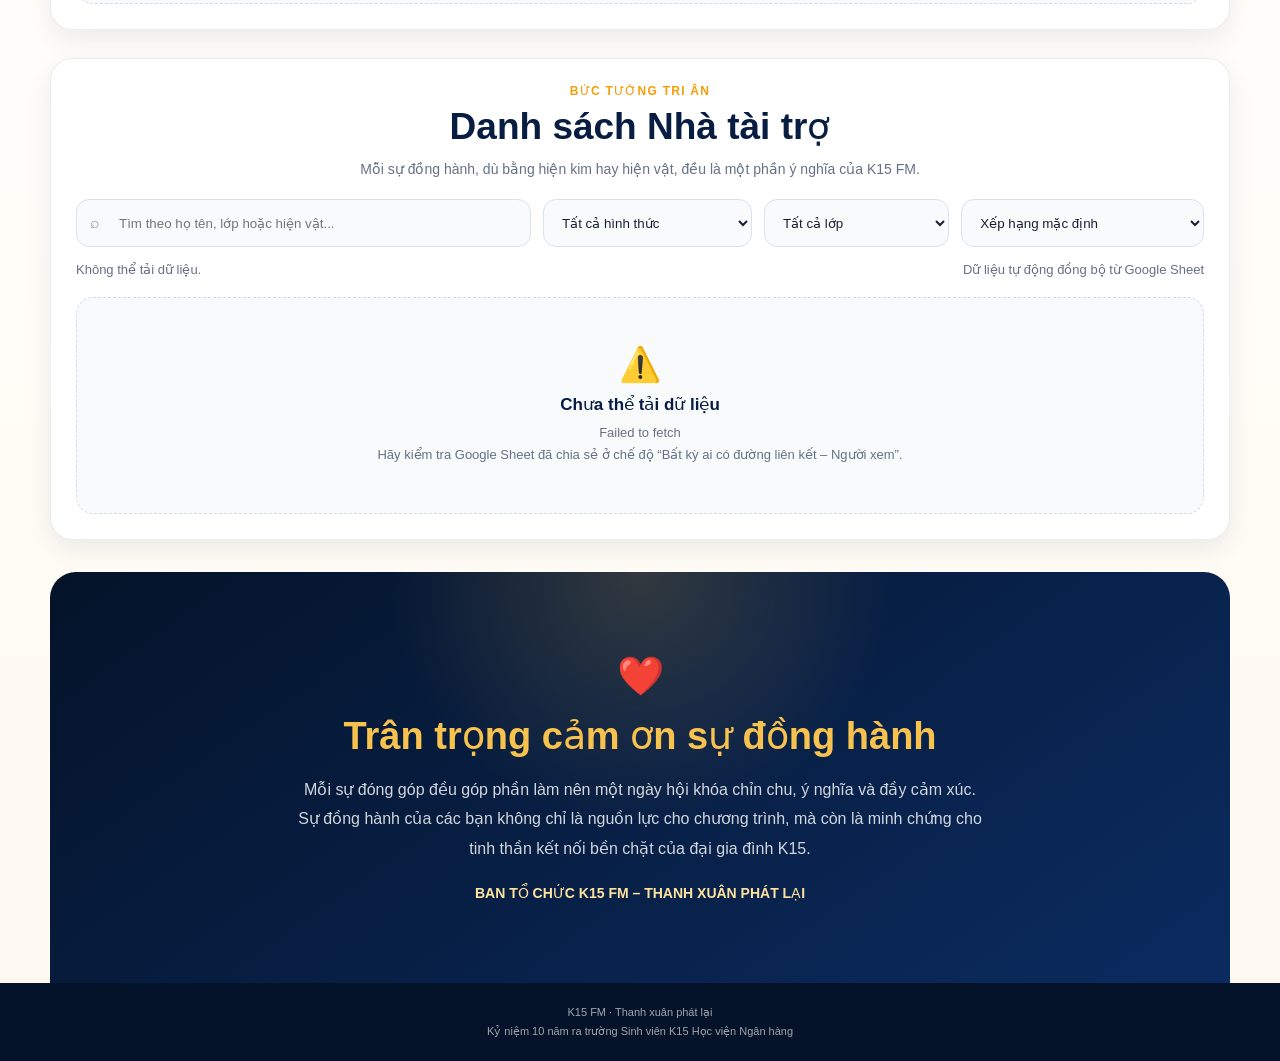
<file: nhataitro/inde.html>
<!DOCTYPE html>
<html lang="vi">
<head>
  <meta charset="UTF-8">
  <meta name="viewport" content="width=device-width, initial-scale=1.0">
  <title>Vinh danh Nhà tài trợ | K15 FM</title>
  <meta name="description" content="Vinh danh các Nhà tài trợ đồng hành cùng chương trình K15 FM – Thanh xuân phát lại.">
  <link rel="icon" href="../images/favicon.png">
  <style>
    :root{--navy:#071d42;--navy-2:#0b2b60;--navy-3:#123e7a;--gold:#f8c24e;--gold-2:#f59e0b;--gold-soft:#fff3cf;--white:#fff;--text:#172033;--muted:#667085;--border:#e8dfce;--shadow:0 18px 50px rgba(7,29,66,.11);--shadow-soft:0 9px 26px rgba(7,29,66,.08)}
    *{box-sizing:border-box}html{scroll-behavior:smooth}html,body,button,input,select{font-family:"Segoe UI",Roboto,"Helvetica Neue",Arial,sans-serif}body{margin:0;color:var(--text);background:radial-gradient(circle at top left,rgba(248,194,78,.11),transparent 30%),linear-gradient(180deg,#f7f9fc 0%,#fff 42%,#fffaf0 100%);font-synthesis:none;text-rendering:optimizeLegibility;-webkit-font-smoothing:antialiased}.page{min-height:100vh}.nav-wrap{position:sticky;top:0;z-index:1000;background:rgba(7,29,66,.96);backdrop-filter:blur(14px);border-bottom:1px solid rgba(255,255,255,.08)}.nav{width:min(1180px,calc(100% - 30px));min-height:68px;margin:0 auto;display:flex;align-items:center;justify-content:space-between;gap:20px}.brand{display:flex;align-items:center;gap:11px;color:#fff;text-decoration:none}.brand-mark{width:42px;height:42px;display:grid;place-items:center;border-radius:50%;background:linear-gradient(145deg,var(--gold),var(--gold-2));color:var(--navy);font-weight:950;font-size:14px;box-shadow:0 8px 22px rgba(248,194,78,.25)}.brand-title{font-size:15px;font-weight:900}.brand-subtitle{margin-top:3px;color:#ffe5a0;font-size:11px;font-weight:700}.nav-links{display:flex;gap:6px;flex-wrap:wrap}.nav-link{padding:9px 12px;color:rgba(255,255,255,.82);text-decoration:none;border-radius:999px;font-size:13px;font-weight:750}.nav-link:hover,.nav-link.active{color:var(--navy);background:var(--gold)}
    .hero{position:relative;overflow:hidden;padding:clamp(72px,10vw,126px) 20px clamp(72px,9vw,108px);color:#fff;text-align:center;background:radial-gradient(circle at 20% 20%,rgba(248,194,78,.2),transparent 28%),radial-gradient(circle at 82% 15%,rgba(248,194,78,.16),transparent 23%),linear-gradient(145deg,#041329 0%,var(--navy) 55%,#0f3b76 100%)}.hero-inner{position:relative;z-index:2;width:min(900px,100%);margin:0 auto}.hero-eyebrow{display:inline-flex;padding:9px 15px;border:1px solid rgba(248,194,78,.42);border-radius:999px;color:#ffde88;background:rgba(255,255,255,.06);font-size:12px;font-weight:850;letter-spacing:1.2px;text-transform:uppercase}.hero-heart{display:block;margin:24px auto 10px;font-size:42px}.hero h1{margin:0;color:var(--gold);font-size:clamp(39px,7.8vw,78px);font-weight:950;line-height:1.03;letter-spacing:-1.5px}.hero-program{margin-top:18px;font-size:clamp(21px,3.2vw,32px);font-weight:900}.hero-program span{color:#ffe39d}.hero-description{max-width:710px;margin:22px auto 0;color:rgba(255,255,255,.82);font-size:16px;line-height:1.85}.hero-scroll{display:inline-flex;margin-top:30px;padding:12px 18px;color:var(--navy);background:var(--gold);border-radius:999px;text-decoration:none;font-size:14px;font-weight:900}
    .main{width:min(1180px,calc(100% - 30px));margin:-38px auto 0;position:relative;z-index:10}.section{margin-top:28px}.section-header{text-align:center;margin-bottom:18px}.section-kicker{color:var(--gold-2);font-size:12px;font-weight:900;letter-spacing:1.25px;text-transform:uppercase}.section-title{margin:7px 0 0;color:var(--navy);font-size:clamp(25px,4vw,37px);font-weight:950}.section-description{max-width:680px;margin:9px auto 0;color:var(--muted);font-size:14px;line-height:1.75}.stats{display:grid;grid-template-columns:repeat(4,minmax(0,1fr));gap:14px}.stat-card{min-height:144px;padding:22px 18px;background:#fff;border:1px solid rgba(7,29,66,.08);border-radius:19px;box-shadow:var(--shadow-soft);text-align:center}.stat-icon{width:42px;height:42px;margin:0 auto 10px;display:grid;place-items:center;border-radius:50%;background:var(--gold-soft);font-size:20px}.stat-value{color:var(--navy);font-size:clamp(23px,3.4vw,33px);font-weight:950}.stat-label{margin-top:7px;color:var(--muted);font-size:12px;font-weight:800;text-transform:uppercase}
    .podium{display:grid;grid-template-columns:repeat(3,minmax(0,1fr));align-items:end;gap:16px}.podium-card{min-height:270px;padding:25px 20px;display:flex;flex-direction:column;align-items:center;justify-content:center;text-align:center;background:#fff;border:1px solid var(--border);border-radius:22px;box-shadow:var(--shadow-soft)}.podium-card.first{min-height:315px;color:#fff;background:radial-gradient(circle at top,rgba(248,194,78,.2),transparent 34%),linear-gradient(145deg,#06152f,#0c3470);border:1px solid rgba(248,194,78,.42)}.podium-number{width:56px;height:56px;display:grid;place-items:center;border-radius:50%;background:linear-gradient(145deg,#ffe293,var(--gold-2));font-size:23px}.podium-card.first .podium-number{width:68px;height:68px;font-size:29px}.podium-name{margin-top:18px;color:var(--navy);font-size:19px;font-weight:950}.podium-card.first .podium-name{color:#fff;font-size:22px}.podium-class{margin-top:9px;padding:6px 11px;color:var(--navy);background:var(--gold-soft);border-radius:999px;font-size:12px;font-weight:900}.podium-amount{margin-top:17px;color:var(--gold-2);font-size:22px;font-weight:950}.podium-card.first .podium-amount{color:var(--gold);font-size:26px}.podium-thanks{margin-top:11px;color:var(--muted);font-size:12px}.podium-card.first .podium-thanks{color:rgba(255,255,255,.7)}.podium-note{margin-top:14px;color:var(--muted);font-size:12px;text-align:center}
    .chart-card,.directory-card{padding:25px;background:#fff;border:1px solid rgba(7,29,66,.08);border-radius:22px;box-shadow:var(--shadow-soft)}.chart-list{display:flex;flex-direction:column;gap:12px;margin-top:22px}.chart-row{display:grid;grid-template-columns:86px minmax(0,1fr) 126px;align-items:center;gap:12px}.chart-class{overflow:hidden;color:var(--navy);font-size:13px;font-weight:900;white-space:nowrap;text-align:right;text-overflow:ellipsis}.chart-track{height:30px;overflow:hidden;background:#edf0f5;border-radius:999px}.chart-bar{width:0;min-width:4px;height:100%;display:flex;align-items:center;justify-content:flex-end;padding-right:9px;background:linear-gradient(90deg,var(--navy),var(--navy-3));border-radius:999px;transition:width .8s}.chart-rank{color:var(--gold);font-size:11px;font-weight:950}.chart-amount{color:var(--navy);font-size:13px;font-weight:900;white-space:nowrap}.toolbar{display:grid;grid-template-columns:minmax(0,1.35fr) minmax(160px,.62fr) minmax(150px,.55fr) minmax(190px,.72fr);gap:12px}.field{position:relative}.field-icon{position:absolute;left:14px;top:50%;transform:translateY(-50%);color:#8a94a6}.control{width:100%;min-height:48px;padding:0 14px;color:var(--text);background:#f8fafc;border:1px solid #dce2ea;border-radius:13px;outline:none}.field .control{padding-left:42px}.result-line{margin-top:15px;display:flex;justify-content:space-between;gap:12px;color:var(--muted);font-size:13px}.result-line strong{color:var(--navy)}.sponsor-grid{display:grid;grid-template-columns:repeat(3,minmax(0,1fr));gap:15px;margin-top:20px}.sponsor-card{position:relative;overflow:hidden;min-height:245px;padding:22px;display:flex;flex-direction:column;background:linear-gradient(180deg,#fff,#fffdf8);border:1px solid var(--border);border-radius:20px;box-shadow:0 6px 18px rgba(7,29,66,.06)}.sponsor-card::before{content:"";position:absolute;left:0;top:0;width:100%;height:5px;background:linear-gradient(90deg,var(--gold-2),var(--gold),#ffe4a1)}.sponsor-card.inkind::before{background:linear-gradient(90deg,#0f766e,#2dd4bf,#99f6e4)}.sponsor-top{display:flex;justify-content:space-between}.sponsor-avatar{width:52px;height:52px;display:grid;place-items:center;border-radius:50%;color:var(--navy);background:linear-gradient(145deg,#fff2c3,#f8c24e);font-size:17px;font-weight:950}.sponsor-card.inkind .sponsor-avatar{color:#134e4a;background:linear-gradient(145deg,#ccfbf1,#5eead4)}.sponsor-rank{color:#98a1b2;font-size:12px}.sponsor-name{margin-top:18px;color:var(--navy);font-size:18px;font-weight:950}.sponsor-class{width:fit-content;margin-top:9px;padding:6px 11px;color:var(--navy);background:#edf3fb;border-radius:999px;font-size:12px;font-weight:900}.sponsor-type{display:inline-flex;width:fit-content;margin-top:12px;padding:6px 11px;border-radius:999px;font-size:11px;font-weight:900;text-transform:uppercase}.sponsor-type.cash{color:#8a5300;background:#fff1c2;border:1px solid #f5cf70}.sponsor-type.inkind{color:#134e4a;background:#ccfbf1;border:1px solid #99e7d9}.sponsor-amount{margin-top:auto;padding-top:23px;color:var(--gold-2);font-size:23px;font-weight:950}.inkind-item{margin-top:auto;padding-top:21px;color:#0f766e;font-size:18px;font-weight:900;line-height:1.55}.inkind-label{display:block;margin-bottom:5px;color:var(--muted);font-size:11px;font-weight:800;text-transform:uppercase}.sponsor-message{margin-top:7px;color:var(--muted);font-size:12px;font-weight:750}.state-box{grid-column:1/-1;padding:46px 18px;text-align:center;color:var(--muted);background:#f8fafc;border:1px dashed #d4dae4;border-radius:17px}.state-icon{font-size:34px;margin-bottom:10px}.state-title{color:var(--navy);font-size:17px;font-weight:900}.state-copy{margin-top:7px;font-size:13px;line-height:1.7}.thank-you{margin-top:32px;padding:clamp(50px,8vw,82px) 22px;color:#fff;text-align:center;border-radius:26px 26px 0 0;background:radial-gradient(circle at center top,rgba(248,194,78,.18),transparent 35%),linear-gradient(145deg,#041329,var(--navy-2))}.thank-title{margin:16px 0 0;color:var(--gold);font-size:clamp(25px,4vw,38px);font-weight:950}.thank-copy{max-width:690px;margin:17px auto 0;color:rgba(255,255,255,.82);font-size:16px;line-height:1.85}.thank-signature{margin-top:22px;color:#ffe39d;font-size:14px;font-weight:900}.footer{padding:20px;color:rgba(255,255,255,.62);background:#041329;text-align:center;font-size:11px;line-height:1.7}
    @media(max-width:900px){.stats{grid-template-columns:repeat(2,1fr)}.podium{grid-template-columns:1fr}.podium-card.first{order:-1}.toolbar{grid-template-columns:repeat(2,1fr)}.toolbar .field:first-child{grid-column:1/-1}.sponsor-grid{grid-template-columns:repeat(2,1fr)}}@media(max-width:560px){.nav-link:not(.active){display:none}.toolbar{grid-template-columns:1fr}.toolbar .field:first-child{grid-column:auto}.sponsor-grid{grid-template-columns:1fr}.result-line{flex-direction:column}.chart-row{grid-template-columns:50px minmax(0,1fr)}.chart-amount{grid-column:2}.chart-class{grid-row:1/span 2}}
  </style>
</head>
<body>
<div class="page">
  <div class="nav-wrap"><nav class="nav"><a class="brand" href="../"><div class="brand-mark">K15</div><div><div class="brand-title">K15 FM</div><div class="brand-subtitle">Thanh xuân phát lại</div></div></a><div class="nav-links"><a class="nav-link" href="../">Trang chủ</a><a class="nav-link" href="../danhsach/">Danh sách</a><a class="nav-link active" href="./">Nhà tài trợ</a><a class="nav-link" href="../avatar/">Avatar</a></div></nav></div>
  <header class="hero"><div class="hero-inner"><div class="hero-eyebrow">Kỷ niệm 10 năm ra trường · Sinh viên K15 HVNH</div><span class="hero-heart">❤️</span><h1>TRI ÂN NHÀ TÀI TRỢ</h1><div class="hero-program">K15 FM · <span>Thanh xuân phát lại</span></div><p class="hero-description">Ban Tổ chức xin trân trọng cảm ơn những tấm lòng đã chung tay, đồng hành và góp phần tạo nên một ngày hội ngộ ý nghĩa dành cho Sinh viên Khóa 15 Học viện Ngân hàng.</p><a class="hero-scroll" href="#vinh-danh">Xem bảng vinh danh ↓</a></div></header>
  <main class="main" id="vinh-danh">
    <section class="stats"><article class="stat-card"><div class="stat-icon">👥</div><div class="stat-value" id="totalSponsors">0</div><div class="stat-label">Tổng Nhà tài trợ</div></article><article class="stat-card"><div class="stat-icon">💛</div><div class="stat-value" id="totalCashAmount">0đ</div><div class="stat-label">Tổng tài trợ hiện kim</div></article><article class="stat-card"><div class="stat-icon">🎁</div><div class="stat-value" id="totalInKind">0</div><div class="stat-label">Tài trợ hiện vật</div></article><article class="stat-card"><div class="stat-icon">🏫</div><div class="stat-value" id="totalClasses">0</div><div class="stat-label">Lớp đồng hành</div></article></section>
    <section class="section"><div class="section-header"><div class="section-kicker">Dấu ấn đồng hành</div><h2 class="section-title">Top Nhà tài trợ nổi bật</h2><p class="section-description">Trân trọng vinh danh những thành viên có mức tài trợ hiện kim cao nhất cho chương trình.</p></div><div class="podium" id="podium"><div class="state-box"><div class="state-icon">⏳</div><div class="state-title">Đang tải bảng vinh danh...</div></div></div><div class="podium-note">Bục vinh danh được xếp theo giá trị tài trợ hiện kim.</div></section>
    <section class="section"><div class="chart-card"><div class="section-header"><div class="section-kicker">Sức mạnh tập thể</div><h2 class="section-title">Top lớp có tổng tài trợ cao nhất</h2><p class="section-description">Xếp hạng theo tổng giá trị tài trợ hiện kim của các thành viên trong từng lớp.</p></div><div class="chart-list" id="classChart"><div class="state-box"><div class="state-title">Đang tổng hợp dữ liệu...</div></div></div></div></section>
    <section class="section"><div class="directory-card"><div class="section-header"><div class="section-kicker">Bức tường tri ân</div><h2 class="section-title">Danh sách Nhà tài trợ</h2><p class="section-description">Mỗi sự đồng hành, dù bằng hiện kim hay hiện vật, đều là một phần ý nghĩa của K15 FM.</p></div><div class="toolbar"><div class="field"><span class="field-icon">⌕</span><input id="searchInput" class="control" type="search" placeholder="Tìm theo họ tên, lớp hoặc hiện vật..." autocomplete="off"></div><select id="typeFilter" class="control"><option value="">Tất cả hình thức</option><option value="cash">Tài trợ hiện kim</option><option value="inkind">Tài trợ hiện vật</option></select><select id="classFilter" class="control"><option value="">Tất cả lớp</option></select><select id="sortSelect" class="control"><option value="default">Xếp hạng mặc định</option><option value="amount-desc">Hiện kim: cao xuống thấp</option><option value="amount-asc">Hiện kim: thấp lên cao</option><option value="name-asc">Tên A đến Z</option><option value="class-asc">Theo lớp</option></select></div><div class="result-line"><div id="resultInfo">Đang tải dữ liệu...</div><div>Dữ liệu tự động đồng bộ từ Google Sheet</div></div><div class="sponsor-grid" id="sponsorGrid"><div class="state-box"><div class="state-icon">⏳</div><div class="state-title">Đang tải danh sách Nhà tài trợ...</div></div></div></div></section>
    <section class="thank-you"><div style="font-size:38px">❤️</div><h2 class="thank-title">Trân trọng cảm ơn sự đồng hành</h2><p class="thank-copy">Mỗi sự đóng góp đều góp phần làm nên một ngày hội khóa chỉn chu, ý nghĩa và đầy cảm xúc. Sự đồng hành của các bạn không chỉ là nguồn lực cho chương trình, mà còn là minh chứng cho tinh thần kết nối bền chặt của đại gia đình K15.</p><div class="thank-signature">BAN TỔ CHỨC K15 FM – THANH XUÂN PHÁT LẠI</div></section>
  </main>
  <footer class="footer">K15 FM · Thanh xuân phát lại<br>Kỷ niệm 10 năm ra trường Sinh viên K15 Học viện Ngân hàng</footer>
</div>
<script>
const SHEET_ID="1qGn-YV8P9CNSAc4sckjJ7YtB_toLHkh3WIBe5gJ1sIQ",SHEET_GID="0",REFRESH_INTERVAL=60000;let allSponsors=[];const e={totalSponsors:document.getElementById("totalSponsors"),totalCashAmount:document.getElementById("totalCashAmount"),totalInKind:document.getElementById("totalInKind"),totalClasses:document.getElementById("totalClasses"),podium:document.getElementById("podium"),classChart:document.getElementById("classChart"),searchInput:document.getElementById("searchInput"),typeFilter:document.getElementById("typeFilter"),classFilter:document.getElementById("classFilter"),sortSelect:document.getElementById("sortSelect"),resultInfo:document.getElementById("resultInfo"),sponsorGrid:document.getElementById("sponsorGrid")};
async function loadData(){try{const [a,b]=await Promise.all([fetchTable(url("A2:D")),fetchTable(url("E2:H"))]);allSponsors=[...cash(a.table?.rows||[]),...kind(b.table?.rows||[])];stats();classes();podium();chart();filter()}catch(x){error(x.message)}}
function url(r){return`https://docs.google.com/spreadsheets/d/${SHEET_ID}/gviz/tq?tqx=out:json&gid=${SHEET_GID}&range=${encodeURIComponent(r)}&headers=1&t=${Date.now()}`}
async function fetchTable(u){const r=await fetch(u,{cache:"no-store"});if(!r.ok)throw Error("Không thể kết nối Google Sheet.");const t=await r.text(),j=JSON.parse(t.replace(/^.*google\.visualization\.Query\.setResponse\(/s,"").replace(/\);?\s*$/s,""));if(!j.table)throw Error("Google Sheet chưa có dữ liệu hợp lệ.");return j}
function v(c){return c?(c.v??c.f??""):""}function money(x){if(typeof x==="number"&&isFinite(x))return Math.round(x);const n=Number(String(x||"").replace(/[^\d-]/g,""));return isFinite(n)?Math.max(0,n):0}
function cash(rows){return rows.map((r,i)=>{const c=r.c||[],name=String(v(c[1])||"").trim(),cl=String(v(c[2])||"").trim(),amount=money(v(c[3]));return{id:`cash-${i}`,type:"cash",typeLabel:"Tài trợ hiện kim",stt:v(c[0])||i+1,name,className:cl,amount,item:""}}).filter(x=>x.name&&x.amount>0)}
function kind(rows){return rows.map((r,i)=>{const c=r.c||[],name=String(v(c[1])||"").trim(),cl=String(v(c[2])||"").trim(),item=String(v(c[3])||"").trim();return{id:`inkind-${i}`,type:"inkind",typeLabel:"Tài trợ hiện vật",stt:v(c[0])||i+1,name,className:cl,amount:0,item}}).filter(x=>x.name&&x.item)}
function stats(){const cashs=allSponsors.filter(x=>x.type==="cash"),kinds=allSponsors.filter(x=>x.type==="inkind"),sum=cashs.reduce((s,x)=>s+x.amount,0),cls=new Set(allSponsors.map(x=>x.className).filter(Boolean));anim(e.totalSponsors,allSponsors.length,n=>num(n));anim(e.totalCashAmount,sum,n=>cur(n));anim(e.totalInKind,kinds.length,n=>num(n));anim(e.totalClasses,cls.size,n=>num(n))}
function anim(el,target,f){const d=850,s=performance.now();function u(t){const p=Math.min((t-s)/d,1),q=1-Math.pow(1-p,3);el.textContent=f(Math.round(target*q));if(p<1)requestAnimationFrame(u)}requestAnimationFrame(u)}
function podium(){const top=allSponsors.filter(x=>x.type==="cash").sort((a,b)=>b.amount-a.amount||a.name.localeCompare(b.name,"vi")).slice(0,3);if(!top.length){e.podium.innerHTML=empty("Chưa có dữ liệu tài trợ hiện kim.");return}const order=[];if(top[1])order.push({s:top[1],r:2});if(top[0])order.push({s:top[0],r:1});if(top[2])order.push({s:top[2],r:3});e.podium.innerHTML=order.map(x=>`<article class="podium-card ${x.r===1?"first":""}"><div class="podium-number">${x.r===1?"🥇":x.r===2?"🥈":"🥉"}</div><div class="podium-name">${esc(x.s.name)}</div><div class="podium-class">${esc(x.s.className||"K15 HVNH")}</div><div class="podium-amount">${cur(x.s.amount)}</div><div class="podium-thanks">Trân trọng cảm ơn sự đồng hành</div></article>`).join("")}
function chart(){const m={};allSponsors.filter(x=>x.type==="cash").forEach(x=>m[x.className||"Khác"]=(m[x.className||"Khác"]||0)+x.amount);const a=Object.keys(m).map(k=>({className:k,amount:m[k]})).sort((x,y)=>y.amount-x.amount||x.className.localeCompare(y.className,"vi")).slice(0,10);if(!a.length){e.classChart.innerHTML=empty("Chưa có dữ liệu để lập biểu đồ.");return}const max=a[0].amount;e.classChart.innerHTML=a.map((x,i)=>{const w=max?Math.max(3,Math.round(x.amount/max*100)):0;return`<div class="chart-row"><div class="chart-class" title="${esc(x.className)}">${esc(x.className)}</div><div class="chart-track"><div class="chart-bar" data-width="${w}%"><span class="chart-rank">#${i+1}</span></div></div><div class="chart-amount">${cur(x.amount)}</div></div>`}).join("");requestAnimationFrame(()=>document.querySelectorAll(".chart-bar").forEach(b=>b.style.width=b.dataset.width))}
function classes(){const old=e.classFilter.value,a=[...new Set(allSponsors.map(x=>x.className).filter(Boolean))].sort((x,y)=>x.localeCompare(y,"vi"));e.classFilter.innerHTML='<option value="">Tất cả lớp</option>'+a.map(x=>`<option value="${esc(x)}">${esc(x)}</option>`).join("");if(a.includes(old))e.classFilter.value=old}
function filter(){const q=norm(e.searchInput.value),type=e.typeFilter.value,cl=e.classFilter.value,sort=e.sortSelect.value;let a=allSponsors.filter(x=>(!q||norm(`${x.name} ${x.className} ${x.item} ${x.typeLabel}`).includes(q))&&(!type||x.type===type)&&(!cl||x.className===cl));a=sorter(a,sort);cards(a);e.resultInfo.innerHTML=`Đang hiển thị <strong>${a.length}</strong> trên tổng số <strong>${allSponsors.length}</strong> lượt tài trợ.<br><span class="update-text">Cập nhật lúc ${new Intl.DateTimeFormat("vi-VN",{hour:"2-digit",minute:"2-digit",day:"2-digit",month:"2-digit",year:"numeric"}).format(new Date())}</span>`}
function sorter(a,s){a=[...a];if(s==="amount-desc")return a.sort((x,y)=>x.type!==y.type?(x.type==="cash"?-1:1):y.amount-x.amount);if(s==="amount-asc")return a.sort((x,y)=>x.type!==y.type?(x.type==="cash"?-1:1):x.amount-y.amount);if(s==="name-asc")return a.sort((x,y)=>x.name.localeCompare(y.name,"vi"));if(s==="class-asc")return a.sort((x,y)=>x.className.localeCompare(y.className,"vi")||x.name.localeCompare(y.name,"vi"));return a.sort((x,y)=>x.type!==y.type?(x.type==="cash"?-1:1):(x.type==="cash"?y.amount-x.amount:Number(x.stt)-Number(y.stt)))}
function cards(a){if(!a.length){e.sponsorGrid.innerHTML=empty("Không tìm thấy Nhà tài trợ phù hợp.");return}e.sponsorGrid.innerHTML=a.map((x,i)=>{const k=x.type==="inkind",val=k?`<div class="inkind-item"><span class="inkind-label">Hiện vật tài trợ</span>${esc(x.item)}</div>`:`<div class="sponsor-amount">${cur(x.amount)}</div>`;return`<article class="sponsor-card ${k?"inkind":""}"><div class="sponsor-top"><div class="sponsor-avatar">${esc(initials(x.name))}</div><div class="sponsor-rank">#${i+1}</div></div><div class="sponsor-name">${esc(x.name)}</div><div class="sponsor-class">${esc(x.className||"K15 HVNH")}</div><div class="sponsor-type ${x.type}">${k?"🎁 Tài trợ hiện vật":"💛 Tài trợ hiện kim"}</div>${val}<div class="sponsor-message">❤️ Xin trân trọng cảm ơn</div></article>`}).join("")}
function cur(n){return new Intl.NumberFormat("vi-VN").format(Math.round(n||0))+"đ"}function num(n){return new Intl.NumberFormat("vi-VN").format(Math.round(n||0))}function norm(s){return String(s||"").normalize("NFD").replace(/[\u0300-\u036f]/g,"").replace(/đ/g,"d").replace(/Đ/g,"D").toLowerCase().trim()}function initials(n){const p=String(n||"").trim().split(/\s+/).filter(Boolean);if(!p.length)return"K15";if(p.length===1)return p[0].slice(0,2).toUpperCase();return(p[p.length-2][0]+p[p.length-1][0]).toUpperCase()}function esc(s){return String(s||"").replace(/&/g,"&amp;").replace(/</g,"&lt;").replace(/>/g,"&gt;").replace(/"/g,"&quot;").replace(/'/g,"&#039;")}function empty(m){return`<div class="state-box"><div class="state-icon">❤️</div><div class="state-title">${esc(m)}</div></div>`}function error(m){const h=`<div class="state-box"><div class="state-icon">⚠️</div><div class="state-title">Chưa thể tải dữ liệu</div><div class="state-copy">${esc(m)}<br>Hãy kiểm tra Google Sheet đã chia sẻ ở chế độ “Bất kỳ ai có đường liên kết – Người xem”.</div></div>`;e.podium.innerHTML=e.classChart.innerHTML=e.sponsorGrid.innerHTML=h;e.resultInfo.textContent="Không thể tải dữ liệu."}
e.searchInput.addEventListener("input",filter);e.typeFilter.addEventListener("change",filter);e.classFilter.addEventListener("change",filter);e.sortSelect.addEventListener("change",filter);loadData();setInterval(loadData,REFRESH_INTERVAL);
</script>
</body>
</html>
</file>
<file: assets/css/site-header.css>
:root {
  --k15-navy: #071d42;
  --k15-navy-light: #123e7a;
  --k15-gold: #f8c24e;
  --k15-gold-dark: #f59e0b;
  --k15-white: #ffffff;
}

.k15-header,
.k15-header * {
  box-sizing: border-box;
}

.k15-header {
  position: sticky;
  top: 0;
  z-index: 9999;

  width: 100%;

  background:
    rgba(7, 29, 66, 0.97);

  border-bottom:
    1px solid rgba(255, 255, 255, 0.1);

  box-shadow:
    0 8px 25px rgba(4, 19, 41, 0.14);

  backdrop-filter: blur(16px);
  -webkit-backdrop-filter: blur(16px);

  font-family:
    "Segoe UI",
    Roboto,
    Arial,
    sans-serif;
}

.k15-header-inner {
  width: min(
    1180px,
    calc(100% - 30px)
  );

  min-height: 70px;
  margin: 0 auto;

  display: flex;
  align-items: center;
  justify-content: space-between;
  gap: 20px;
}

.k15-brand {
  display: flex;
  align-items: center;
  gap: 11px;

  flex: 0 0 auto;

  color: var(--k15-white);
  text-decoration: none;
}

.k15-brand-mark {
  width: 43px;
  height: 43px;

  display: grid;
  place-items: center;

  border-radius: 50%;

  color: var(--k15-navy);

  background:
    linear-gradient(
      145deg,
      var(--k15-gold),
      var(--k15-gold-dark)
    );

  font-size: 14px;
  font-weight: 950;

  box-shadow:
    0 8px 22px
    rgba(248, 194, 78, 0.28);
}

.k15-brand-title {
  font-size: 15px;
  font-weight: 900;
  line-height: 1.1;
}

.k15-brand-subtitle {
  margin-top: 3px;

  color: #ffe5a0;
  font-size: 11px;
  font-weight: 700;
}

.k15-navigation {
  display: flex;
  align-items: center;
  justify-content: flex-end;
  gap: 5px;
}

.k15-menu-link {
  min-height: 40px;
  padding: 0 13px;

  display: inline-flex;
  align-items: center;
  justify-content: center;
  gap: 7px;

  color:
    rgba(255, 255, 255, 0.84);

  background: transparent;
  border: 0;
  border-radius: 999px;

  text-decoration: none;
  white-space: nowrap;

  font: inherit;
  font-size: 13px;
  font-weight: 750;

  cursor: pointer;

  transition:
    color 0.2s ease,
    background 0.2s ease,
    transform 0.2s ease;
}

.k15-menu-link:hover,
.k15-menu-link.is-active,
.k15-menu-group.is-active
  > .k15-menu-link {
  color: var(--k15-navy);
  background: var(--k15-gold);
}

.k15-menu-link:hover {
  transform: translateY(-1px);
}

.k15-menu-icon {
  font-size: 14px;
  line-height: 1;
}

.k15-chevron {
  font-size: 13px;

  transition:
    transform 0.2s ease;
}

.k15-menu-group {
  position: relative;
}

.k15-menu-group.is-open
  .k15-chevron {
  transform: rotate(180deg);
}

.k15-submenu {
  position: absolute;
  top: calc(100% + 10px);
  right: 0;

  width: 215px;
  padding: 8px;

  display: none;

  background: #ffffff;
  border:
    1px solid rgba(7, 29, 66, 0.09);
  border-radius: 15px;

  box-shadow:
    0 18px 45px
    rgba(4, 19, 41, 0.18);
}

.k15-menu-group:hover
  .k15-submenu,
.k15-menu-group.is-open
  .k15-submenu {
  display: block;
}

.k15-submenu::before {
  content: "";

  position: absolute;
  top: -10px;
  right: 25px;

  width: 18px;
  height: 18px;

  background: #ffffff;

  border-top:
    1px solid rgba(7, 29, 66, 0.09);

  border-left:
    1px solid rgba(7, 29, 66, 0.09);

  transform: rotate(45deg);
}

.k15-submenu-link {
  position: relative;
  z-index: 2;

  min-height: 41px;
  padding: 10px 12px;

  display: flex;
  align-items: center;

  color: #26354d;
  border-radius: 10px;
  text-decoration: none;

  font-size: 13px;
  font-weight: 750;

  transition:
    color 0.2s ease,
    background 0.2s ease;
}

.k15-submenu-link:hover,
.k15-submenu-link.is-active {
  color: var(--k15-navy);
  background: #fff3cf;
}

.k15-mobile-toggle {
  width: 44px;
  height: 42px;

  display: none;
  place-items: center;

  padding: 9px;

  background:
    rgba(255, 255, 255, 0.08);

  border:
    1px solid
    rgba(255, 255, 255, 0.13);

  border-radius: 11px;
  cursor: pointer;
}

.k15-mobile-toggle span {
  width: 21px;
  height: 2px;

  display: block;

  margin: 2.5px auto;

  background: #ffffff;
  border-radius: 999px;

  transition:
    transform 0.2s ease,
    opacity 0.2s ease;
}

.k15-mobile-toggle.is-open
  span:nth-child(1) {
  transform:
    translateY(7px)
    rotate(45deg);
}

.k15-mobile-toggle.is-open
  span:nth-child(2) {
  opacity: 0;
}

.k15-mobile-toggle.is-open
  span:nth-child(3) {
  transform:
    translateY(-7px)
    rotate(-45deg);
}

@media (max-width: 860px) {
  .k15-header-inner {
    min-height: 64px;
  }

  .k15-mobile-toggle {
    display: grid;
  }

  .k15-navigation {
    position: absolute;
    top: calc(100% + 1px);
    left: 0;
    right: 0;

    max-height:
      calc(100vh - 70px);

    padding: 12px 15px 18px;

    display: none;
    align-items: stretch;
    flex-direction: column;
    gap: 6px;

    overflow-y: auto;

    background:
      rgba(7, 29, 66, 0.99);

    border-bottom:
      1px solid
      rgba(255, 255, 255, 0.1);

    box-shadow:
      0 18px 35px
      rgba(4, 19, 41, 0.2);
  }

  .k15-navigation.is-open {
    display: flex;
  }

  .k15-menu-link {
    width: 100%;
    min-height: 46px;

    justify-content: flex-start;
    padding: 0 15px;

    border-radius: 12px;
  }

  .k15-dropdown-toggle
    .k15-chevron {
    margin-left: auto;
  }

  .k15-menu-group {
    width: 100%;
  }

  .k15-menu-group:hover
    .k15-submenu {
    display: none;
  }

  .k15-menu-group.is-open
    .k15-submenu {
    display: block;
  }

  .k15-submenu {
    position: static;

    width: 100%;
    margin-top: 6px;
    padding: 6px 6px 6px 18px;

    background:
      rgba(255, 255, 255, 0.06);

    border:
      1px solid
      rgba(255, 255, 255, 0.08);

    border-radius: 12px;
    box-shadow: none;
  }

  .k15-submenu::before {
    display: none;
  }

  .k15-submenu-link {
    color:
      rgba(255, 255, 255, 0.82);
  }

  .k15-submenu-link:hover,
  .k15-submenu-link.is-active {
    color: var(--k15-navy);
    background: var(--k15-gold);
  }
}

@media (max-width: 480px) {
  .k15-header-inner {
    width: calc(100% - 20px);
  }

  .k15-brand-subtitle {
    display: none;
  }
}
</file>
<file: avatar/css/style.css>
:root {
  --navy: #071844;
  --navy-2: #101b58;
  --gold: #f6c557;
  --gold-2: #f59e0b;
  --text: #ffffff;
  --muted: #d8e3f4;
  --border: rgba(246, 197, 87, 0.36);
  --glass: rgba(255, 255, 255, 0.08);
}

* { box-sizing: border-box; }

body {
  margin: 0;
  min-height: 100vh;
  font-family: Arial, Helvetica, sans-serif;
  color: var(--text);
  background:
    radial-gradient(circle at 85% 8%, rgba(246,197,87,0.34), transparent 22%),
    radial-gradient(circle at 8% 18%, rgba(246,197,87,0.18), transparent 28%),
    linear-gradient(135deg, #050b2a 0%, var(--navy) 48%, #07051b 100%);
}

.page {
  width: min(1180px, 100%);
  margin: 0 auto;
  padding: 18px 16px 44px;
}

.topbar {
  display: flex;
  justify-content: space-between;
  gap: 16px;
  align-items: center;
  padding: 12px 0 20px;
}

.brand {
  color: white;
  text-decoration: none;
  display: flex;
  align-items: center;
  gap: 12px;
}

.brand-icon {
  display: grid;
  place-items: center;
  width: 48px;
  height: 48px;
  border-radius: 16px;
  color: #061331;
  background: linear-gradient(135deg, var(--gold), var(--gold-2));
  font-weight: 900;
}

.brand strong { display: block; color: var(--gold); }
.brand small { color: var(--muted); }

.home-link {
  color: var(--gold);
  text-decoration: none;
  padding: 10px 16px;
  border: 1px solid var(--border);
  border-radius: 999px;
  background: rgba(0,0,0,0.18);
  font-weight: 800;
}

.hero {
  text-align: center;
  max-width: 850px;
  margin: 6px auto 24px;
}

.pill {
  display: inline-block;
  padding: 8px 16px;
  border: 1px solid var(--border);
  border-radius: 999px;
  color: var(--gold);
  background: rgba(0,0,0,0.18);
  font-weight: 800;
  font-size: 13px;
  text-transform: uppercase;
}

h1 {
  margin: 14px 0 10px;
  font-size: clamp(36px, 6vw, 72px);
  line-height: 1;
  color: var(--gold);
  text-shadow: 0 0 28px rgba(246,197,87,0.35);
}

.hero p {
  margin: 0;
  color: var(--muted);
  font-size: 18px;
  line-height: 1.55;
}

.studio {
  display: grid;
  grid-template-columns: 1.1fr 0.9fr;
  gap: 22px;
  align-items: start;
}

.preview-card,
.panel,
.caption-card {
  border: 1px solid var(--border);
  border-radius: 28px;
  background: var(--glass);
  box-shadow: 0 24px 90px rgba(0,0,0,0.34);
  backdrop-filter: blur(14px);
}

.preview-card { padding: 12px; }

.frame-tabs {
  display: grid;
  grid-template-columns: repeat(3, 1fr);
  gap: 8px;
  margin-bottom: 12px;
}

.tab {
  border: 1px solid rgba(246,197,87,0.28);
  border-radius: 999px;
  padding: 12px 10px;
  font-weight: 900;
  cursor: pointer;
  color: var(--muted);
  background: rgba(0,0,0,0.22);
  transition: .2s ease;
}

.tab:hover {
  border-color: var(--gold);
  transform: translateY(-1px);
}

.tab.active {
  color: #111827;
  background: linear-gradient(135deg, var(--gold), var(--gold-2));
  box-shadow: 0 0 24px rgba(246,197,87,0.22);
}

canvas {
  width: 100%;
  display: block;
  border-radius: 20px;
  background: #101b58;
  cursor: grab;
  touch-action: none;
}

canvas:active { cursor: grabbing; }

.panel { padding: 20px; }

.upload-box {
  min-height: 150px;
  border: 1.5px dashed var(--border);
  border-radius: 22px;
  background: rgba(0,0,0,0.18);
  display: grid;
  place-items: center;
  text-align: center;
  gap: 6px;
  padding: 20px;
  cursor: pointer;
  transition: .2s ease;
}

.upload-box:hover {
  border-color: var(--gold);
  background: rgba(246,197,87,0.08);
  transform: translateY(-2px);
}

.upload-box span { font-size: 34px; }
.upload-box strong { color: var(--gold); font-size: 19px; }
.upload-box small { color: var(--muted); line-height: 1.45; }

.control { margin-top: 18px; }

.control-head {
  display: flex;
  justify-content: space-between;
  gap: 12px;
  color: var(--gold);
  font-weight: 900;
  font-size: 14px;
  margin-bottom: 8px;
}

input[type="range"] { width: 100%; accent-color: var(--gold); }

.quick-actions {
  display: grid;
  grid-template-columns: 1fr 1fr;
  gap: 12px;
  margin-top: 20px;
}

.btn {
  border: 0;
  border-radius: 999px;
  padding: 14px 16px;
  font-weight: 900;
  cursor: pointer;
  font-size: 15px;
}

.primary {
  width: 100%;
  margin-top: 12px;
  color: #111827;
  background: linear-gradient(135deg, var(--gold), var(--gold-2));
  box-shadow: 0 0 28px rgba(246,197,87,0.30);
}

.secondary,
.ghost {
  color: var(--gold);
  background: rgba(0,0,0,0.22);
  border: 1px solid var(--border);
}

.hint {
  color: var(--muted);
  font-size: 14px;
  line-height: 1.55;
  margin: 18px 0 0;
}

.caption-card {
  margin-top: 22px;
  padding: 20px;
  display: grid;
  grid-template-columns: 1fr auto;
  gap: 16px;
  align-items: center;
}

.caption-card h2 { color: var(--gold); margin: 0 0 10px; }

.caption-card p {
  color: var(--muted);
  line-height: 1.6;
  margin: 0;
}

.toast {
  position: fixed;
  left: 50%;
  bottom: 24px;
  transform: translateX(-50%) translateY(90px);
  background: #081633;
  color: var(--gold);
  border: 1px solid var(--border);
  border-radius: 999px;
  padding: 12px 18px;
  font-weight: 900;
  box-shadow: 0 18px 60px rgba(0,0,0,0.35);
  transition: .25s;
}

.toast.show { transform: translateX(-50%) translateY(0); }

@media (max-width: 900px) {
  .studio { grid-template-columns: 1fr; }
  .caption-card { grid-template-columns: 1fr; }
  .topbar { align-items: flex-start; }
}

@media (max-width: 560px) {
  .topbar { flex-direction: column; }
  .frame-tabs { grid-template-columns: 1fr; }
  .quick-actions { grid-template-columns: 1fr; }
}
.ios-notice {
  margin-top: 16px;
  padding: 14px 16px;
  color: #d7e2f3;
  line-height: 1.55;
  border: 1px solid rgba(245, 196, 81, 0.4);
  border-radius: 16px;
  background: rgba(245, 196, 81, 0.08);
}

.ios-notice strong {
  display: block;
  margin-bottom: 6px;
  color: #f5c451;
}

.ios-notice p {
  margin: 0;
}
</file>
<file: assets/css/dashboard.css>
:root{--navy:#061a3b;--navy2:#0a2c61;--gold:#f5c65a;--gold2:#e9a928;--bg:#f4f7fb;--soft:#edf2f7;--card:#fff;--text:#172033;--muted:#6e788b;--line:#dfe6ef;--ok:#25c782;--bad:#f05b67;--shadow:0 18px 55px rgba(6,26,59,.10)}
*{box-sizing:border-box}html{scroll-behavior:smooth}body{margin:0;font-family:"Be Vietnam Pro",Arial,sans-serif;color:var(--text);background:var(--bg);-webkit-font-smoothing:antialiased}a{text-decoration:none;color:inherit}button{font:inherit}
.dash-container{width:min(1220px,calc(100% - 36px));margin:auto}.dash-hero{padding:72px 0 58px;color:#fff;background:radial-gradient(circle at 12% 16%,rgba(245,198,90,.18),transparent 26%),radial-gradient(circle at 90% 18%,rgba(18,62,122,.55),transparent 28%),linear-gradient(145deg,#031126,var(--navy) 52%,var(--navy2))}
.dash-hero__inner{display:grid;grid-template-columns:1fr 310px;align-items:center;gap:42px}.dash-live-pill{display:inline-flex;align-items:center;gap:10px;padding:8px 13px;border:1px solid rgba(245,198,90,.32);border-radius:999px;background:rgba(255,255,255,.06);color:#ffe3a0;font-size:12px;font-weight:900;letter-spacing:.12em}.dash-live-dot{width:9px;height:9px;border-radius:50%;background:#3ce197;box-shadow:0 0 0 6px rgba(60,225,151,.12);animation:pulse 1.8s infinite}@keyframes pulse{50%{box-shadow:0 0 0 10px rgba(60,225,151,.03)}}
.dash-hero h1{margin:22px 0 0;font-size:clamp(42px,6vw,78px);line-height:.98;letter-spacing:-.055em;font-weight:950}.dash-hero h1 span{color:var(--gold)}.dash-hero p{max-width:720px;margin:22px 0 0;color:rgba(255,255,255,.74);font-size:17px;line-height:1.75}
.dash-sync-card{padding:24px;border:1px solid rgba(255,255,255,.15);border-radius:24px;background:rgba(255,255,255,.08);backdrop-filter:blur(12px)}.dash-sync-card__top{display:flex;align-items:center;gap:10px;font-size:13px}.dash-status-dot{width:9px;height:9px;border-radius:50%;background:#f4b942}.dash-status-dot.is-online{background:var(--ok)}.dash-status-dot.is-error{background:var(--bad)}.dash-sync-card__time{margin-top:18px;color:var(--gold);font-size:34px;font-weight:950}.dash-sync-card small{display:block;margin-top:5px;color:rgba(255,255,255,.52)}.dash-sync-card button{width:100%;margin-top:18px;padding:12px 16px;border:0;border-radius:14px;color:#11203a;background:linear-gradient(135deg,var(--gold2),var(--gold));font-weight:900;cursor:pointer}
.dash-section{padding:34px 0}.dash-section--kpi{margin-top:-28px;position:relative;z-index:2}.dash-section--soft{background:var(--soft)}.dash-kpi-grid{display:grid;grid-template-columns:repeat(6,1fr);gap:14px}.dash-kpi-card{min-height:178px;padding:21px 18px;border:1px solid var(--line);border-radius:22px;background:var(--card);box-shadow:0 12px 34px rgba(6,26,59,.08)}.dash-kpi-card--gold{border-color:rgba(233,169,40,.38);background:linear-gradient(145deg,#fff8df,#fff)}.dash-kpi-card__icon{width:42px;height:42px;display:grid;place-items:center;border-radius:14px;background:#eef3f8;font-size:21px}.dash-kpi-card__label{margin-top:17px;color:var(--muted);font-size:12px;font-weight:850;text-transform:uppercase;letter-spacing:.06em}.dash-kpi-card__value{margin-top:8px;color:var(--navy);font-size:34px;line-height:1;font-weight:950;letter-spacing:-.045em}.dash-kpi-card__value--money{font-size:24px}.dash-kpi-card__value--text{font-size:27px}.dash-kpi-card__note{margin-top:10px;color:var(--muted);font-size:11px;line-height:1.5}
.dash-two-columns{display:grid;grid-template-columns:1fr 1fr;gap:18px}.dash-panel{min-width:0;padding:26px;border:1px solid var(--line);border-radius:24px;background:#fff;box-shadow:0 12px 38px rgba(6,26,59,.07)}.dash-panel__header{display:flex;align-items:flex-start;justify-content:space-between;gap:18px;margin-bottom:24px}.dash-panel__kicker{color:var(--gold2);font-size:11px;font-weight:950;letter-spacing:.1em;text-transform:uppercase}.dash-panel h2{margin:7px 0 0;color:var(--navy);font-size:24px}.dash-chip,.dash-live-mini{display:inline-flex;align-items:center;gap:7px;padding:7px 10px;border-radius:999px;background:#eef3f8;color:var(--muted);font-size:10px;font-weight:900;white-space:nowrap}.dash-live-mini{color:#177d57;background:#e8f9f1}.dash-live-mini i{width:7px;height:7px;border-radius:50%;background:var(--ok)}.dash-panel__link{color:var(--gold2);font-size:12px;font-weight:850}
.dash-ranking{display:grid;gap:15px}.dash-ranking-item{display:grid;grid-template-columns:34px 1fr 42px;align-items:center;gap:12px}.dash-ranking-item__position{width:30px;height:30px;display:grid;place-items:center;border-radius:10px;color:var(--navy);background:#eef3f8;font-size:12px;font-weight:950}.dash-ranking-item:nth-child(1) .dash-ranking-item__position{background:#ffe7a5}.dash-ranking-item:nth-child(2) .dash-ranking-item__position{background:#e9edf2}.dash-ranking-item:nth-child(3) .dash-ranking-item__position{background:#f5d0b1}.dash-ranking-item__name{color:var(--navy);font-size:13px;font-weight:900}.dash-ranking-item__bar{height:9px;margin-top:7px;overflow:hidden;border-radius:999px;background:#edf1f5}.dash-ranking-item__fill{height:100%;border-radius:inherit;background:linear-gradient(90deg,var(--gold2),var(--gold));transition:width .8s}.dash-ranking-item__value{font-size:13px;font-weight:950;text-align:right}
.dash-chart{min-height:310px;display:flex;align-items:flex-end;gap:9px;padding:26px 4px 0;overflow-x:auto}.dash-chart__column{flex:1 0 28px;min-width:28px;height:260px;display:flex;flex-direction:column;justify-content:flex-end;align-items:center;gap:8px}.dash-chart__value{font-size:10px;font-weight:900}.dash-chart__bar{width:100%;min-height:5px;border-radius:8px 8px 3px 3px;background:linear-gradient(180deg,var(--gold),var(--gold2));transform-origin:bottom;animation:grow .7s ease both}@keyframes grow{from{transform:scaleY(0)}to{transform:scaleY(1)}}.dash-chart__label{color:var(--muted);font-size:9px;white-space:nowrap;transform:rotate(-35deg);margin-top:8px}
.dash-feed{display:grid;gap:10px}.dash-feed-item{display:grid;grid-template-columns:44px 1fr auto;align-items:center;gap:13px;padding:13px;border:1px solid var(--line);border-radius:16px;background:#fbfcfe}.dash-feed-item__avatar{width:44px;height:44px;display:grid;place-items:center;border-radius:14px;color:var(--navy);background:#fff0c5;font-weight:950}.dash-feed-item__title{font-size:13px;font-weight:900}.dash-feed-item__subtitle{margin-top:4px;color:var(--muted);font-size:11px}.dash-feed-item__value{color:var(--gold2);font-size:12px;font-weight:950;text-align:right}.dash-feed-item__time{display:block;margin-top:4px;color:var(--muted);font-size:9px}
.dash-progress-summary{display:flex;justify-content:space-between;align-items:end;gap:20px}.dash-progress-summary strong{color:var(--gold2);font-size:48px}.dash-progress-summary span{color:var(--muted);font-size:13px}.dash-progress-track{height:18px;margin-top:18px;overflow:hidden;border-radius:999px;background:#edf1f5}.dash-progress-bar{height:100%;width:0;border-radius:inherit;background:linear-gradient(90deg,var(--gold2),var(--gold));transition:width .9s}.dash-empty{width:100%;padding:36px 10px;color:var(--muted);text-align:center;font-size:13px}.dash-footer{padding:26px 0;color:rgba(255,255,255,.64);background:#031127}.dash-footer strong{display:block;color:var(--gold)}.dash-footer span{display:block;margin-top:5px;font-size:11px}
@media(max-width:1120px){.dash-kpi-grid{grid-template-columns:repeat(3,1fr)}}@media(max-width:860px){.dash-hero__inner,.dash-two-columns{grid-template-columns:1fr}.dash-sync-card{max-width:420px}}@media(max-width:620px){.dash-container{width:min(100% - 24px,1220px)}.dash-hero{padding:54px 0 48px}.dash-hero h1{font-size:46px}.dash-kpi-grid{grid-template-columns:repeat(2,1fr)}.dash-kpi-card{min-height:164px}.dash-kpi-card__value{font-size:29px}.dash-kpi-card__value--money{font-size:20px}.dash-panel{padding:20px 16px}.dash-feed-item{grid-template-columns:42px 1fr}.dash-feed-item__value{grid-column:2;text-align:left}.dash-progress-summary{align-items:flex-start;flex-direction:column}}@media(max-width:390px){.dash-kpi-grid{grid-template-columns:1fr}}
.dash-checkin-grid{display:grid;grid-template-columns:repeat(4,1fr);gap:14px}.dash-checkin-card{padding:22px;border:1px solid var(--dash-line);border-radius:18px;background:linear-gradient(180deg,#fff,#fbfcfe)}.dash-checkin-card span{display:block;color:var(--dash-muted);font-size:12px;font-weight:850}.dash-checkin-card strong{display:block;margin-top:14px;color:var(--dash-navy);font-size:32px;line-height:1;font-weight:950}.dash-checkin-card small{display:block;margin-top:10px;color:var(--dash-muted);font-size:11px}@media(max-width:860px){.dash-checkin-grid{grid-template-columns:repeat(2,1fr)}}@media(max-width:520px){.dash-checkin-grid{grid-template-columns:1fr}}
</file>
<file: assets/css/gallery.css>
:root{
  --navy:#061a3b;
  --navy-2:#0a2e65;
  --gold:#f5c65a;
  --gold-2:#e7a72f;
  --bg:#f3f6fa;
  --card:#ffffff;
  --text:#172033;
  --muted:#6f788a;
  --line:#dfe6ef;
  --shadow:0 24px 70px rgba(6,26,59,.14);
}
*{box-sizing:border-box}
html{scroll-behavior:smooth}
body{
  margin:0;
  font-family:"Be Vietnam Pro",Arial,sans-serif;
  color:var(--text);
  background:var(--bg);
  -webkit-font-smoothing:antialiased;
}
button,input{font:inherit}
button{cursor:pointer}
img{max-width:100%;display:block}
.gallery-shell{width:min(1240px,calc(100% - 32px));margin:auto}
.gallery-hero{
  position:relative;
  overflow:hidden;
  padding:82px 0 76px;
  color:#fff;
  background:
    radial-gradient(circle at 12% 12%,rgba(245,198,90,.22),transparent 28%),
    radial-gradient(circle at 86% 18%,rgba(31,79,151,.55),transparent 30%),
    linear-gradient(145deg,#031126,#071c41 54%,#0b326d);
}
.gallery-hero::after{
  content:"";
  position:absolute;
  inset:auto -8% -90px auto;
  width:360px;
  height:360px;
  border:1px solid rgba(255,255,255,.08);
  border-radius:50%;
  box-shadow:0 0 0 45px rgba(255,255,255,.025),0 0 0 90px rgba(255,255,255,.018);
}
.gallery-hero__inner{
  position:relative;
  z-index:1;
  display:grid;
  grid-template-columns:1fr auto;
  gap:44px;
  align-items:end;
}
.gallery-kicker{
  display:inline-flex;
  padding:8px 13px;
  border:1px solid rgba(245,198,90,.35);
  border-radius:999px;
  color:#ffe6a5;
  background:rgba(255,255,255,.055);
  font-size:11px;
  font-weight:900;
  letter-spacing:.16em;
}
.gallery-hero h1{
  margin:22px 0 0;
  font-size:clamp(52px,7vw,92px);
  line-height:.92;
  letter-spacing:-.065em;
  font-weight:950;
}
.gallery-hero h1 span{color:var(--gold)}
.gallery-hero p{
  max-width:720px;
  margin:25px 0 0;
  color:rgba(255,255,255,.72);
  font-size:17px;
  line-height:1.8;
}
.gallery-hero__stats{
  display:grid;
  grid-template-columns:repeat(2,minmax(150px,1fr));
  gap:14px;
}
.gallery-hero__stats div{
  min-width:155px;
  padding:22px 24px;
  border:1px solid rgba(255,255,255,.14);
  border-radius:22px;
  background:rgba(255,255,255,.075);
  backdrop-filter:blur(14px);
}
.gallery-hero__stats strong{
  display:block;
  color:var(--gold);
  font-size:38px;
  line-height:1;
  font-weight:950;
}
.gallery-hero__stats span{
  display:block;
  margin-top:9px;
  color:rgba(255,255,255,.68);
  font-size:12px;
}
.gallery-toolbar-wrap{
  position:relative;
  z-index:3;
  margin-top:-31px;
}
.gallery-toolbar{
  display:grid;
  grid-template-columns:1fr auto;
  gap:12px;
  padding:14px;
  border:1px solid rgba(222,230,239,.95);
  border-radius:22px;
  background:rgba(255,255,255,.93);
  box-shadow:0 20px 58px rgba(6,26,59,.12);
  backdrop-filter:blur(16px);
}
.gallery-search{
  display:flex;
  align-items:center;
  gap:12px;
  min-width:0;
  padding:0 15px;
  border:1px solid var(--line);
  border-radius:15px;
  background:#f7f9fc;
}
.gallery-search span{
  color:var(--gold-2);
  font-size:26px;
  transform:rotate(-18deg);
}
.gallery-search input{
  width:100%;
  min-width:0;
  padding:15px 0;
  border:0;
  outline:0;
  color:var(--navy);
  background:transparent;
  font-size:14px;
}
.gallery-refresh{
  padding:0 23px;
  border:0;
  border-radius:15px;
  color:#13213c;
  background:linear-gradient(135deg,var(--gold-2),var(--gold));
  font-size:13px;
  font-weight:900;
}
.gallery-status-row{
  display:flex;
  justify-content:space-between;
  gap:12px;
  padding:11px 4px 0;
  color:var(--muted);
  font-size:11px;
}
.gallery-section{padding:35px 0 72px}
.album-grid{
  display:grid;
  grid-template-columns:repeat(3,1fr);
  gap:20px;
}
.album-card{
  position:relative;
  overflow:hidden;
  min-height:355px;
  border:1px solid var(--line);
  border-radius:26px;
  background:#fff;
  box-shadow:0 15px 42px rgba(6,26,59,.08);
  transition:transform .25s ease,box-shadow .25s ease;
}
.album-card:hover{
  transform:translateY(-5px);
  box-shadow:var(--shadow);
}
.album-card__cover{
  position:relative;
  height:255px;
  overflow:hidden;
  background:linear-gradient(145deg,#0a2e65,#061a3b);
}
.album-card__cover img{
  width:100%;
  height:100%;
  object-fit:cover;
  transition:transform .6s cubic-bezier(.2,.65,.2,1);
}
.album-card:hover .album-card__cover img{transform:scale(1.055)}
.album-card__cover::after{
  content:"";
  position:absolute;
  inset:0;
  background:linear-gradient(180deg,transparent 48%,rgba(3,17,39,.72));
}
.album-card__badge{
  position:absolute;
  z-index:2;
  top:16px;
  right:16px;
  display:inline-flex;
  align-items:center;
  gap:7px;
  padding:8px 10px;
  border:1px solid rgba(255,255,255,.22);
  border-radius:999px;
  color:#fff;
  background:rgba(4,19,43,.54);
  backdrop-filter:blur(10px);
  font-size:10px;
  font-weight:850;
}
.album-card__class{
  position:absolute;
  z-index:2;
  left:19px;
  bottom:17px;
  color:#fff;
  font-size:28px;
  font-weight:950;
  letter-spacing:-.035em;
}
.album-card__body{
  display:flex;
  justify-content:space-between;
  gap:18px;
  align-items:center;
  padding:20px;
}
.album-card__body p{
  margin:5px 0 0;
  color:var(--muted);
  font-size:11px;
}
.album-card__open{
  flex:0 0 auto;
  width:44px;
  height:44px;
  display:grid;
  place-items:center;
  border:0;
  border-radius:50%;
  color:var(--navy);
  background:#fff0c5;
  font-size:22px;
  font-weight:900;
}
.gallery-loading-card,
.gallery-empty{
  grid-column:1/-1;
  padding:70px 20px;
  border:1px dashed #cad4df;
  border-radius:26px;
  color:var(--muted);
  background:#fff;
  text-align:center;
}
.gallery-spinner{
  width:38px;
  height:38px;
  margin:auto;
  border:4px solid #e9edf3;
  border-top-color:var(--gold-2);
  border-radius:50%;
  animation:spin .8s linear infinite;
}
@keyframes spin{to{transform:rotate(360deg)}}
.gallery-empty div{font-size:42px}
.gallery-empty h2{margin:14px 0 8px;color:var(--navy)}
.gallery-empty p{margin:0}
.album-modal{
  position:fixed;
  z-index:1000;
  inset:0;
  display:none;
}
.album-modal.is-open{display:block}
.album-modal__backdrop{
  position:absolute;
  inset:0;
  background:rgba(3,13,30,.72);
  backdrop-filter:blur(8px);
}
.album-modal__panel{
  position:absolute;
  inset:4vh 3vw;
  display:flex;
  flex-direction:column;
  overflow:hidden;
  border-radius:28px;
  background:#f4f7fb;
  box-shadow:0 35px 100px rgba(0,0,0,.38);
}
.album-modal__header{
  display:flex;
  justify-content:space-between;
  gap:20px;
  align-items:flex-start;
  padding:24px 28px;
  color:#fff;
  background:linear-gradient(135deg,var(--navy),var(--navy-2));
}
.album-modal__eyebrow{
  color:var(--gold);
  font-size:10px;
  font-weight:900;
  letter-spacing:.14em;
}
.album-modal h2{
  margin:6px 0 0;
  font-size:30px;
}
.album-modal p{
  margin:6px 0 0;
  color:rgba(255,255,255,.62);
  font-size:11px;
}
.album-modal__close,
.lightbox__close{
  width:44px;
  height:44px;
  border:1px solid rgba(255,255,255,.18);
  border-radius:50%;
  color:#fff;
  background:rgba(255,255,255,.08);
  font-size:29px;
  line-height:1;
}
.photo-grid{
  flex:1;
  overflow:auto;
  display:grid;
  grid-template-columns:repeat(4,1fr);
  grid-auto-rows:220px;
  gap:10px;
  padding:12px;
}
.photo-card{
  position:relative;
  overflow:hidden;
  border:0;
  border-radius:15px;
  background:#dce4ed;
  cursor:zoom-in;
}
.photo-card:nth-child(7n+1){grid-row:span 2}
.photo-card:nth-child(11n+4){grid-column:span 2}
.photo-card img{
  width:100%;
  height:100%;
  object-fit:cover;
  transition:transform .45s ease;
}
.photo-card:hover img{transform:scale(1.045)}
.photo-card::after{
  content:"";
  position:absolute;
  inset:0;
  border:1px solid rgba(255,255,255,.16);
  border-radius:inherit;
  pointer-events:none;
}
.lightbox{
  position:fixed;
  z-index:1200;
  inset:0;
  display:none;
  align-items:center;
  justify-content:center;
  padding:24px;
  color:#fff;
  background:rgba(0,0,0,.94);
}
.lightbox.is-open{display:flex}
.lightbox__figure{
  margin:0;
  max-width:min(1200px,88vw);
  max-height:90vh;
  text-align:center;
}
.lightbox__figure img{
  max-width:100%;
  max-height:82vh;
  margin:auto;
  border-radius:10px;
  object-fit:contain;
}
.lightbox figcaption{
  display:flex;
  justify-content:space-between;
  gap:18px;
  padding-top:12px;
  color:rgba(255,255,255,.72);
  font-size:12px;
}
.lightbox__close{
  position:absolute;
  top:18px;
  right:18px;
}
.lightbox__nav{
  position:absolute;
  top:50%;
  width:50px;
  height:66px;
  border:0;
  border-radius:15px;
  color:#fff;
  background:rgba(255,255,255,.1);
  font-size:44px;
  transform:translateY(-50%);
}
.lightbox__nav--prev{left:18px}
.lightbox__nav--next{right:18px}
@media(max-width:980px){
  .gallery-hero__inner{grid-template-columns:1fr}
  .gallery-hero__stats{max-width:400px}
  .album-grid{grid-template-columns:repeat(2,1fr)}
  .photo-grid{grid-template-columns:repeat(3,1fr)}
}
@media(max-width:680px){
  .gallery-shell{width:min(100% - 22px,1240px)}
  .gallery-hero{padding:58px 0 72px}
  .gallery-hero h1{font-size:53px}
  .gallery-hero p{font-size:14px}
  .gallery-hero__stats{grid-template-columns:1fr 1fr;gap:8px}
  .gallery-hero__stats div{min-width:0;padding:16px}
  .gallery-hero__stats strong{font-size:29px}
  .gallery-toolbar{grid-template-columns:1fr}
  .gallery-refresh{padding:14px 18px}
  .gallery-status-row{display:grid}
  .album-grid{grid-template-columns:1fr}
  .album-card{min-height:320px}
  .album-card__cover{height:235px}
  .album-modal__panel{inset:0;border-radius:0}
  .album-modal__header{padding:18px}
  .album-modal h2{font-size:24px}
  .photo-grid{grid-template-columns:repeat(2,1fr);grid-auto-rows:170px;padding:6px;gap:6px}
  .photo-card:nth-child(11n+4){grid-column:span 1}
  .lightbox{padding:10px}
  .lightbox__nav{top:auto;bottom:20px;width:48px;height:48px;border-radius:50%;font-size:34px}
  .lightbox__nav--prev{left:calc(50% - 60px)}
  .lightbox__nav--next{right:calc(50% - 60px)}
  .lightbox figcaption{padding-bottom:72px}
}
</file>
<file: style.css>
:root{--bg:#050914;--bg2:#08101f;--gold:#f4cf78;--text:#fff8e8;--muted:rgba(255,255,255,.72);--line:rgba(244,207,120,.28)}
*{box-sizing:border-box}
html{scroll-behavior:smooth}
body{margin:0;font-family:"Be Vietnam Pro",Arial,sans-serif;background:var(--bg);color:var(--text)}
a{color:inherit;text-decoration:none}

/* HERO FINAL */
.hero{
  min-height:100svh;
  position:relative;
  display:flex;
  align-items:flex-start;
  justify-content:center;
  text-align:center;
  padding:150px 18px 56px;
  overflow:hidden;
}

.hero-fallback{
  position:absolute;
  inset:0;
  background:url("assets/images/hoc-vien-ngan-hang.jpg") center center/cover no-repeat;
  transform:scale(1);
  filter:brightness(.73) contrast(1.06);
}

.hero-overlay{
  position:absolute;
  inset:0;
  background:
    linear-gradient(180deg,
      rgba(5,9,20,.45) 0%,
      rgba(5,9,20,.30) 22%,
      rgba(5,9,20,.10) 42%,
      rgba(5,9,20,.42) 68%,
      rgba(5,9,20,.88) 100%);
}

.hero-content{
  position:relative;
  z-index:2;
  width:min(920px,100%);
  margin:0 auto;
  padding:0;
}

.invite-title{
  color:var(--gold);
  font-size:clamp(32px,3.4vw,48px);
  font-weight:950;
  letter-spacing:.22em;
  text-transform:uppercase;
  line-height:1;
}

.hero-line{
  width:min(380px,68%);
  height:1px;
  margin:14px auto 16px;
  background:linear-gradient(90deg,transparent,var(--gold),transparent);
}

.event-name{
  color:var(--gold);
  font-size:clamp(54px,6.8vw,92px);
  font-weight:950;
  line-height:.95;
  letter-spacing:-.04em;
}

.event-slogan{
  margin-top:10px;
  color:var(--text);
  font-size:clamp(22px,2.7vw,36px);
  font-weight:950;
  line-height:1.2;
  text-transform:uppercase;
  letter-spacing:.08em;
}

.event-desc{
  margin-top:14px;
  color:var(--text);
  font-size:clamp(16px,1.9vw,24px);
  font-weight:700;
  line-height:1.45;
}

.event-date{
  margin-top:14px;
  color:var(--gold);
  font-size:clamp(24px,2.8vw,36px);
  font-weight:950;
  letter-spacing:.12em;
}

.hero-actions{margin-top:14px}

.video-open-btn{
  border:1px solid rgba(244,207,120,.45);
  background:rgba(5,9,20,.38);
  color:var(--text);
  padding:10px 20px;
  border-radius:999px;
  font-weight:850;
  letter-spacing:.03em;
  cursor:pointer;
  backdrop-filter:blur(10px);
  font-family:inherit;
  transition:.3s ease;
}

.video-open-btn:hover{background:var(--gold);color:#10131b}

.scroll-hint{
  margin-top:12px;
  color:var(--muted);
  text-transform:uppercase;
  letter-spacing:.22em;
  font-size:10px;
}

section{padding:88px 18px;background:linear-gradient(180deg,var(--bg),var(--bg2))}
.section-inner{width:min(1120px,100%);margin:0 auto;text-align:center}
.section-label,.detail-label{color:var(--gold);text-transform:uppercase;letter-spacing:.22em;font-size:13px;font-weight:950}

.class-label{
  color:var(--gold);
  text-transform:uppercase;
  letter-spacing:.22em;
  font-size:18px;
  font-weight:950;
}

h2{
  margin:16px 0 0;
  font-size:clamp(38px,5.5vw,72px);
  line-height:1;
  letter-spacing:-.045em;
  font-weight:950;
}
h2 span{color:var(--gold)}

.cinema-section{text-align:center}
.cinema-image{width:min(1000px,100%);margin:0 auto 38px;border-radius:34px;overflow:hidden;border:1px solid var(--line);box-shadow:0 30px 90px rgba(0,0,0,.35)}
.cinema-image img{width:100%;display:block}

.quote{
  margin:0 auto;
  width:min(760px,100%);
  font-size:clamp(24px,3.1vw,42px);
  line-height:1.35;
  letter-spacing:-.025em;
  font-weight:850;
}
.quote span{color:var(--gold)}

.lead{
  width:min(740px,100%);
  margin:24px auto 0;
  color:var(--muted);
  font-size:clamp(16px,1.9vw,22px);
  line-height:1.7;
  font-weight:600;
}

.invite-card{
  width:min(820px,100%);
  margin:0 auto;
  padding:42px 28px;
  border-radius:34px;
  border:1px solid var(--line);
  background:radial-gradient(circle at top,rgba(244,207,120,.13),transparent 34%),linear-gradient(180deg,rgba(255,255,255,.08),rgba(255,255,255,.035));
  box-shadow:0 30px 90px rgba(0,0,0,.32);
  text-align:center;
}

.invite-card p{
  margin:18px 0 0;
  color:var(--text);
  font-size:clamp(17px,2.1vw,24px);
  line-height:1.65;
  font-weight:700;
}

.class-label{margin-top:30px}

#className{
  margin-top:10px;
  color:var(--gold);
  font-size:clamp(44px,7vw,88px);
  font-weight:950;
  line-height:1;
  letter-spacing:-.05em;
}

.details{
  display:grid;
  grid-template-columns:repeat(2,minmax(260px,1fr));
  gap:18px;
  margin:32px auto 0;
}

.detail,.agenda-card{
  border:1px solid var(--line);
  border-radius:28px;
  background:linear-gradient(180deg,rgba(255,255,255,.08),rgba(255,255,255,.035));
  box-shadow:0 24px 70px rgba(0,0,0,.22);
}

.detail{padding:26px 22px;text-align:center}
.details>.detail:first-child{grid-column:1/-1;width:min(430px,100%);justify-self:center}

.detail-value{
  margin-top:12px;
  color:var(--text);
  font-size:22px;
  font-weight:850;
  line-height:1.45;
}

.agenda-card{grid-column:1/-1;padding:26px;text-align:left}
.agenda-group+.agenda-group{margin-top:26px}

.agenda-part{
  text-align:center;
  color:var(--gold);
  font-size:20px;
  font-weight:950;
  letter-spacing:.14em;
  text-transform:uppercase;
  margin-bottom:14px;
}

.agenda-part span{
  display:block;
  color:var(--text);
  font-size:15px;
  letter-spacing:0;
  text-transform:none;
  margin-top:6px;
}

.agenda-row{
  display:grid;
  grid-template-columns:160px 1fr;
  gap:18px;
  padding:16px 0;
  border-top:1px solid rgba(255,255,255,.1);
}

.agenda-time{color:var(--gold);font-size:17px;font-weight:950}
.agenda-text{color:var(--text);font-size:16px;line-height:1.6}
.agenda-text small{display:block;margin-top:6px;color:var(--muted);font-size:14px;line-height:1.55}

.agenda-note{
  margin:14px 0 22px;
  padding:13px 16px;
  border-radius:16px;
  background:rgba(244,207,120,.12);
  color:var(--gold);
  font-weight:950;
  text-align:center;
}

.location-detail,.invite-detail{
  grid-column:1/-1;
  width:min(620px,100%);
  justify-self:center;
  text-align:center;
  padding:28px 24px;
}

.location-detail .detail-value,.invite-detail .detail-value{font-size:22px;line-height:1.45}

.timeline{width:min(900px,100%);margin:42px auto 0;display:grid;gap:18px}
.timeline-item{display:grid;grid-template-columns:130px 1fr;gap:18px;align-items:center;padding:24px;border:1px solid var(--line);border-radius:26px;background:rgba(255,255,255,.055);text-align:left}
.year{color:var(--gold);font-size:34px;font-weight:950}
.timeline-text{color:var(--text);font-size:17px;line-height:1.6;font-weight:650}

.countdown{display:grid;grid-template-columns:repeat(4,1fr);gap:14px;margin:34px auto 0;width:min(860px,100%)}
.time-box{border:1px solid var(--line);border-radius:24px;padding:24px 12px;background:rgba(255,255,255,.06)}
.time-box b{display:block;color:var(--gold);font-size:clamp(34px,5vw,62px);line-height:1}
.time-box small{display:block;margin-top:10px;color:var(--muted);font-weight:800}

.buttons{margin-top:34px;display:flex;justify-content:center;flex-wrap:wrap;gap:14px}
.button{display:inline-flex;align-items:center;justify-content:center;min-height:50px;padding:0 24px;border-radius:999px;font-weight:950;letter-spacing:.04em;border:1px solid var(--line)}
.button.primary{background:var(--gold);color:#10131b}
.button.secondary{background:rgba(255,255,255,.06);color:var(--text)}

.contact-card{
  width:min(760px,100%);
  margin:36px auto 0;
  padding:30px 28px;
  border-radius:30px;
  border:1px solid var(--line);
  background:linear-gradient(180deg,rgba(255,255,255,.08),rgba(255,255,255,.035));
  display:grid;
  gap:18px;
  text-align:left;
}

.contact-line{
  display:grid;
  grid-template-columns:34px 1fr;
  align-items:center;
  gap:10px;
  font-size:clamp(16px,1.8vw,21px);
  line-height:1.5;
  color:var(--text);
  font-weight:600;
}

.contact-line b,.contact-line a{color:var(--gold);font-weight:900}
.contact-line a{transition:.3s ease}
.contact-line a:hover{color:#fff;text-shadow:0 0 8px rgba(244,207,120,.8),0 0 18px rgba(244,207,120,.6)}

.video-modal{position:fixed;inset:0;z-index:9999;display:none;align-items:center;justify-content:center;padding:20px}
.video-modal.active{display:flex}
.video-modal-bg{position:absolute;inset:0;background:rgba(0,0,0,.78);backdrop-filter:blur(10px)}
.video-modal-content{position:relative;z-index:2;width:min(960px,100%);aspect-ratio:16/9;border-radius:24px;overflow:hidden;background:#000;border:1px solid rgba(244,207,120,.35);box-shadow:0 30px 100px rgba(0,0,0,.6)}
.video-modal-content iframe{width:100%;height:100%;border:0;display:block}
.video-close-btn{position:absolute;top:12px;right:12px;z-index:3;width:38px;height:38px;border-radius:999px;border:0;background:rgba(0,0,0,.65);color:#fff;font-size:28px;line-height:1;cursor:pointer}

footer{padding:46px 18px;text-align:center;color:var(--muted);background:#03060d;line-height:1.8}
footer strong{color:var(--gold)}

.reveal{opacity:0;transform:translateY(28px);transition:opacity .8s ease,transform .8s ease}
.reveal.show{opacity:1;transform:translateY(0)}
.delay-1{transition-delay:.08s}.delay-2{transition-delay:.16s}.delay-3{transition-delay:.24s}.delay-4{transition-delay:.32s}.delay-5{transition-delay:.40s}.delay-6{transition-delay:.48s}.delay-7{transition-delay:.56s}.delay-8{transition-delay:.64s}

@media(max-width:720px){
  .hero{
    padding:86px 14px 52px;
  }

  .hero-fallback{
    background-position:center center;
  }

  .invite-title{
    font-size:22px;
    letter-spacing:.18em;
  }

  .hero-line{
    margin:11px auto 13px;
  }

  .event-name{
    font-size:42px;
  }

  .event-slogan{
    font-size:17px;
  }

  .event-desc{
    font-size:13.5px;
    margin-top:10px;
  }

  .event-date{
    font-size:22px;
    margin-top:10px;
  }

  .video-open-btn{
    padding:8px 16px;
    font-size:13px;
  }

  .scroll-hint{
    display:none;
  }

  section{padding:70px 16px}

  h2{
    font-size:clamp(34px,9vw,52px);
  }

  .details,.countdown{
    grid-template-columns:1fr;
  }

  .agenda-row,.timeline-item{
    grid-template-columns:1fr;
    gap:6px;
  }

  .quote{
    font-size:clamp(24px,7vw,36px);
    line-height:1.35;
  }

  #className{
    font-size:clamp(42px,12vw,72px);
  }

  .class-label{
    font-size:16px;
  }

  .contact-card{
    padding:24px 20px;
  }

  .contact-line{
    grid-template-columns:30px 1fr;
    font-size:15px;
  }
}
</file>
